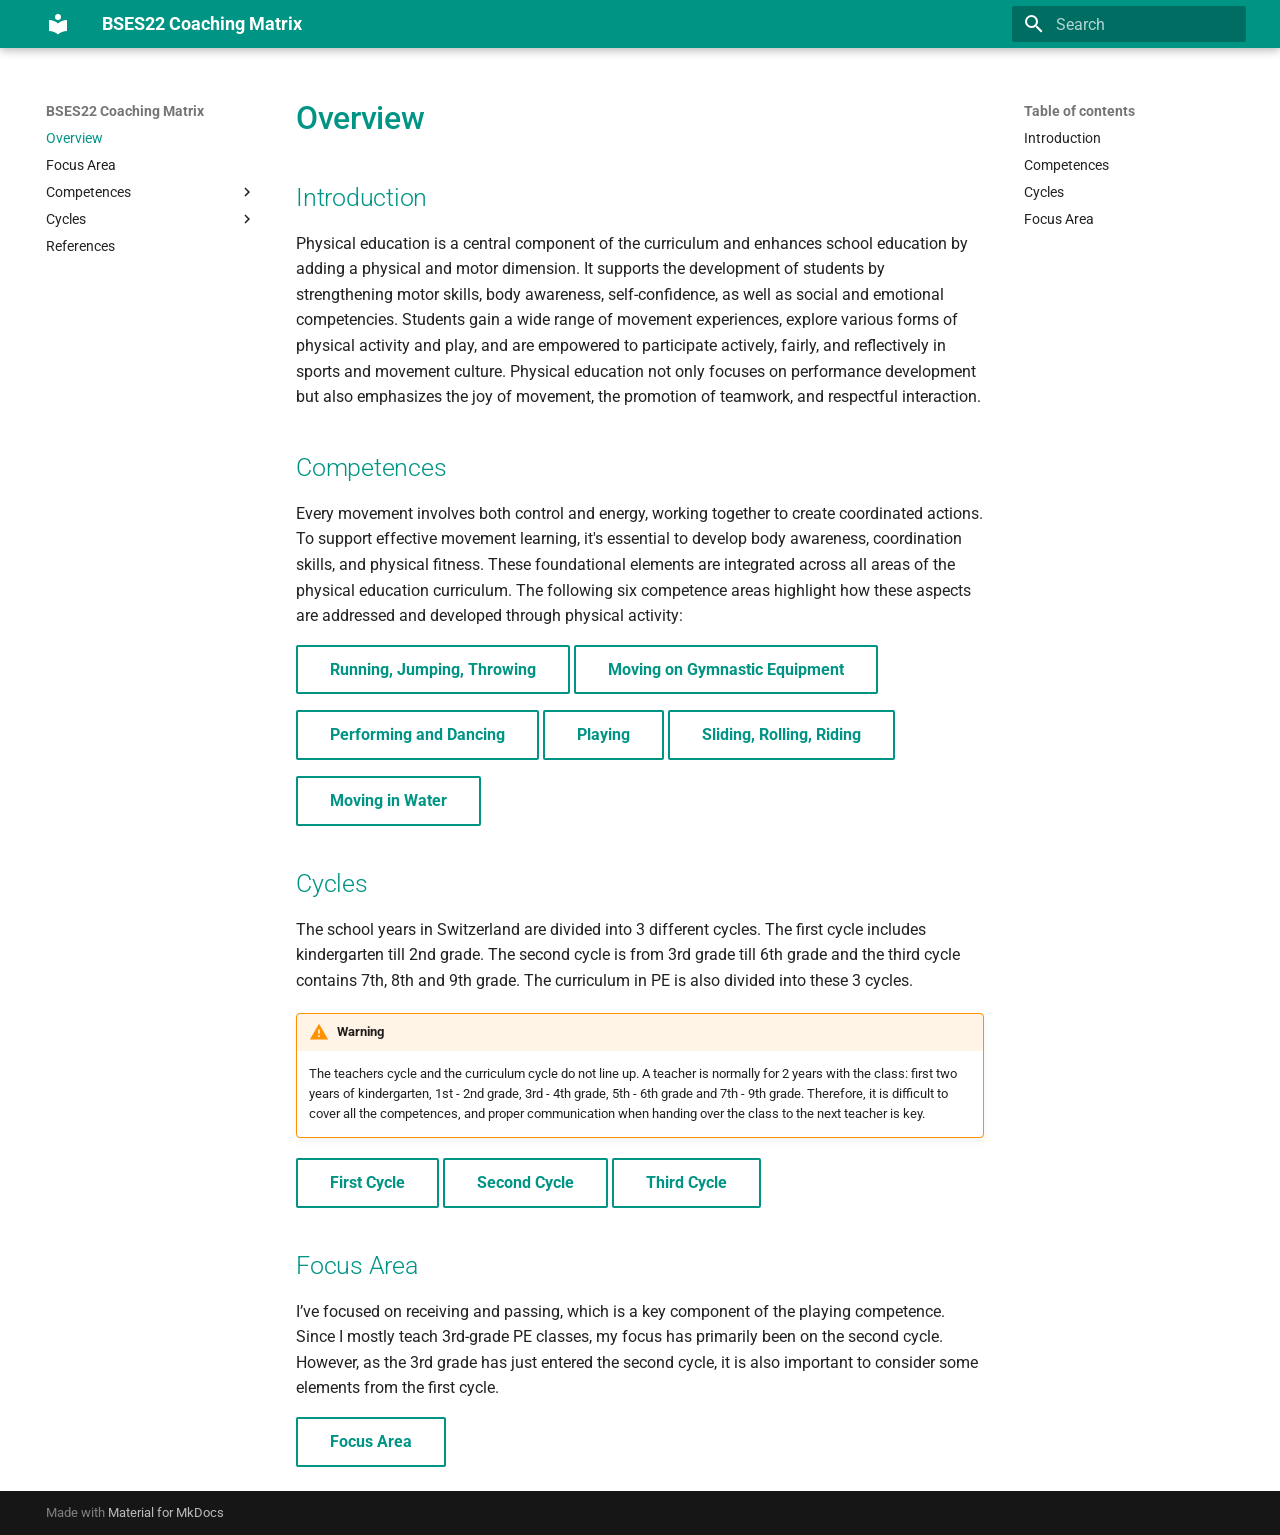
<file: index.html>
<!doctype html>
<html lang="en" class="no-js">
  <head>
    
      <meta charset="utf-8">
      <meta name="viewport" content="width=device-width,initial-scale=1">
      
      
      
      
      
        <link rel="next" href="Focus_Area/">
      
      
      <link rel="icon" href="assets/images/favicon.png">
      <meta name="generator" content="mkdocs-1.6.1, mkdocs-material-9.6.15">
    
    
      
        <title>BSES22 Coaching Matrix</title>
      
    
    
      <link rel="stylesheet" href="assets/stylesheets/main.342714a4.min.css">
      
        
        <link rel="stylesheet" href="assets/stylesheets/palette.06af60db.min.css">
      
      


    
    
      
    
    
      
        
        
        <link rel="preconnect" href="https://fonts.gstatic.com" crossorigin>
        <link rel="stylesheet" href="https://fonts.googleapis.com/css?family=Roboto:300,300i,400,400i,700,700i%7CRoboto+Mono:400,400i,700,700i&display=fallback">
        <style>:root{--md-text-font:"Roboto";--md-code-font:"Roboto Mono"}</style>
      
    
    
      <link rel="stylesheet" href="assets/css/extra.css">
    
    <script>__md_scope=new URL(".",location),__md_hash=e=>[...e].reduce(((e,_)=>(e<<5)-e+_.charCodeAt(0)),0),__md_get=(e,_=localStorage,t=__md_scope)=>JSON.parse(_.getItem(t.pathname+"."+e)),__md_set=(e,_,t=localStorage,a=__md_scope)=>{try{t.setItem(a.pathname+"."+e,JSON.stringify(_))}catch(e){}}</script>
    
      

    
    
    
  </head>
  
  
    
    
    
    
    
    <body dir="ltr" data-md-color-scheme="default" data-md-color-primary="teal" data-md-color-accent="teal">
  
    
    <input class="md-toggle" data-md-toggle="drawer" type="checkbox" id="__drawer" autocomplete="off">
    <input class="md-toggle" data-md-toggle="search" type="checkbox" id="__search" autocomplete="off">
    <label class="md-overlay" for="__drawer"></label>
    <div data-md-component="skip">
      
        
        <a href="#introduction" class="md-skip">
          Skip to content
        </a>
      
    </div>
    <div data-md-component="announce">
      
    </div>
    
    
      

  

<header class="md-header md-header--shadow" data-md-component="header">
  <nav class="md-header__inner md-grid" aria-label="Header">
    <a href="." title="BSES22 Coaching Matrix" class="md-header__button md-logo" aria-label="BSES22 Coaching Matrix" data-md-component="logo">
      
  
  <svg xmlns="http://www.w3.org/2000/svg" viewBox="0 0 24 24"><path d="M12 8a3 3 0 0 0 3-3 3 3 0 0 0-3-3 3 3 0 0 0-3 3 3 3 0 0 0 3 3m0 3.54C9.64 9.35 6.5 8 3 8v11c3.5 0 6.64 1.35 9 3.54 2.36-2.19 5.5-3.54 9-3.54V8c-3.5 0-6.64 1.35-9 3.54"/></svg>

    </a>
    <label class="md-header__button md-icon" for="__drawer">
      
      <svg xmlns="http://www.w3.org/2000/svg" viewBox="0 0 24 24"><path d="M3 6h18v2H3zm0 5h18v2H3zm0 5h18v2H3z"/></svg>
    </label>
    <div class="md-header__title" data-md-component="header-title">
      <div class="md-header__ellipsis">
        <div class="md-header__topic">
          <span class="md-ellipsis">
            BSES22 Coaching Matrix
          </span>
        </div>
        <div class="md-header__topic" data-md-component="header-topic">
          <span class="md-ellipsis">
            
              Overview
            
          </span>
        </div>
      </div>
    </div>
    
      
    
    
    
    
      
      
        <label class="md-header__button md-icon" for="__search">
          
          <svg xmlns="http://www.w3.org/2000/svg" viewBox="0 0 24 24"><path d="M9.5 3A6.5 6.5 0 0 1 16 9.5c0 1.61-.59 3.09-1.56 4.23l.27.27h.79l5 5-1.5 1.5-5-5v-.79l-.27-.27A6.52 6.52 0 0 1 9.5 16 6.5 6.5 0 0 1 3 9.5 6.5 6.5 0 0 1 9.5 3m0 2C7 5 5 7 5 9.5S7 14 9.5 14 14 12 14 9.5 12 5 9.5 5"/></svg>
        </label>
        <div class="md-search" data-md-component="search" role="dialog">
  <label class="md-search__overlay" for="__search"></label>
  <div class="md-search__inner" role="search">
    <form class="md-search__form" name="search">
      <input type="text" class="md-search__input" name="query" aria-label="Search" placeholder="Search" autocapitalize="off" autocorrect="off" autocomplete="off" spellcheck="false" data-md-component="search-query" required>
      <label class="md-search__icon md-icon" for="__search">
        
        <svg xmlns="http://www.w3.org/2000/svg" viewBox="0 0 24 24"><path d="M9.5 3A6.5 6.5 0 0 1 16 9.5c0 1.61-.59 3.09-1.56 4.23l.27.27h.79l5 5-1.5 1.5-5-5v-.79l-.27-.27A6.52 6.52 0 0 1 9.5 16 6.5 6.5 0 0 1 3 9.5 6.5 6.5 0 0 1 9.5 3m0 2C7 5 5 7 5 9.5S7 14 9.5 14 14 12 14 9.5 12 5 9.5 5"/></svg>
        
        <svg xmlns="http://www.w3.org/2000/svg" viewBox="0 0 24 24"><path d="M20 11v2H8l5.5 5.5-1.42 1.42L4.16 12l7.92-7.92L13.5 5.5 8 11z"/></svg>
      </label>
      <nav class="md-search__options" aria-label="Search">
        
        <button type="reset" class="md-search__icon md-icon" title="Clear" aria-label="Clear" tabindex="-1">
          
          <svg xmlns="http://www.w3.org/2000/svg" viewBox="0 0 24 24"><path d="M19 6.41 17.59 5 12 10.59 6.41 5 5 6.41 10.59 12 5 17.59 6.41 19 12 13.41 17.59 19 19 17.59 13.41 12z"/></svg>
        </button>
      </nav>
      
    </form>
    <div class="md-search__output">
      <div class="md-search__scrollwrap" tabindex="0" data-md-scrollfix>
        <div class="md-search-result" data-md-component="search-result">
          <div class="md-search-result__meta">
            Initializing search
          </div>
          <ol class="md-search-result__list" role="presentation"></ol>
        </div>
      </div>
    </div>
  </div>
</div>
      
    
    
  </nav>
  
</header>
    
    <div class="md-container" data-md-component="container">
      
      
        
          
        
      
      <main class="md-main" data-md-component="main">
        <div class="md-main__inner md-grid">
          
            
              
              <div class="md-sidebar md-sidebar--primary" data-md-component="sidebar" data-md-type="navigation" >
                <div class="md-sidebar__scrollwrap">
                  <div class="md-sidebar__inner">
                    



<nav class="md-nav md-nav--primary" aria-label="Navigation" data-md-level="0">
  <label class="md-nav__title" for="__drawer">
    <a href="." title="BSES22 Coaching Matrix" class="md-nav__button md-logo" aria-label="BSES22 Coaching Matrix" data-md-component="logo">
      
  
  <svg xmlns="http://www.w3.org/2000/svg" viewBox="0 0 24 24"><path d="M12 8a3 3 0 0 0 3-3 3 3 0 0 0-3-3 3 3 0 0 0-3 3 3 3 0 0 0 3 3m0 3.54C9.64 9.35 6.5 8 3 8v11c3.5 0 6.64 1.35 9 3.54 2.36-2.19 5.5-3.54 9-3.54V8c-3.5 0-6.64 1.35-9 3.54"/></svg>

    </a>
    BSES22 Coaching Matrix
  </label>
  
  <ul class="md-nav__list" data-md-scrollfix>
    
      
      
  
  
    
  
  
  
    <li class="md-nav__item md-nav__item--active">
      
      <input class="md-nav__toggle md-toggle" type="checkbox" id="__toc">
      
      
      
        <label class="md-nav__link md-nav__link--active" for="__toc">
          
  
  
  <span class="md-ellipsis">
    Overview
    
  </span>
  

          <span class="md-nav__icon md-icon"></span>
        </label>
      
      <a href="." class="md-nav__link md-nav__link--active">
        
  
  
  <span class="md-ellipsis">
    Overview
    
  </span>
  

      </a>
      
        

<nav class="md-nav md-nav--secondary" aria-label="Table of contents">
  
  
  
  
    <label class="md-nav__title" for="__toc">
      <span class="md-nav__icon md-icon"></span>
      Table of contents
    </label>
    <ul class="md-nav__list" data-md-component="toc" data-md-scrollfix>
      
        <li class="md-nav__item">
  <a href="#introduction" class="md-nav__link">
    <span class="md-ellipsis">
      Introduction
    </span>
  </a>
  
</li>
      
        <li class="md-nav__item">
  <a href="#competences" class="md-nav__link">
    <span class="md-ellipsis">
      Competences
    </span>
  </a>
  
</li>
      
        <li class="md-nav__item">
  <a href="#cycles" class="md-nav__link">
    <span class="md-ellipsis">
      Cycles
    </span>
  </a>
  
</li>
      
        <li class="md-nav__item">
  <a href="#focus-area" class="md-nav__link">
    <span class="md-ellipsis">
      Focus Area
    </span>
  </a>
  
</li>
      
    </ul>
  
</nav>
      
    </li>
  

    
      
      
  
  
  
  
    <li class="md-nav__item">
      <a href="Focus_Area/" class="md-nav__link">
        
  
  
  <span class="md-ellipsis">
    Focus Area
    
  </span>
  

      </a>
    </li>
  

    
      
      
  
  
  
  
    
    
    
    
    
    <li class="md-nav__item md-nav__item--nested">
      
        
        
        <input class="md-nav__toggle md-toggle " type="checkbox" id="__nav_3" >
        
          
          <label class="md-nav__link" for="__nav_3" id="__nav_3_label" tabindex="0">
            
  
  
  <span class="md-ellipsis">
    Competences
    
  </span>
  

            <span class="md-nav__icon md-icon"></span>
          </label>
        
        <nav class="md-nav" data-md-level="1" aria-labelledby="__nav_3_label" aria-expanded="false">
          <label class="md-nav__title" for="__nav_3">
            <span class="md-nav__icon md-icon"></span>
            Competences
          </label>
          <ul class="md-nav__list" data-md-scrollfix>
            
              
                
  
  
  
  
    <li class="md-nav__item">
      <a href="Competences/Running_Jumping_Throwing/" class="md-nav__link">
        
  
  
  <span class="md-ellipsis">
    Running Jumping Throwing
    
  </span>
  

      </a>
    </li>
  

              
            
              
                
  
  
  
  
    <li class="md-nav__item">
      <a href="Competences/Moving_on_Gymnastic_Equipment/" class="md-nav__link">
        
  
  
  <span class="md-ellipsis">
    Moving on Gymnastic Equipment
    
  </span>
  

      </a>
    </li>
  

              
            
              
                
  
  
  
  
    <li class="md-nav__item">
      <a href="Competences/Performing_and_Dancing/" class="md-nav__link">
        
  
  
  <span class="md-ellipsis">
    Performing and Dancing
    
  </span>
  

      </a>
    </li>
  

              
            
              
                
  
  
  
  
    <li class="md-nav__item">
      <a href="Competences/Playing/" class="md-nav__link">
        
  
  
  <span class="md-ellipsis">
    Playing
    
  </span>
  

      </a>
    </li>
  

              
            
              
                
  
  
  
  
    <li class="md-nav__item">
      <a href="Competences/Sliding_Rolling_Riding/" class="md-nav__link">
        
  
  
  <span class="md-ellipsis">
    Sliding Rolling Riding
    
  </span>
  

      </a>
    </li>
  

              
            
              
                
  
  
  
  
    <li class="md-nav__item">
      <a href="Competences/Moving_in_Water/" class="md-nav__link">
        
  
  
  <span class="md-ellipsis">
    Moving in Water
    
  </span>
  

      </a>
    </li>
  

              
            
          </ul>
        </nav>
      
    </li>
  

    
      
      
  
  
  
  
    
    
    
    
    
    <li class="md-nav__item md-nav__item--nested">
      
        
        
        <input class="md-nav__toggle md-toggle " type="checkbox" id="__nav_4" >
        
          
          <label class="md-nav__link" for="__nav_4" id="__nav_4_label" tabindex="0">
            
  
  
  <span class="md-ellipsis">
    Cycles
    
  </span>
  

            <span class="md-nav__icon md-icon"></span>
          </label>
        
        <nav class="md-nav" data-md-level="1" aria-labelledby="__nav_4_label" aria-expanded="false">
          <label class="md-nav__title" for="__nav_4">
            <span class="md-nav__icon md-icon"></span>
            Cycles
          </label>
          <ul class="md-nav__list" data-md-scrollfix>
            
              
                
  
  
  
  
    <li class="md-nav__item">
      <a href="Cycles/1st_Cycle/" class="md-nav__link">
        
  
  
  <span class="md-ellipsis">
    1st Cycle
    
  </span>
  

      </a>
    </li>
  

              
            
              
                
  
  
  
  
    <li class="md-nav__item">
      <a href="Cycles/2nd_Cycle/" class="md-nav__link">
        
  
  
  <span class="md-ellipsis">
    2nd Cycle
    
  </span>
  

      </a>
    </li>
  

              
            
              
                
  
  
  
  
    <li class="md-nav__item">
      <a href="Cycles/3rd_Cycle/" class="md-nav__link">
        
  
  
  <span class="md-ellipsis">
    3rd Cycle
    
  </span>
  

      </a>
    </li>
  

              
            
          </ul>
        </nav>
      
    </li>
  

    
      
      
  
  
  
  
    <li class="md-nav__item">
      <a href="References/" class="md-nav__link">
        
  
  
  <span class="md-ellipsis">
    References
    
  </span>
  

      </a>
    </li>
  

    
  </ul>
</nav>
                  </div>
                </div>
              </div>
            
            
              
              <div class="md-sidebar md-sidebar--secondary" data-md-component="sidebar" data-md-type="toc" >
                <div class="md-sidebar__scrollwrap">
                  <div class="md-sidebar__inner">
                    

<nav class="md-nav md-nav--secondary" aria-label="Table of contents">
  
  
  
  
    <label class="md-nav__title" for="__toc">
      <span class="md-nav__icon md-icon"></span>
      Table of contents
    </label>
    <ul class="md-nav__list" data-md-component="toc" data-md-scrollfix>
      
        <li class="md-nav__item">
  <a href="#introduction" class="md-nav__link">
    <span class="md-ellipsis">
      Introduction
    </span>
  </a>
  
</li>
      
        <li class="md-nav__item">
  <a href="#competences" class="md-nav__link">
    <span class="md-ellipsis">
      Competences
    </span>
  </a>
  
</li>
      
        <li class="md-nav__item">
  <a href="#cycles" class="md-nav__link">
    <span class="md-ellipsis">
      Cycles
    </span>
  </a>
  
</li>
      
        <li class="md-nav__item">
  <a href="#focus-area" class="md-nav__link">
    <span class="md-ellipsis">
      Focus Area
    </span>
  </a>
  
</li>
      
    </ul>
  
</nav>
                  </div>
                </div>
              </div>
            
          
          
            <div class="md-content" data-md-component="content">
              <article class="md-content__inner md-typeset">
                
                  



<h1 style="font-weight: 500; color: var(--md-primary-fg-color)">Overview</h1>

<h2 id="introduction">Introduction</h2>
<p>Physical education is a central component of the curriculum and enhances school education by adding a physical and motor dimension. It supports the development of students by strengthening motor skills, body awareness, self-confidence, as well as social and emotional competencies. Students gain a wide range of movement experiences, explore various forms of physical activity and play, and are empowered to participate actively, fairly, and reflectively in sports and movement culture. Physical education not only focuses on performance development but also emphasizes the joy of movement, the promotion of teamwork, and respectful interaction.</p>
<h2 id="competences">Competences</h2>
<p>Every movement involves both control and energy, working together to create coordinated actions. To support effective movement learning, it's essential to develop body awareness, coordination skills, and physical fitness. These foundational elements are integrated across all areas of the physical education curriculum. The following six competence areas highlight how these aspects are addressed and developed through physical activity:</p>
<p><a class="md-button" href="Competences/Running_Jumping_Throwing/">Running, Jumping, Throwing</a>
<a class="md-button" href="Competences/Moving_on_Gymnastic_Equipment/">Moving on Gymnastic Equipment</a></p>
<p><a class="md-button" href="Competences/Performing_and_Dancing/">Performing and Dancing</a>
<a class="md-button" href="Competences/Playing/">Playing</a>
<a class="md-button" href="Competences/Sliding_Rolling_Riding/">Sliding, Rolling, Riding</a></p>
<p><a class="md-button" href="Competences/Moving_in_Water/">Moving in Water</a></p>
<h2 id="cycles">Cycles</h2>
<p>The school years in Switzerland are divided into 3 different cycles. The first cycle includes kindergarten till 2nd grade. The second cycle is from 3rd grade till 6th grade and the third cycle contains 7th, 8th and 9th grade. The curriculum in PE is also divided into these 3 cycles. </p>
<div class="admonition warning">
<p class="admonition-title">Warning</p>
<p>The teachers cycle and the curriculum cycle do not line up.
A teacher is normally for 2 years with the class: first two years of kindergarten, 1st - 2nd grade, 3rd - 4th grade, 5th - 6th grade and 7th - 9th grade.
Therefore, it is difficult to cover all the competences, and proper communication when handing over the class to the next teacher is key.</p>
</div>
<p><a class="md-button" href="Cycles/1st_Cycle/">First Cycle</a>
<a class="md-button" href="Cycles/2nd_Cycle/">Second Cycle</a>
<a class="md-button" href="Cycles/3rd_Cycle/">Third Cycle</a></p>
<h2 id="focus-area">Focus Area</h2>
<p>I’ve focused on receiving and passing, which is a key component of the playing competence. Since I mostly teach 3rd-grade PE classes, my focus has primarily been on the second cycle. However, as the 3rd grade has just entered the second cycle, it is also important to consider some elements from the first cycle. </p>
<p><a class="md-button" href="Focus_Area/">Focus Area</a></p>












                
              </article>
            </div>
          
          
<script>var target=document.getElementById(location.hash.slice(1));target&&target.name&&(target.checked=target.name.startsWith("__tabbed_"))</script>
        </div>
        
      </main>
      
        <footer class="md-footer">
  
  <div class="md-footer-meta md-typeset">
    <div class="md-footer-meta__inner md-grid">
      <div class="md-copyright">
  
  
    Made with
    <a href="https://squidfunk.github.io/mkdocs-material/" target="_blank" rel="noopener">
      Material for MkDocs
    </a>
  
</div>
      
    </div>
  </div>
</footer>
      
    </div>
    <div class="md-dialog" data-md-component="dialog">
      <div class="md-dialog__inner md-typeset"></div>
    </div>
    
    
    
      
      <script id="__config" type="application/json">{"base": ".", "features": [], "search": "assets/javascripts/workers/search.d50fe291.min.js", "tags": null, "translations": {"clipboard.copied": "Copied to clipboard", "clipboard.copy": "Copy to clipboard", "search.result.more.one": "1 more on this page", "search.result.more.other": "# more on this page", "search.result.none": "No matching documents", "search.result.one": "1 matching document", "search.result.other": "# matching documents", "search.result.placeholder": "Type to start searching", "search.result.term.missing": "Missing", "select.version": "Select version"}, "version": null}</script>
    
    
      <script src="assets/javascripts/bundle.56ea9cef.min.js"></script>
      
    
  </body>
</html>
</file>
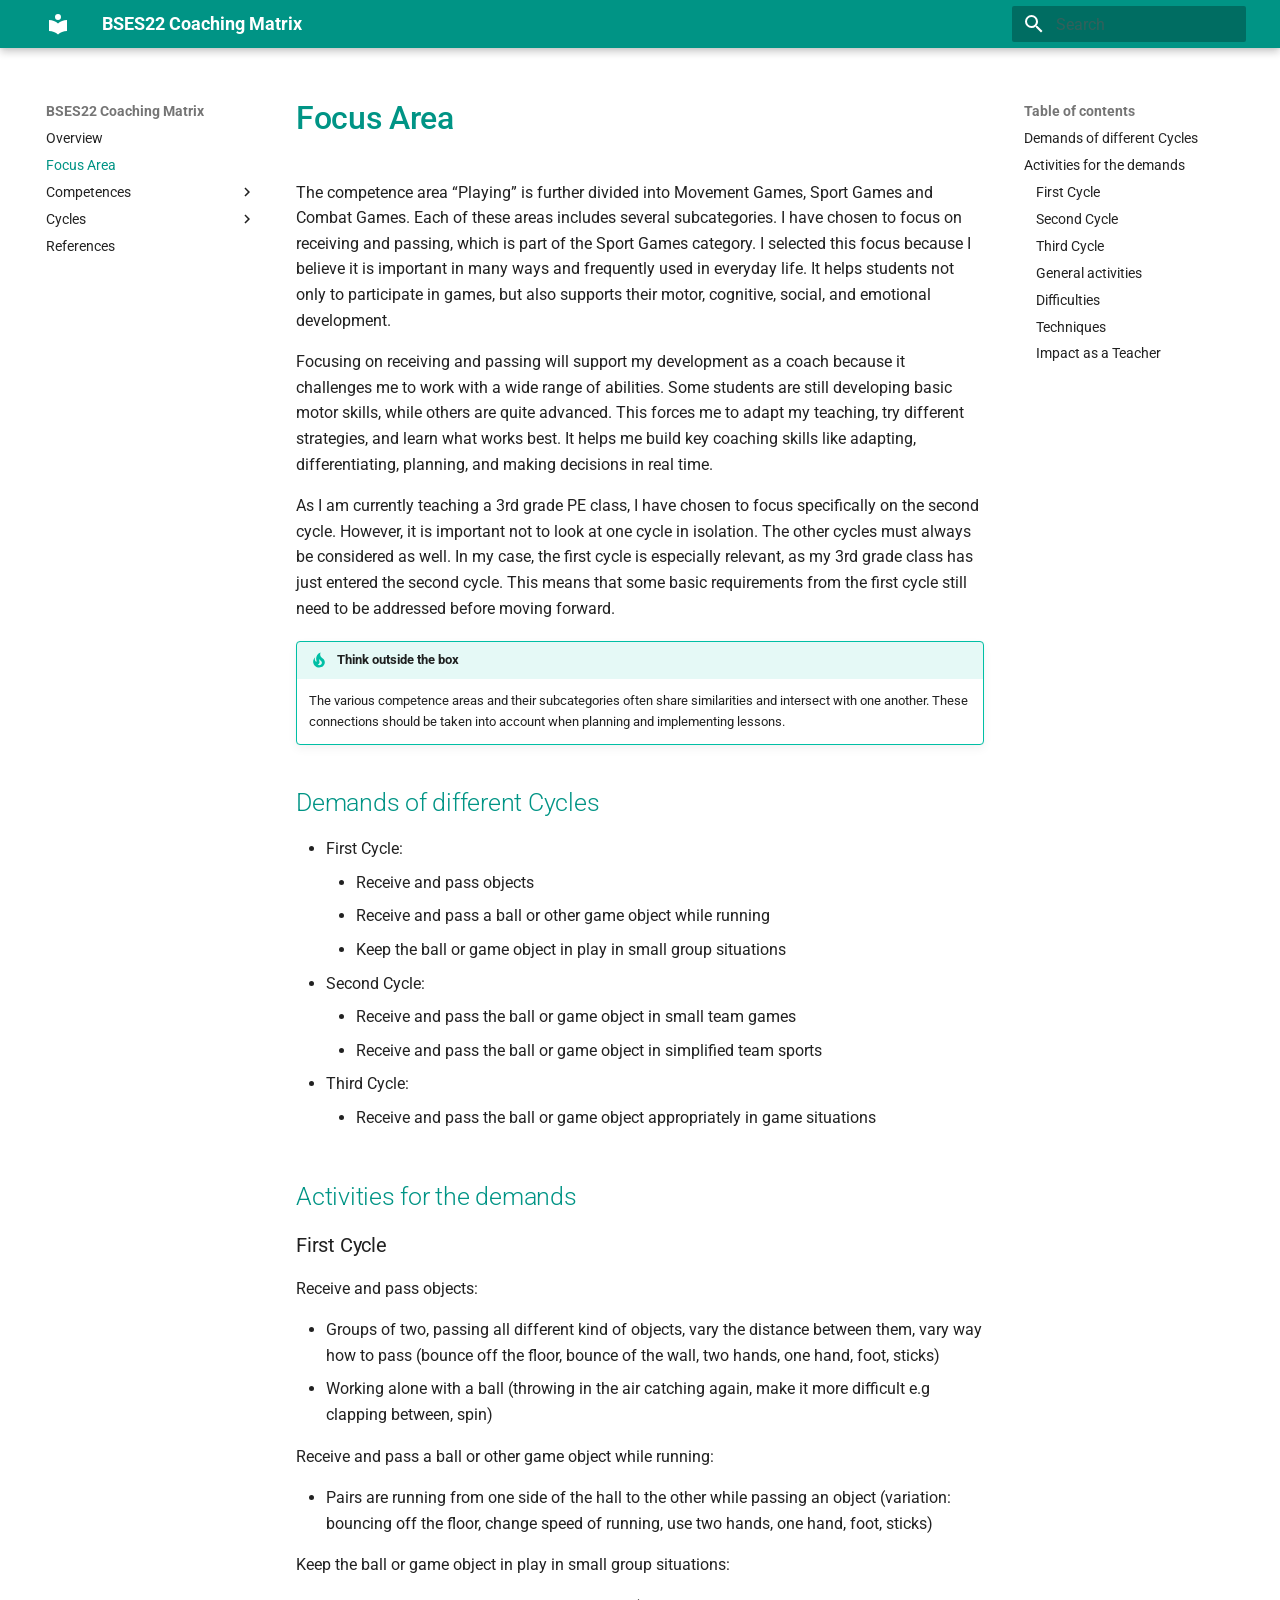
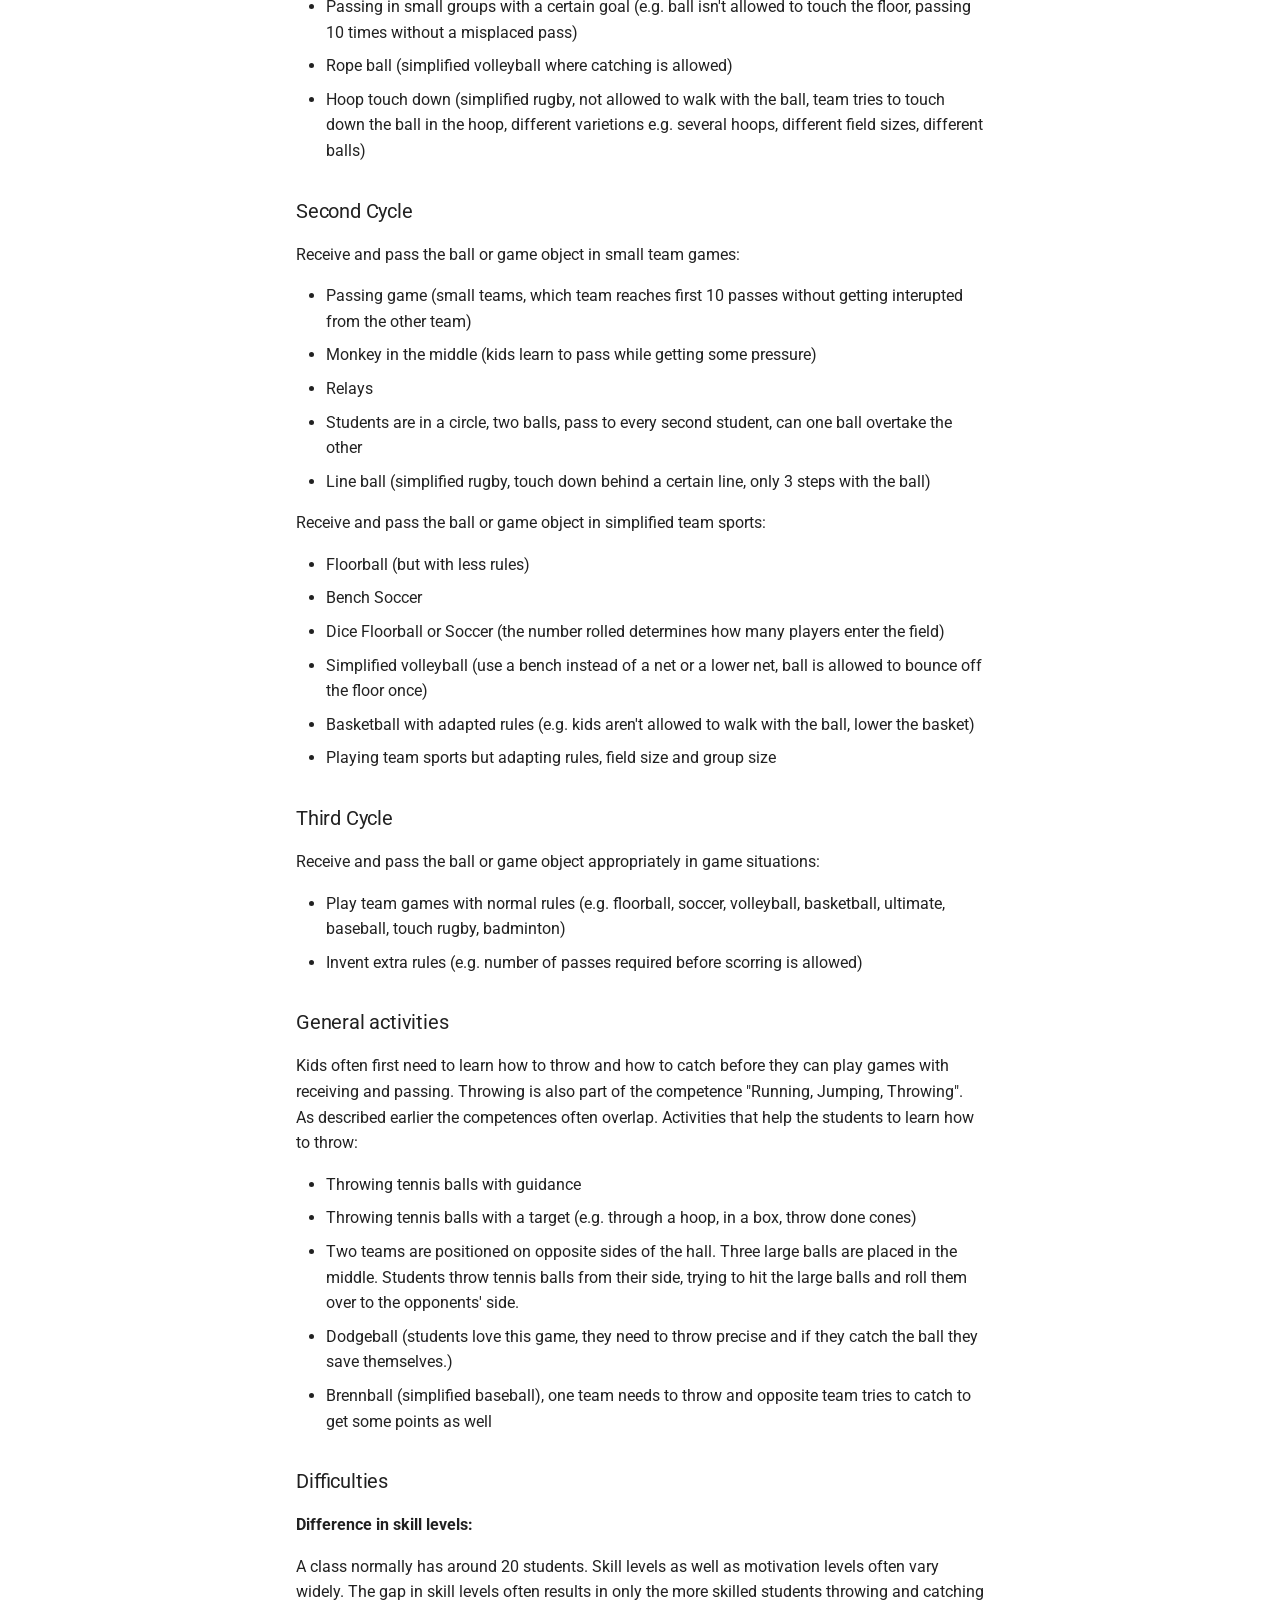
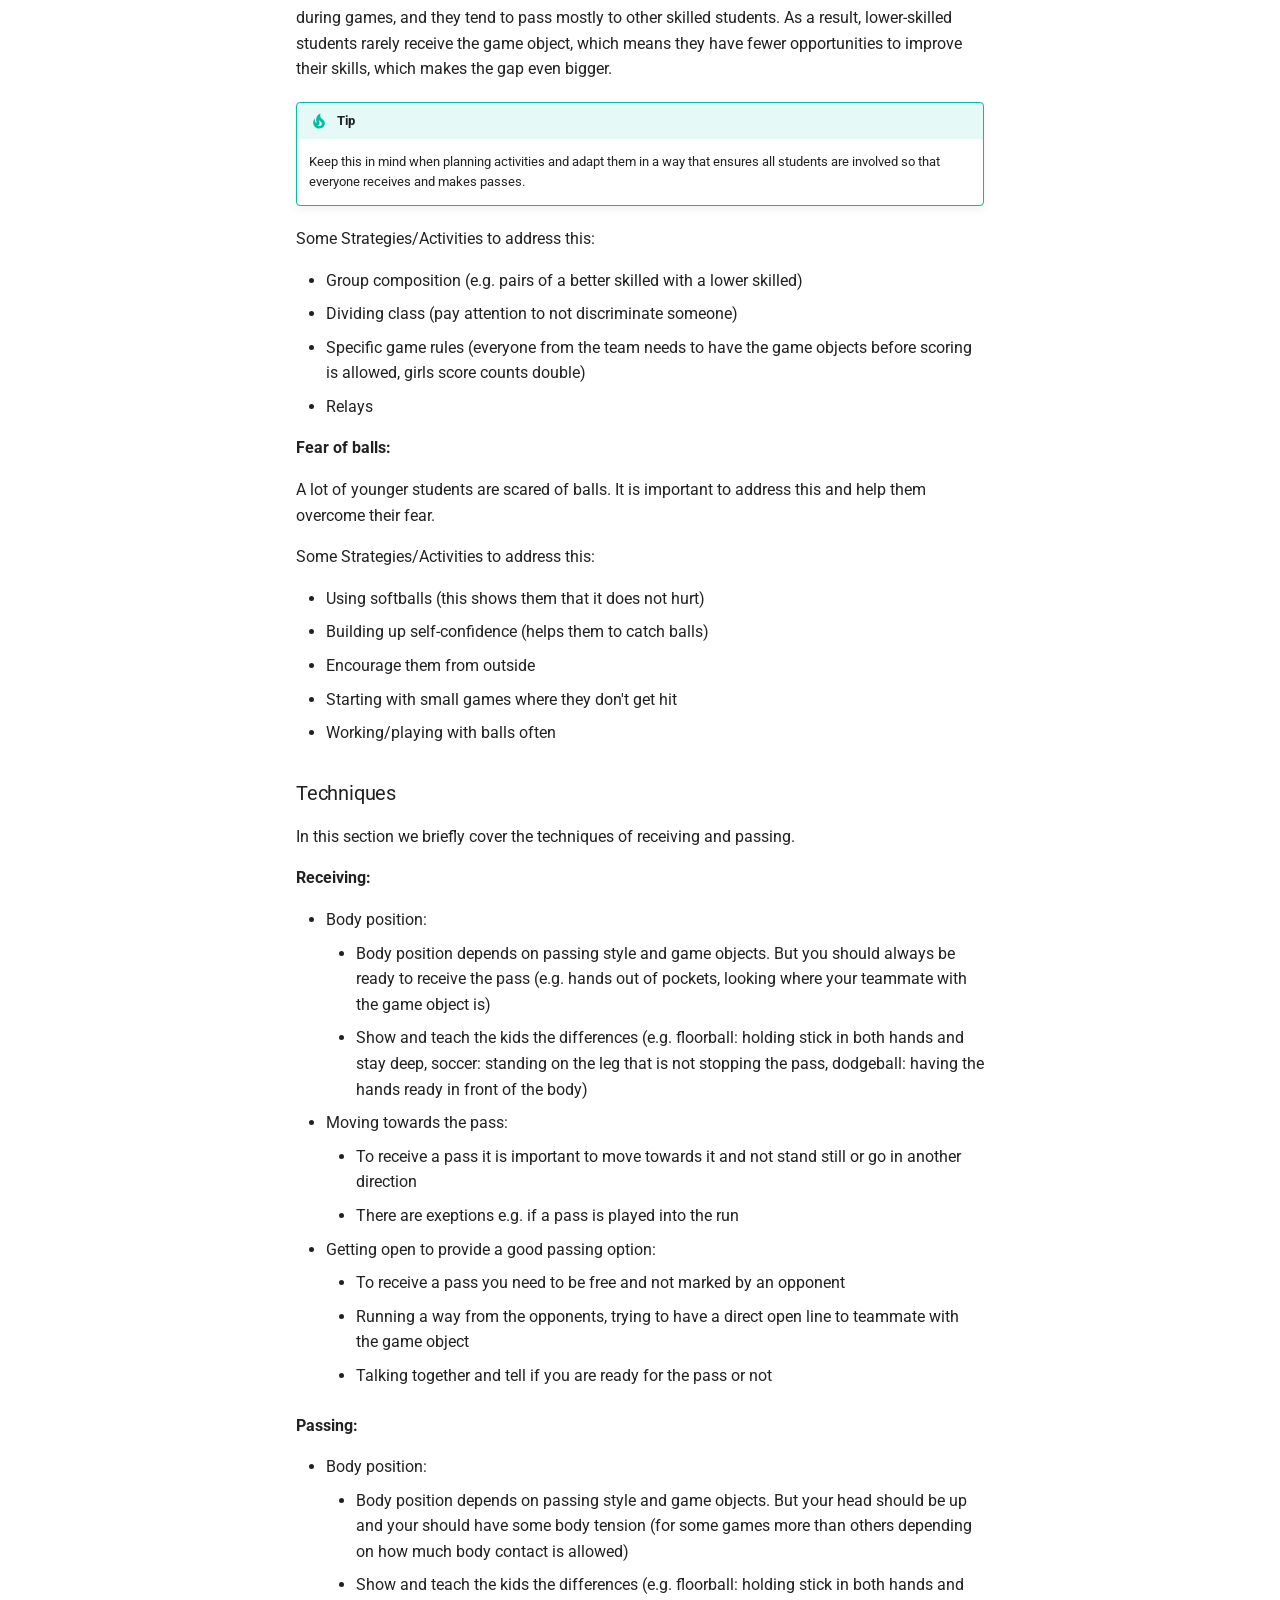
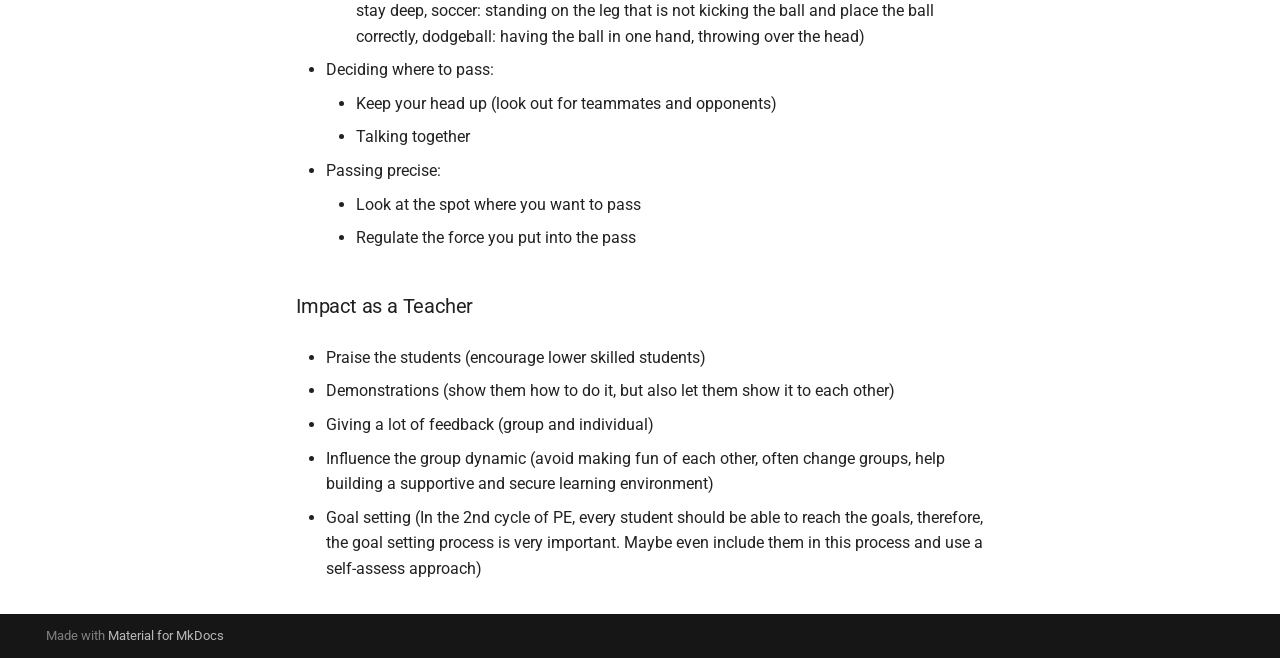
<file: Focus_Area/index.html>
<!doctype html>
<html lang="en" class="no-js">
  <head>
    
      <meta charset="utf-8">
      <meta name="viewport" content="width=device-width,initial-scale=1">
      
      
      
      
        <link rel="prev" href="..">
      
      
        <link rel="next" href="../Competences/Running_Jumping_Throwing/">
      
      
      <link rel="icon" href="../assets/images/favicon.png">
      <meta name="generator" content="mkdocs-1.6.1, mkdocs-material-9.6.15">
    
    
      
        <title>Focus Area - BSES22 Coaching Matrix</title>
      
    
    
      <link rel="stylesheet" href="../assets/stylesheets/main.342714a4.min.css">
      
        
        <link rel="stylesheet" href="../assets/stylesheets/palette.06af60db.min.css">
      
      


    
    
      
    
    
      
        
        
        <link rel="preconnect" href="https://fonts.gstatic.com" crossorigin>
        <link rel="stylesheet" href="https://fonts.googleapis.com/css?family=Roboto:300,300i,400,400i,700,700i%7CRoboto+Mono:400,400i,700,700i&display=fallback">
        <style>:root{--md-text-font:"Roboto";--md-code-font:"Roboto Mono"}</style>
      
    
    
      <link rel="stylesheet" href="../assets/css/extra.css">
    
    <script>__md_scope=new URL("..",location),__md_hash=e=>[...e].reduce(((e,_)=>(e<<5)-e+_.charCodeAt(0)),0),__md_get=(e,_=localStorage,t=__md_scope)=>JSON.parse(_.getItem(t.pathname+"."+e)),__md_set=(e,_,t=localStorage,a=__md_scope)=>{try{t.setItem(a.pathname+"."+e,JSON.stringify(_))}catch(e){}}</script>
    
      

    
    
    
  </head>
  
  
    
    
    
    
    
    <body dir="ltr" data-md-color-scheme="default" data-md-color-primary="teal" data-md-color-accent="teal">
  
    
    <input class="md-toggle" data-md-toggle="drawer" type="checkbox" id="__drawer" autocomplete="off">
    <input class="md-toggle" data-md-toggle="search" type="checkbox" id="__search" autocomplete="off">
    <label class="md-overlay" for="__drawer"></label>
    <div data-md-component="skip">
      
        
        <a href="#demands-of-different-cycles" class="md-skip">
          Skip to content
        </a>
      
    </div>
    <div data-md-component="announce">
      
    </div>
    
    
      

  

<header class="md-header md-header--shadow" data-md-component="header">
  <nav class="md-header__inner md-grid" aria-label="Header">
    <a href=".." title="BSES22 Coaching Matrix" class="md-header__button md-logo" aria-label="BSES22 Coaching Matrix" data-md-component="logo">
      
  
  <svg xmlns="http://www.w3.org/2000/svg" viewBox="0 0 24 24"><path d="M12 8a3 3 0 0 0 3-3 3 3 0 0 0-3-3 3 3 0 0 0-3 3 3 3 0 0 0 3 3m0 3.54C9.64 9.35 6.5 8 3 8v11c3.5 0 6.64 1.35 9 3.54 2.36-2.19 5.5-3.54 9-3.54V8c-3.5 0-6.64 1.35-9 3.54"/></svg>

    </a>
    <label class="md-header__button md-icon" for="__drawer">
      
      <svg xmlns="http://www.w3.org/2000/svg" viewBox="0 0 24 24"><path d="M3 6h18v2H3zm0 5h18v2H3zm0 5h18v2H3z"/></svg>
    </label>
    <div class="md-header__title" data-md-component="header-title">
      <div class="md-header__ellipsis">
        <div class="md-header__topic">
          <span class="md-ellipsis">
            BSES22 Coaching Matrix
          </span>
        </div>
        <div class="md-header__topic" data-md-component="header-topic">
          <span class="md-ellipsis">
            
              Focus Area
            
          </span>
        </div>
      </div>
    </div>
    
      
    
    
    
    
      
      
        <label class="md-header__button md-icon" for="__search">
          
          <svg xmlns="http://www.w3.org/2000/svg" viewBox="0 0 24 24"><path d="M9.5 3A6.5 6.5 0 0 1 16 9.5c0 1.61-.59 3.09-1.56 4.23l.27.27h.79l5 5-1.5 1.5-5-5v-.79l-.27-.27A6.52 6.52 0 0 1 9.5 16 6.5 6.5 0 0 1 3 9.5 6.5 6.5 0 0 1 9.5 3m0 2C7 5 5 7 5 9.5S7 14 9.5 14 14 12 14 9.5 12 5 9.5 5"/></svg>
        </label>
        <div class="md-search" data-md-component="search" role="dialog">
  <label class="md-search__overlay" for="__search"></label>
  <div class="md-search__inner" role="search">
    <form class="md-search__form" name="search">
      <input type="text" class="md-search__input" name="query" aria-label="Search" placeholder="Search" autocapitalize="off" autocorrect="off" autocomplete="off" spellcheck="false" data-md-component="search-query" required>
      <label class="md-search__icon md-icon" for="__search">
        
        <svg xmlns="http://www.w3.org/2000/svg" viewBox="0 0 24 24"><path d="M9.5 3A6.5 6.5 0 0 1 16 9.5c0 1.61-.59 3.09-1.56 4.23l.27.27h.79l5 5-1.5 1.5-5-5v-.79l-.27-.27A6.52 6.52 0 0 1 9.5 16 6.5 6.5 0 0 1 3 9.5 6.5 6.5 0 0 1 9.5 3m0 2C7 5 5 7 5 9.5S7 14 9.5 14 14 12 14 9.5 12 5 9.5 5"/></svg>
        
        <svg xmlns="http://www.w3.org/2000/svg" viewBox="0 0 24 24"><path d="M20 11v2H8l5.5 5.5-1.42 1.42L4.16 12l7.92-7.92L13.5 5.5 8 11z"/></svg>
      </label>
      <nav class="md-search__options" aria-label="Search">
        
        <button type="reset" class="md-search__icon md-icon" title="Clear" aria-label="Clear" tabindex="-1">
          
          <svg xmlns="http://www.w3.org/2000/svg" viewBox="0 0 24 24"><path d="M19 6.41 17.59 5 12 10.59 6.41 5 5 6.41 10.59 12 5 17.59 6.41 19 12 13.41 17.59 19 19 17.59 13.41 12z"/></svg>
        </button>
      </nav>
      
    </form>
    <div class="md-search__output">
      <div class="md-search__scrollwrap" tabindex="0" data-md-scrollfix>
        <div class="md-search-result" data-md-component="search-result">
          <div class="md-search-result__meta">
            Initializing search
          </div>
          <ol class="md-search-result__list" role="presentation"></ol>
        </div>
      </div>
    </div>
  </div>
</div>
      
    
    
  </nav>
  
</header>
    
    <div class="md-container" data-md-component="container">
      
      
        
          
        
      
      <main class="md-main" data-md-component="main">
        <div class="md-main__inner md-grid">
          
            
              
              <div class="md-sidebar md-sidebar--primary" data-md-component="sidebar" data-md-type="navigation" >
                <div class="md-sidebar__scrollwrap">
                  <div class="md-sidebar__inner">
                    



<nav class="md-nav md-nav--primary" aria-label="Navigation" data-md-level="0">
  <label class="md-nav__title" for="__drawer">
    <a href=".." title="BSES22 Coaching Matrix" class="md-nav__button md-logo" aria-label="BSES22 Coaching Matrix" data-md-component="logo">
      
  
  <svg xmlns="http://www.w3.org/2000/svg" viewBox="0 0 24 24"><path d="M12 8a3 3 0 0 0 3-3 3 3 0 0 0-3-3 3 3 0 0 0-3 3 3 3 0 0 0 3 3m0 3.54C9.64 9.35 6.5 8 3 8v11c3.5 0 6.64 1.35 9 3.54 2.36-2.19 5.5-3.54 9-3.54V8c-3.5 0-6.64 1.35-9 3.54"/></svg>

    </a>
    BSES22 Coaching Matrix
  </label>
  
  <ul class="md-nav__list" data-md-scrollfix>
    
      
      
  
  
  
  
    <li class="md-nav__item">
      <a href=".." class="md-nav__link">
        
  
  
  <span class="md-ellipsis">
    Overview
    
  </span>
  

      </a>
    </li>
  

    
      
      
  
  
    
  
  
  
    <li class="md-nav__item md-nav__item--active">
      
      <input class="md-nav__toggle md-toggle" type="checkbox" id="__toc">
      
      
      
        <label class="md-nav__link md-nav__link--active" for="__toc">
          
  
  
  <span class="md-ellipsis">
    Focus Area
    
  </span>
  

          <span class="md-nav__icon md-icon"></span>
        </label>
      
      <a href="./" class="md-nav__link md-nav__link--active">
        
  
  
  <span class="md-ellipsis">
    Focus Area
    
  </span>
  

      </a>
      
        

<nav class="md-nav md-nav--secondary" aria-label="Table of contents">
  
  
  
  
    <label class="md-nav__title" for="__toc">
      <span class="md-nav__icon md-icon"></span>
      Table of contents
    </label>
    <ul class="md-nav__list" data-md-component="toc" data-md-scrollfix>
      
        <li class="md-nav__item">
  <a href="#demands-of-different-cycles" class="md-nav__link">
    <span class="md-ellipsis">
      Demands of different Cycles
    </span>
  </a>
  
</li>
      
        <li class="md-nav__item">
  <a href="#activities-for-the-demands" class="md-nav__link">
    <span class="md-ellipsis">
      Activities for the demands
    </span>
  </a>
  
    <nav class="md-nav" aria-label="Activities for the demands">
      <ul class="md-nav__list">
        
          <li class="md-nav__item">
  <a href="#first-cycle" class="md-nav__link">
    <span class="md-ellipsis">
      First Cycle
    </span>
  </a>
  
</li>
        
          <li class="md-nav__item">
  <a href="#second-cycle" class="md-nav__link">
    <span class="md-ellipsis">
      Second Cycle
    </span>
  </a>
  
</li>
        
          <li class="md-nav__item">
  <a href="#third-cycle" class="md-nav__link">
    <span class="md-ellipsis">
      Third Cycle
    </span>
  </a>
  
</li>
        
          <li class="md-nav__item">
  <a href="#general-activities" class="md-nav__link">
    <span class="md-ellipsis">
      General activities
    </span>
  </a>
  
</li>
        
          <li class="md-nav__item">
  <a href="#difficulties" class="md-nav__link">
    <span class="md-ellipsis">
      Difficulties
    </span>
  </a>
  
</li>
        
          <li class="md-nav__item">
  <a href="#techniques" class="md-nav__link">
    <span class="md-ellipsis">
      Techniques
    </span>
  </a>
  
</li>
        
          <li class="md-nav__item">
  <a href="#impact-as-a-teacher" class="md-nav__link">
    <span class="md-ellipsis">
      Impact as a Teacher
    </span>
  </a>
  
</li>
        
      </ul>
    </nav>
  
</li>
      
    </ul>
  
</nav>
      
    </li>
  

    
      
      
  
  
  
  
    
    
    
    
    
    <li class="md-nav__item md-nav__item--nested">
      
        
        
        <input class="md-nav__toggle md-toggle " type="checkbox" id="__nav_3" >
        
          
          <label class="md-nav__link" for="__nav_3" id="__nav_3_label" tabindex="0">
            
  
  
  <span class="md-ellipsis">
    Competences
    
  </span>
  

            <span class="md-nav__icon md-icon"></span>
          </label>
        
        <nav class="md-nav" data-md-level="1" aria-labelledby="__nav_3_label" aria-expanded="false">
          <label class="md-nav__title" for="__nav_3">
            <span class="md-nav__icon md-icon"></span>
            Competences
          </label>
          <ul class="md-nav__list" data-md-scrollfix>
            
              
                
  
  
  
  
    <li class="md-nav__item">
      <a href="../Competences/Running_Jumping_Throwing/" class="md-nav__link">
        
  
  
  <span class="md-ellipsis">
    Running Jumping Throwing
    
  </span>
  

      </a>
    </li>
  

              
            
              
                
  
  
  
  
    <li class="md-nav__item">
      <a href="../Competences/Moving_on_Gymnastic_Equipment/" class="md-nav__link">
        
  
  
  <span class="md-ellipsis">
    Moving on Gymnastic Equipment
    
  </span>
  

      </a>
    </li>
  

              
            
              
                
  
  
  
  
    <li class="md-nav__item">
      <a href="../Competences/Performing_and_Dancing/" class="md-nav__link">
        
  
  
  <span class="md-ellipsis">
    Performing and Dancing
    
  </span>
  

      </a>
    </li>
  

              
            
              
                
  
  
  
  
    <li class="md-nav__item">
      <a href="../Competences/Playing/" class="md-nav__link">
        
  
  
  <span class="md-ellipsis">
    Playing
    
  </span>
  

      </a>
    </li>
  

              
            
              
                
  
  
  
  
    <li class="md-nav__item">
      <a href="../Competences/Sliding_Rolling_Riding/" class="md-nav__link">
        
  
  
  <span class="md-ellipsis">
    Sliding Rolling Riding
    
  </span>
  

      </a>
    </li>
  

              
            
              
                
  
  
  
  
    <li class="md-nav__item">
      <a href="../Competences/Moving_in_Water/" class="md-nav__link">
        
  
  
  <span class="md-ellipsis">
    Moving in Water
    
  </span>
  

      </a>
    </li>
  

              
            
          </ul>
        </nav>
      
    </li>
  

    
      
      
  
  
  
  
    
    
    
    
    
    <li class="md-nav__item md-nav__item--nested">
      
        
        
        <input class="md-nav__toggle md-toggle " type="checkbox" id="__nav_4" >
        
          
          <label class="md-nav__link" for="__nav_4" id="__nav_4_label" tabindex="0">
            
  
  
  <span class="md-ellipsis">
    Cycles
    
  </span>
  

            <span class="md-nav__icon md-icon"></span>
          </label>
        
        <nav class="md-nav" data-md-level="1" aria-labelledby="__nav_4_label" aria-expanded="false">
          <label class="md-nav__title" for="__nav_4">
            <span class="md-nav__icon md-icon"></span>
            Cycles
          </label>
          <ul class="md-nav__list" data-md-scrollfix>
            
              
                
  
  
  
  
    <li class="md-nav__item">
      <a href="../Cycles/1st_Cycle/" class="md-nav__link">
        
  
  
  <span class="md-ellipsis">
    1st Cycle
    
  </span>
  

      </a>
    </li>
  

              
            
              
                
  
  
  
  
    <li class="md-nav__item">
      <a href="../Cycles/2nd_Cycle/" class="md-nav__link">
        
  
  
  <span class="md-ellipsis">
    2nd Cycle
    
  </span>
  

      </a>
    </li>
  

              
            
              
                
  
  
  
  
    <li class="md-nav__item">
      <a href="../Cycles/3rd_Cycle/" class="md-nav__link">
        
  
  
  <span class="md-ellipsis">
    3rd Cycle
    
  </span>
  

      </a>
    </li>
  

              
            
          </ul>
        </nav>
      
    </li>
  

    
      
      
  
  
  
  
    <li class="md-nav__item">
      <a href="../References/" class="md-nav__link">
        
  
  
  <span class="md-ellipsis">
    References
    
  </span>
  

      </a>
    </li>
  

    
  </ul>
</nav>
                  </div>
                </div>
              </div>
            
            
              
              <div class="md-sidebar md-sidebar--secondary" data-md-component="sidebar" data-md-type="toc" >
                <div class="md-sidebar__scrollwrap">
                  <div class="md-sidebar__inner">
                    

<nav class="md-nav md-nav--secondary" aria-label="Table of contents">
  
  
  
  
    <label class="md-nav__title" for="__toc">
      <span class="md-nav__icon md-icon"></span>
      Table of contents
    </label>
    <ul class="md-nav__list" data-md-component="toc" data-md-scrollfix>
      
        <li class="md-nav__item">
  <a href="#demands-of-different-cycles" class="md-nav__link">
    <span class="md-ellipsis">
      Demands of different Cycles
    </span>
  </a>
  
</li>
      
        <li class="md-nav__item">
  <a href="#activities-for-the-demands" class="md-nav__link">
    <span class="md-ellipsis">
      Activities for the demands
    </span>
  </a>
  
    <nav class="md-nav" aria-label="Activities for the demands">
      <ul class="md-nav__list">
        
          <li class="md-nav__item">
  <a href="#first-cycle" class="md-nav__link">
    <span class="md-ellipsis">
      First Cycle
    </span>
  </a>
  
</li>
        
          <li class="md-nav__item">
  <a href="#second-cycle" class="md-nav__link">
    <span class="md-ellipsis">
      Second Cycle
    </span>
  </a>
  
</li>
        
          <li class="md-nav__item">
  <a href="#third-cycle" class="md-nav__link">
    <span class="md-ellipsis">
      Third Cycle
    </span>
  </a>
  
</li>
        
          <li class="md-nav__item">
  <a href="#general-activities" class="md-nav__link">
    <span class="md-ellipsis">
      General activities
    </span>
  </a>
  
</li>
        
          <li class="md-nav__item">
  <a href="#difficulties" class="md-nav__link">
    <span class="md-ellipsis">
      Difficulties
    </span>
  </a>
  
</li>
        
          <li class="md-nav__item">
  <a href="#techniques" class="md-nav__link">
    <span class="md-ellipsis">
      Techniques
    </span>
  </a>
  
</li>
        
          <li class="md-nav__item">
  <a href="#impact-as-a-teacher" class="md-nav__link">
    <span class="md-ellipsis">
      Impact as a Teacher
    </span>
  </a>
  
</li>
        
      </ul>
    </nav>
  
</li>
      
    </ul>
  
</nav>
                  </div>
                </div>
              </div>
            
          
          
            <div class="md-content" data-md-component="content">
              <article class="md-content__inner md-typeset">
                
                  



<h1 style="font-weight: 500; color: var(--md-primary-fg-color)">Focus Area</h1>

<p>The competence area “Playing” is further divided into Movement Games, Sport Games and Combat Games. Each of these areas includes several subcategories. I have chosen to focus on receiving and passing, which is part of the Sport Games category. I selected this focus because I believe it is important in many ways and frequently used in everyday life. It helps students not only to participate in games, but also supports their motor, cognitive, social, and emotional development. </p>
<p>Focusing on receiving and passing will support my development as a coach because it challenges me to work with a wide range of abilities. Some students are still developing basic motor skills, while others are quite advanced. This forces me to adapt my teaching, try different strategies, and learn what works best. It helps me build key coaching skills like adapting, differentiating, planning, and making decisions in real time.</p>
<p>As I am currently teaching a 3rd grade PE class, I have chosen to focus specifically on the second cycle.
However, it is important not to look at one cycle in isolation. The other cycles must always be considered as well. In my case, the first cycle is especially relevant, as my 3rd grade class has just entered the second cycle. This means that some basic requirements from the first cycle still need to be addressed before moving forward.</p>
<div class="admonition tip">
<p class="admonition-title">Think outside the box</p>
<p>The various competence areas and their subcategories often share similarities and intersect with one another. These connections should be taken into account when planning and implementing lessons.</p>
</div>
<h2 id="demands-of-different-cycles">Demands of different Cycles</h2>
<ul>
<li>First Cycle:<ul>
<li>Receive and pass objects</li>
<li>Receive and pass a ball or other game object while running</li>
<li>Keep the ball or game object in play in small group situations</li>
</ul>
</li>
<li>Second Cycle:<ul>
<li>Receive and pass the ball or game object in small team games</li>
<li>Receive and pass the ball or game object in simplified team sports</li>
</ul>
</li>
<li>Third Cycle:<ul>
<li>Receive and pass the ball or game object appropriately in game situations</li>
</ul>
</li>
</ul>
<h2 id="activities-for-the-demands">Activities for the demands</h2>
<h3 id="first-cycle">First Cycle</h3>
<p>Receive and pass objects:</p>
<ul>
<li>Groups of two, passing all different kind of objects, vary the distance between them, vary way how to pass (bounce off the floor, bounce of the wall, two hands, one hand, foot, sticks)</li>
<li>Working alone with a ball (throwing in the air catching again, make it more difficult e.g clapping between, spin)</li>
</ul>
<p>Receive and pass a ball or other game object while running:</p>
<ul>
<li>Pairs are running from one side of the hall to the other while passing an object (variation: bouncing off the floor, change speed of running, use two hands, one hand, foot, sticks)</li>
</ul>
<p>Keep the ball or game object in play in small group situations:</p>
<ul>
<li>Passing in small groups with a certain goal (e.g. ball isn't allowed to touch the floor, passing 10 times without a misplaced pass)</li>
<li>Rope ball (simplified volleyball where catching is allowed)</li>
<li>Hoop touch down (simplified rugby, not allowed to walk with the ball, team tries to touch down the ball in the hoop, different varietions e.g. several hoops, different field sizes, different balls)</li>
</ul>
<h3 id="second-cycle">Second Cycle</h3>
<p>Receive and pass the ball or game object in small team games:</p>
<ul>
<li>Passing game (small teams, which team reaches first 10 passes without getting interupted from the other team)</li>
<li>Monkey in the middle (kids learn to pass while getting some pressure)</li>
<li>Relays</li>
<li>Students are in a circle, two balls, pass to every second student, can one ball overtake the other</li>
<li>Line ball (simplified rugby, touch down behind a certain line, only 3 steps with the ball)</li>
</ul>
<p>Receive and pass the ball or game object in simplified team sports:</p>
<ul>
<li>Floorball (but with less rules)</li>
<li>Bench Soccer </li>
<li>Dice Floorball or Soccer (the number rolled determines how many players enter the field)</li>
<li>Simplified volleyball (use a bench instead of a net or a lower net, ball is allowed to bounce off the floor once)</li>
<li>Basketball with adapted rules (e.g. kids aren't allowed to walk with the ball, lower the basket)</li>
<li>Playing team sports but adapting rules, field size and group size</li>
</ul>
<h3 id="third-cycle">Third Cycle</h3>
<p>Receive and pass the ball or game object appropriately in game situations:</p>
<ul>
<li>Play team games with normal rules (e.g. floorball, soccer, volleyball, basketball, ultimate, baseball, touch rugby, badminton)</li>
<li>Invent extra rules (e.g. number of passes required before scorring is allowed)</li>
</ul>
<h3 id="general-activities">General activities</h3>
<p>Kids often first need to learn how to throw and how to catch before they can play games with receiving and passing. Throwing is also part of the competence "Running, Jumping, Throwing". As described earlier the competences often overlap. 
Activities that help the students to learn how to throw:</p>
<ul>
<li>Throwing tennis balls with guidance</li>
<li>Throwing tennis balls with a target (e.g. through a hoop, in a box, throw done cones)</li>
<li>Two teams are positioned on opposite sides of the hall. Three large balls are placed in the middle. Students throw tennis balls from their side, trying to hit the large balls and roll them over to the opponents' side.</li>
<li>Dodgeball (students love this game, they need to throw precise and if they catch the ball they save themselves.)</li>
<li>Brennball (simplified baseball), one team needs to throw and opposite team tries to catch to get some points as well</li>
</ul>
<h3 id="difficulties">Difficulties</h3>
<p><strong>Difference in skill levels:</strong></p>
<p>A class normally has around 20 students. Skill levels as well as motivation levels often vary widely. The gap in skill levels often results in only the more skilled students throwing and catching during games, and they tend to pass mostly to other skilled students. As a result, lower-skilled students rarely receive the game object, which means they have fewer opportunities to improve their skills, which makes the gap even bigger. </p>
<div class="admonition tip">
<p class="admonition-title">Tip</p>
<p>Keep this in mind when planning activities and adapt them in a way that ensures all students are involved so that everyone receives and makes passes.</p>
</div>
<p>Some Strategies/Activities to address this:</p>
<ul>
<li>Group composition (e.g. pairs of a better skilled with a lower skilled)</li>
<li>Dividing class (pay attention to not discriminate someone)</li>
<li>Specific game rules (everyone from the team needs to have the game objects before scoring is allowed, girls score counts double)</li>
<li>Relays</li>
</ul>
<p><strong>Fear of balls:</strong></p>
<p>A lot of younger students are scared of balls. It is important to address this and help them overcome their fear. </p>
<p>Some Strategies/Activities to address this:</p>
<ul>
<li>Using softballs (this shows them that it does not hurt)</li>
<li>Building up self-confidence (helps them to catch balls)</li>
<li>Encourage them from outside</li>
<li>Starting with small games where they don't get hit</li>
<li>Working/playing with balls often</li>
</ul>
<h3 id="techniques">Techniques</h3>
<p>In this section we briefly cover the techniques of receiving and passing.</p>
<p><strong>Receiving:</strong></p>
<ul>
<li>Body position:<ul>
<li>Body position depends on passing style and game objects. But you should always be ready to receive the pass (e.g. hands out of pockets, looking where your teammate with the game object is)</li>
<li>Show and teach the kids the differences (e.g. floorball: holding stick in both hands and stay deep, soccer: standing on the leg that is not stopping the pass, dodgeball: having the hands ready in front of the body)</li>
</ul>
</li>
<li>Moving towards the pass:<ul>
<li>To receive a pass it is important to move towards it and not stand still or go in another direction</li>
<li>There are exeptions e.g. if a pass is played into the run</li>
</ul>
</li>
<li>Getting open to provide a good passing option:<ul>
<li>To receive a pass you need to be free and not marked by an opponent</li>
<li>Running a way from the opponents, trying to have a direct open line to teammate with the game object</li>
<li>Talking together and tell if you are ready for the pass or not</li>
</ul>
</li>
</ul>
<p><strong>Passing:</strong></p>
<ul>
<li>Body position:<ul>
<li>Body position depends on passing style and game objects. But your head should be up and your should have some body tension (for some games more than others depending on how much body contact is allowed)</li>
<li>Show and teach the kids the differences (e.g. floorball: holding stick in both hands and stay deep, soccer: standing on the leg that is not kicking the ball and place the ball correctly, dodgeball: having the ball in one hand, throwing over the head)</li>
</ul>
</li>
<li>Deciding where to pass:<ul>
<li>Keep your head up (look out for teammates and opponents)</li>
<li>Talking together</li>
</ul>
</li>
<li>Passing precise:<ul>
<li>Look at the spot where you want to pass</li>
<li>Regulate the force you put into the pass</li>
</ul>
</li>
</ul>
<h3 id="impact-as-a-teacher">Impact as a Teacher</h3>
<ul>
<li>
<p>Praise the students (encourage lower skilled students)</p>
</li>
<li>
<p>Demonstrations (show them how to do it, but also let them show it to each other)</p>
</li>
<li>
<p>Giving a lot of feedback (group and individual)</p>
</li>
<li>
<p>Influence the group dynamic (avoid making fun of each other, often change groups, help building a supportive and secure learning environment)</p>
</li>
<li>
<p>Goal setting (In the 2nd cycle of PE, every student should be able to reach the goals, therefore, the goal setting process is very important. Maybe even include them in this process and use a self-assess approach)</p>
</li>
</ul>












                
              </article>
            </div>
          
          
<script>var target=document.getElementById(location.hash.slice(1));target&&target.name&&(target.checked=target.name.startsWith("__tabbed_"))</script>
        </div>
        
      </main>
      
        <footer class="md-footer">
  
  <div class="md-footer-meta md-typeset">
    <div class="md-footer-meta__inner md-grid">
      <div class="md-copyright">
  
  
    Made with
    <a href="https://squidfunk.github.io/mkdocs-material/" target="_blank" rel="noopener">
      Material for MkDocs
    </a>
  
</div>
      
    </div>
  </div>
</footer>
      
    </div>
    <div class="md-dialog" data-md-component="dialog">
      <div class="md-dialog__inner md-typeset"></div>
    </div>
    
    
    
      
      <script id="__config" type="application/json">{"base": "..", "features": [], "search": "../assets/javascripts/workers/search.d50fe291.min.js", "tags": null, "translations": {"clipboard.copied": "Copied to clipboard", "clipboard.copy": "Copy to clipboard", "search.result.more.one": "1 more on this page", "search.result.more.other": "# more on this page", "search.result.none": "No matching documents", "search.result.one": "1 matching document", "search.result.other": "# matching documents", "search.result.placeholder": "Type to start searching", "search.result.term.missing": "Missing", "select.version": "Select version"}, "version": null}</script>
    
    
      <script src="../assets/javascripts/bundle.56ea9cef.min.js"></script>
      
    
  </body>
</html>
</file>
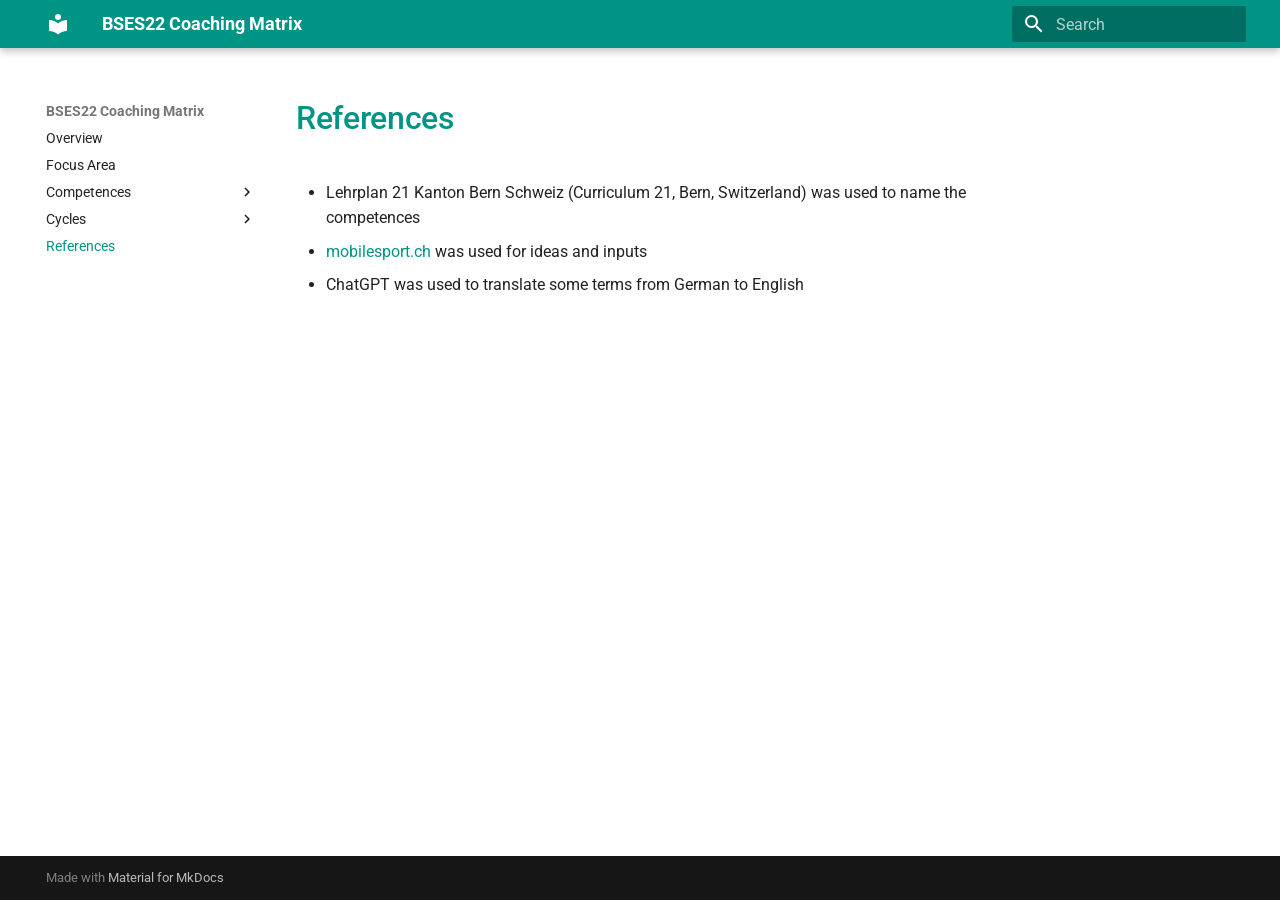
<file: References/index.html>
<!doctype html>
<html lang="en" class="no-js">
  <head>
    
      <meta charset="utf-8">
      <meta name="viewport" content="width=device-width,initial-scale=1">
      
      
      
      
        <link rel="prev" href="../Cycles/3rd_Cycle/">
      
      
      
      <link rel="icon" href="../assets/images/favicon.png">
      <meta name="generator" content="mkdocs-1.6.1, mkdocs-material-9.6.15">
    
    
      
        <title>References - BSES22 Coaching Matrix</title>
      
    
    
      <link rel="stylesheet" href="../assets/stylesheets/main.342714a4.min.css">
      
        
        <link rel="stylesheet" href="../assets/stylesheets/palette.06af60db.min.css">
      
      


    
    
      
    
    
      
        
        
        <link rel="preconnect" href="https://fonts.gstatic.com" crossorigin>
        <link rel="stylesheet" href="https://fonts.googleapis.com/css?family=Roboto:300,300i,400,400i,700,700i%7CRoboto+Mono:400,400i,700,700i&display=fallback">
        <style>:root{--md-text-font:"Roboto";--md-code-font:"Roboto Mono"}</style>
      
    
    
      <link rel="stylesheet" href="../assets/css/extra.css">
    
    <script>__md_scope=new URL("..",location),__md_hash=e=>[...e].reduce(((e,_)=>(e<<5)-e+_.charCodeAt(0)),0),__md_get=(e,_=localStorage,t=__md_scope)=>JSON.parse(_.getItem(t.pathname+"."+e)),__md_set=(e,_,t=localStorage,a=__md_scope)=>{try{t.setItem(a.pathname+"."+e,JSON.stringify(_))}catch(e){}}</script>
    
      

    
    
    
  </head>
  
  
    
    
    
    
    
    <body dir="ltr" data-md-color-scheme="default" data-md-color-primary="teal" data-md-color-accent="teal">
  
    
    <input class="md-toggle" data-md-toggle="drawer" type="checkbox" id="__drawer" autocomplete="off">
    <input class="md-toggle" data-md-toggle="search" type="checkbox" id="__search" autocomplete="off">
    <label class="md-overlay" for="__drawer"></label>
    <div data-md-component="skip">
      
    </div>
    <div data-md-component="announce">
      
    </div>
    
    
      

  

<header class="md-header md-header--shadow" data-md-component="header">
  <nav class="md-header__inner md-grid" aria-label="Header">
    <a href=".." title="BSES22 Coaching Matrix" class="md-header__button md-logo" aria-label="BSES22 Coaching Matrix" data-md-component="logo">
      
  
  <svg xmlns="http://www.w3.org/2000/svg" viewBox="0 0 24 24"><path d="M12 8a3 3 0 0 0 3-3 3 3 0 0 0-3-3 3 3 0 0 0-3 3 3 3 0 0 0 3 3m0 3.54C9.64 9.35 6.5 8 3 8v11c3.5 0 6.64 1.35 9 3.54 2.36-2.19 5.5-3.54 9-3.54V8c-3.5 0-6.64 1.35-9 3.54"/></svg>

    </a>
    <label class="md-header__button md-icon" for="__drawer">
      
      <svg xmlns="http://www.w3.org/2000/svg" viewBox="0 0 24 24"><path d="M3 6h18v2H3zm0 5h18v2H3zm0 5h18v2H3z"/></svg>
    </label>
    <div class="md-header__title" data-md-component="header-title">
      <div class="md-header__ellipsis">
        <div class="md-header__topic">
          <span class="md-ellipsis">
            BSES22 Coaching Matrix
          </span>
        </div>
        <div class="md-header__topic" data-md-component="header-topic">
          <span class="md-ellipsis">
            
              References
            
          </span>
        </div>
      </div>
    </div>
    
      
    
    
    
    
      
      
        <label class="md-header__button md-icon" for="__search">
          
          <svg xmlns="http://www.w3.org/2000/svg" viewBox="0 0 24 24"><path d="M9.5 3A6.5 6.5 0 0 1 16 9.5c0 1.61-.59 3.09-1.56 4.23l.27.27h.79l5 5-1.5 1.5-5-5v-.79l-.27-.27A6.52 6.52 0 0 1 9.5 16 6.5 6.5 0 0 1 3 9.5 6.5 6.5 0 0 1 9.5 3m0 2C7 5 5 7 5 9.5S7 14 9.5 14 14 12 14 9.5 12 5 9.5 5"/></svg>
        </label>
        <div class="md-search" data-md-component="search" role="dialog">
  <label class="md-search__overlay" for="__search"></label>
  <div class="md-search__inner" role="search">
    <form class="md-search__form" name="search">
      <input type="text" class="md-search__input" name="query" aria-label="Search" placeholder="Search" autocapitalize="off" autocorrect="off" autocomplete="off" spellcheck="false" data-md-component="search-query" required>
      <label class="md-search__icon md-icon" for="__search">
        
        <svg xmlns="http://www.w3.org/2000/svg" viewBox="0 0 24 24"><path d="M9.5 3A6.5 6.5 0 0 1 16 9.5c0 1.61-.59 3.09-1.56 4.23l.27.27h.79l5 5-1.5 1.5-5-5v-.79l-.27-.27A6.52 6.52 0 0 1 9.5 16 6.5 6.5 0 0 1 3 9.5 6.5 6.5 0 0 1 9.5 3m0 2C7 5 5 7 5 9.5S7 14 9.5 14 14 12 14 9.5 12 5 9.5 5"/></svg>
        
        <svg xmlns="http://www.w3.org/2000/svg" viewBox="0 0 24 24"><path d="M20 11v2H8l5.5 5.5-1.42 1.42L4.16 12l7.92-7.92L13.5 5.5 8 11z"/></svg>
      </label>
      <nav class="md-search__options" aria-label="Search">
        
        <button type="reset" class="md-search__icon md-icon" title="Clear" aria-label="Clear" tabindex="-1">
          
          <svg xmlns="http://www.w3.org/2000/svg" viewBox="0 0 24 24"><path d="M19 6.41 17.59 5 12 10.59 6.41 5 5 6.41 10.59 12 5 17.59 6.41 19 12 13.41 17.59 19 19 17.59 13.41 12z"/></svg>
        </button>
      </nav>
      
    </form>
    <div class="md-search__output">
      <div class="md-search__scrollwrap" tabindex="0" data-md-scrollfix>
        <div class="md-search-result" data-md-component="search-result">
          <div class="md-search-result__meta">
            Initializing search
          </div>
          <ol class="md-search-result__list" role="presentation"></ol>
        </div>
      </div>
    </div>
  </div>
</div>
      
    
    
  </nav>
  
</header>
    
    <div class="md-container" data-md-component="container">
      
      
        
          
        
      
      <main class="md-main" data-md-component="main">
        <div class="md-main__inner md-grid">
          
            
              
              <div class="md-sidebar md-sidebar--primary" data-md-component="sidebar" data-md-type="navigation" >
                <div class="md-sidebar__scrollwrap">
                  <div class="md-sidebar__inner">
                    



<nav class="md-nav md-nav--primary" aria-label="Navigation" data-md-level="0">
  <label class="md-nav__title" for="__drawer">
    <a href=".." title="BSES22 Coaching Matrix" class="md-nav__button md-logo" aria-label="BSES22 Coaching Matrix" data-md-component="logo">
      
  
  <svg xmlns="http://www.w3.org/2000/svg" viewBox="0 0 24 24"><path d="M12 8a3 3 0 0 0 3-3 3 3 0 0 0-3-3 3 3 0 0 0-3 3 3 3 0 0 0 3 3m0 3.54C9.64 9.35 6.5 8 3 8v11c3.5 0 6.64 1.35 9 3.54 2.36-2.19 5.5-3.54 9-3.54V8c-3.5 0-6.64 1.35-9 3.54"/></svg>

    </a>
    BSES22 Coaching Matrix
  </label>
  
  <ul class="md-nav__list" data-md-scrollfix>
    
      
      
  
  
  
  
    <li class="md-nav__item">
      <a href=".." class="md-nav__link">
        
  
  
  <span class="md-ellipsis">
    Overview
    
  </span>
  

      </a>
    </li>
  

    
      
      
  
  
  
  
    <li class="md-nav__item">
      <a href="../Focus_Area/" class="md-nav__link">
        
  
  
  <span class="md-ellipsis">
    Focus Area
    
  </span>
  

      </a>
    </li>
  

    
      
      
  
  
  
  
    
    
    
    
    
    <li class="md-nav__item md-nav__item--nested">
      
        
        
        <input class="md-nav__toggle md-toggle " type="checkbox" id="__nav_3" >
        
          
          <label class="md-nav__link" for="__nav_3" id="__nav_3_label" tabindex="0">
            
  
  
  <span class="md-ellipsis">
    Competences
    
  </span>
  

            <span class="md-nav__icon md-icon"></span>
          </label>
        
        <nav class="md-nav" data-md-level="1" aria-labelledby="__nav_3_label" aria-expanded="false">
          <label class="md-nav__title" for="__nav_3">
            <span class="md-nav__icon md-icon"></span>
            Competences
          </label>
          <ul class="md-nav__list" data-md-scrollfix>
            
              
                
  
  
  
  
    <li class="md-nav__item">
      <a href="../Competences/Running_Jumping_Throwing/" class="md-nav__link">
        
  
  
  <span class="md-ellipsis">
    Running Jumping Throwing
    
  </span>
  

      </a>
    </li>
  

              
            
              
                
  
  
  
  
    <li class="md-nav__item">
      <a href="../Competences/Moving_on_Gymnastic_Equipment/" class="md-nav__link">
        
  
  
  <span class="md-ellipsis">
    Moving on Gymnastic Equipment
    
  </span>
  

      </a>
    </li>
  

              
            
              
                
  
  
  
  
    <li class="md-nav__item">
      <a href="../Competences/Performing_and_Dancing/" class="md-nav__link">
        
  
  
  <span class="md-ellipsis">
    Performing and Dancing
    
  </span>
  

      </a>
    </li>
  

              
            
              
                
  
  
  
  
    <li class="md-nav__item">
      <a href="../Competences/Playing/" class="md-nav__link">
        
  
  
  <span class="md-ellipsis">
    Playing
    
  </span>
  

      </a>
    </li>
  

              
            
              
                
  
  
  
  
    <li class="md-nav__item">
      <a href="../Competences/Sliding_Rolling_Riding/" class="md-nav__link">
        
  
  
  <span class="md-ellipsis">
    Sliding Rolling Riding
    
  </span>
  

      </a>
    </li>
  

              
            
              
                
  
  
  
  
    <li class="md-nav__item">
      <a href="../Competences/Moving_in_Water/" class="md-nav__link">
        
  
  
  <span class="md-ellipsis">
    Moving in Water
    
  </span>
  

      </a>
    </li>
  

              
            
          </ul>
        </nav>
      
    </li>
  

    
      
      
  
  
  
  
    
    
    
    
    
    <li class="md-nav__item md-nav__item--nested">
      
        
        
        <input class="md-nav__toggle md-toggle " type="checkbox" id="__nav_4" >
        
          
          <label class="md-nav__link" for="__nav_4" id="__nav_4_label" tabindex="0">
            
  
  
  <span class="md-ellipsis">
    Cycles
    
  </span>
  

            <span class="md-nav__icon md-icon"></span>
          </label>
        
        <nav class="md-nav" data-md-level="1" aria-labelledby="__nav_4_label" aria-expanded="false">
          <label class="md-nav__title" for="__nav_4">
            <span class="md-nav__icon md-icon"></span>
            Cycles
          </label>
          <ul class="md-nav__list" data-md-scrollfix>
            
              
                
  
  
  
  
    <li class="md-nav__item">
      <a href="../Cycles/1st_Cycle/" class="md-nav__link">
        
  
  
  <span class="md-ellipsis">
    1st Cycle
    
  </span>
  

      </a>
    </li>
  

              
            
              
                
  
  
  
  
    <li class="md-nav__item">
      <a href="../Cycles/2nd_Cycle/" class="md-nav__link">
        
  
  
  <span class="md-ellipsis">
    2nd Cycle
    
  </span>
  

      </a>
    </li>
  

              
            
              
                
  
  
  
  
    <li class="md-nav__item">
      <a href="../Cycles/3rd_Cycle/" class="md-nav__link">
        
  
  
  <span class="md-ellipsis">
    3rd Cycle
    
  </span>
  

      </a>
    </li>
  

              
            
          </ul>
        </nav>
      
    </li>
  

    
      
      
  
  
    
  
  
  
    <li class="md-nav__item md-nav__item--active">
      
      <input class="md-nav__toggle md-toggle" type="checkbox" id="__toc">
      
      
      
      <a href="./" class="md-nav__link md-nav__link--active">
        
  
  
  <span class="md-ellipsis">
    References
    
  </span>
  

      </a>
      
    </li>
  

    
  </ul>
</nav>
                  </div>
                </div>
              </div>
            
            
              
              <div class="md-sidebar md-sidebar--secondary" data-md-component="sidebar" data-md-type="toc" >
                <div class="md-sidebar__scrollwrap">
                  <div class="md-sidebar__inner">
                    

<nav class="md-nav md-nav--secondary" aria-label="Table of contents">
  
  
  
  
</nav>
                  </div>
                </div>
              </div>
            
          
          
            <div class="md-content" data-md-component="content">
              <article class="md-content__inner md-typeset">
                
                  



<h1 style="font-weight: 500; color: var(--md-primary-fg-color)">References</h1>

<ul>
<li>Lehrplan 21 Kanton Bern Schweiz (Curriculum 21, Bern, Switzerland) was used to name the competences</li>
<li><a href="https://mobilesport.ch">mobilesport.ch</a> was used for ideas and inputs</li>
<li>ChatGPT was used to translate some terms from German to English</li>
</ul>












                
              </article>
            </div>
          
          
<script>var target=document.getElementById(location.hash.slice(1));target&&target.name&&(target.checked=target.name.startsWith("__tabbed_"))</script>
        </div>
        
      </main>
      
        <footer class="md-footer">
  
  <div class="md-footer-meta md-typeset">
    <div class="md-footer-meta__inner md-grid">
      <div class="md-copyright">
  
  
    Made with
    <a href="https://squidfunk.github.io/mkdocs-material/" target="_blank" rel="noopener">
      Material for MkDocs
    </a>
  
</div>
      
    </div>
  </div>
</footer>
      
    </div>
    <div class="md-dialog" data-md-component="dialog">
      <div class="md-dialog__inner md-typeset"></div>
    </div>
    
    
    
      
      <script id="__config" type="application/json">{"base": "..", "features": [], "search": "../assets/javascripts/workers/search.d50fe291.min.js", "tags": null, "translations": {"clipboard.copied": "Copied to clipboard", "clipboard.copy": "Copy to clipboard", "search.result.more.one": "1 more on this page", "search.result.more.other": "# more on this page", "search.result.none": "No matching documents", "search.result.one": "1 matching document", "search.result.other": "# matching documents", "search.result.placeholder": "Type to start searching", "search.result.term.missing": "Missing", "select.version": "Select version"}, "version": null}</script>
    
    
      <script src="../assets/javascripts/bundle.56ea9cef.min.js"></script>
      
    
  </body>
</html>
</file>
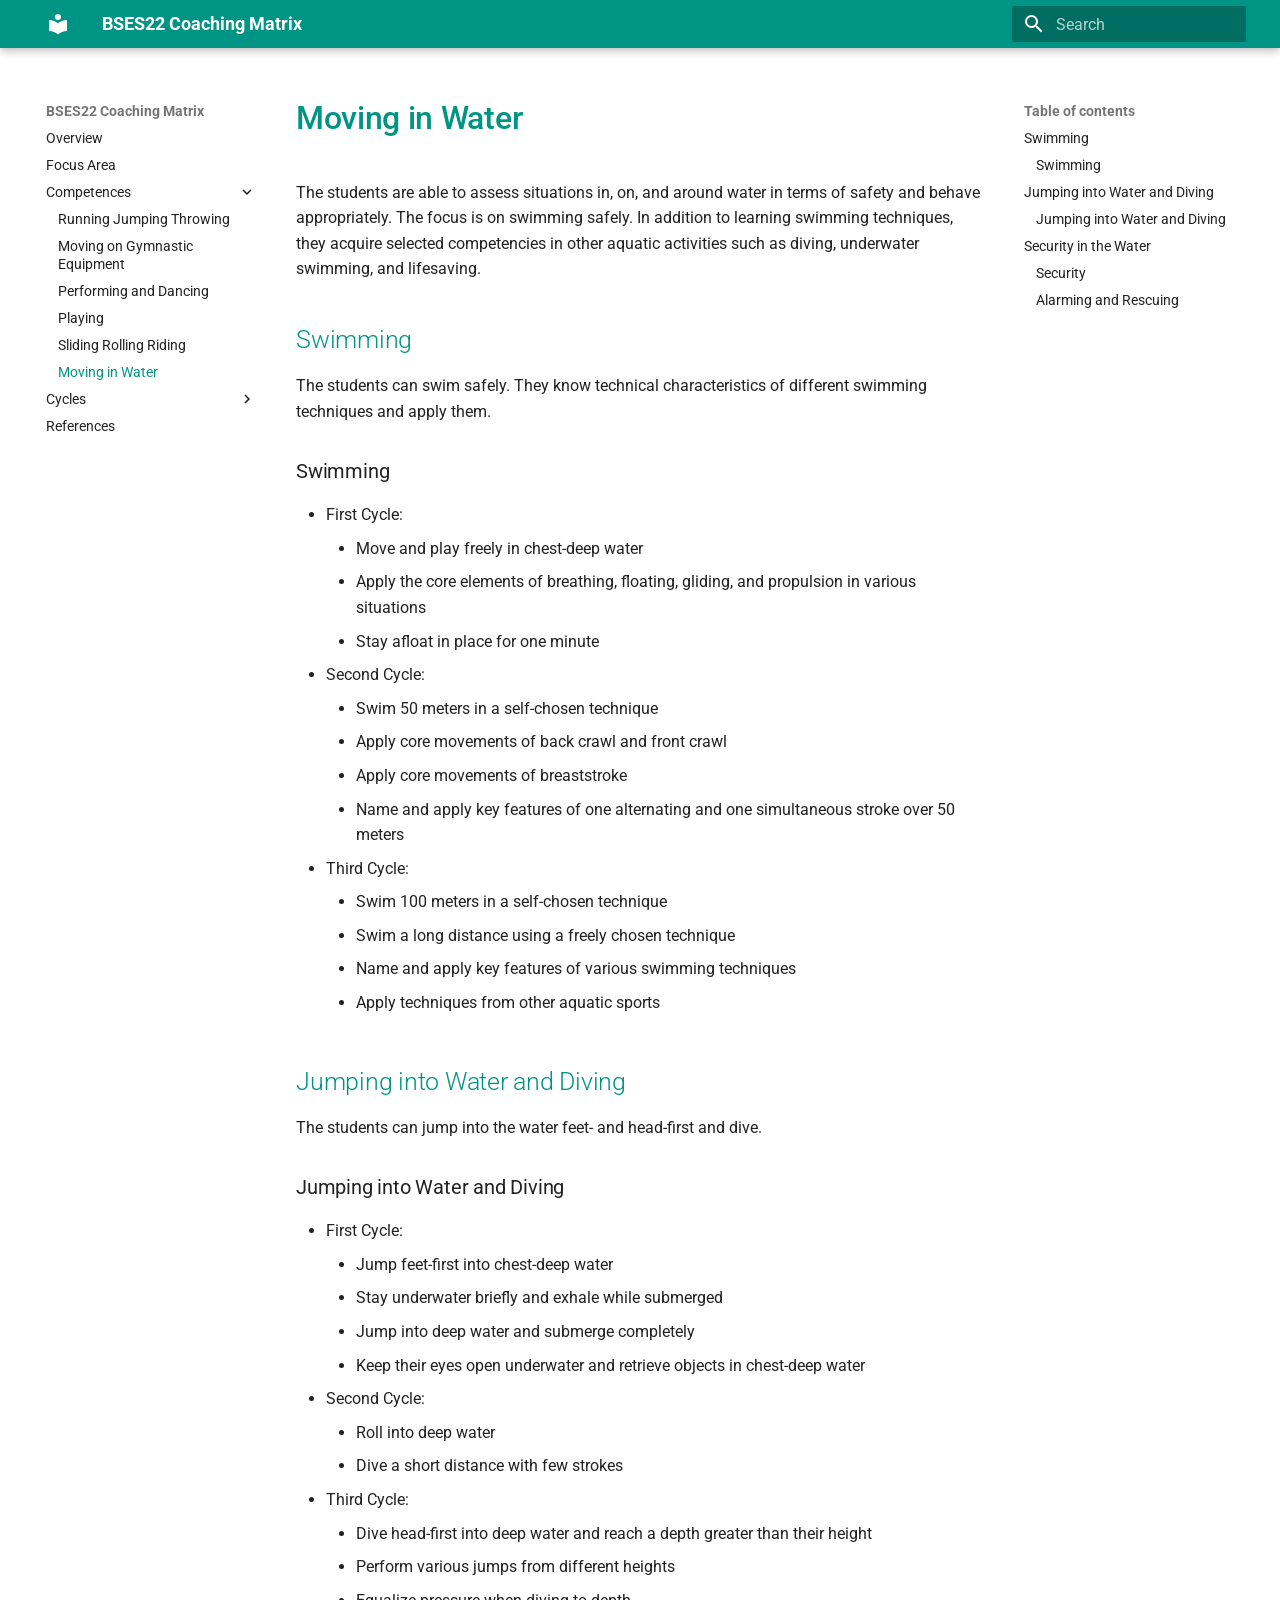
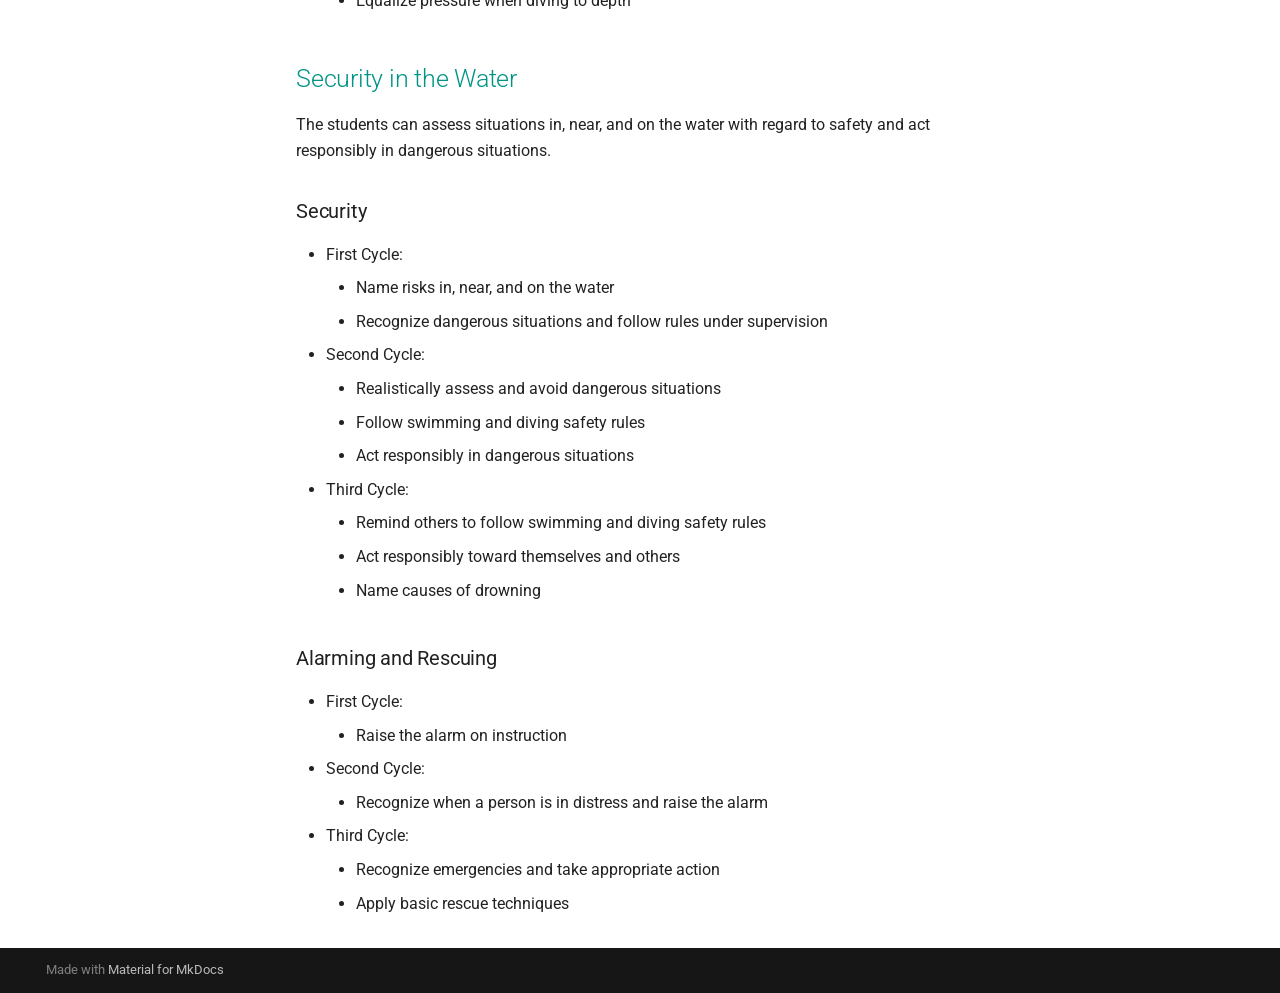
<file: Competences/Moving_in_Water/index.html>
<!doctype html>
<html lang="en" class="no-js">
  <head>
    
      <meta charset="utf-8">
      <meta name="viewport" content="width=device-width,initial-scale=1">
      
      
      
      
        <link rel="prev" href="../Sliding_Rolling_Riding/">
      
      
        <link rel="next" href="../../Cycles/1st_Cycle/">
      
      
      <link rel="icon" href="../../assets/images/favicon.png">
      <meta name="generator" content="mkdocs-1.6.1, mkdocs-material-9.6.15">
    
    
      
        <title>Moving in Water - BSES22 Coaching Matrix</title>
      
    
    
      <link rel="stylesheet" href="../../assets/stylesheets/main.342714a4.min.css">
      
        
        <link rel="stylesheet" href="../../assets/stylesheets/palette.06af60db.min.css">
      
      


    
    
      
    
    
      
        
        
        <link rel="preconnect" href="https://fonts.gstatic.com" crossorigin>
        <link rel="stylesheet" href="https://fonts.googleapis.com/css?family=Roboto:300,300i,400,400i,700,700i%7CRoboto+Mono:400,400i,700,700i&display=fallback">
        <style>:root{--md-text-font:"Roboto";--md-code-font:"Roboto Mono"}</style>
      
    
    
      <link rel="stylesheet" href="../../assets/css/extra.css">
    
    <script>__md_scope=new URL("../..",location),__md_hash=e=>[...e].reduce(((e,_)=>(e<<5)-e+_.charCodeAt(0)),0),__md_get=(e,_=localStorage,t=__md_scope)=>JSON.parse(_.getItem(t.pathname+"."+e)),__md_set=(e,_,t=localStorage,a=__md_scope)=>{try{t.setItem(a.pathname+"."+e,JSON.stringify(_))}catch(e){}}</script>
    
      

    
    
    
  </head>
  
  
    
    
    
    
    
    <body dir="ltr" data-md-color-scheme="default" data-md-color-primary="teal" data-md-color-accent="teal">
  
    
    <input class="md-toggle" data-md-toggle="drawer" type="checkbox" id="__drawer" autocomplete="off">
    <input class="md-toggle" data-md-toggle="search" type="checkbox" id="__search" autocomplete="off">
    <label class="md-overlay" for="__drawer"></label>
    <div data-md-component="skip">
      
        
        <a href="#swimming" class="md-skip">
          Skip to content
        </a>
      
    </div>
    <div data-md-component="announce">
      
    </div>
    
    
      

  

<header class="md-header md-header--shadow" data-md-component="header">
  <nav class="md-header__inner md-grid" aria-label="Header">
    <a href="../.." title="BSES22 Coaching Matrix" class="md-header__button md-logo" aria-label="BSES22 Coaching Matrix" data-md-component="logo">
      
  
  <svg xmlns="http://www.w3.org/2000/svg" viewBox="0 0 24 24"><path d="M12 8a3 3 0 0 0 3-3 3 3 0 0 0-3-3 3 3 0 0 0-3 3 3 3 0 0 0 3 3m0 3.54C9.64 9.35 6.5 8 3 8v11c3.5 0 6.64 1.35 9 3.54 2.36-2.19 5.5-3.54 9-3.54V8c-3.5 0-6.64 1.35-9 3.54"/></svg>

    </a>
    <label class="md-header__button md-icon" for="__drawer">
      
      <svg xmlns="http://www.w3.org/2000/svg" viewBox="0 0 24 24"><path d="M3 6h18v2H3zm0 5h18v2H3zm0 5h18v2H3z"/></svg>
    </label>
    <div class="md-header__title" data-md-component="header-title">
      <div class="md-header__ellipsis">
        <div class="md-header__topic">
          <span class="md-ellipsis">
            BSES22 Coaching Matrix
          </span>
        </div>
        <div class="md-header__topic" data-md-component="header-topic">
          <span class="md-ellipsis">
            
              Moving in Water
            
          </span>
        </div>
      </div>
    </div>
    
      
    
    
    
    
      
      
        <label class="md-header__button md-icon" for="__search">
          
          <svg xmlns="http://www.w3.org/2000/svg" viewBox="0 0 24 24"><path d="M9.5 3A6.5 6.5 0 0 1 16 9.5c0 1.61-.59 3.09-1.56 4.23l.27.27h.79l5 5-1.5 1.5-5-5v-.79l-.27-.27A6.52 6.52 0 0 1 9.5 16 6.5 6.5 0 0 1 3 9.5 6.5 6.5 0 0 1 9.5 3m0 2C7 5 5 7 5 9.5S7 14 9.5 14 14 12 14 9.5 12 5 9.5 5"/></svg>
        </label>
        <div class="md-search" data-md-component="search" role="dialog">
  <label class="md-search__overlay" for="__search"></label>
  <div class="md-search__inner" role="search">
    <form class="md-search__form" name="search">
      <input type="text" class="md-search__input" name="query" aria-label="Search" placeholder="Search" autocapitalize="off" autocorrect="off" autocomplete="off" spellcheck="false" data-md-component="search-query" required>
      <label class="md-search__icon md-icon" for="__search">
        
        <svg xmlns="http://www.w3.org/2000/svg" viewBox="0 0 24 24"><path d="M9.5 3A6.5 6.5 0 0 1 16 9.5c0 1.61-.59 3.09-1.56 4.23l.27.27h.79l5 5-1.5 1.5-5-5v-.79l-.27-.27A6.52 6.52 0 0 1 9.5 16 6.5 6.5 0 0 1 3 9.5 6.5 6.5 0 0 1 9.5 3m0 2C7 5 5 7 5 9.5S7 14 9.5 14 14 12 14 9.5 12 5 9.5 5"/></svg>
        
        <svg xmlns="http://www.w3.org/2000/svg" viewBox="0 0 24 24"><path d="M20 11v2H8l5.5 5.5-1.42 1.42L4.16 12l7.92-7.92L13.5 5.5 8 11z"/></svg>
      </label>
      <nav class="md-search__options" aria-label="Search">
        
        <button type="reset" class="md-search__icon md-icon" title="Clear" aria-label="Clear" tabindex="-1">
          
          <svg xmlns="http://www.w3.org/2000/svg" viewBox="0 0 24 24"><path d="M19 6.41 17.59 5 12 10.59 6.41 5 5 6.41 10.59 12 5 17.59 6.41 19 12 13.41 17.59 19 19 17.59 13.41 12z"/></svg>
        </button>
      </nav>
      
    </form>
    <div class="md-search__output">
      <div class="md-search__scrollwrap" tabindex="0" data-md-scrollfix>
        <div class="md-search-result" data-md-component="search-result">
          <div class="md-search-result__meta">
            Initializing search
          </div>
          <ol class="md-search-result__list" role="presentation"></ol>
        </div>
      </div>
    </div>
  </div>
</div>
      
    
    
  </nav>
  
</header>
    
    <div class="md-container" data-md-component="container">
      
      
        
          
        
      
      <main class="md-main" data-md-component="main">
        <div class="md-main__inner md-grid">
          
            
              
              <div class="md-sidebar md-sidebar--primary" data-md-component="sidebar" data-md-type="navigation" >
                <div class="md-sidebar__scrollwrap">
                  <div class="md-sidebar__inner">
                    



<nav class="md-nav md-nav--primary" aria-label="Navigation" data-md-level="0">
  <label class="md-nav__title" for="__drawer">
    <a href="../.." title="BSES22 Coaching Matrix" class="md-nav__button md-logo" aria-label="BSES22 Coaching Matrix" data-md-component="logo">
      
  
  <svg xmlns="http://www.w3.org/2000/svg" viewBox="0 0 24 24"><path d="M12 8a3 3 0 0 0 3-3 3 3 0 0 0-3-3 3 3 0 0 0-3 3 3 3 0 0 0 3 3m0 3.54C9.64 9.35 6.5 8 3 8v11c3.5 0 6.64 1.35 9 3.54 2.36-2.19 5.5-3.54 9-3.54V8c-3.5 0-6.64 1.35-9 3.54"/></svg>

    </a>
    BSES22 Coaching Matrix
  </label>
  
  <ul class="md-nav__list" data-md-scrollfix>
    
      
      
  
  
  
  
    <li class="md-nav__item">
      <a href="../.." class="md-nav__link">
        
  
  
  <span class="md-ellipsis">
    Overview
    
  </span>
  

      </a>
    </li>
  

    
      
      
  
  
  
  
    <li class="md-nav__item">
      <a href="../../Focus_Area/" class="md-nav__link">
        
  
  
  <span class="md-ellipsis">
    Focus Area
    
  </span>
  

      </a>
    </li>
  

    
      
      
  
  
    
  
  
  
    
    
    
    
    
    <li class="md-nav__item md-nav__item--active md-nav__item--nested">
      
        
        
        <input class="md-nav__toggle md-toggle " type="checkbox" id="__nav_3" checked>
        
          
          <label class="md-nav__link" for="__nav_3" id="__nav_3_label" tabindex="0">
            
  
  
  <span class="md-ellipsis">
    Competences
    
  </span>
  

            <span class="md-nav__icon md-icon"></span>
          </label>
        
        <nav class="md-nav" data-md-level="1" aria-labelledby="__nav_3_label" aria-expanded="true">
          <label class="md-nav__title" for="__nav_3">
            <span class="md-nav__icon md-icon"></span>
            Competences
          </label>
          <ul class="md-nav__list" data-md-scrollfix>
            
              
                
  
  
  
  
    <li class="md-nav__item">
      <a href="../Running_Jumping_Throwing/" class="md-nav__link">
        
  
  
  <span class="md-ellipsis">
    Running Jumping Throwing
    
  </span>
  

      </a>
    </li>
  

              
            
              
                
  
  
  
  
    <li class="md-nav__item">
      <a href="../Moving_on_Gymnastic_Equipment/" class="md-nav__link">
        
  
  
  <span class="md-ellipsis">
    Moving on Gymnastic Equipment
    
  </span>
  

      </a>
    </li>
  

              
            
              
                
  
  
  
  
    <li class="md-nav__item">
      <a href="../Performing_and_Dancing/" class="md-nav__link">
        
  
  
  <span class="md-ellipsis">
    Performing and Dancing
    
  </span>
  

      </a>
    </li>
  

              
            
              
                
  
  
  
  
    <li class="md-nav__item">
      <a href="../Playing/" class="md-nav__link">
        
  
  
  <span class="md-ellipsis">
    Playing
    
  </span>
  

      </a>
    </li>
  

              
            
              
                
  
  
  
  
    <li class="md-nav__item">
      <a href="../Sliding_Rolling_Riding/" class="md-nav__link">
        
  
  
  <span class="md-ellipsis">
    Sliding Rolling Riding
    
  </span>
  

      </a>
    </li>
  

              
            
              
                
  
  
    
  
  
  
    <li class="md-nav__item md-nav__item--active">
      
      <input class="md-nav__toggle md-toggle" type="checkbox" id="__toc">
      
      
      
        <label class="md-nav__link md-nav__link--active" for="__toc">
          
  
  
  <span class="md-ellipsis">
    Moving in Water
    
  </span>
  

          <span class="md-nav__icon md-icon"></span>
        </label>
      
      <a href="./" class="md-nav__link md-nav__link--active">
        
  
  
  <span class="md-ellipsis">
    Moving in Water
    
  </span>
  

      </a>
      
        

<nav class="md-nav md-nav--secondary" aria-label="Table of contents">
  
  
  
  
    <label class="md-nav__title" for="__toc">
      <span class="md-nav__icon md-icon"></span>
      Table of contents
    </label>
    <ul class="md-nav__list" data-md-component="toc" data-md-scrollfix>
      
        <li class="md-nav__item">
  <a href="#swimming" class="md-nav__link">
    <span class="md-ellipsis">
      Swimming
    </span>
  </a>
  
    <nav class="md-nav" aria-label="Swimming">
      <ul class="md-nav__list">
        
          <li class="md-nav__item">
  <a href="#swimming_1" class="md-nav__link">
    <span class="md-ellipsis">
      Swimming
    </span>
  </a>
  
</li>
        
      </ul>
    </nav>
  
</li>
      
        <li class="md-nav__item">
  <a href="#jumping-into-water-and-diving" class="md-nav__link">
    <span class="md-ellipsis">
      Jumping into Water and Diving
    </span>
  </a>
  
    <nav class="md-nav" aria-label="Jumping into Water and Diving">
      <ul class="md-nav__list">
        
          <li class="md-nav__item">
  <a href="#jumping-into-water-and-diving_1" class="md-nav__link">
    <span class="md-ellipsis">
      Jumping into Water and Diving
    </span>
  </a>
  
</li>
        
      </ul>
    </nav>
  
</li>
      
        <li class="md-nav__item">
  <a href="#security-in-the-water" class="md-nav__link">
    <span class="md-ellipsis">
      Security in the Water
    </span>
  </a>
  
    <nav class="md-nav" aria-label="Security in the Water">
      <ul class="md-nav__list">
        
          <li class="md-nav__item">
  <a href="#security" class="md-nav__link">
    <span class="md-ellipsis">
      Security
    </span>
  </a>
  
</li>
        
          <li class="md-nav__item">
  <a href="#alarming-and-rescuing" class="md-nav__link">
    <span class="md-ellipsis">
      Alarming and Rescuing
    </span>
  </a>
  
</li>
        
      </ul>
    </nav>
  
</li>
      
    </ul>
  
</nav>
      
    </li>
  

              
            
          </ul>
        </nav>
      
    </li>
  

    
      
      
  
  
  
  
    
    
    
    
    
    <li class="md-nav__item md-nav__item--nested">
      
        
        
        <input class="md-nav__toggle md-toggle " type="checkbox" id="__nav_4" >
        
          
          <label class="md-nav__link" for="__nav_4" id="__nav_4_label" tabindex="0">
            
  
  
  <span class="md-ellipsis">
    Cycles
    
  </span>
  

            <span class="md-nav__icon md-icon"></span>
          </label>
        
        <nav class="md-nav" data-md-level="1" aria-labelledby="__nav_4_label" aria-expanded="false">
          <label class="md-nav__title" for="__nav_4">
            <span class="md-nav__icon md-icon"></span>
            Cycles
          </label>
          <ul class="md-nav__list" data-md-scrollfix>
            
              
                
  
  
  
  
    <li class="md-nav__item">
      <a href="../../Cycles/1st_Cycle/" class="md-nav__link">
        
  
  
  <span class="md-ellipsis">
    1st Cycle
    
  </span>
  

      </a>
    </li>
  

              
            
              
                
  
  
  
  
    <li class="md-nav__item">
      <a href="../../Cycles/2nd_Cycle/" class="md-nav__link">
        
  
  
  <span class="md-ellipsis">
    2nd Cycle
    
  </span>
  

      </a>
    </li>
  

              
            
              
                
  
  
  
  
    <li class="md-nav__item">
      <a href="../../Cycles/3rd_Cycle/" class="md-nav__link">
        
  
  
  <span class="md-ellipsis">
    3rd Cycle
    
  </span>
  

      </a>
    </li>
  

              
            
          </ul>
        </nav>
      
    </li>
  

    
      
      
  
  
  
  
    <li class="md-nav__item">
      <a href="../../References/" class="md-nav__link">
        
  
  
  <span class="md-ellipsis">
    References
    
  </span>
  

      </a>
    </li>
  

    
  </ul>
</nav>
                  </div>
                </div>
              </div>
            
            
              
              <div class="md-sidebar md-sidebar--secondary" data-md-component="sidebar" data-md-type="toc" >
                <div class="md-sidebar__scrollwrap">
                  <div class="md-sidebar__inner">
                    

<nav class="md-nav md-nav--secondary" aria-label="Table of contents">
  
  
  
  
    <label class="md-nav__title" for="__toc">
      <span class="md-nav__icon md-icon"></span>
      Table of contents
    </label>
    <ul class="md-nav__list" data-md-component="toc" data-md-scrollfix>
      
        <li class="md-nav__item">
  <a href="#swimming" class="md-nav__link">
    <span class="md-ellipsis">
      Swimming
    </span>
  </a>
  
    <nav class="md-nav" aria-label="Swimming">
      <ul class="md-nav__list">
        
          <li class="md-nav__item">
  <a href="#swimming_1" class="md-nav__link">
    <span class="md-ellipsis">
      Swimming
    </span>
  </a>
  
</li>
        
      </ul>
    </nav>
  
</li>
      
        <li class="md-nav__item">
  <a href="#jumping-into-water-and-diving" class="md-nav__link">
    <span class="md-ellipsis">
      Jumping into Water and Diving
    </span>
  </a>
  
    <nav class="md-nav" aria-label="Jumping into Water and Diving">
      <ul class="md-nav__list">
        
          <li class="md-nav__item">
  <a href="#jumping-into-water-and-diving_1" class="md-nav__link">
    <span class="md-ellipsis">
      Jumping into Water and Diving
    </span>
  </a>
  
</li>
        
      </ul>
    </nav>
  
</li>
      
        <li class="md-nav__item">
  <a href="#security-in-the-water" class="md-nav__link">
    <span class="md-ellipsis">
      Security in the Water
    </span>
  </a>
  
    <nav class="md-nav" aria-label="Security in the Water">
      <ul class="md-nav__list">
        
          <li class="md-nav__item">
  <a href="#security" class="md-nav__link">
    <span class="md-ellipsis">
      Security
    </span>
  </a>
  
</li>
        
          <li class="md-nav__item">
  <a href="#alarming-and-rescuing" class="md-nav__link">
    <span class="md-ellipsis">
      Alarming and Rescuing
    </span>
  </a>
  
</li>
        
      </ul>
    </nav>
  
</li>
      
    </ul>
  
</nav>
                  </div>
                </div>
              </div>
            
          
          
            <div class="md-content" data-md-component="content">
              <article class="md-content__inner md-typeset">
                
                  



<h1 style="font-weight: 500; color: var(--md-primary-fg-color)">Moving in Water</h1>

<p>The students are able to assess situations in, on, and around water in terms of safety and behave appropriately. The focus is on swimming safely. In addition to learning swimming techniques, they acquire selected competencies in other aquatic activities such as diving, underwater swimming, and lifesaving. </p>
<h2 id="swimming">Swimming</h2>
<p>The students can swim safely. They know technical characteristics of different swimming techniques and apply them.</p>
<h3 id="swimming_1">Swimming</h3>
<ul>
<li>First Cycle:<ul>
<li>Move and play freely in chest-deep water</li>
<li>Apply the core elements of breathing, floating, gliding, and propulsion in various situations</li>
<li>Stay afloat in place for one minute</li>
</ul>
</li>
<li>Second Cycle:<ul>
<li>Swim 50 meters in a self-chosen technique</li>
<li>Apply core movements of back crawl and front crawl</li>
<li>Apply core movements of breaststroke</li>
<li>Name and apply key features of one alternating and one simultaneous stroke over 50 meters</li>
</ul>
</li>
<li>Third Cycle:<ul>
<li>Swim 100 meters in a self-chosen technique</li>
<li>Swim a long distance using a freely chosen technique</li>
<li>Name and apply key features of various swimming techniques</li>
<li>Apply techniques from other aquatic sports</li>
</ul>
</li>
</ul>
<h2 id="jumping-into-water-and-diving">Jumping into Water and Diving</h2>
<p>The students can jump into the water feet- and head-first and dive.</p>
<h3 id="jumping-into-water-and-diving_1">Jumping into Water and Diving</h3>
<ul>
<li>First Cycle:<ul>
<li>Jump feet-first into chest-deep water</li>
<li>Stay underwater briefly and exhale while submerged</li>
<li>Jump into deep water and submerge completely</li>
<li>Keep their eyes open underwater and retrieve objects in chest-deep water</li>
</ul>
</li>
<li>Second Cycle:<ul>
<li>Roll into deep water</li>
<li>Dive a short distance with few strokes</li>
</ul>
</li>
<li>Third Cycle:<ul>
<li>Dive head-first into deep water and reach a depth greater than their height</li>
<li>Perform various jumps from different heights</li>
<li>Equalize pressure when diving to depth</li>
</ul>
</li>
</ul>
<h2 id="security-in-the-water">Security in the Water</h2>
<p>The students can assess situations in, near, and on the water with regard to safety and act responsibly in dangerous situations.</p>
<h3 id="security">Security</h3>
<ul>
<li>First Cycle:<ul>
<li>Name risks in, near, and on the water</li>
<li>Recognize dangerous situations and follow rules under supervision</li>
</ul>
</li>
<li>Second Cycle:<ul>
<li>Realistically assess and avoid dangerous situations</li>
<li>Follow swimming and diving safety rules</li>
<li>Act responsibly in dangerous situations</li>
</ul>
</li>
<li>Third Cycle:<ul>
<li>Remind others to follow swimming and diving safety rules</li>
<li>Act responsibly toward themselves and others</li>
<li>Name causes of drowning</li>
</ul>
</li>
</ul>
<h3 id="alarming-and-rescuing">Alarming and Rescuing</h3>
<ul>
<li>First Cycle:<ul>
<li>Raise the alarm on instruction</li>
</ul>
</li>
<li>Second Cycle:<ul>
<li>Recognize when a person is in distress and raise the alarm</li>
</ul>
</li>
<li>Third Cycle:<ul>
<li>Recognize emergencies and take appropriate action</li>
<li>Apply basic rescue techniques</li>
</ul>
</li>
</ul>












                
              </article>
            </div>
          
          
<script>var target=document.getElementById(location.hash.slice(1));target&&target.name&&(target.checked=target.name.startsWith("__tabbed_"))</script>
        </div>
        
      </main>
      
        <footer class="md-footer">
  
  <div class="md-footer-meta md-typeset">
    <div class="md-footer-meta__inner md-grid">
      <div class="md-copyright">
  
  
    Made with
    <a href="https://squidfunk.github.io/mkdocs-material/" target="_blank" rel="noopener">
      Material for MkDocs
    </a>
  
</div>
      
    </div>
  </div>
</footer>
      
    </div>
    <div class="md-dialog" data-md-component="dialog">
      <div class="md-dialog__inner md-typeset"></div>
    </div>
    
    
    
      
      <script id="__config" type="application/json">{"base": "../..", "features": [], "search": "../../assets/javascripts/workers/search.d50fe291.min.js", "tags": null, "translations": {"clipboard.copied": "Copied to clipboard", "clipboard.copy": "Copy to clipboard", "search.result.more.one": "1 more on this page", "search.result.more.other": "# more on this page", "search.result.none": "No matching documents", "search.result.one": "1 matching document", "search.result.other": "# matching documents", "search.result.placeholder": "Type to start searching", "search.result.term.missing": "Missing", "select.version": "Select version"}, "version": null}</script>
    
    
      <script src="../../assets/javascripts/bundle.56ea9cef.min.js"></script>
      
    
  </body>
</html>
</file>
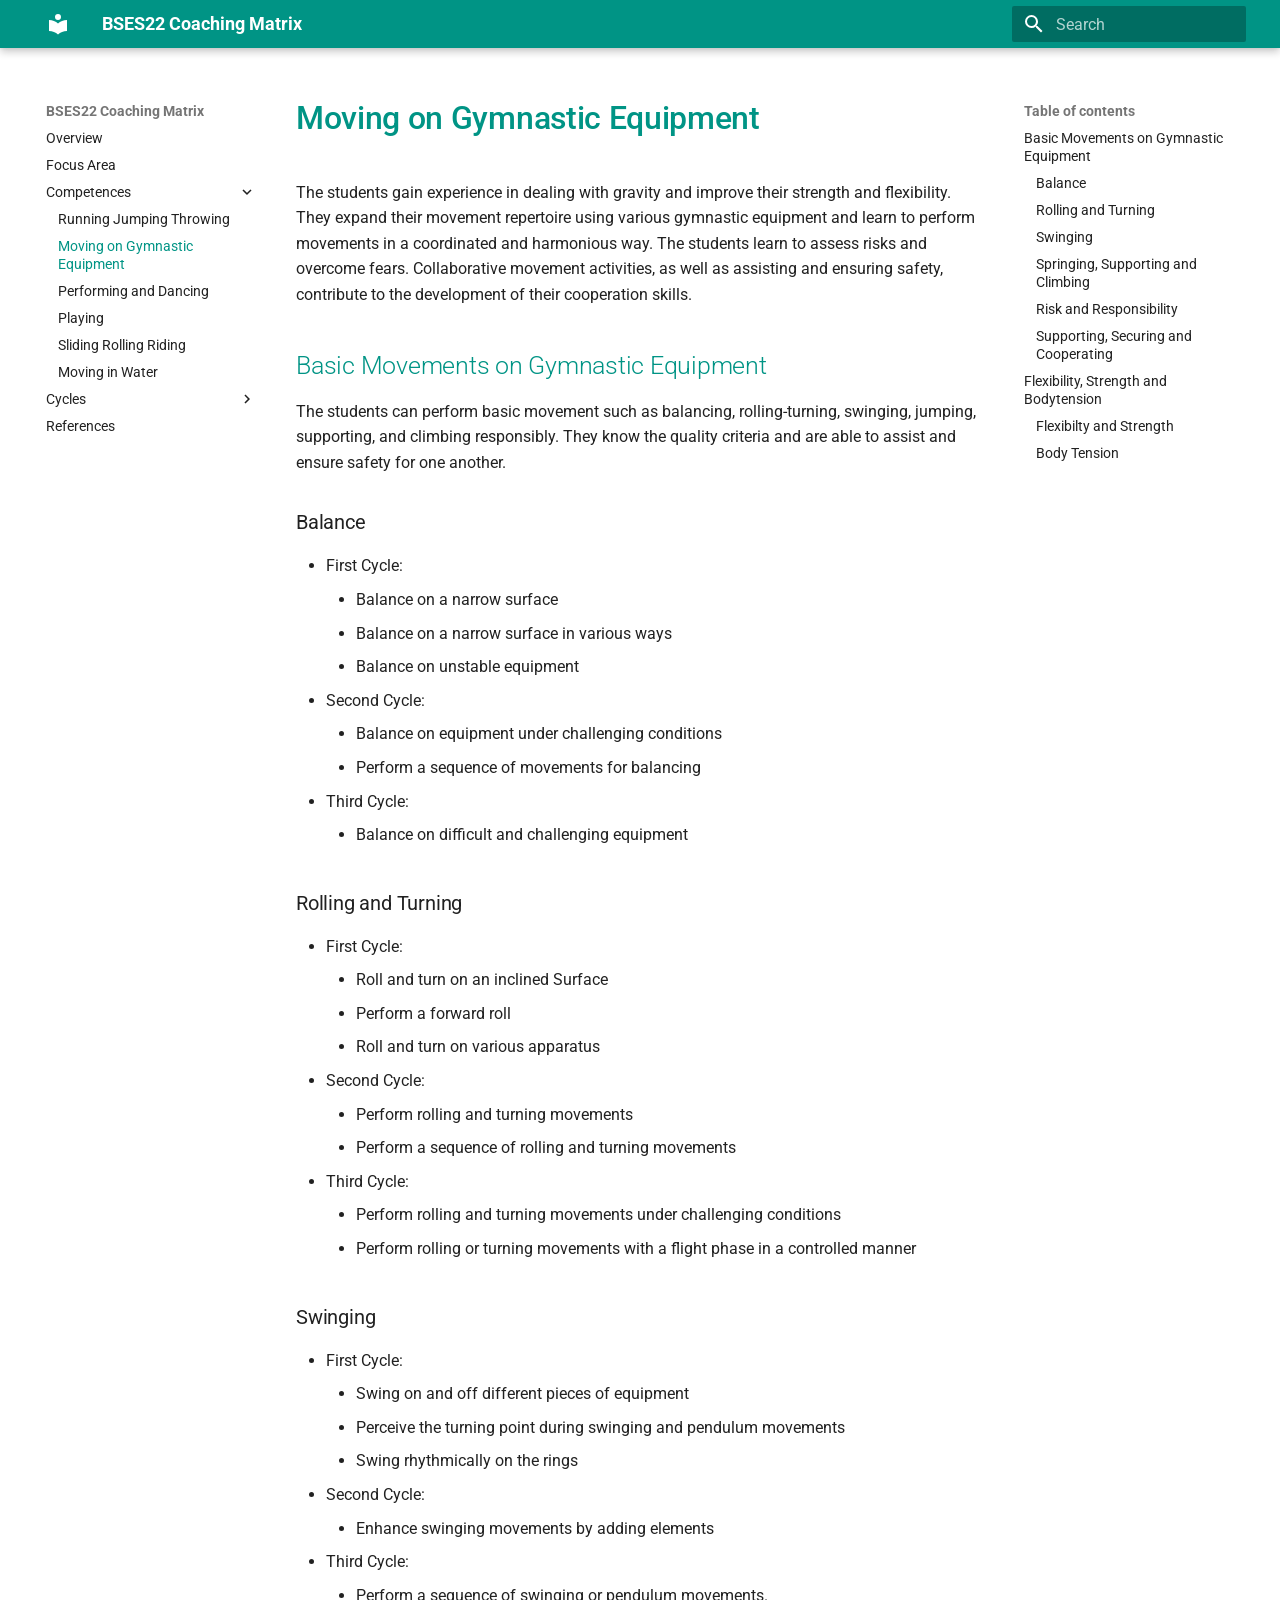
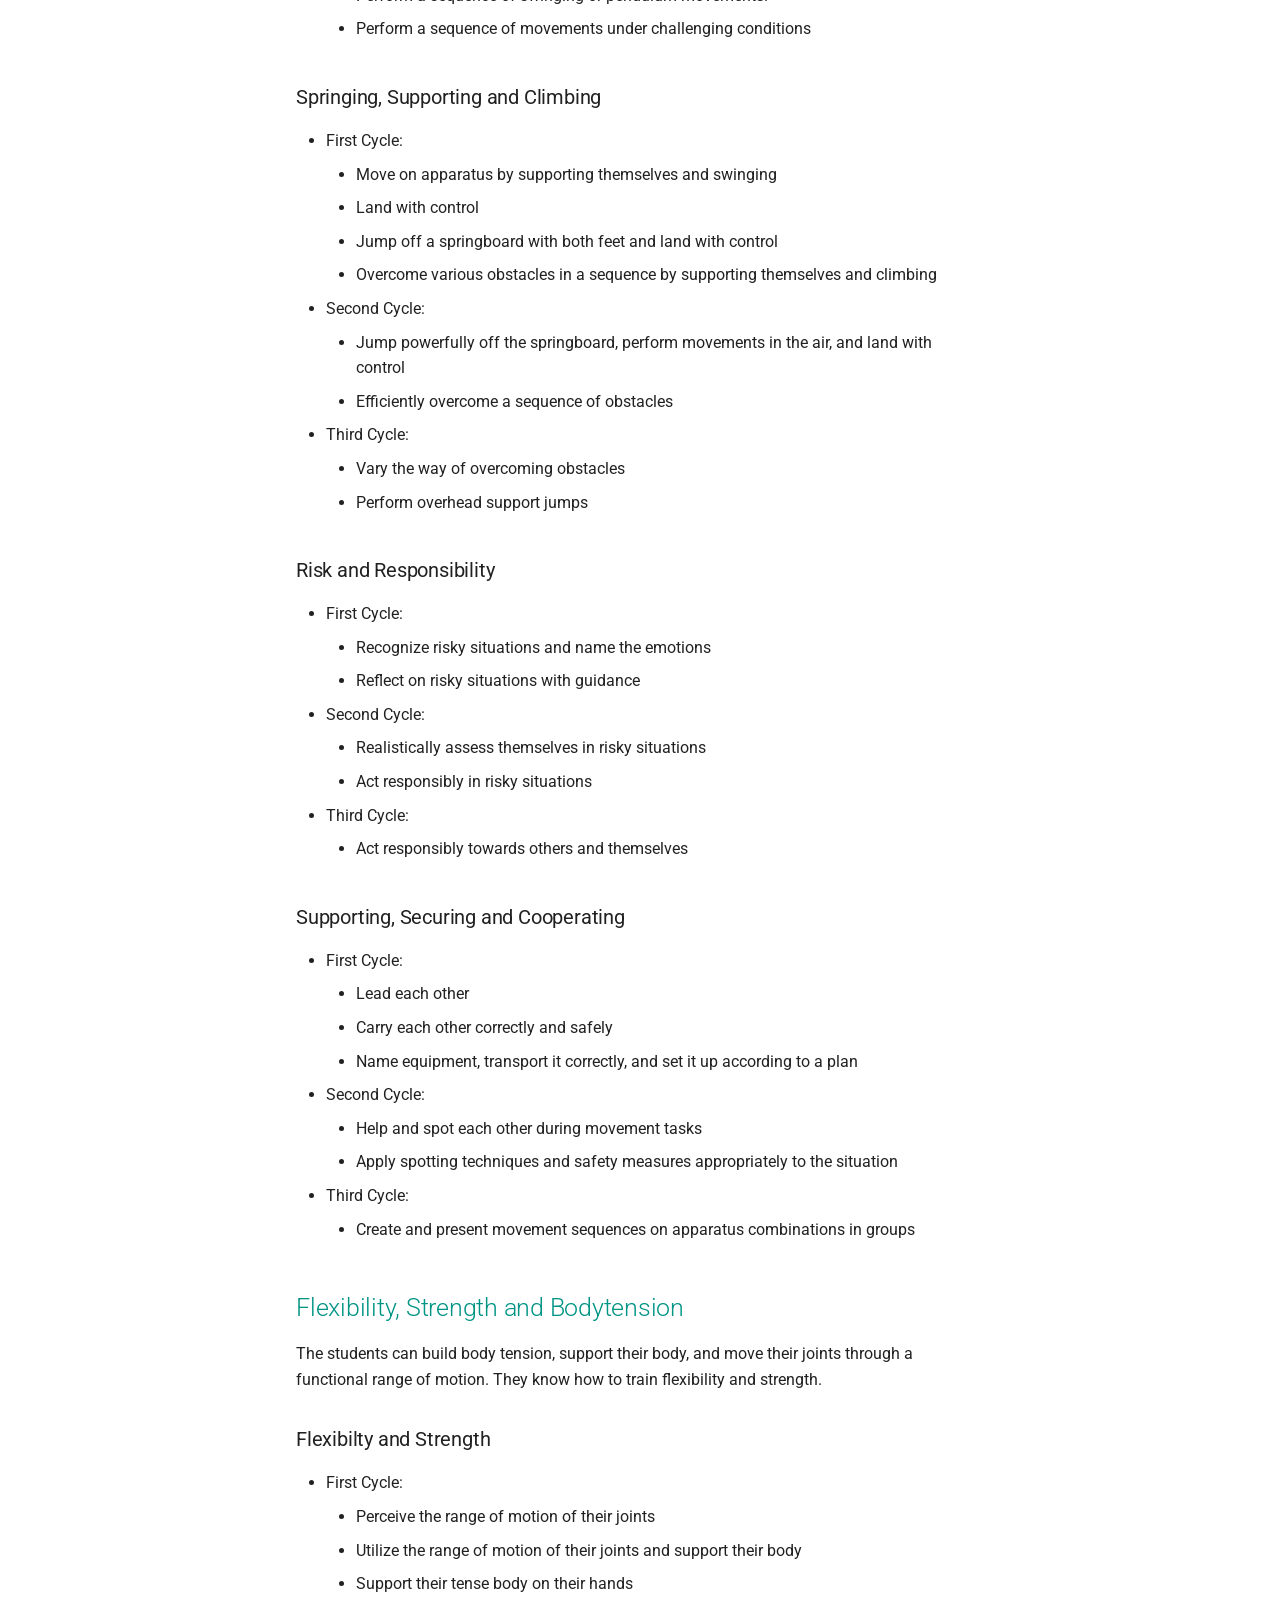
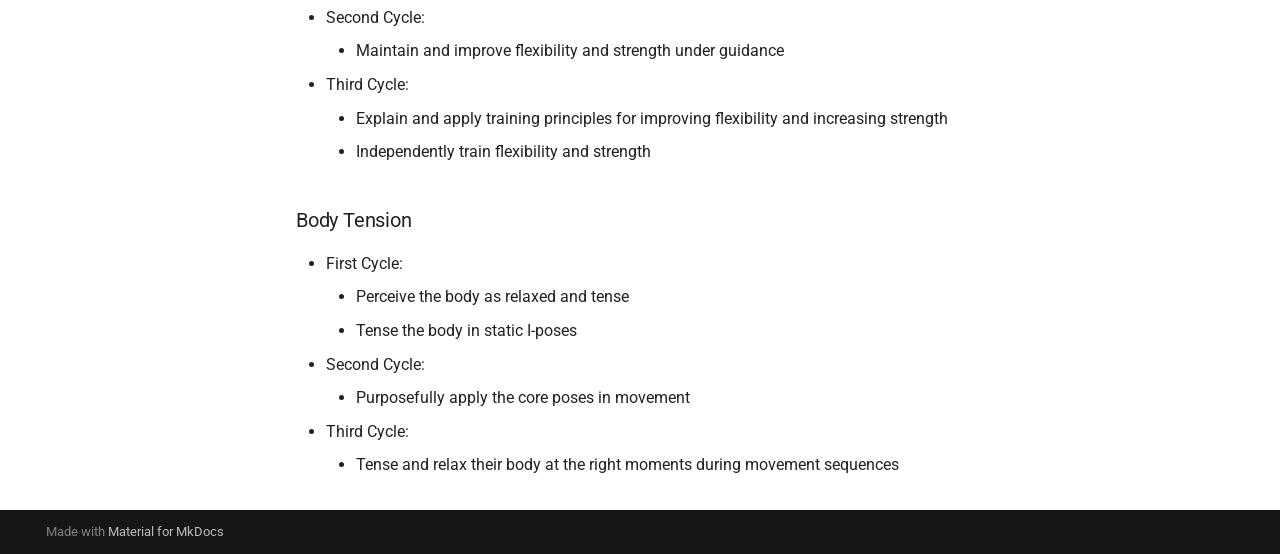
<file: Competences/Moving_on_Gymnastic_Equipment/index.html>
<!doctype html>
<html lang="en" class="no-js">
  <head>
    
      <meta charset="utf-8">
      <meta name="viewport" content="width=device-width,initial-scale=1">
      
      
      
      
        <link rel="prev" href="../Running_Jumping_Throwing/">
      
      
        <link rel="next" href="../Performing_and_Dancing/">
      
      
      <link rel="icon" href="../../assets/images/favicon.png">
      <meta name="generator" content="mkdocs-1.6.1, mkdocs-material-9.6.15">
    
    
      
        <title>Moving on Gymnastic Equipment - BSES22 Coaching Matrix</title>
      
    
    
      <link rel="stylesheet" href="../../assets/stylesheets/main.342714a4.min.css">
      
        
        <link rel="stylesheet" href="../../assets/stylesheets/palette.06af60db.min.css">
      
      


    
    
      
    
    
      
        
        
        <link rel="preconnect" href="https://fonts.gstatic.com" crossorigin>
        <link rel="stylesheet" href="https://fonts.googleapis.com/css?family=Roboto:300,300i,400,400i,700,700i%7CRoboto+Mono:400,400i,700,700i&display=fallback">
        <style>:root{--md-text-font:"Roboto";--md-code-font:"Roboto Mono"}</style>
      
    
    
      <link rel="stylesheet" href="../../assets/css/extra.css">
    
    <script>__md_scope=new URL("../..",location),__md_hash=e=>[...e].reduce(((e,_)=>(e<<5)-e+_.charCodeAt(0)),0),__md_get=(e,_=localStorage,t=__md_scope)=>JSON.parse(_.getItem(t.pathname+"."+e)),__md_set=(e,_,t=localStorage,a=__md_scope)=>{try{t.setItem(a.pathname+"."+e,JSON.stringify(_))}catch(e){}}</script>
    
      

    
    
    
  </head>
  
  
    
    
    
    
    
    <body dir="ltr" data-md-color-scheme="default" data-md-color-primary="teal" data-md-color-accent="teal">
  
    
    <input class="md-toggle" data-md-toggle="drawer" type="checkbox" id="__drawer" autocomplete="off">
    <input class="md-toggle" data-md-toggle="search" type="checkbox" id="__search" autocomplete="off">
    <label class="md-overlay" for="__drawer"></label>
    <div data-md-component="skip">
      
        
        <a href="#basic-movements-on-gymnastic-equipment" class="md-skip">
          Skip to content
        </a>
      
    </div>
    <div data-md-component="announce">
      
    </div>
    
    
      

  

<header class="md-header md-header--shadow" data-md-component="header">
  <nav class="md-header__inner md-grid" aria-label="Header">
    <a href="../.." title="BSES22 Coaching Matrix" class="md-header__button md-logo" aria-label="BSES22 Coaching Matrix" data-md-component="logo">
      
  
  <svg xmlns="http://www.w3.org/2000/svg" viewBox="0 0 24 24"><path d="M12 8a3 3 0 0 0 3-3 3 3 0 0 0-3-3 3 3 0 0 0-3 3 3 3 0 0 0 3 3m0 3.54C9.64 9.35 6.5 8 3 8v11c3.5 0 6.64 1.35 9 3.54 2.36-2.19 5.5-3.54 9-3.54V8c-3.5 0-6.64 1.35-9 3.54"/></svg>

    </a>
    <label class="md-header__button md-icon" for="__drawer">
      
      <svg xmlns="http://www.w3.org/2000/svg" viewBox="0 0 24 24"><path d="M3 6h18v2H3zm0 5h18v2H3zm0 5h18v2H3z"/></svg>
    </label>
    <div class="md-header__title" data-md-component="header-title">
      <div class="md-header__ellipsis">
        <div class="md-header__topic">
          <span class="md-ellipsis">
            BSES22 Coaching Matrix
          </span>
        </div>
        <div class="md-header__topic" data-md-component="header-topic">
          <span class="md-ellipsis">
            
              Moving on Gymnastic Equipment
            
          </span>
        </div>
      </div>
    </div>
    
      
    
    
    
    
      
      
        <label class="md-header__button md-icon" for="__search">
          
          <svg xmlns="http://www.w3.org/2000/svg" viewBox="0 0 24 24"><path d="M9.5 3A6.5 6.5 0 0 1 16 9.5c0 1.61-.59 3.09-1.56 4.23l.27.27h.79l5 5-1.5 1.5-5-5v-.79l-.27-.27A6.52 6.52 0 0 1 9.5 16 6.5 6.5 0 0 1 3 9.5 6.5 6.5 0 0 1 9.5 3m0 2C7 5 5 7 5 9.5S7 14 9.5 14 14 12 14 9.5 12 5 9.5 5"/></svg>
        </label>
        <div class="md-search" data-md-component="search" role="dialog">
  <label class="md-search__overlay" for="__search"></label>
  <div class="md-search__inner" role="search">
    <form class="md-search__form" name="search">
      <input type="text" class="md-search__input" name="query" aria-label="Search" placeholder="Search" autocapitalize="off" autocorrect="off" autocomplete="off" spellcheck="false" data-md-component="search-query" required>
      <label class="md-search__icon md-icon" for="__search">
        
        <svg xmlns="http://www.w3.org/2000/svg" viewBox="0 0 24 24"><path d="M9.5 3A6.5 6.5 0 0 1 16 9.5c0 1.61-.59 3.09-1.56 4.23l.27.27h.79l5 5-1.5 1.5-5-5v-.79l-.27-.27A6.52 6.52 0 0 1 9.5 16 6.5 6.5 0 0 1 3 9.5 6.5 6.5 0 0 1 9.5 3m0 2C7 5 5 7 5 9.5S7 14 9.5 14 14 12 14 9.5 12 5 9.5 5"/></svg>
        
        <svg xmlns="http://www.w3.org/2000/svg" viewBox="0 0 24 24"><path d="M20 11v2H8l5.5 5.5-1.42 1.42L4.16 12l7.92-7.92L13.5 5.5 8 11z"/></svg>
      </label>
      <nav class="md-search__options" aria-label="Search">
        
        <button type="reset" class="md-search__icon md-icon" title="Clear" aria-label="Clear" tabindex="-1">
          
          <svg xmlns="http://www.w3.org/2000/svg" viewBox="0 0 24 24"><path d="M19 6.41 17.59 5 12 10.59 6.41 5 5 6.41 10.59 12 5 17.59 6.41 19 12 13.41 17.59 19 19 17.59 13.41 12z"/></svg>
        </button>
      </nav>
      
    </form>
    <div class="md-search__output">
      <div class="md-search__scrollwrap" tabindex="0" data-md-scrollfix>
        <div class="md-search-result" data-md-component="search-result">
          <div class="md-search-result__meta">
            Initializing search
          </div>
          <ol class="md-search-result__list" role="presentation"></ol>
        </div>
      </div>
    </div>
  </div>
</div>
      
    
    
  </nav>
  
</header>
    
    <div class="md-container" data-md-component="container">
      
      
        
          
        
      
      <main class="md-main" data-md-component="main">
        <div class="md-main__inner md-grid">
          
            
              
              <div class="md-sidebar md-sidebar--primary" data-md-component="sidebar" data-md-type="navigation" >
                <div class="md-sidebar__scrollwrap">
                  <div class="md-sidebar__inner">
                    



<nav class="md-nav md-nav--primary" aria-label="Navigation" data-md-level="0">
  <label class="md-nav__title" for="__drawer">
    <a href="../.." title="BSES22 Coaching Matrix" class="md-nav__button md-logo" aria-label="BSES22 Coaching Matrix" data-md-component="logo">
      
  
  <svg xmlns="http://www.w3.org/2000/svg" viewBox="0 0 24 24"><path d="M12 8a3 3 0 0 0 3-3 3 3 0 0 0-3-3 3 3 0 0 0-3 3 3 3 0 0 0 3 3m0 3.54C9.64 9.35 6.5 8 3 8v11c3.5 0 6.64 1.35 9 3.54 2.36-2.19 5.5-3.54 9-3.54V8c-3.5 0-6.64 1.35-9 3.54"/></svg>

    </a>
    BSES22 Coaching Matrix
  </label>
  
  <ul class="md-nav__list" data-md-scrollfix>
    
      
      
  
  
  
  
    <li class="md-nav__item">
      <a href="../.." class="md-nav__link">
        
  
  
  <span class="md-ellipsis">
    Overview
    
  </span>
  

      </a>
    </li>
  

    
      
      
  
  
  
  
    <li class="md-nav__item">
      <a href="../../Focus_Area/" class="md-nav__link">
        
  
  
  <span class="md-ellipsis">
    Focus Area
    
  </span>
  

      </a>
    </li>
  

    
      
      
  
  
    
  
  
  
    
    
    
    
    
    <li class="md-nav__item md-nav__item--active md-nav__item--nested">
      
        
        
        <input class="md-nav__toggle md-toggle " type="checkbox" id="__nav_3" checked>
        
          
          <label class="md-nav__link" for="__nav_3" id="__nav_3_label" tabindex="0">
            
  
  
  <span class="md-ellipsis">
    Competences
    
  </span>
  

            <span class="md-nav__icon md-icon"></span>
          </label>
        
        <nav class="md-nav" data-md-level="1" aria-labelledby="__nav_3_label" aria-expanded="true">
          <label class="md-nav__title" for="__nav_3">
            <span class="md-nav__icon md-icon"></span>
            Competences
          </label>
          <ul class="md-nav__list" data-md-scrollfix>
            
              
                
  
  
  
  
    <li class="md-nav__item">
      <a href="../Running_Jumping_Throwing/" class="md-nav__link">
        
  
  
  <span class="md-ellipsis">
    Running Jumping Throwing
    
  </span>
  

      </a>
    </li>
  

              
            
              
                
  
  
    
  
  
  
    <li class="md-nav__item md-nav__item--active">
      
      <input class="md-nav__toggle md-toggle" type="checkbox" id="__toc">
      
      
      
        <label class="md-nav__link md-nav__link--active" for="__toc">
          
  
  
  <span class="md-ellipsis">
    Moving on Gymnastic Equipment
    
  </span>
  

          <span class="md-nav__icon md-icon"></span>
        </label>
      
      <a href="./" class="md-nav__link md-nav__link--active">
        
  
  
  <span class="md-ellipsis">
    Moving on Gymnastic Equipment
    
  </span>
  

      </a>
      
        

<nav class="md-nav md-nav--secondary" aria-label="Table of contents">
  
  
  
  
    <label class="md-nav__title" for="__toc">
      <span class="md-nav__icon md-icon"></span>
      Table of contents
    </label>
    <ul class="md-nav__list" data-md-component="toc" data-md-scrollfix>
      
        <li class="md-nav__item">
  <a href="#basic-movements-on-gymnastic-equipment" class="md-nav__link">
    <span class="md-ellipsis">
      Basic Movements on Gymnastic Equipment
    </span>
  </a>
  
    <nav class="md-nav" aria-label="Basic Movements on Gymnastic Equipment">
      <ul class="md-nav__list">
        
          <li class="md-nav__item">
  <a href="#balance" class="md-nav__link">
    <span class="md-ellipsis">
      Balance
    </span>
  </a>
  
</li>
        
          <li class="md-nav__item">
  <a href="#rolling-and-turning" class="md-nav__link">
    <span class="md-ellipsis">
      Rolling and Turning
    </span>
  </a>
  
</li>
        
          <li class="md-nav__item">
  <a href="#swinging" class="md-nav__link">
    <span class="md-ellipsis">
      Swinging
    </span>
  </a>
  
</li>
        
          <li class="md-nav__item">
  <a href="#springing-supporting-and-climbing" class="md-nav__link">
    <span class="md-ellipsis">
      Springing, Supporting and Climbing
    </span>
  </a>
  
</li>
        
          <li class="md-nav__item">
  <a href="#risk-and-responsibility" class="md-nav__link">
    <span class="md-ellipsis">
      Risk and Responsibility
    </span>
  </a>
  
</li>
        
          <li class="md-nav__item">
  <a href="#supporting-securing-and-cooperating" class="md-nav__link">
    <span class="md-ellipsis">
      Supporting, Securing and Cooperating
    </span>
  </a>
  
</li>
        
      </ul>
    </nav>
  
</li>
      
        <li class="md-nav__item">
  <a href="#flexibility-strength-and-bodytension" class="md-nav__link">
    <span class="md-ellipsis">
      Flexibility, Strength and Bodytension
    </span>
  </a>
  
    <nav class="md-nav" aria-label="Flexibility, Strength and Bodytension">
      <ul class="md-nav__list">
        
          <li class="md-nav__item">
  <a href="#flexibilty-and-strength" class="md-nav__link">
    <span class="md-ellipsis">
      Flexibilty and Strength
    </span>
  </a>
  
</li>
        
          <li class="md-nav__item">
  <a href="#body-tension" class="md-nav__link">
    <span class="md-ellipsis">
      Body Tension
    </span>
  </a>
  
</li>
        
      </ul>
    </nav>
  
</li>
      
    </ul>
  
</nav>
      
    </li>
  

              
            
              
                
  
  
  
  
    <li class="md-nav__item">
      <a href="../Performing_and_Dancing/" class="md-nav__link">
        
  
  
  <span class="md-ellipsis">
    Performing and Dancing
    
  </span>
  

      </a>
    </li>
  

              
            
              
                
  
  
  
  
    <li class="md-nav__item">
      <a href="../Playing/" class="md-nav__link">
        
  
  
  <span class="md-ellipsis">
    Playing
    
  </span>
  

      </a>
    </li>
  

              
            
              
                
  
  
  
  
    <li class="md-nav__item">
      <a href="../Sliding_Rolling_Riding/" class="md-nav__link">
        
  
  
  <span class="md-ellipsis">
    Sliding Rolling Riding
    
  </span>
  

      </a>
    </li>
  

              
            
              
                
  
  
  
  
    <li class="md-nav__item">
      <a href="../Moving_in_Water/" class="md-nav__link">
        
  
  
  <span class="md-ellipsis">
    Moving in Water
    
  </span>
  

      </a>
    </li>
  

              
            
          </ul>
        </nav>
      
    </li>
  

    
      
      
  
  
  
  
    
    
    
    
    
    <li class="md-nav__item md-nav__item--nested">
      
        
        
        <input class="md-nav__toggle md-toggle " type="checkbox" id="__nav_4" >
        
          
          <label class="md-nav__link" for="__nav_4" id="__nav_4_label" tabindex="0">
            
  
  
  <span class="md-ellipsis">
    Cycles
    
  </span>
  

            <span class="md-nav__icon md-icon"></span>
          </label>
        
        <nav class="md-nav" data-md-level="1" aria-labelledby="__nav_4_label" aria-expanded="false">
          <label class="md-nav__title" for="__nav_4">
            <span class="md-nav__icon md-icon"></span>
            Cycles
          </label>
          <ul class="md-nav__list" data-md-scrollfix>
            
              
                
  
  
  
  
    <li class="md-nav__item">
      <a href="../../Cycles/1st_Cycle/" class="md-nav__link">
        
  
  
  <span class="md-ellipsis">
    1st Cycle
    
  </span>
  

      </a>
    </li>
  

              
            
              
                
  
  
  
  
    <li class="md-nav__item">
      <a href="../../Cycles/2nd_Cycle/" class="md-nav__link">
        
  
  
  <span class="md-ellipsis">
    2nd Cycle
    
  </span>
  

      </a>
    </li>
  

              
            
              
                
  
  
  
  
    <li class="md-nav__item">
      <a href="../../Cycles/3rd_Cycle/" class="md-nav__link">
        
  
  
  <span class="md-ellipsis">
    3rd Cycle
    
  </span>
  

      </a>
    </li>
  

              
            
          </ul>
        </nav>
      
    </li>
  

    
      
      
  
  
  
  
    <li class="md-nav__item">
      <a href="../../References/" class="md-nav__link">
        
  
  
  <span class="md-ellipsis">
    References
    
  </span>
  

      </a>
    </li>
  

    
  </ul>
</nav>
                  </div>
                </div>
              </div>
            
            
              
              <div class="md-sidebar md-sidebar--secondary" data-md-component="sidebar" data-md-type="toc" >
                <div class="md-sidebar__scrollwrap">
                  <div class="md-sidebar__inner">
                    

<nav class="md-nav md-nav--secondary" aria-label="Table of contents">
  
  
  
  
    <label class="md-nav__title" for="__toc">
      <span class="md-nav__icon md-icon"></span>
      Table of contents
    </label>
    <ul class="md-nav__list" data-md-component="toc" data-md-scrollfix>
      
        <li class="md-nav__item">
  <a href="#basic-movements-on-gymnastic-equipment" class="md-nav__link">
    <span class="md-ellipsis">
      Basic Movements on Gymnastic Equipment
    </span>
  </a>
  
    <nav class="md-nav" aria-label="Basic Movements on Gymnastic Equipment">
      <ul class="md-nav__list">
        
          <li class="md-nav__item">
  <a href="#balance" class="md-nav__link">
    <span class="md-ellipsis">
      Balance
    </span>
  </a>
  
</li>
        
          <li class="md-nav__item">
  <a href="#rolling-and-turning" class="md-nav__link">
    <span class="md-ellipsis">
      Rolling and Turning
    </span>
  </a>
  
</li>
        
          <li class="md-nav__item">
  <a href="#swinging" class="md-nav__link">
    <span class="md-ellipsis">
      Swinging
    </span>
  </a>
  
</li>
        
          <li class="md-nav__item">
  <a href="#springing-supporting-and-climbing" class="md-nav__link">
    <span class="md-ellipsis">
      Springing, Supporting and Climbing
    </span>
  </a>
  
</li>
        
          <li class="md-nav__item">
  <a href="#risk-and-responsibility" class="md-nav__link">
    <span class="md-ellipsis">
      Risk and Responsibility
    </span>
  </a>
  
</li>
        
          <li class="md-nav__item">
  <a href="#supporting-securing-and-cooperating" class="md-nav__link">
    <span class="md-ellipsis">
      Supporting, Securing and Cooperating
    </span>
  </a>
  
</li>
        
      </ul>
    </nav>
  
</li>
      
        <li class="md-nav__item">
  <a href="#flexibility-strength-and-bodytension" class="md-nav__link">
    <span class="md-ellipsis">
      Flexibility, Strength and Bodytension
    </span>
  </a>
  
    <nav class="md-nav" aria-label="Flexibility, Strength and Bodytension">
      <ul class="md-nav__list">
        
          <li class="md-nav__item">
  <a href="#flexibilty-and-strength" class="md-nav__link">
    <span class="md-ellipsis">
      Flexibilty and Strength
    </span>
  </a>
  
</li>
        
          <li class="md-nav__item">
  <a href="#body-tension" class="md-nav__link">
    <span class="md-ellipsis">
      Body Tension
    </span>
  </a>
  
</li>
        
      </ul>
    </nav>
  
</li>
      
    </ul>
  
</nav>
                  </div>
                </div>
              </div>
            
          
          
            <div class="md-content" data-md-component="content">
              <article class="md-content__inner md-typeset">
                
                  



<h1 style="font-weight: 500; color: var(--md-primary-fg-color)">Moving on Gymnastic Equipment</h1>

<p>The students gain experience in dealing with gravity and improve their strength and flexibility. They expand their movement repertoire using various gymnastic equipment and learn to perform movements in a coordinated and harmonious way. The students learn to assess risks and overcome fears. Collaborative movement activities, as well as assisting and ensuring safety, contribute to the development of their cooperation skills.</p>
<h2 id="basic-movements-on-gymnastic-equipment">Basic Movements on Gymnastic Equipment</h2>
<p>The students can perform basic movement such as balancing, rolling-turning, swinging, jumping, supporting, and climbing responsibly. They know the quality criteria and are able to assist and ensure safety for one another.</p>
<h3 id="balance">Balance</h3>
<ul>
<li>First Cycle:<ul>
<li>Balance on a narrow surface</li>
<li>Balance on a narrow surface in various ways</li>
<li>Balance on unstable equipment</li>
</ul>
</li>
<li>Second Cycle:<ul>
<li>Balance on equipment under challenging conditions</li>
<li>Perform a sequence of movements for balancing</li>
</ul>
</li>
<li>Third Cycle:<ul>
<li>Balance on difficult and challenging equipment</li>
</ul>
</li>
</ul>
<h3 id="rolling-and-turning">Rolling and Turning</h3>
<ul>
<li>First Cycle:<ul>
<li>Roll and turn on an inclined Surface</li>
<li>Perform a forward roll</li>
<li>Roll and turn on various apparatus</li>
</ul>
</li>
<li>Second Cycle:<ul>
<li>Perform rolling and turning movements</li>
<li>Perform a sequence of rolling and turning movements</li>
</ul>
</li>
<li>Third Cycle:<ul>
<li>Perform rolling and turning movements under challenging conditions</li>
<li>Perform rolling or turning movements with a flight phase in a controlled manner</li>
</ul>
</li>
</ul>
<h3 id="swinging">Swinging</h3>
<ul>
<li>First Cycle:<ul>
<li>Swing on and off different pieces of equipment</li>
<li>Perceive the turning point during swinging and pendulum movements</li>
<li>Swing rhythmically on the rings</li>
</ul>
</li>
<li>Second Cycle:<ul>
<li>Enhance swinging movements by adding elements</li>
</ul>
</li>
<li>Third Cycle:<ul>
<li>Perform a sequence of swinging or pendulum movements.</li>
<li>Perform a sequence of movements under challenging conditions</li>
</ul>
</li>
</ul>
<h3 id="springing-supporting-and-climbing">Springing, Supporting and Climbing</h3>
<ul>
<li>First Cycle:<ul>
<li>Move on apparatus by supporting themselves and swinging</li>
<li>Land with control</li>
<li>Jump off a springboard with both feet and land with control</li>
<li>Overcome various obstacles in a sequence by supporting themselves and climbing</li>
</ul>
</li>
<li>Second Cycle:<ul>
<li>Jump powerfully off the springboard, perform movements in the air, and land with control</li>
<li>Efficiently overcome a sequence of obstacles</li>
</ul>
</li>
<li>Third Cycle:<ul>
<li>Vary the way of overcoming obstacles</li>
<li>Perform overhead support jumps</li>
</ul>
</li>
</ul>
<h3 id="risk-and-responsibility">Risk and Responsibility</h3>
<ul>
<li>First Cycle:<ul>
<li>Recognize risky situations and name the emotions</li>
<li>Reflect on risky situations with guidance</li>
</ul>
</li>
<li>Second Cycle:<ul>
<li>Realistically assess themselves in risky situations</li>
<li>Act responsibly in risky situations</li>
</ul>
</li>
<li>Third Cycle:<ul>
<li>Act responsibly towards others and themselves</li>
</ul>
</li>
</ul>
<h3 id="supporting-securing-and-cooperating">Supporting, Securing and Cooperating</h3>
<ul>
<li>First Cycle:<ul>
<li>Lead each other</li>
<li>Carry each other correctly and safely</li>
<li>Name equipment, transport it correctly, and set it up according to a plan</li>
</ul>
</li>
<li>Second Cycle:<ul>
<li>Help and spot each other during movement tasks</li>
<li>Apply spotting techniques and safety measures appropriately to the situation</li>
</ul>
</li>
<li>Third Cycle:<ul>
<li>Create and present movement sequences on apparatus combinations in groups</li>
</ul>
</li>
</ul>
<h2 id="flexibility-strength-and-bodytension">Flexibility, Strength and Bodytension</h2>
<p>The students can build body tension, support their body, and move their joints through a functional range of motion. They know how to train flexibility and strength.</p>
<h3 id="flexibilty-and-strength">Flexibilty and Strength</h3>
<ul>
<li>First Cycle:<ul>
<li>Perceive the range of motion of their joints</li>
<li>Utilize the range of motion of their joints and support their body</li>
<li>Support their tense body on their hands</li>
</ul>
</li>
<li>Second Cycle:<ul>
<li>Maintain and improve flexibility and strength under guidance</li>
</ul>
</li>
<li>Third Cycle:<ul>
<li>Explain and apply training principles for improving flexibility and increasing strength</li>
<li>Independently train flexibility and strength</li>
</ul>
</li>
</ul>
<h3 id="body-tension">Body Tension</h3>
<ul>
<li>First Cycle:<ul>
<li>Perceive the body as relaxed and tense</li>
<li>Tense the body in static I-poses</li>
</ul>
</li>
<li>Second Cycle:<ul>
<li>Purposefully apply the core poses in movement</li>
</ul>
</li>
<li>Third Cycle:<ul>
<li>Tense and relax their body at the right moments during movement sequences</li>
</ul>
</li>
</ul>












                
              </article>
            </div>
          
          
<script>var target=document.getElementById(location.hash.slice(1));target&&target.name&&(target.checked=target.name.startsWith("__tabbed_"))</script>
        </div>
        
      </main>
      
        <footer class="md-footer">
  
  <div class="md-footer-meta md-typeset">
    <div class="md-footer-meta__inner md-grid">
      <div class="md-copyright">
  
  
    Made with
    <a href="https://squidfunk.github.io/mkdocs-material/" target="_blank" rel="noopener">
      Material for MkDocs
    </a>
  
</div>
      
    </div>
  </div>
</footer>
      
    </div>
    <div class="md-dialog" data-md-component="dialog">
      <div class="md-dialog__inner md-typeset"></div>
    </div>
    
    
    
      
      <script id="__config" type="application/json">{"base": "../..", "features": [], "search": "../../assets/javascripts/workers/search.d50fe291.min.js", "tags": null, "translations": {"clipboard.copied": "Copied to clipboard", "clipboard.copy": "Copy to clipboard", "search.result.more.one": "1 more on this page", "search.result.more.other": "# more on this page", "search.result.none": "No matching documents", "search.result.one": "1 matching document", "search.result.other": "# matching documents", "search.result.placeholder": "Type to start searching", "search.result.term.missing": "Missing", "select.version": "Select version"}, "version": null}</script>
    
    
      <script src="../../assets/javascripts/bundle.56ea9cef.min.js"></script>
      
    
  </body>
</html>
</file>
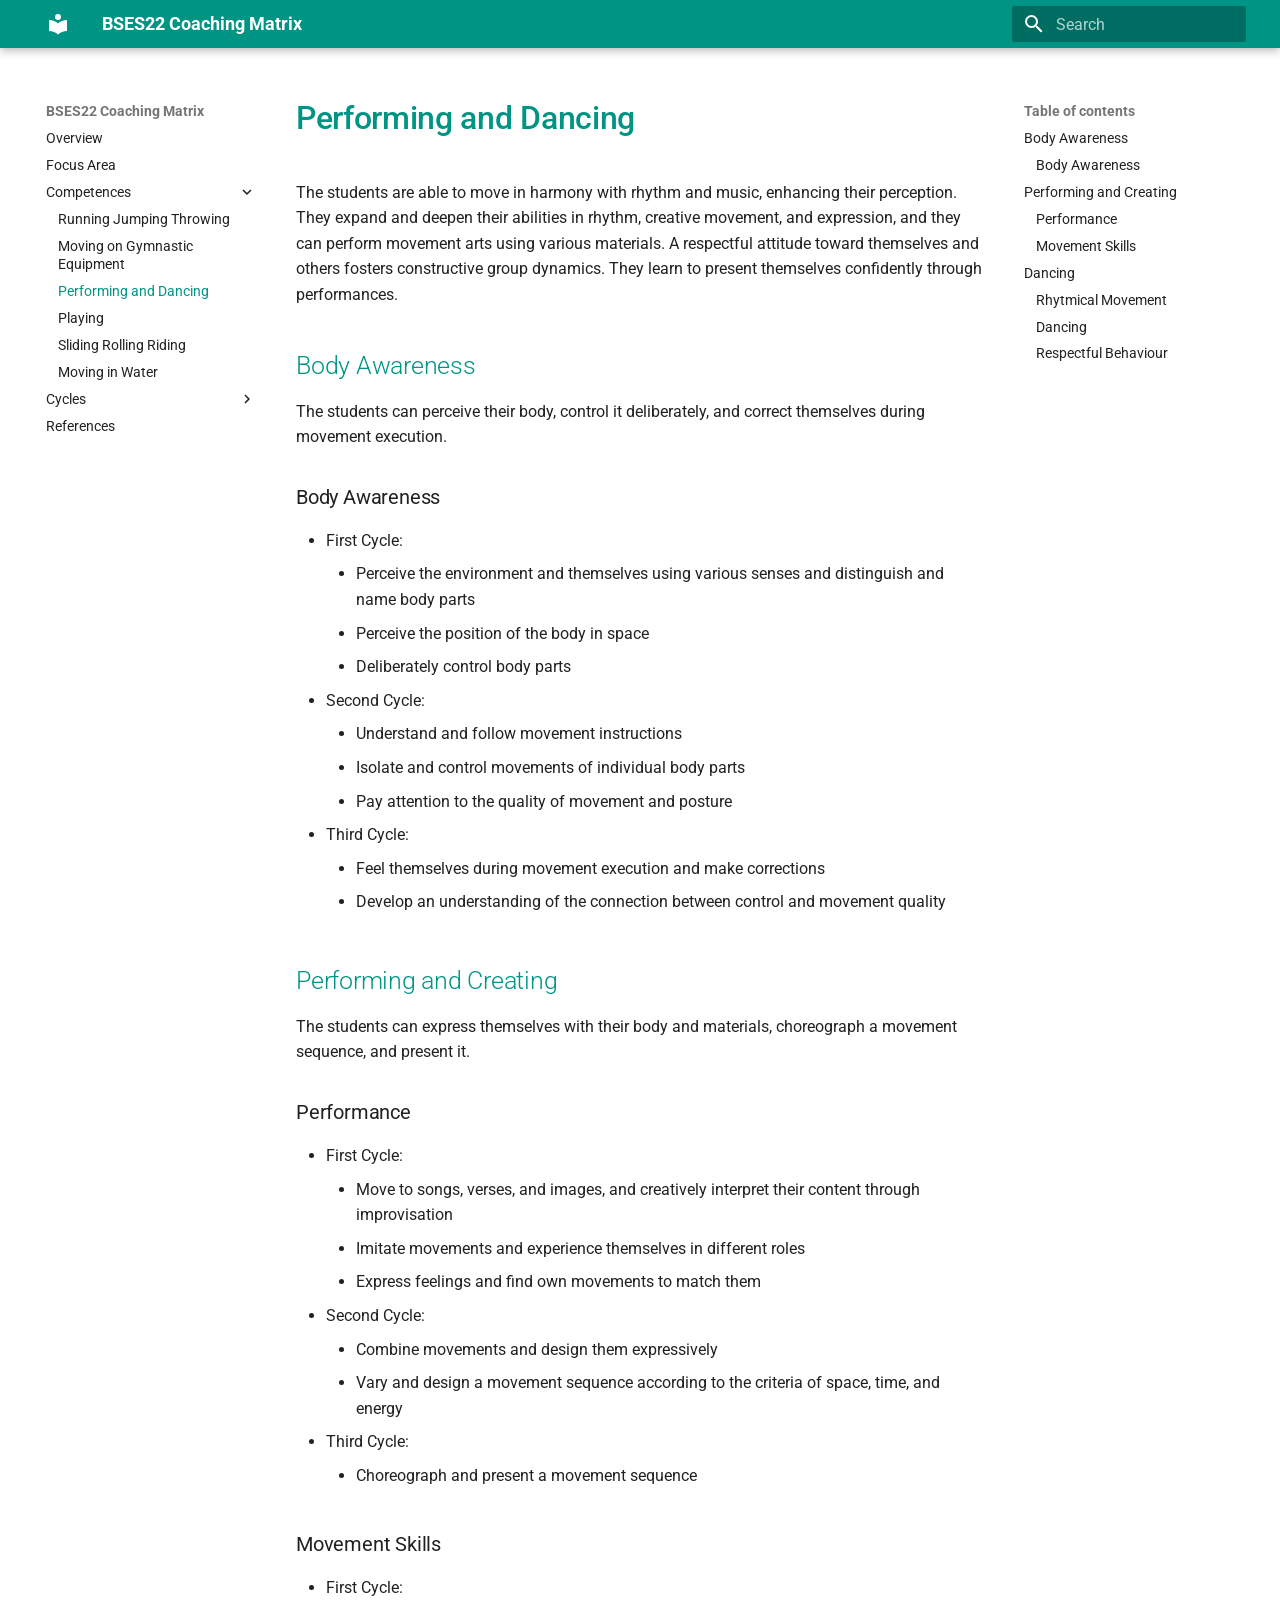
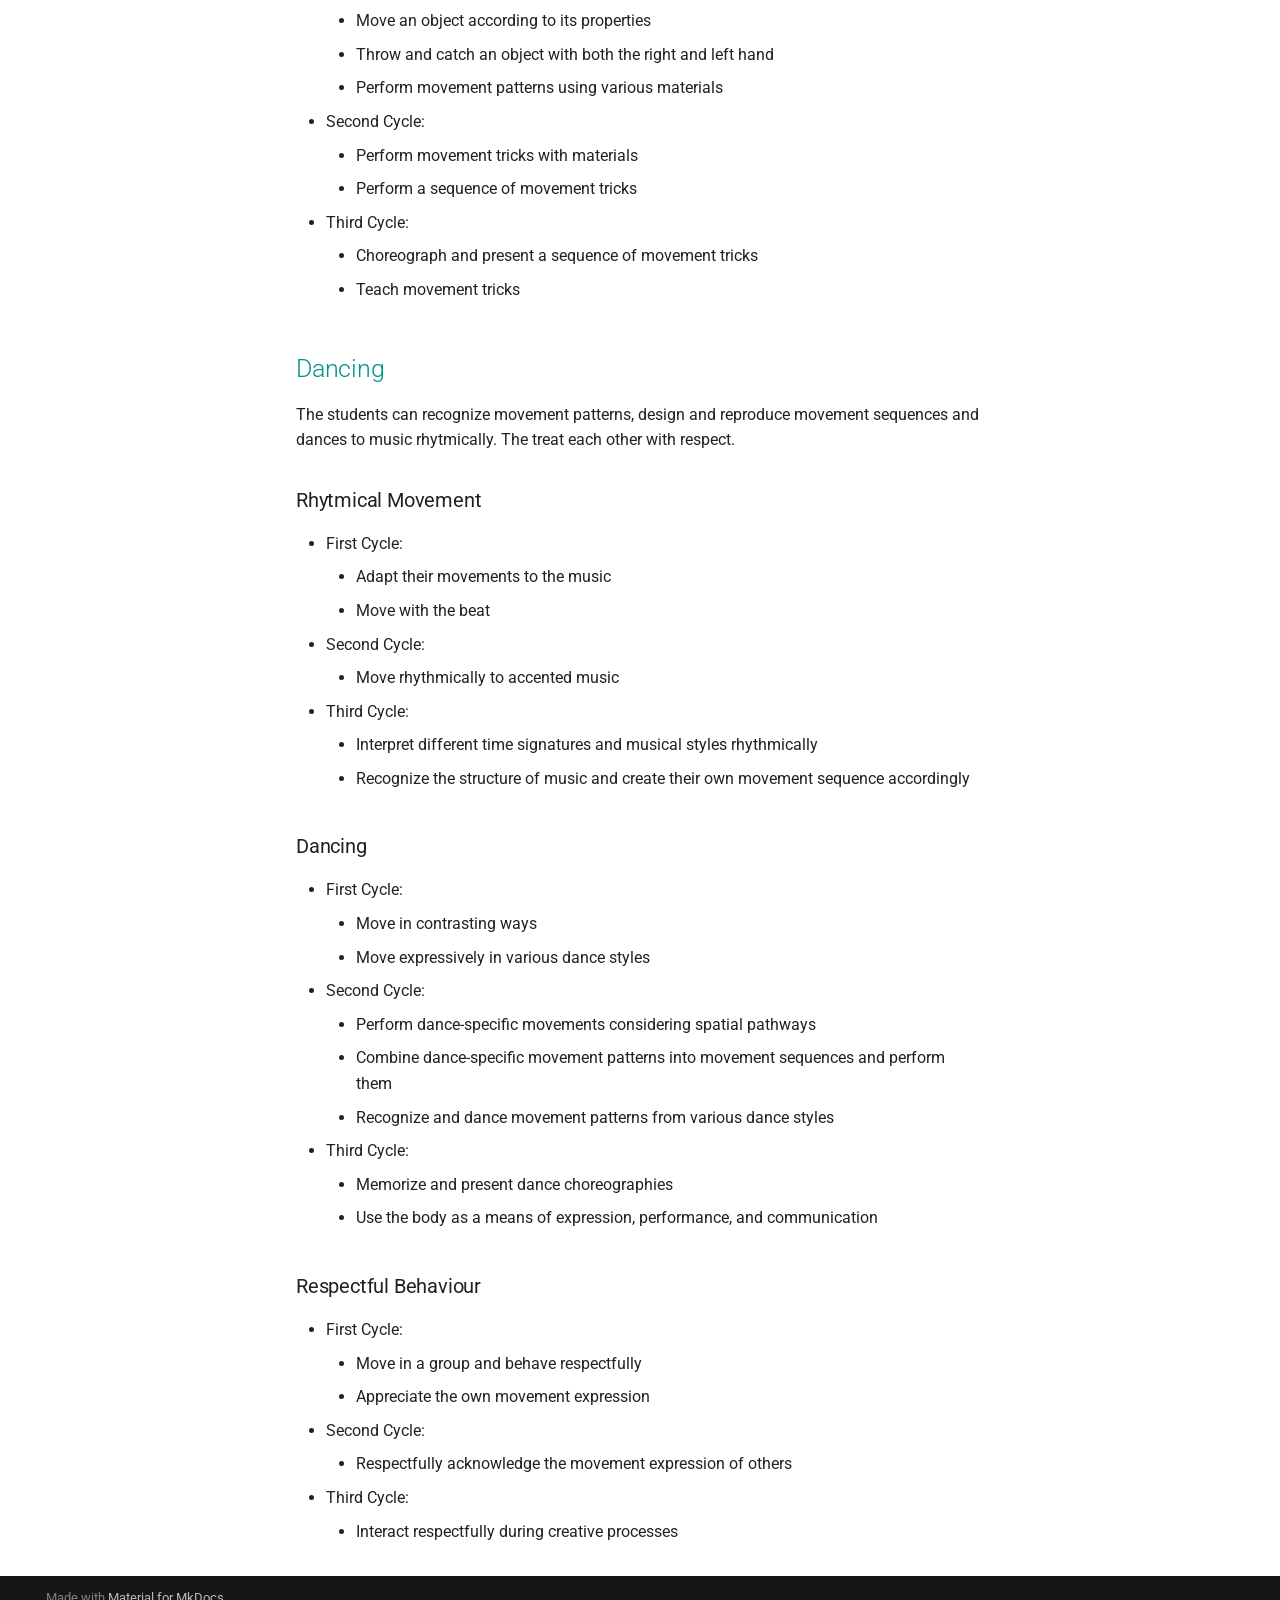
<file: Competences/Performing_and_Dancing/index.html>
<!doctype html>
<html lang="en" class="no-js">
  <head>
    
      <meta charset="utf-8">
      <meta name="viewport" content="width=device-width,initial-scale=1">
      
      
      
      
        <link rel="prev" href="../Moving_on_Gymnastic_Equipment/">
      
      
        <link rel="next" href="../Playing/">
      
      
      <link rel="icon" href="../../assets/images/favicon.png">
      <meta name="generator" content="mkdocs-1.6.1, mkdocs-material-9.6.15">
    
    
      
        <title>Performing and Dancing - BSES22 Coaching Matrix</title>
      
    
    
      <link rel="stylesheet" href="../../assets/stylesheets/main.342714a4.min.css">
      
        
        <link rel="stylesheet" href="../../assets/stylesheets/palette.06af60db.min.css">
      
      


    
    
      
    
    
      
        
        
        <link rel="preconnect" href="https://fonts.gstatic.com" crossorigin>
        <link rel="stylesheet" href="https://fonts.googleapis.com/css?family=Roboto:300,300i,400,400i,700,700i%7CRoboto+Mono:400,400i,700,700i&display=fallback">
        <style>:root{--md-text-font:"Roboto";--md-code-font:"Roboto Mono"}</style>
      
    
    
      <link rel="stylesheet" href="../../assets/css/extra.css">
    
    <script>__md_scope=new URL("../..",location),__md_hash=e=>[...e].reduce(((e,_)=>(e<<5)-e+_.charCodeAt(0)),0),__md_get=(e,_=localStorage,t=__md_scope)=>JSON.parse(_.getItem(t.pathname+"."+e)),__md_set=(e,_,t=localStorage,a=__md_scope)=>{try{t.setItem(a.pathname+"."+e,JSON.stringify(_))}catch(e){}}</script>
    
      

    
    
    
  </head>
  
  
    
    
    
    
    
    <body dir="ltr" data-md-color-scheme="default" data-md-color-primary="teal" data-md-color-accent="teal">
  
    
    <input class="md-toggle" data-md-toggle="drawer" type="checkbox" id="__drawer" autocomplete="off">
    <input class="md-toggle" data-md-toggle="search" type="checkbox" id="__search" autocomplete="off">
    <label class="md-overlay" for="__drawer"></label>
    <div data-md-component="skip">
      
        
        <a href="#body-awareness" class="md-skip">
          Skip to content
        </a>
      
    </div>
    <div data-md-component="announce">
      
    </div>
    
    
      

  

<header class="md-header md-header--shadow" data-md-component="header">
  <nav class="md-header__inner md-grid" aria-label="Header">
    <a href="../.." title="BSES22 Coaching Matrix" class="md-header__button md-logo" aria-label="BSES22 Coaching Matrix" data-md-component="logo">
      
  
  <svg xmlns="http://www.w3.org/2000/svg" viewBox="0 0 24 24"><path d="M12 8a3 3 0 0 0 3-3 3 3 0 0 0-3-3 3 3 0 0 0-3 3 3 3 0 0 0 3 3m0 3.54C9.64 9.35 6.5 8 3 8v11c3.5 0 6.64 1.35 9 3.54 2.36-2.19 5.5-3.54 9-3.54V8c-3.5 0-6.64 1.35-9 3.54"/></svg>

    </a>
    <label class="md-header__button md-icon" for="__drawer">
      
      <svg xmlns="http://www.w3.org/2000/svg" viewBox="0 0 24 24"><path d="M3 6h18v2H3zm0 5h18v2H3zm0 5h18v2H3z"/></svg>
    </label>
    <div class="md-header__title" data-md-component="header-title">
      <div class="md-header__ellipsis">
        <div class="md-header__topic">
          <span class="md-ellipsis">
            BSES22 Coaching Matrix
          </span>
        </div>
        <div class="md-header__topic" data-md-component="header-topic">
          <span class="md-ellipsis">
            
              Performing and Dancing
            
          </span>
        </div>
      </div>
    </div>
    
      
    
    
    
    
      
      
        <label class="md-header__button md-icon" for="__search">
          
          <svg xmlns="http://www.w3.org/2000/svg" viewBox="0 0 24 24"><path d="M9.5 3A6.5 6.5 0 0 1 16 9.5c0 1.61-.59 3.09-1.56 4.23l.27.27h.79l5 5-1.5 1.5-5-5v-.79l-.27-.27A6.52 6.52 0 0 1 9.5 16 6.5 6.5 0 0 1 3 9.5 6.5 6.5 0 0 1 9.5 3m0 2C7 5 5 7 5 9.5S7 14 9.5 14 14 12 14 9.5 12 5 9.5 5"/></svg>
        </label>
        <div class="md-search" data-md-component="search" role="dialog">
  <label class="md-search__overlay" for="__search"></label>
  <div class="md-search__inner" role="search">
    <form class="md-search__form" name="search">
      <input type="text" class="md-search__input" name="query" aria-label="Search" placeholder="Search" autocapitalize="off" autocorrect="off" autocomplete="off" spellcheck="false" data-md-component="search-query" required>
      <label class="md-search__icon md-icon" for="__search">
        
        <svg xmlns="http://www.w3.org/2000/svg" viewBox="0 0 24 24"><path d="M9.5 3A6.5 6.5 0 0 1 16 9.5c0 1.61-.59 3.09-1.56 4.23l.27.27h.79l5 5-1.5 1.5-5-5v-.79l-.27-.27A6.52 6.52 0 0 1 9.5 16 6.5 6.5 0 0 1 3 9.5 6.5 6.5 0 0 1 9.5 3m0 2C7 5 5 7 5 9.5S7 14 9.5 14 14 12 14 9.5 12 5 9.5 5"/></svg>
        
        <svg xmlns="http://www.w3.org/2000/svg" viewBox="0 0 24 24"><path d="M20 11v2H8l5.5 5.5-1.42 1.42L4.16 12l7.92-7.92L13.5 5.5 8 11z"/></svg>
      </label>
      <nav class="md-search__options" aria-label="Search">
        
        <button type="reset" class="md-search__icon md-icon" title="Clear" aria-label="Clear" tabindex="-1">
          
          <svg xmlns="http://www.w3.org/2000/svg" viewBox="0 0 24 24"><path d="M19 6.41 17.59 5 12 10.59 6.41 5 5 6.41 10.59 12 5 17.59 6.41 19 12 13.41 17.59 19 19 17.59 13.41 12z"/></svg>
        </button>
      </nav>
      
    </form>
    <div class="md-search__output">
      <div class="md-search__scrollwrap" tabindex="0" data-md-scrollfix>
        <div class="md-search-result" data-md-component="search-result">
          <div class="md-search-result__meta">
            Initializing search
          </div>
          <ol class="md-search-result__list" role="presentation"></ol>
        </div>
      </div>
    </div>
  </div>
</div>
      
    
    
  </nav>
  
</header>
    
    <div class="md-container" data-md-component="container">
      
      
        
          
        
      
      <main class="md-main" data-md-component="main">
        <div class="md-main__inner md-grid">
          
            
              
              <div class="md-sidebar md-sidebar--primary" data-md-component="sidebar" data-md-type="navigation" >
                <div class="md-sidebar__scrollwrap">
                  <div class="md-sidebar__inner">
                    



<nav class="md-nav md-nav--primary" aria-label="Navigation" data-md-level="0">
  <label class="md-nav__title" for="__drawer">
    <a href="../.." title="BSES22 Coaching Matrix" class="md-nav__button md-logo" aria-label="BSES22 Coaching Matrix" data-md-component="logo">
      
  
  <svg xmlns="http://www.w3.org/2000/svg" viewBox="0 0 24 24"><path d="M12 8a3 3 0 0 0 3-3 3 3 0 0 0-3-3 3 3 0 0 0-3 3 3 3 0 0 0 3 3m0 3.54C9.64 9.35 6.5 8 3 8v11c3.5 0 6.64 1.35 9 3.54 2.36-2.19 5.5-3.54 9-3.54V8c-3.5 0-6.64 1.35-9 3.54"/></svg>

    </a>
    BSES22 Coaching Matrix
  </label>
  
  <ul class="md-nav__list" data-md-scrollfix>
    
      
      
  
  
  
  
    <li class="md-nav__item">
      <a href="../.." class="md-nav__link">
        
  
  
  <span class="md-ellipsis">
    Overview
    
  </span>
  

      </a>
    </li>
  

    
      
      
  
  
  
  
    <li class="md-nav__item">
      <a href="../../Focus_Area/" class="md-nav__link">
        
  
  
  <span class="md-ellipsis">
    Focus Area
    
  </span>
  

      </a>
    </li>
  

    
      
      
  
  
    
  
  
  
    
    
    
    
    
    <li class="md-nav__item md-nav__item--active md-nav__item--nested">
      
        
        
        <input class="md-nav__toggle md-toggle " type="checkbox" id="__nav_3" checked>
        
          
          <label class="md-nav__link" for="__nav_3" id="__nav_3_label" tabindex="0">
            
  
  
  <span class="md-ellipsis">
    Competences
    
  </span>
  

            <span class="md-nav__icon md-icon"></span>
          </label>
        
        <nav class="md-nav" data-md-level="1" aria-labelledby="__nav_3_label" aria-expanded="true">
          <label class="md-nav__title" for="__nav_3">
            <span class="md-nav__icon md-icon"></span>
            Competences
          </label>
          <ul class="md-nav__list" data-md-scrollfix>
            
              
                
  
  
  
  
    <li class="md-nav__item">
      <a href="../Running_Jumping_Throwing/" class="md-nav__link">
        
  
  
  <span class="md-ellipsis">
    Running Jumping Throwing
    
  </span>
  

      </a>
    </li>
  

              
            
              
                
  
  
  
  
    <li class="md-nav__item">
      <a href="../Moving_on_Gymnastic_Equipment/" class="md-nav__link">
        
  
  
  <span class="md-ellipsis">
    Moving on Gymnastic Equipment
    
  </span>
  

      </a>
    </li>
  

              
            
              
                
  
  
    
  
  
  
    <li class="md-nav__item md-nav__item--active">
      
      <input class="md-nav__toggle md-toggle" type="checkbox" id="__toc">
      
      
      
        <label class="md-nav__link md-nav__link--active" for="__toc">
          
  
  
  <span class="md-ellipsis">
    Performing and Dancing
    
  </span>
  

          <span class="md-nav__icon md-icon"></span>
        </label>
      
      <a href="./" class="md-nav__link md-nav__link--active">
        
  
  
  <span class="md-ellipsis">
    Performing and Dancing
    
  </span>
  

      </a>
      
        

<nav class="md-nav md-nav--secondary" aria-label="Table of contents">
  
  
  
  
    <label class="md-nav__title" for="__toc">
      <span class="md-nav__icon md-icon"></span>
      Table of contents
    </label>
    <ul class="md-nav__list" data-md-component="toc" data-md-scrollfix>
      
        <li class="md-nav__item">
  <a href="#body-awareness" class="md-nav__link">
    <span class="md-ellipsis">
      Body Awareness
    </span>
  </a>
  
    <nav class="md-nav" aria-label="Body Awareness">
      <ul class="md-nav__list">
        
          <li class="md-nav__item">
  <a href="#body-awareness_1" class="md-nav__link">
    <span class="md-ellipsis">
      Body Awareness
    </span>
  </a>
  
</li>
        
      </ul>
    </nav>
  
</li>
      
        <li class="md-nav__item">
  <a href="#performing-and-creating" class="md-nav__link">
    <span class="md-ellipsis">
      Performing and Creating
    </span>
  </a>
  
    <nav class="md-nav" aria-label="Performing and Creating">
      <ul class="md-nav__list">
        
          <li class="md-nav__item">
  <a href="#performance" class="md-nav__link">
    <span class="md-ellipsis">
      Performance
    </span>
  </a>
  
</li>
        
          <li class="md-nav__item">
  <a href="#movement-skills" class="md-nav__link">
    <span class="md-ellipsis">
      Movement Skills
    </span>
  </a>
  
</li>
        
      </ul>
    </nav>
  
</li>
      
        <li class="md-nav__item">
  <a href="#dancing" class="md-nav__link">
    <span class="md-ellipsis">
      Dancing
    </span>
  </a>
  
    <nav class="md-nav" aria-label="Dancing">
      <ul class="md-nav__list">
        
          <li class="md-nav__item">
  <a href="#rhytmical-movement" class="md-nav__link">
    <span class="md-ellipsis">
      Rhytmical Movement
    </span>
  </a>
  
</li>
        
          <li class="md-nav__item">
  <a href="#dancing_1" class="md-nav__link">
    <span class="md-ellipsis">
      Dancing
    </span>
  </a>
  
</li>
        
          <li class="md-nav__item">
  <a href="#respectful-behaviour" class="md-nav__link">
    <span class="md-ellipsis">
      Respectful Behaviour
    </span>
  </a>
  
</li>
        
      </ul>
    </nav>
  
</li>
      
    </ul>
  
</nav>
      
    </li>
  

              
            
              
                
  
  
  
  
    <li class="md-nav__item">
      <a href="../Playing/" class="md-nav__link">
        
  
  
  <span class="md-ellipsis">
    Playing
    
  </span>
  

      </a>
    </li>
  

              
            
              
                
  
  
  
  
    <li class="md-nav__item">
      <a href="../Sliding_Rolling_Riding/" class="md-nav__link">
        
  
  
  <span class="md-ellipsis">
    Sliding Rolling Riding
    
  </span>
  

      </a>
    </li>
  

              
            
              
                
  
  
  
  
    <li class="md-nav__item">
      <a href="../Moving_in_Water/" class="md-nav__link">
        
  
  
  <span class="md-ellipsis">
    Moving in Water
    
  </span>
  

      </a>
    </li>
  

              
            
          </ul>
        </nav>
      
    </li>
  

    
      
      
  
  
  
  
    
    
    
    
    
    <li class="md-nav__item md-nav__item--nested">
      
        
        
        <input class="md-nav__toggle md-toggle " type="checkbox" id="__nav_4" >
        
          
          <label class="md-nav__link" for="__nav_4" id="__nav_4_label" tabindex="0">
            
  
  
  <span class="md-ellipsis">
    Cycles
    
  </span>
  

            <span class="md-nav__icon md-icon"></span>
          </label>
        
        <nav class="md-nav" data-md-level="1" aria-labelledby="__nav_4_label" aria-expanded="false">
          <label class="md-nav__title" for="__nav_4">
            <span class="md-nav__icon md-icon"></span>
            Cycles
          </label>
          <ul class="md-nav__list" data-md-scrollfix>
            
              
                
  
  
  
  
    <li class="md-nav__item">
      <a href="../../Cycles/1st_Cycle/" class="md-nav__link">
        
  
  
  <span class="md-ellipsis">
    1st Cycle
    
  </span>
  

      </a>
    </li>
  

              
            
              
                
  
  
  
  
    <li class="md-nav__item">
      <a href="../../Cycles/2nd_Cycle/" class="md-nav__link">
        
  
  
  <span class="md-ellipsis">
    2nd Cycle
    
  </span>
  

      </a>
    </li>
  

              
            
              
                
  
  
  
  
    <li class="md-nav__item">
      <a href="../../Cycles/3rd_Cycle/" class="md-nav__link">
        
  
  
  <span class="md-ellipsis">
    3rd Cycle
    
  </span>
  

      </a>
    </li>
  

              
            
          </ul>
        </nav>
      
    </li>
  

    
      
      
  
  
  
  
    <li class="md-nav__item">
      <a href="../../References/" class="md-nav__link">
        
  
  
  <span class="md-ellipsis">
    References
    
  </span>
  

      </a>
    </li>
  

    
  </ul>
</nav>
                  </div>
                </div>
              </div>
            
            
              
              <div class="md-sidebar md-sidebar--secondary" data-md-component="sidebar" data-md-type="toc" >
                <div class="md-sidebar__scrollwrap">
                  <div class="md-sidebar__inner">
                    

<nav class="md-nav md-nav--secondary" aria-label="Table of contents">
  
  
  
  
    <label class="md-nav__title" for="__toc">
      <span class="md-nav__icon md-icon"></span>
      Table of contents
    </label>
    <ul class="md-nav__list" data-md-component="toc" data-md-scrollfix>
      
        <li class="md-nav__item">
  <a href="#body-awareness" class="md-nav__link">
    <span class="md-ellipsis">
      Body Awareness
    </span>
  </a>
  
    <nav class="md-nav" aria-label="Body Awareness">
      <ul class="md-nav__list">
        
          <li class="md-nav__item">
  <a href="#body-awareness_1" class="md-nav__link">
    <span class="md-ellipsis">
      Body Awareness
    </span>
  </a>
  
</li>
        
      </ul>
    </nav>
  
</li>
      
        <li class="md-nav__item">
  <a href="#performing-and-creating" class="md-nav__link">
    <span class="md-ellipsis">
      Performing and Creating
    </span>
  </a>
  
    <nav class="md-nav" aria-label="Performing and Creating">
      <ul class="md-nav__list">
        
          <li class="md-nav__item">
  <a href="#performance" class="md-nav__link">
    <span class="md-ellipsis">
      Performance
    </span>
  </a>
  
</li>
        
          <li class="md-nav__item">
  <a href="#movement-skills" class="md-nav__link">
    <span class="md-ellipsis">
      Movement Skills
    </span>
  </a>
  
</li>
        
      </ul>
    </nav>
  
</li>
      
        <li class="md-nav__item">
  <a href="#dancing" class="md-nav__link">
    <span class="md-ellipsis">
      Dancing
    </span>
  </a>
  
    <nav class="md-nav" aria-label="Dancing">
      <ul class="md-nav__list">
        
          <li class="md-nav__item">
  <a href="#rhytmical-movement" class="md-nav__link">
    <span class="md-ellipsis">
      Rhytmical Movement
    </span>
  </a>
  
</li>
        
          <li class="md-nav__item">
  <a href="#dancing_1" class="md-nav__link">
    <span class="md-ellipsis">
      Dancing
    </span>
  </a>
  
</li>
        
          <li class="md-nav__item">
  <a href="#respectful-behaviour" class="md-nav__link">
    <span class="md-ellipsis">
      Respectful Behaviour
    </span>
  </a>
  
</li>
        
      </ul>
    </nav>
  
</li>
      
    </ul>
  
</nav>
                  </div>
                </div>
              </div>
            
          
          
            <div class="md-content" data-md-component="content">
              <article class="md-content__inner md-typeset">
                
                  



<h1 style="font-weight: 500; color: var(--md-primary-fg-color)">Performing and Dancing</h1>

<p>The students are able to move in harmony with rhythm and music, enhancing their perception. They expand and deepen their abilities in rhythm, creative movement, and expression, and they can perform movement arts using various materials. A respectful attitude toward themselves and others fosters constructive group dynamics. They learn to present themselves confidently through performances. </p>
<h2 id="body-awareness">Body Awareness</h2>
<p>The students can perceive their body, control it deliberately, and correct themselves during movement execution.</p>
<h3 id="body-awareness_1">Body Awareness</h3>
<ul>
<li>First Cycle:<ul>
<li>Perceive the environment and themselves using various senses and distinguish and name body parts</li>
<li>Perceive the position of the body in space</li>
<li>Deliberately control body parts</li>
</ul>
</li>
<li>Second Cycle:<ul>
<li>Understand and follow movement instructions</li>
<li>Isolate and control movements of individual body parts</li>
<li>Pay attention to the quality of movement and posture</li>
</ul>
</li>
<li>Third Cycle:<ul>
<li>Feel themselves during movement execution and make corrections</li>
<li>Develop an understanding of the connection between control and movement quality</li>
</ul>
</li>
</ul>
<h2 id="performing-and-creating">Performing and Creating</h2>
<p>The students can express themselves with their body and materials, choreograph a movement sequence, and present it.</p>
<h3 id="performance">Performance</h3>
<ul>
<li>First Cycle:<ul>
<li>Move to songs, verses, and images, and creatively interpret their content through improvisation</li>
<li>Imitate movements and experience themselves in different roles</li>
<li>Express feelings and find own movements to match them</li>
</ul>
</li>
<li>Second Cycle:<ul>
<li>Combine movements and design them expressively</li>
<li>Vary and design a movement sequence according to the criteria of space, time, and energy</li>
</ul>
</li>
<li>Third Cycle:<ul>
<li>Choreograph and present a movement sequence </li>
</ul>
</li>
</ul>
<h3 id="movement-skills">Movement Skills</h3>
<ul>
<li>First Cycle:<ul>
<li>Move an object according to its properties</li>
<li>Throw and catch an object with both the right and left hand</li>
<li>Perform movement patterns using various materials</li>
</ul>
</li>
<li>Second Cycle:<ul>
<li>Perform movement tricks with materials</li>
<li>Perform a sequence of movement tricks</li>
</ul>
</li>
<li>Third Cycle:<ul>
<li>Choreograph and present a sequence of movement tricks</li>
<li>Teach movement tricks</li>
</ul>
</li>
</ul>
<h2 id="dancing">Dancing</h2>
<p>The students can recognize movement patterns, design and reproduce movement sequences and dances to music rhytmically. The treat each other with respect.</p>
<h3 id="rhytmical-movement">Rhytmical Movement</h3>
<ul>
<li>First Cycle:<ul>
<li>Adapt their movements to the music</li>
<li>Move with the beat</li>
</ul>
</li>
<li>Second Cycle:<ul>
<li>Move rhythmically to accented music</li>
</ul>
</li>
<li>Third Cycle:<ul>
<li>Interpret different time signatures and musical styles rhythmically</li>
<li>Recognize the structure of music and create their own movement sequence accordingly</li>
</ul>
</li>
</ul>
<h3 id="dancing_1">Dancing</h3>
<ul>
<li>First Cycle:<ul>
<li>Move in contrasting ways</li>
<li>Move expressively in various dance styles</li>
</ul>
</li>
<li>Second Cycle:<ul>
<li>Perform dance-specific movements considering spatial pathways</li>
<li>Combine dance-specific movement patterns into movement sequences and perform them</li>
<li>Recognize and dance movement patterns from various dance styles</li>
</ul>
</li>
<li>Third Cycle:<ul>
<li>Memorize and present dance choreographies</li>
<li>Use the body as a means of expression, performance, and communication</li>
</ul>
</li>
</ul>
<h3 id="respectful-behaviour">Respectful Behaviour</h3>
<ul>
<li>First Cycle:<ul>
<li>Move in a group and behave respectfully</li>
<li>Appreciate the own movement expression</li>
</ul>
</li>
<li>Second Cycle:<ul>
<li>Respectfully acknowledge the movement expression of others</li>
</ul>
</li>
<li>Third Cycle:<ul>
<li>Interact respectfully during creative processes</li>
</ul>
</li>
</ul>












                
              </article>
            </div>
          
          
<script>var target=document.getElementById(location.hash.slice(1));target&&target.name&&(target.checked=target.name.startsWith("__tabbed_"))</script>
        </div>
        
      </main>
      
        <footer class="md-footer">
  
  <div class="md-footer-meta md-typeset">
    <div class="md-footer-meta__inner md-grid">
      <div class="md-copyright">
  
  
    Made with
    <a href="https://squidfunk.github.io/mkdocs-material/" target="_blank" rel="noopener">
      Material for MkDocs
    </a>
  
</div>
      
    </div>
  </div>
</footer>
      
    </div>
    <div class="md-dialog" data-md-component="dialog">
      <div class="md-dialog__inner md-typeset"></div>
    </div>
    
    
    
      
      <script id="__config" type="application/json">{"base": "../..", "features": [], "search": "../../assets/javascripts/workers/search.d50fe291.min.js", "tags": null, "translations": {"clipboard.copied": "Copied to clipboard", "clipboard.copy": "Copy to clipboard", "search.result.more.one": "1 more on this page", "search.result.more.other": "# more on this page", "search.result.none": "No matching documents", "search.result.one": "1 matching document", "search.result.other": "# matching documents", "search.result.placeholder": "Type to start searching", "search.result.term.missing": "Missing", "select.version": "Select version"}, "version": null}</script>
    
    
      <script src="../../assets/javascripts/bundle.56ea9cef.min.js"></script>
      
    
  </body>
</html>
</file>
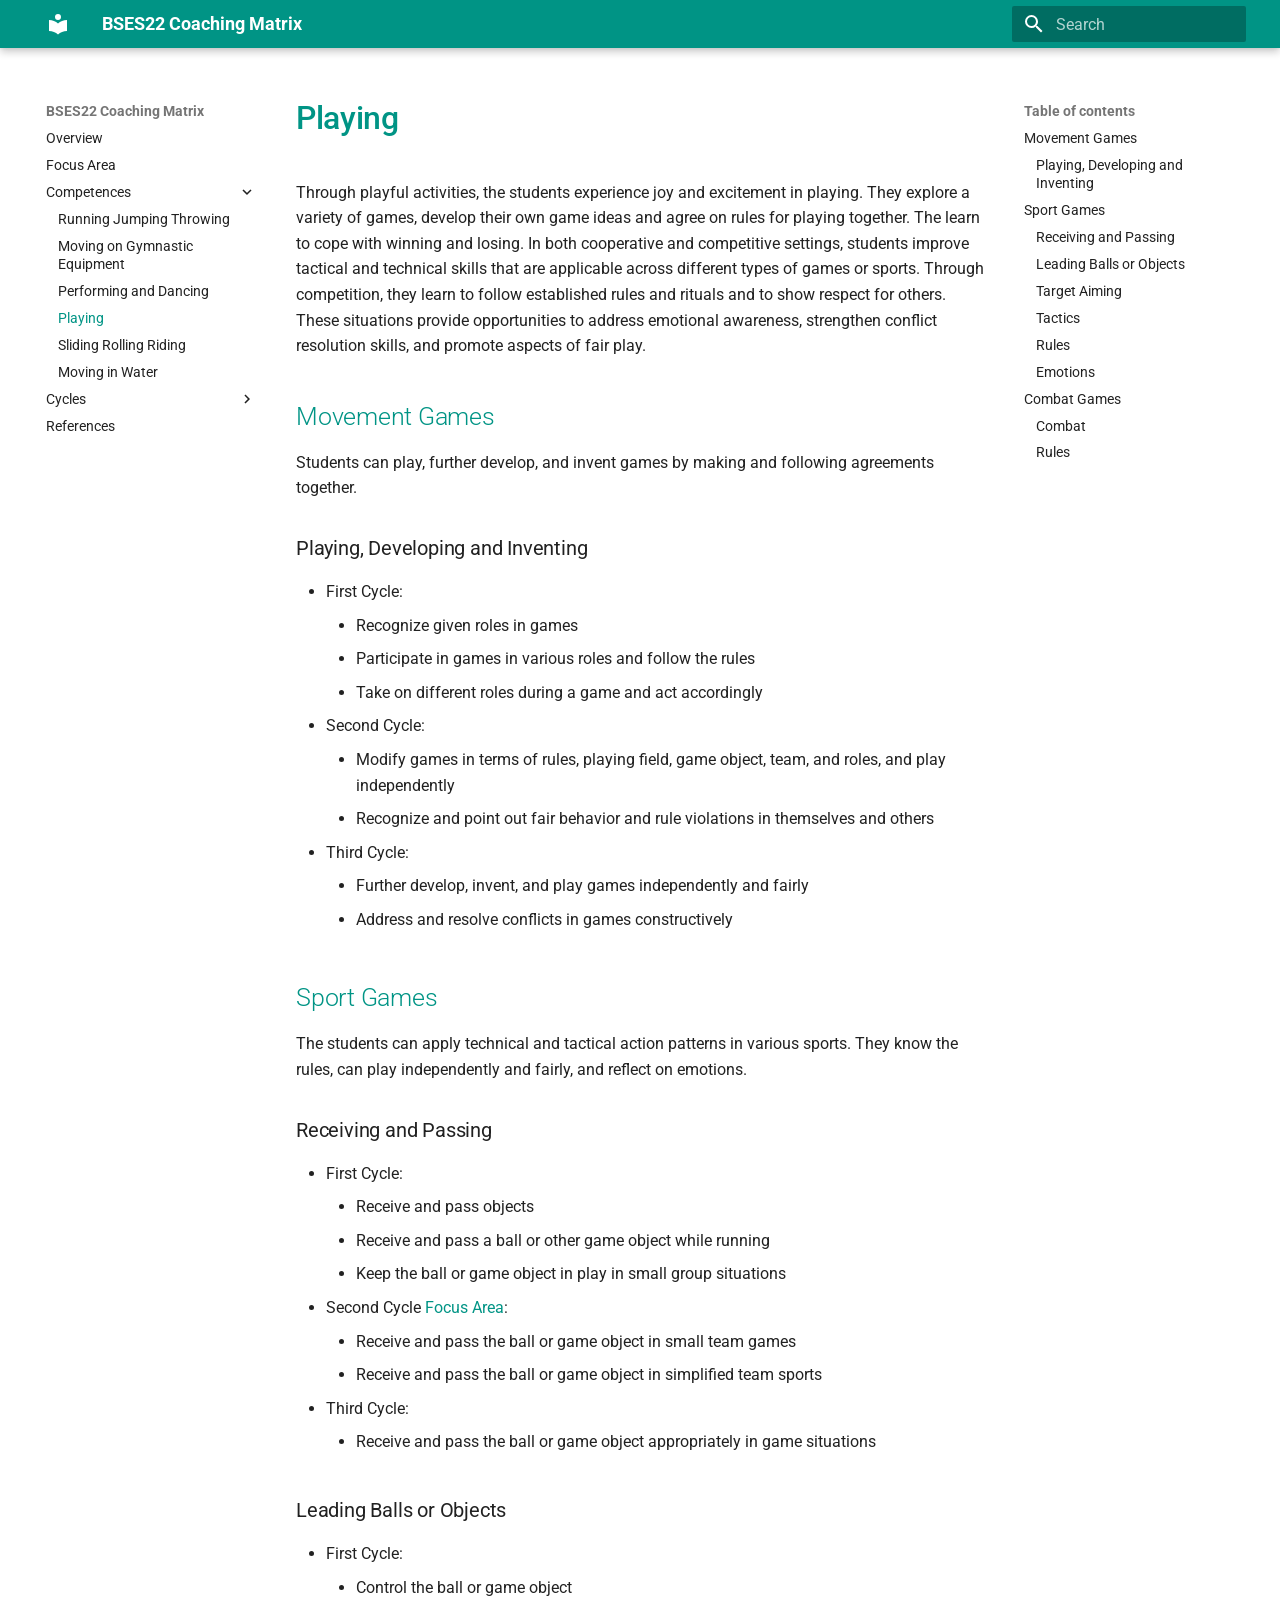
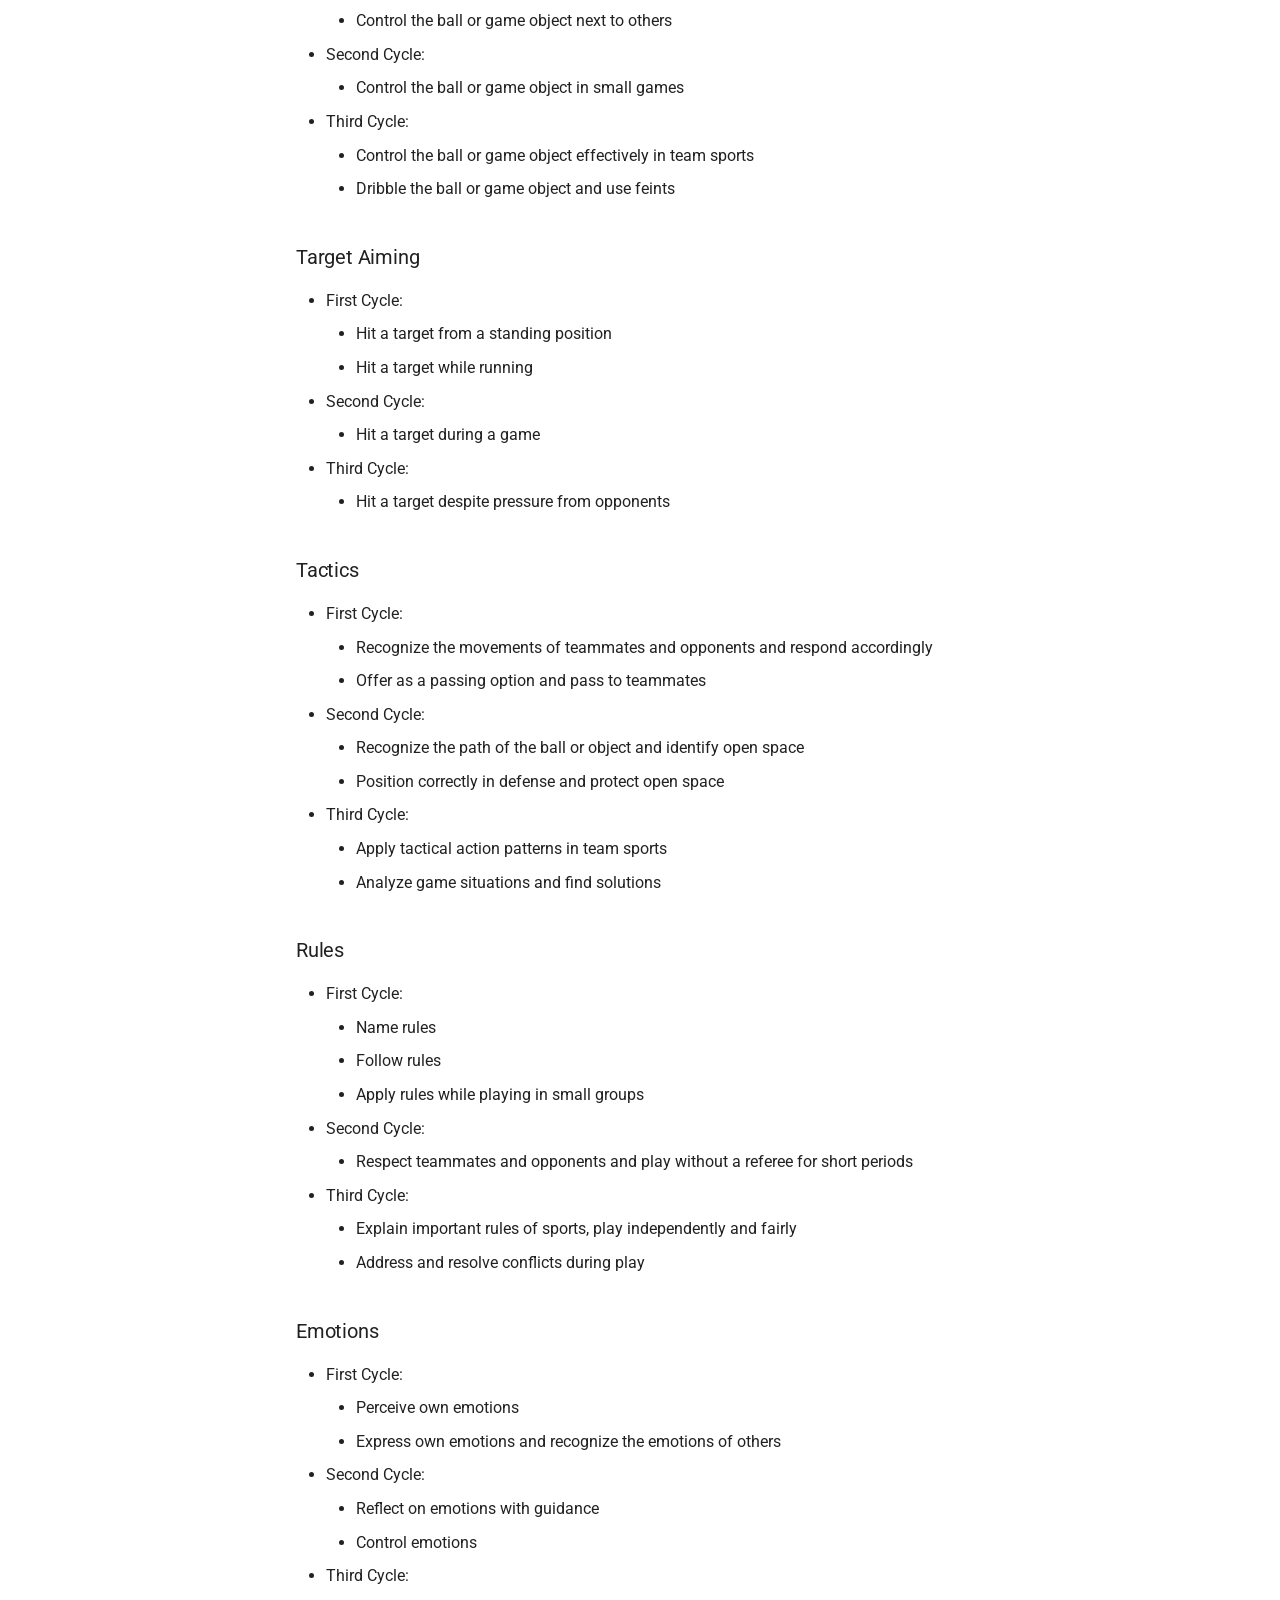
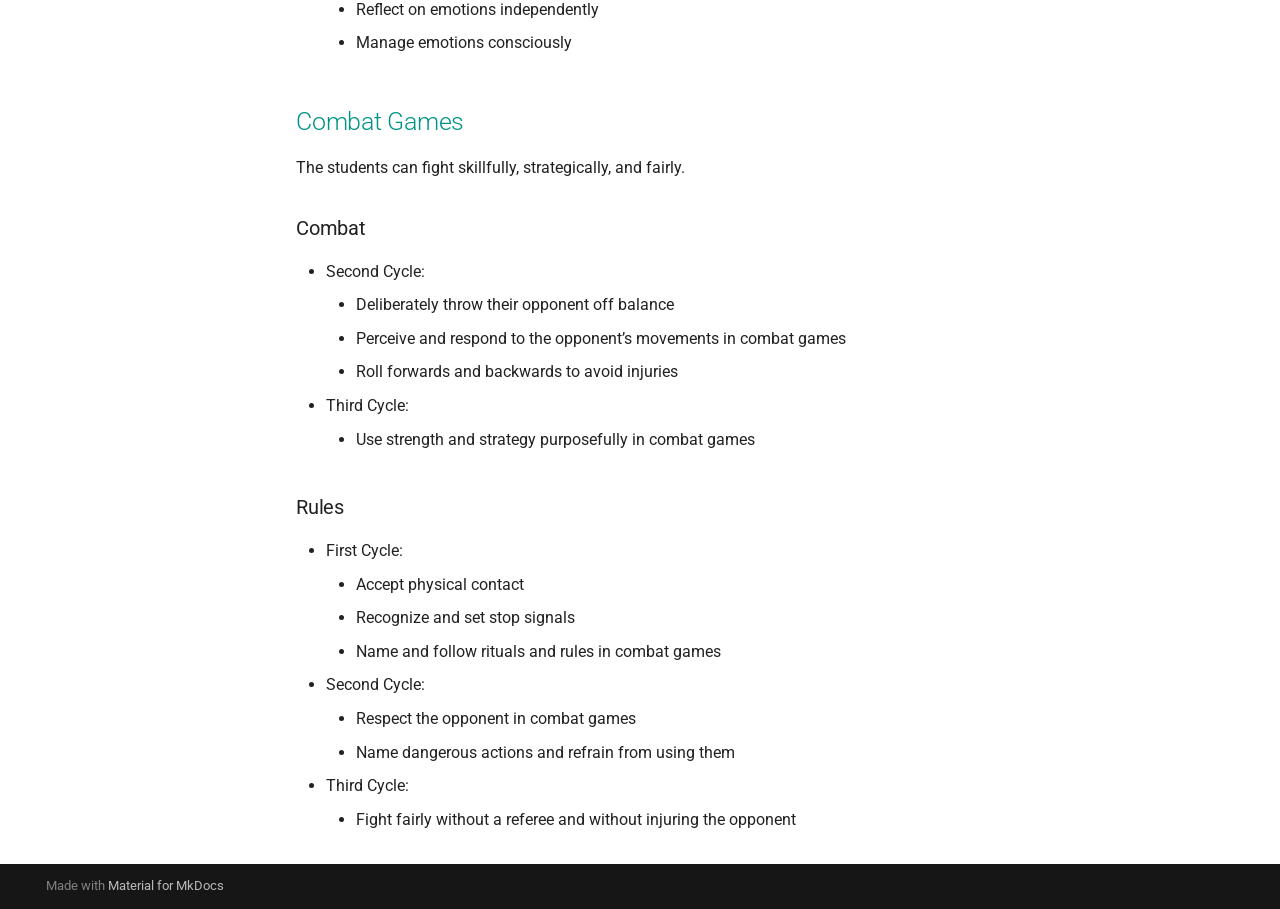
<file: Competences/Playing/index.html>
<!doctype html>
<html lang="en" class="no-js">
  <head>
    
      <meta charset="utf-8">
      <meta name="viewport" content="width=device-width,initial-scale=1">
      
      
      
      
        <link rel="prev" href="../Performing_and_Dancing/">
      
      
        <link rel="next" href="../Sliding_Rolling_Riding/">
      
      
      <link rel="icon" href="../../assets/images/favicon.png">
      <meta name="generator" content="mkdocs-1.6.1, mkdocs-material-9.6.15">
    
    
      
        <title>Playing - BSES22 Coaching Matrix</title>
      
    
    
      <link rel="stylesheet" href="../../assets/stylesheets/main.342714a4.min.css">
      
        
        <link rel="stylesheet" href="../../assets/stylesheets/palette.06af60db.min.css">
      
      


    
    
      
    
    
      
        
        
        <link rel="preconnect" href="https://fonts.gstatic.com" crossorigin>
        <link rel="stylesheet" href="https://fonts.googleapis.com/css?family=Roboto:300,300i,400,400i,700,700i%7CRoboto+Mono:400,400i,700,700i&display=fallback">
        <style>:root{--md-text-font:"Roboto";--md-code-font:"Roboto Mono"}</style>
      
    
    
      <link rel="stylesheet" href="../../assets/css/extra.css">
    
    <script>__md_scope=new URL("../..",location),__md_hash=e=>[...e].reduce(((e,_)=>(e<<5)-e+_.charCodeAt(0)),0),__md_get=(e,_=localStorage,t=__md_scope)=>JSON.parse(_.getItem(t.pathname+"."+e)),__md_set=(e,_,t=localStorage,a=__md_scope)=>{try{t.setItem(a.pathname+"."+e,JSON.stringify(_))}catch(e){}}</script>
    
      

    
    
    
  </head>
  
  
    
    
    
    
    
    <body dir="ltr" data-md-color-scheme="default" data-md-color-primary="teal" data-md-color-accent="teal">
  
    
    <input class="md-toggle" data-md-toggle="drawer" type="checkbox" id="__drawer" autocomplete="off">
    <input class="md-toggle" data-md-toggle="search" type="checkbox" id="__search" autocomplete="off">
    <label class="md-overlay" for="__drawer"></label>
    <div data-md-component="skip">
      
        
        <a href="#movement-games" class="md-skip">
          Skip to content
        </a>
      
    </div>
    <div data-md-component="announce">
      
    </div>
    
    
      

  

<header class="md-header md-header--shadow" data-md-component="header">
  <nav class="md-header__inner md-grid" aria-label="Header">
    <a href="../.." title="BSES22 Coaching Matrix" class="md-header__button md-logo" aria-label="BSES22 Coaching Matrix" data-md-component="logo">
      
  
  <svg xmlns="http://www.w3.org/2000/svg" viewBox="0 0 24 24"><path d="M12 8a3 3 0 0 0 3-3 3 3 0 0 0-3-3 3 3 0 0 0-3 3 3 3 0 0 0 3 3m0 3.54C9.64 9.35 6.5 8 3 8v11c3.5 0 6.64 1.35 9 3.54 2.36-2.19 5.5-3.54 9-3.54V8c-3.5 0-6.64 1.35-9 3.54"/></svg>

    </a>
    <label class="md-header__button md-icon" for="__drawer">
      
      <svg xmlns="http://www.w3.org/2000/svg" viewBox="0 0 24 24"><path d="M3 6h18v2H3zm0 5h18v2H3zm0 5h18v2H3z"/></svg>
    </label>
    <div class="md-header__title" data-md-component="header-title">
      <div class="md-header__ellipsis">
        <div class="md-header__topic">
          <span class="md-ellipsis">
            BSES22 Coaching Matrix
          </span>
        </div>
        <div class="md-header__topic" data-md-component="header-topic">
          <span class="md-ellipsis">
            
              Playing
            
          </span>
        </div>
      </div>
    </div>
    
      
    
    
    
    
      
      
        <label class="md-header__button md-icon" for="__search">
          
          <svg xmlns="http://www.w3.org/2000/svg" viewBox="0 0 24 24"><path d="M9.5 3A6.5 6.5 0 0 1 16 9.5c0 1.61-.59 3.09-1.56 4.23l.27.27h.79l5 5-1.5 1.5-5-5v-.79l-.27-.27A6.52 6.52 0 0 1 9.5 16 6.5 6.5 0 0 1 3 9.5 6.5 6.5 0 0 1 9.5 3m0 2C7 5 5 7 5 9.5S7 14 9.5 14 14 12 14 9.5 12 5 9.5 5"/></svg>
        </label>
        <div class="md-search" data-md-component="search" role="dialog">
  <label class="md-search__overlay" for="__search"></label>
  <div class="md-search__inner" role="search">
    <form class="md-search__form" name="search">
      <input type="text" class="md-search__input" name="query" aria-label="Search" placeholder="Search" autocapitalize="off" autocorrect="off" autocomplete="off" spellcheck="false" data-md-component="search-query" required>
      <label class="md-search__icon md-icon" for="__search">
        
        <svg xmlns="http://www.w3.org/2000/svg" viewBox="0 0 24 24"><path d="M9.5 3A6.5 6.5 0 0 1 16 9.5c0 1.61-.59 3.09-1.56 4.23l.27.27h.79l5 5-1.5 1.5-5-5v-.79l-.27-.27A6.52 6.52 0 0 1 9.5 16 6.5 6.5 0 0 1 3 9.5 6.5 6.5 0 0 1 9.5 3m0 2C7 5 5 7 5 9.5S7 14 9.5 14 14 12 14 9.5 12 5 9.5 5"/></svg>
        
        <svg xmlns="http://www.w3.org/2000/svg" viewBox="0 0 24 24"><path d="M20 11v2H8l5.5 5.5-1.42 1.42L4.16 12l7.92-7.92L13.5 5.5 8 11z"/></svg>
      </label>
      <nav class="md-search__options" aria-label="Search">
        
        <button type="reset" class="md-search__icon md-icon" title="Clear" aria-label="Clear" tabindex="-1">
          
          <svg xmlns="http://www.w3.org/2000/svg" viewBox="0 0 24 24"><path d="M19 6.41 17.59 5 12 10.59 6.41 5 5 6.41 10.59 12 5 17.59 6.41 19 12 13.41 17.59 19 19 17.59 13.41 12z"/></svg>
        </button>
      </nav>
      
    </form>
    <div class="md-search__output">
      <div class="md-search__scrollwrap" tabindex="0" data-md-scrollfix>
        <div class="md-search-result" data-md-component="search-result">
          <div class="md-search-result__meta">
            Initializing search
          </div>
          <ol class="md-search-result__list" role="presentation"></ol>
        </div>
      </div>
    </div>
  </div>
</div>
      
    
    
  </nav>
  
</header>
    
    <div class="md-container" data-md-component="container">
      
      
        
          
        
      
      <main class="md-main" data-md-component="main">
        <div class="md-main__inner md-grid">
          
            
              
              <div class="md-sidebar md-sidebar--primary" data-md-component="sidebar" data-md-type="navigation" >
                <div class="md-sidebar__scrollwrap">
                  <div class="md-sidebar__inner">
                    



<nav class="md-nav md-nav--primary" aria-label="Navigation" data-md-level="0">
  <label class="md-nav__title" for="__drawer">
    <a href="../.." title="BSES22 Coaching Matrix" class="md-nav__button md-logo" aria-label="BSES22 Coaching Matrix" data-md-component="logo">
      
  
  <svg xmlns="http://www.w3.org/2000/svg" viewBox="0 0 24 24"><path d="M12 8a3 3 0 0 0 3-3 3 3 0 0 0-3-3 3 3 0 0 0-3 3 3 3 0 0 0 3 3m0 3.54C9.64 9.35 6.5 8 3 8v11c3.5 0 6.64 1.35 9 3.54 2.36-2.19 5.5-3.54 9-3.54V8c-3.5 0-6.64 1.35-9 3.54"/></svg>

    </a>
    BSES22 Coaching Matrix
  </label>
  
  <ul class="md-nav__list" data-md-scrollfix>
    
      
      
  
  
  
  
    <li class="md-nav__item">
      <a href="../.." class="md-nav__link">
        
  
  
  <span class="md-ellipsis">
    Overview
    
  </span>
  

      </a>
    </li>
  

    
      
      
  
  
  
  
    <li class="md-nav__item">
      <a href="../../Focus_Area/" class="md-nav__link">
        
  
  
  <span class="md-ellipsis">
    Focus Area
    
  </span>
  

      </a>
    </li>
  

    
      
      
  
  
    
  
  
  
    
    
    
    
    
    <li class="md-nav__item md-nav__item--active md-nav__item--nested">
      
        
        
        <input class="md-nav__toggle md-toggle " type="checkbox" id="__nav_3" checked>
        
          
          <label class="md-nav__link" for="__nav_3" id="__nav_3_label" tabindex="0">
            
  
  
  <span class="md-ellipsis">
    Competences
    
  </span>
  

            <span class="md-nav__icon md-icon"></span>
          </label>
        
        <nav class="md-nav" data-md-level="1" aria-labelledby="__nav_3_label" aria-expanded="true">
          <label class="md-nav__title" for="__nav_3">
            <span class="md-nav__icon md-icon"></span>
            Competences
          </label>
          <ul class="md-nav__list" data-md-scrollfix>
            
              
                
  
  
  
  
    <li class="md-nav__item">
      <a href="../Running_Jumping_Throwing/" class="md-nav__link">
        
  
  
  <span class="md-ellipsis">
    Running Jumping Throwing
    
  </span>
  

      </a>
    </li>
  

              
            
              
                
  
  
  
  
    <li class="md-nav__item">
      <a href="../Moving_on_Gymnastic_Equipment/" class="md-nav__link">
        
  
  
  <span class="md-ellipsis">
    Moving on Gymnastic Equipment
    
  </span>
  

      </a>
    </li>
  

              
            
              
                
  
  
  
  
    <li class="md-nav__item">
      <a href="../Performing_and_Dancing/" class="md-nav__link">
        
  
  
  <span class="md-ellipsis">
    Performing and Dancing
    
  </span>
  

      </a>
    </li>
  

              
            
              
                
  
  
    
  
  
  
    <li class="md-nav__item md-nav__item--active">
      
      <input class="md-nav__toggle md-toggle" type="checkbox" id="__toc">
      
      
      
        <label class="md-nav__link md-nav__link--active" for="__toc">
          
  
  
  <span class="md-ellipsis">
    Playing
    
  </span>
  

          <span class="md-nav__icon md-icon"></span>
        </label>
      
      <a href="./" class="md-nav__link md-nav__link--active">
        
  
  
  <span class="md-ellipsis">
    Playing
    
  </span>
  

      </a>
      
        

<nav class="md-nav md-nav--secondary" aria-label="Table of contents">
  
  
  
  
    <label class="md-nav__title" for="__toc">
      <span class="md-nav__icon md-icon"></span>
      Table of contents
    </label>
    <ul class="md-nav__list" data-md-component="toc" data-md-scrollfix>
      
        <li class="md-nav__item">
  <a href="#movement-games" class="md-nav__link">
    <span class="md-ellipsis">
      Movement Games
    </span>
  </a>
  
    <nav class="md-nav" aria-label="Movement Games">
      <ul class="md-nav__list">
        
          <li class="md-nav__item">
  <a href="#playing-developing-and-inventing" class="md-nav__link">
    <span class="md-ellipsis">
      Playing, Developing and Inventing
    </span>
  </a>
  
</li>
        
      </ul>
    </nav>
  
</li>
      
        <li class="md-nav__item">
  <a href="#sport-games" class="md-nav__link">
    <span class="md-ellipsis">
      Sport Games
    </span>
  </a>
  
    <nav class="md-nav" aria-label="Sport Games">
      <ul class="md-nav__list">
        
          <li class="md-nav__item">
  <a href="#receiving-and-passing" class="md-nav__link">
    <span class="md-ellipsis">
      Receiving and Passing
    </span>
  </a>
  
</li>
        
          <li class="md-nav__item">
  <a href="#leading-balls-or-objects" class="md-nav__link">
    <span class="md-ellipsis">
      Leading Balls or Objects
    </span>
  </a>
  
</li>
        
          <li class="md-nav__item">
  <a href="#target-aiming" class="md-nav__link">
    <span class="md-ellipsis">
      Target Aiming
    </span>
  </a>
  
</li>
        
          <li class="md-nav__item">
  <a href="#tactics" class="md-nav__link">
    <span class="md-ellipsis">
      Tactics
    </span>
  </a>
  
</li>
        
          <li class="md-nav__item">
  <a href="#rules" class="md-nav__link">
    <span class="md-ellipsis">
      Rules
    </span>
  </a>
  
</li>
        
          <li class="md-nav__item">
  <a href="#emotions" class="md-nav__link">
    <span class="md-ellipsis">
      Emotions
    </span>
  </a>
  
</li>
        
      </ul>
    </nav>
  
</li>
      
        <li class="md-nav__item">
  <a href="#combat-games" class="md-nav__link">
    <span class="md-ellipsis">
      Combat Games
    </span>
  </a>
  
    <nav class="md-nav" aria-label="Combat Games">
      <ul class="md-nav__list">
        
          <li class="md-nav__item">
  <a href="#combat" class="md-nav__link">
    <span class="md-ellipsis">
      Combat
    </span>
  </a>
  
</li>
        
          <li class="md-nav__item">
  <a href="#rules_1" class="md-nav__link">
    <span class="md-ellipsis">
      Rules
    </span>
  </a>
  
</li>
        
      </ul>
    </nav>
  
</li>
      
    </ul>
  
</nav>
      
    </li>
  

              
            
              
                
  
  
  
  
    <li class="md-nav__item">
      <a href="../Sliding_Rolling_Riding/" class="md-nav__link">
        
  
  
  <span class="md-ellipsis">
    Sliding Rolling Riding
    
  </span>
  

      </a>
    </li>
  

              
            
              
                
  
  
  
  
    <li class="md-nav__item">
      <a href="../Moving_in_Water/" class="md-nav__link">
        
  
  
  <span class="md-ellipsis">
    Moving in Water
    
  </span>
  

      </a>
    </li>
  

              
            
          </ul>
        </nav>
      
    </li>
  

    
      
      
  
  
  
  
    
    
    
    
    
    <li class="md-nav__item md-nav__item--nested">
      
        
        
        <input class="md-nav__toggle md-toggle " type="checkbox" id="__nav_4" >
        
          
          <label class="md-nav__link" for="__nav_4" id="__nav_4_label" tabindex="0">
            
  
  
  <span class="md-ellipsis">
    Cycles
    
  </span>
  

            <span class="md-nav__icon md-icon"></span>
          </label>
        
        <nav class="md-nav" data-md-level="1" aria-labelledby="__nav_4_label" aria-expanded="false">
          <label class="md-nav__title" for="__nav_4">
            <span class="md-nav__icon md-icon"></span>
            Cycles
          </label>
          <ul class="md-nav__list" data-md-scrollfix>
            
              
                
  
  
  
  
    <li class="md-nav__item">
      <a href="../../Cycles/1st_Cycle/" class="md-nav__link">
        
  
  
  <span class="md-ellipsis">
    1st Cycle
    
  </span>
  

      </a>
    </li>
  

              
            
              
                
  
  
  
  
    <li class="md-nav__item">
      <a href="../../Cycles/2nd_Cycle/" class="md-nav__link">
        
  
  
  <span class="md-ellipsis">
    2nd Cycle
    
  </span>
  

      </a>
    </li>
  

              
            
              
                
  
  
  
  
    <li class="md-nav__item">
      <a href="../../Cycles/3rd_Cycle/" class="md-nav__link">
        
  
  
  <span class="md-ellipsis">
    3rd Cycle
    
  </span>
  

      </a>
    </li>
  

              
            
          </ul>
        </nav>
      
    </li>
  

    
      
      
  
  
  
  
    <li class="md-nav__item">
      <a href="../../References/" class="md-nav__link">
        
  
  
  <span class="md-ellipsis">
    References
    
  </span>
  

      </a>
    </li>
  

    
  </ul>
</nav>
                  </div>
                </div>
              </div>
            
            
              
              <div class="md-sidebar md-sidebar--secondary" data-md-component="sidebar" data-md-type="toc" >
                <div class="md-sidebar__scrollwrap">
                  <div class="md-sidebar__inner">
                    

<nav class="md-nav md-nav--secondary" aria-label="Table of contents">
  
  
  
  
    <label class="md-nav__title" for="__toc">
      <span class="md-nav__icon md-icon"></span>
      Table of contents
    </label>
    <ul class="md-nav__list" data-md-component="toc" data-md-scrollfix>
      
        <li class="md-nav__item">
  <a href="#movement-games" class="md-nav__link">
    <span class="md-ellipsis">
      Movement Games
    </span>
  </a>
  
    <nav class="md-nav" aria-label="Movement Games">
      <ul class="md-nav__list">
        
          <li class="md-nav__item">
  <a href="#playing-developing-and-inventing" class="md-nav__link">
    <span class="md-ellipsis">
      Playing, Developing and Inventing
    </span>
  </a>
  
</li>
        
      </ul>
    </nav>
  
</li>
      
        <li class="md-nav__item">
  <a href="#sport-games" class="md-nav__link">
    <span class="md-ellipsis">
      Sport Games
    </span>
  </a>
  
    <nav class="md-nav" aria-label="Sport Games">
      <ul class="md-nav__list">
        
          <li class="md-nav__item">
  <a href="#receiving-and-passing" class="md-nav__link">
    <span class="md-ellipsis">
      Receiving and Passing
    </span>
  </a>
  
</li>
        
          <li class="md-nav__item">
  <a href="#leading-balls-or-objects" class="md-nav__link">
    <span class="md-ellipsis">
      Leading Balls or Objects
    </span>
  </a>
  
</li>
        
          <li class="md-nav__item">
  <a href="#target-aiming" class="md-nav__link">
    <span class="md-ellipsis">
      Target Aiming
    </span>
  </a>
  
</li>
        
          <li class="md-nav__item">
  <a href="#tactics" class="md-nav__link">
    <span class="md-ellipsis">
      Tactics
    </span>
  </a>
  
</li>
        
          <li class="md-nav__item">
  <a href="#rules" class="md-nav__link">
    <span class="md-ellipsis">
      Rules
    </span>
  </a>
  
</li>
        
          <li class="md-nav__item">
  <a href="#emotions" class="md-nav__link">
    <span class="md-ellipsis">
      Emotions
    </span>
  </a>
  
</li>
        
      </ul>
    </nav>
  
</li>
      
        <li class="md-nav__item">
  <a href="#combat-games" class="md-nav__link">
    <span class="md-ellipsis">
      Combat Games
    </span>
  </a>
  
    <nav class="md-nav" aria-label="Combat Games">
      <ul class="md-nav__list">
        
          <li class="md-nav__item">
  <a href="#combat" class="md-nav__link">
    <span class="md-ellipsis">
      Combat
    </span>
  </a>
  
</li>
        
          <li class="md-nav__item">
  <a href="#rules_1" class="md-nav__link">
    <span class="md-ellipsis">
      Rules
    </span>
  </a>
  
</li>
        
      </ul>
    </nav>
  
</li>
      
    </ul>
  
</nav>
                  </div>
                </div>
              </div>
            
          
          
            <div class="md-content" data-md-component="content">
              <article class="md-content__inner md-typeset">
                
                  



<h1 style="font-weight: 500; color: var(--md-primary-fg-color)">Playing</h1>

<p>Through playful activities, the students experience joy and excitement in playing. They explore a variety of games, develop their own game ideas and agree on rules for playing together. The learn to cope with winning and losing. In both cooperative and competitive settings, students improve tactical and technical skills that are applicable across different types of games or sports. Through competition, they learn to follow established rules and rituals and to show respect for others. These situations provide opportunities to address emotional awareness, strengthen conflict resolution skills, and promote aspects of fair play. </p>
<h2 id="movement-games">Movement Games</h2>
<p>Students can play, further develop, and invent games by making and following agreements together. </p>
<h3 id="playing-developing-and-inventing">Playing, Developing and Inventing</h3>
<ul>
<li>First Cycle:<ul>
<li>Recognize given roles in games</li>
<li>Participate in games in various roles and follow the rules</li>
<li>Take on different roles during a game and act accordingly</li>
</ul>
</li>
<li>Second Cycle:<ul>
<li>Modify games in terms of rules, playing field, game object, team, and roles, and play independently</li>
<li>Recognize and point out fair behavior and rule violations in themselves and others</li>
</ul>
</li>
<li>Third Cycle:<ul>
<li>Further develop, invent, and play games independently and fairly</li>
<li>Address and resolve conflicts in games constructively</li>
</ul>
</li>
</ul>
<h2 id="sport-games">Sport Games</h2>
<p>The students can apply technical and tactical action patterns in various sports. They know the rules, can play independently and fairly, and reflect on emotions.</p>
<h3 id="receiving-and-passing">Receiving and Passing</h3>
<ul>
<li>First Cycle:<ul>
<li>Receive and pass objects</li>
<li>Receive and pass a ball or other game object while running</li>
<li>Keep the ball or game object in play in small group situations</li>
</ul>
</li>
<li>Second Cycle <a href="../../Focus_Area/">Focus Area</a>:<ul>
<li>Receive and pass the ball or game object in small team games</li>
<li>Receive and pass the ball or game object in simplified team sports</li>
</ul>
</li>
<li>Third Cycle:<ul>
<li>Receive and pass the ball or game object appropriately in game situations</li>
</ul>
</li>
</ul>
<h3 id="leading-balls-or-objects">Leading Balls or Objects</h3>
<ul>
<li>First Cycle:<ul>
<li>Control the ball or game object</li>
<li>Control the ball or game object next to others</li>
</ul>
</li>
<li>Second Cycle:<ul>
<li>Control the ball or game object in small games</li>
</ul>
</li>
<li>Third Cycle:<ul>
<li>Control the ball or game object effectively in team sports</li>
<li>Dribble the ball or game object and use feints</li>
</ul>
</li>
</ul>
<h3 id="target-aiming">Target Aiming</h3>
<ul>
<li>First Cycle:<ul>
<li>Hit a target from a standing position</li>
<li>Hit a target while running</li>
</ul>
</li>
<li>Second Cycle:<ul>
<li>Hit a target during a game</li>
</ul>
</li>
<li>Third Cycle:<ul>
<li>Hit a target despite pressure from opponents </li>
</ul>
</li>
</ul>
<h3 id="tactics">Tactics</h3>
<ul>
<li>First Cycle:<ul>
<li>Recognize the movements of teammates and opponents and respond accordingly</li>
<li>Offer as a passing option and pass to teammates</li>
</ul>
</li>
<li>Second Cycle:<ul>
<li>Recognize the path of the ball or object and identify open space</li>
<li>Position correctly in defense and protect open space</li>
</ul>
</li>
<li>Third Cycle:<ul>
<li>Apply tactical action patterns in team sports</li>
<li>Analyze game situations and find solutions</li>
</ul>
</li>
</ul>
<h3 id="rules">Rules</h3>
<ul>
<li>First Cycle:<ul>
<li>Name rules</li>
<li>Follow rules</li>
<li>Apply rules while playing in small groups</li>
</ul>
</li>
<li>Second Cycle:<ul>
<li>Respect teammates and opponents and play without a referee for short periods</li>
</ul>
</li>
<li>Third Cycle:<ul>
<li>Explain important rules of sports, play independently and fairly</li>
<li>Address and resolve conflicts during play</li>
</ul>
</li>
</ul>
<h3 id="emotions">Emotions</h3>
<ul>
<li>First Cycle:<ul>
<li>Perceive own emotions</li>
<li>Express own emotions and recognize the emotions of others</li>
</ul>
</li>
<li>Second Cycle:<ul>
<li>Reflect on emotions with guidance</li>
<li>Control emotions</li>
</ul>
</li>
<li>Third Cycle:<ul>
<li>Reflect on emotions independently</li>
<li>Manage emotions consciously</li>
</ul>
</li>
</ul>
<h2 id="combat-games">Combat Games</h2>
<p>The students can fight skillfully, strategically, and fairly.</p>
<h3 id="combat">Combat</h3>
<ul>
<li>Second Cycle:<ul>
<li>Deliberately throw their opponent off balance</li>
<li>Perceive and respond to the opponent’s movements in combat games</li>
<li>Roll forwards and backwards to avoid injuries</li>
</ul>
</li>
<li>Third Cycle:<ul>
<li>Use strength and strategy purposefully in combat games</li>
</ul>
</li>
</ul>
<h3 id="rules_1">Rules</h3>
<ul>
<li>First Cycle:<ul>
<li>Accept physical contact</li>
<li>Recognize and set stop signals</li>
<li>Name and follow rituals and rules in combat games</li>
</ul>
</li>
<li>Second Cycle:<ul>
<li>Respect the opponent in combat games</li>
<li>Name dangerous actions and refrain from using them</li>
</ul>
</li>
<li>Third Cycle:<ul>
<li>Fight fairly without a referee and without injuring the opponent</li>
</ul>
</li>
</ul>












                
              </article>
            </div>
          
          
<script>var target=document.getElementById(location.hash.slice(1));target&&target.name&&(target.checked=target.name.startsWith("__tabbed_"))</script>
        </div>
        
      </main>
      
        <footer class="md-footer">
  
  <div class="md-footer-meta md-typeset">
    <div class="md-footer-meta__inner md-grid">
      <div class="md-copyright">
  
  
    Made with
    <a href="https://squidfunk.github.io/mkdocs-material/" target="_blank" rel="noopener">
      Material for MkDocs
    </a>
  
</div>
      
    </div>
  </div>
</footer>
      
    </div>
    <div class="md-dialog" data-md-component="dialog">
      <div class="md-dialog__inner md-typeset"></div>
    </div>
    
    
    
      
      <script id="__config" type="application/json">{"base": "../..", "features": [], "search": "../../assets/javascripts/workers/search.d50fe291.min.js", "tags": null, "translations": {"clipboard.copied": "Copied to clipboard", "clipboard.copy": "Copy to clipboard", "search.result.more.one": "1 more on this page", "search.result.more.other": "# more on this page", "search.result.none": "No matching documents", "search.result.one": "1 matching document", "search.result.other": "# matching documents", "search.result.placeholder": "Type to start searching", "search.result.term.missing": "Missing", "select.version": "Select version"}, "version": null}</script>
    
    
      <script src="../../assets/javascripts/bundle.56ea9cef.min.js"></script>
      
    
  </body>
</html>
</file>
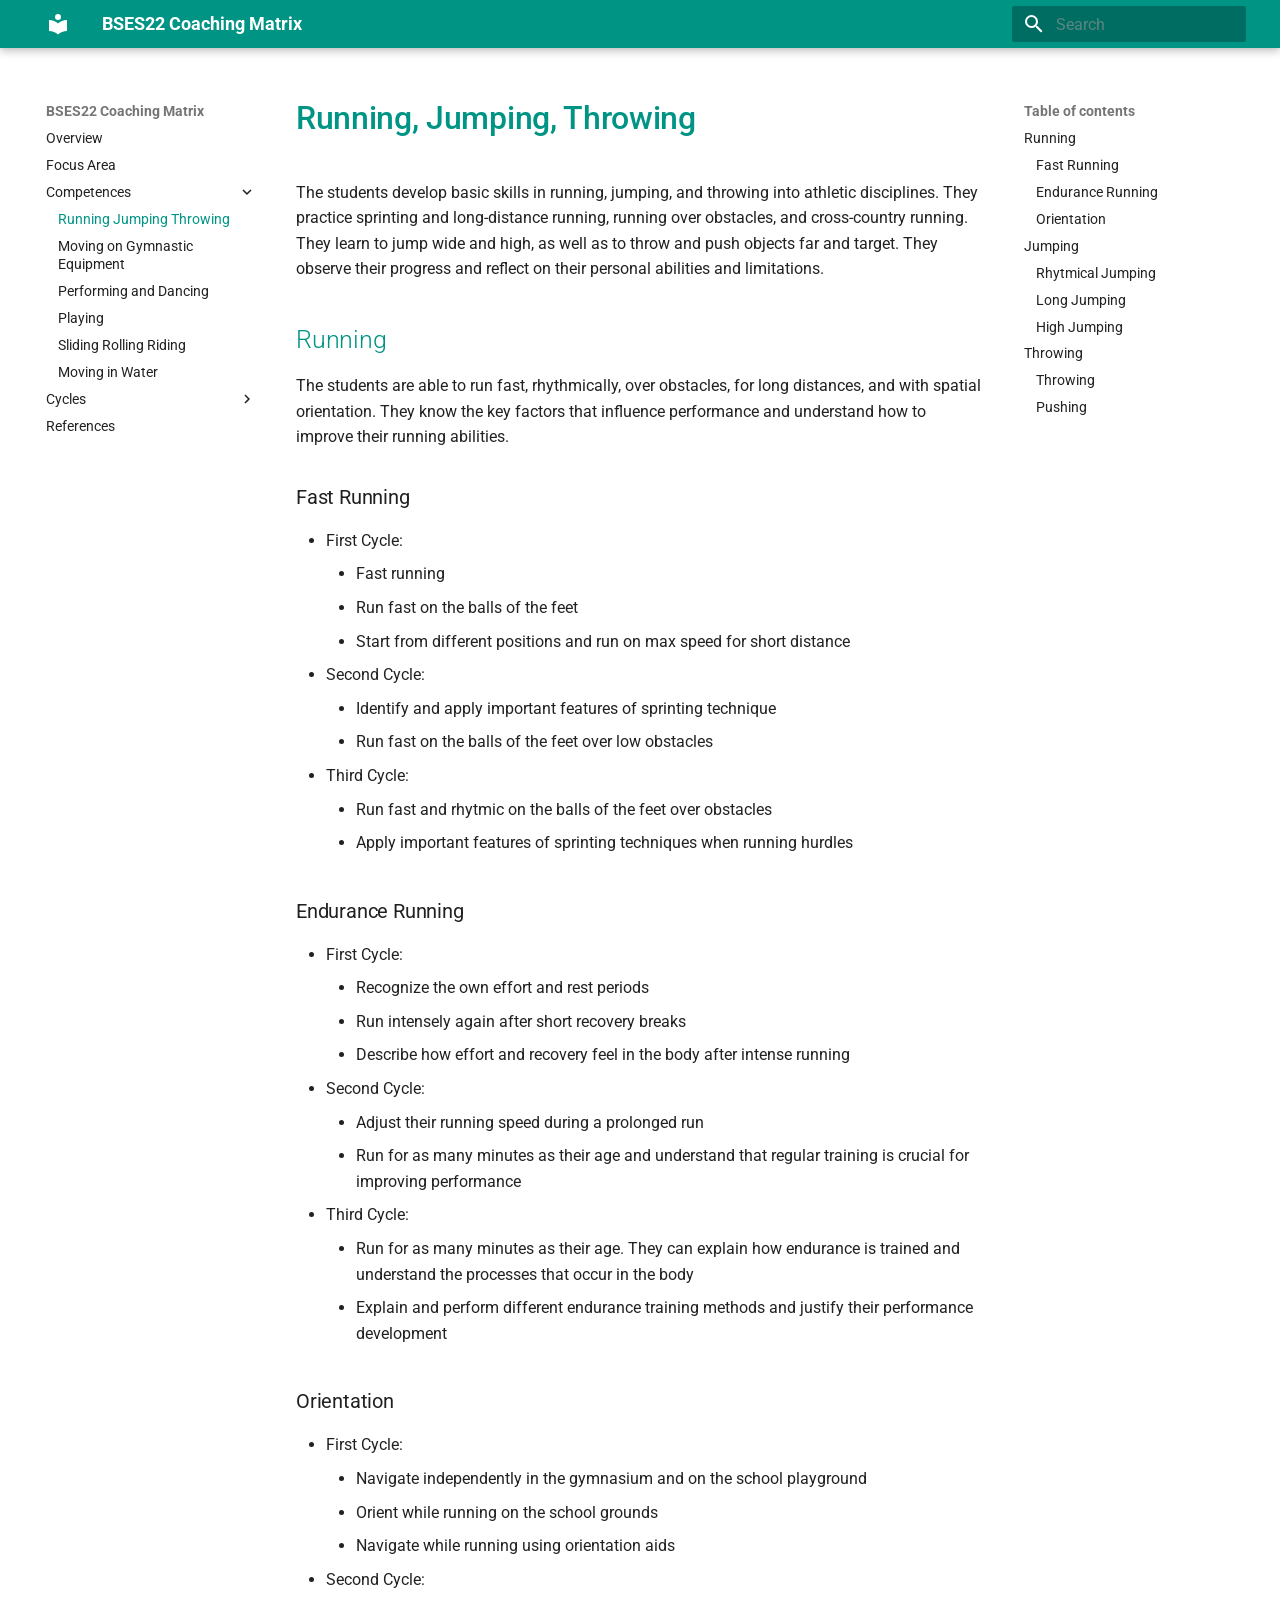
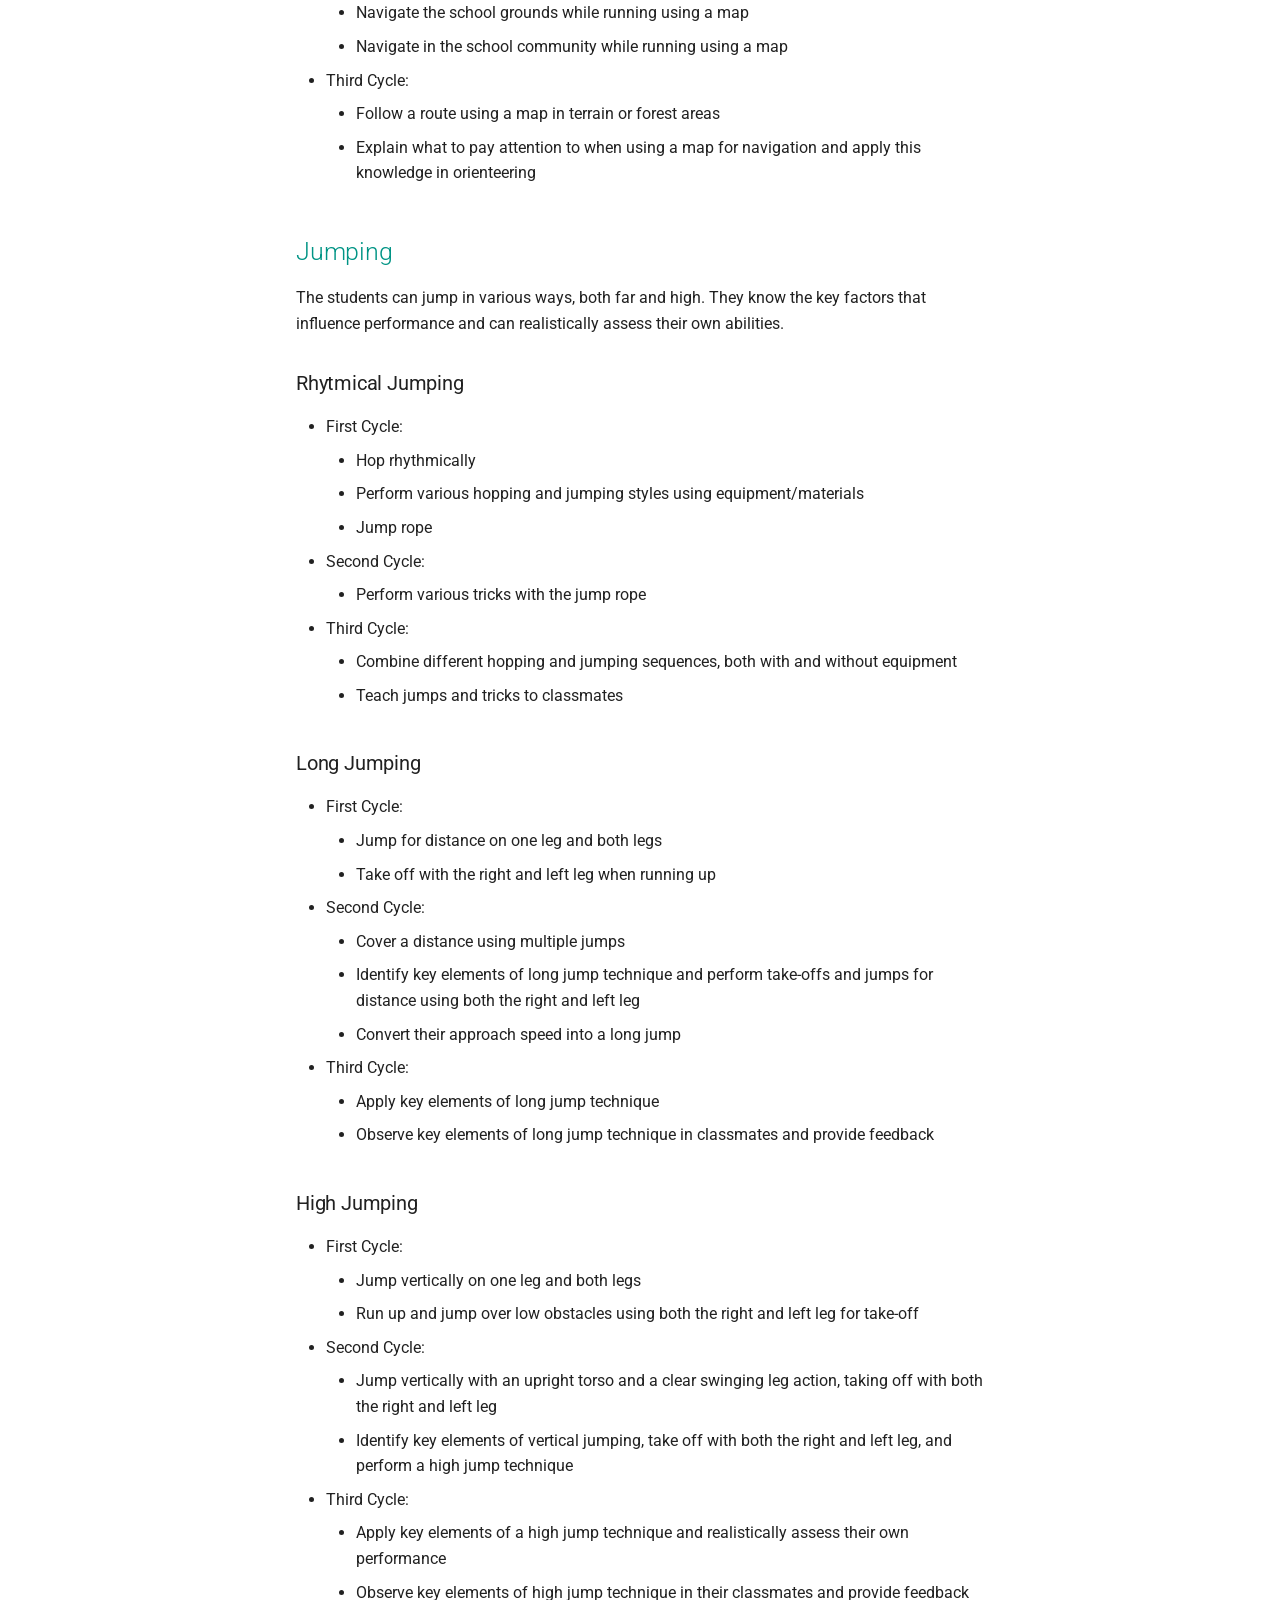
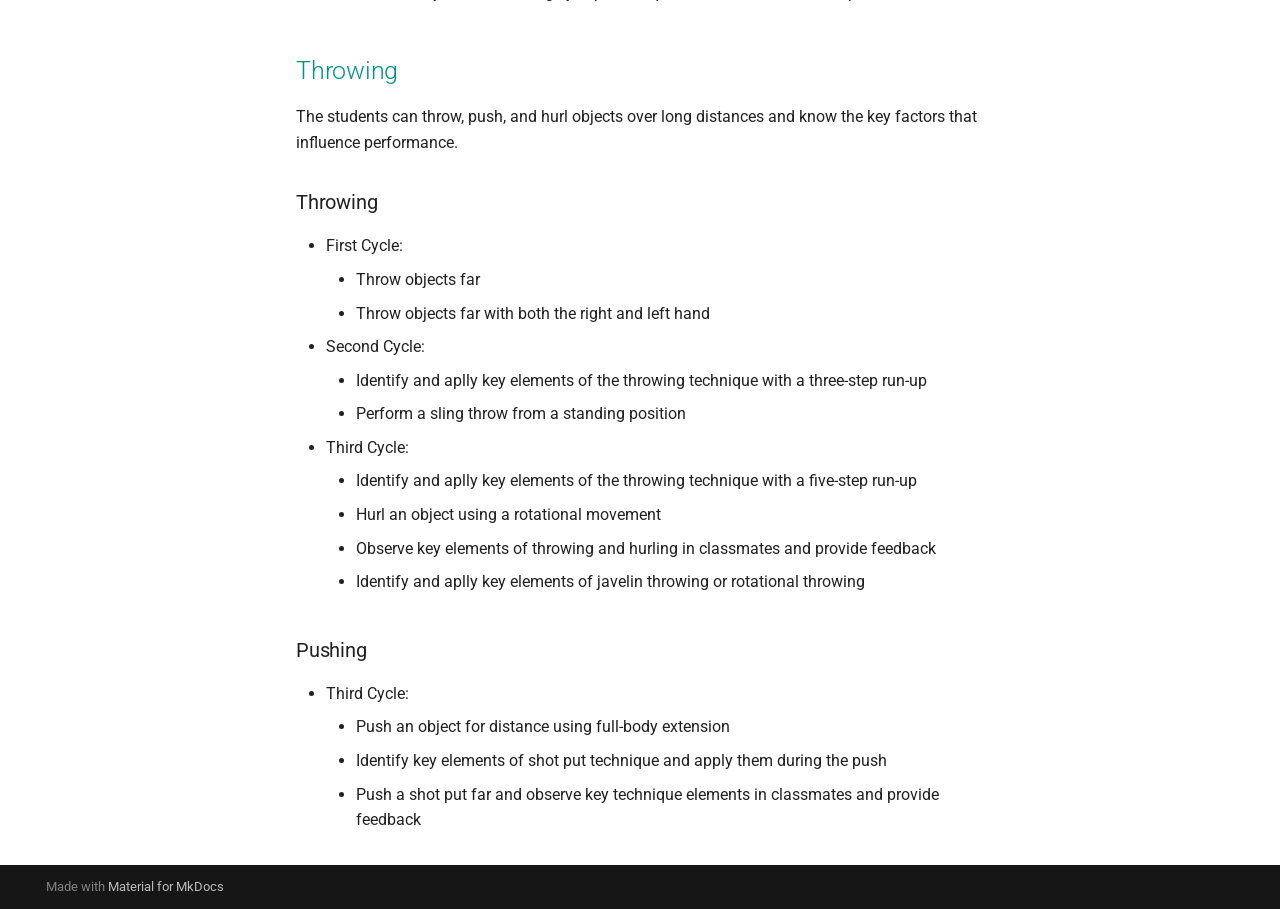
<file: Competences/Running_Jumping_Throwing/index.html>
<!doctype html>
<html lang="en" class="no-js">
  <head>
    
      <meta charset="utf-8">
      <meta name="viewport" content="width=device-width,initial-scale=1">
      
      
      
      
        <link rel="prev" href="../../Focus_Area/">
      
      
        <link rel="next" href="../Moving_on_Gymnastic_Equipment/">
      
      
      <link rel="icon" href="../../assets/images/favicon.png">
      <meta name="generator" content="mkdocs-1.6.1, mkdocs-material-9.6.15">
    
    
      
        <title>Running Jumping Throwing - BSES22 Coaching Matrix</title>
      
    
    
      <link rel="stylesheet" href="../../assets/stylesheets/main.342714a4.min.css">
      
        
        <link rel="stylesheet" href="../../assets/stylesheets/palette.06af60db.min.css">
      
      


    
    
      
    
    
      
        
        
        <link rel="preconnect" href="https://fonts.gstatic.com" crossorigin>
        <link rel="stylesheet" href="https://fonts.googleapis.com/css?family=Roboto:300,300i,400,400i,700,700i%7CRoboto+Mono:400,400i,700,700i&display=fallback">
        <style>:root{--md-text-font:"Roboto";--md-code-font:"Roboto Mono"}</style>
      
    
    
      <link rel="stylesheet" href="../../assets/css/extra.css">
    
    <script>__md_scope=new URL("../..",location),__md_hash=e=>[...e].reduce(((e,_)=>(e<<5)-e+_.charCodeAt(0)),0),__md_get=(e,_=localStorage,t=__md_scope)=>JSON.parse(_.getItem(t.pathname+"."+e)),__md_set=(e,_,t=localStorage,a=__md_scope)=>{try{t.setItem(a.pathname+"."+e,JSON.stringify(_))}catch(e){}}</script>
    
      

    
    
    
  </head>
  
  
    
    
    
    
    
    <body dir="ltr" data-md-color-scheme="default" data-md-color-primary="teal" data-md-color-accent="teal">
  
    
    <input class="md-toggle" data-md-toggle="drawer" type="checkbox" id="__drawer" autocomplete="off">
    <input class="md-toggle" data-md-toggle="search" type="checkbox" id="__search" autocomplete="off">
    <label class="md-overlay" for="__drawer"></label>
    <div data-md-component="skip">
      
        
        <a href="#running" class="md-skip">
          Skip to content
        </a>
      
    </div>
    <div data-md-component="announce">
      
    </div>
    
    
      

  

<header class="md-header md-header--shadow" data-md-component="header">
  <nav class="md-header__inner md-grid" aria-label="Header">
    <a href="../.." title="BSES22 Coaching Matrix" class="md-header__button md-logo" aria-label="BSES22 Coaching Matrix" data-md-component="logo">
      
  
  <svg xmlns="http://www.w3.org/2000/svg" viewBox="0 0 24 24"><path d="M12 8a3 3 0 0 0 3-3 3 3 0 0 0-3-3 3 3 0 0 0-3 3 3 3 0 0 0 3 3m0 3.54C9.64 9.35 6.5 8 3 8v11c3.5 0 6.64 1.35 9 3.54 2.36-2.19 5.5-3.54 9-3.54V8c-3.5 0-6.64 1.35-9 3.54"/></svg>

    </a>
    <label class="md-header__button md-icon" for="__drawer">
      
      <svg xmlns="http://www.w3.org/2000/svg" viewBox="0 0 24 24"><path d="M3 6h18v2H3zm0 5h18v2H3zm0 5h18v2H3z"/></svg>
    </label>
    <div class="md-header__title" data-md-component="header-title">
      <div class="md-header__ellipsis">
        <div class="md-header__topic">
          <span class="md-ellipsis">
            BSES22 Coaching Matrix
          </span>
        </div>
        <div class="md-header__topic" data-md-component="header-topic">
          <span class="md-ellipsis">
            
              Running Jumping Throwing
            
          </span>
        </div>
      </div>
    </div>
    
      
    
    
    
    
      
      
        <label class="md-header__button md-icon" for="__search">
          
          <svg xmlns="http://www.w3.org/2000/svg" viewBox="0 0 24 24"><path d="M9.5 3A6.5 6.5 0 0 1 16 9.5c0 1.61-.59 3.09-1.56 4.23l.27.27h.79l5 5-1.5 1.5-5-5v-.79l-.27-.27A6.52 6.52 0 0 1 9.5 16 6.5 6.5 0 0 1 3 9.5 6.5 6.5 0 0 1 9.5 3m0 2C7 5 5 7 5 9.5S7 14 9.5 14 14 12 14 9.5 12 5 9.5 5"/></svg>
        </label>
        <div class="md-search" data-md-component="search" role="dialog">
  <label class="md-search__overlay" for="__search"></label>
  <div class="md-search__inner" role="search">
    <form class="md-search__form" name="search">
      <input type="text" class="md-search__input" name="query" aria-label="Search" placeholder="Search" autocapitalize="off" autocorrect="off" autocomplete="off" spellcheck="false" data-md-component="search-query" required>
      <label class="md-search__icon md-icon" for="__search">
        
        <svg xmlns="http://www.w3.org/2000/svg" viewBox="0 0 24 24"><path d="M9.5 3A6.5 6.5 0 0 1 16 9.5c0 1.61-.59 3.09-1.56 4.23l.27.27h.79l5 5-1.5 1.5-5-5v-.79l-.27-.27A6.52 6.52 0 0 1 9.5 16 6.5 6.5 0 0 1 3 9.5 6.5 6.5 0 0 1 9.5 3m0 2C7 5 5 7 5 9.5S7 14 9.5 14 14 12 14 9.5 12 5 9.5 5"/></svg>
        
        <svg xmlns="http://www.w3.org/2000/svg" viewBox="0 0 24 24"><path d="M20 11v2H8l5.5 5.5-1.42 1.42L4.16 12l7.92-7.92L13.5 5.5 8 11z"/></svg>
      </label>
      <nav class="md-search__options" aria-label="Search">
        
        <button type="reset" class="md-search__icon md-icon" title="Clear" aria-label="Clear" tabindex="-1">
          
          <svg xmlns="http://www.w3.org/2000/svg" viewBox="0 0 24 24"><path d="M19 6.41 17.59 5 12 10.59 6.41 5 5 6.41 10.59 12 5 17.59 6.41 19 12 13.41 17.59 19 19 17.59 13.41 12z"/></svg>
        </button>
      </nav>
      
    </form>
    <div class="md-search__output">
      <div class="md-search__scrollwrap" tabindex="0" data-md-scrollfix>
        <div class="md-search-result" data-md-component="search-result">
          <div class="md-search-result__meta">
            Initializing search
          </div>
          <ol class="md-search-result__list" role="presentation"></ol>
        </div>
      </div>
    </div>
  </div>
</div>
      
    
    
  </nav>
  
</header>
    
    <div class="md-container" data-md-component="container">
      
      
        
          
        
      
      <main class="md-main" data-md-component="main">
        <div class="md-main__inner md-grid">
          
            
              
              <div class="md-sidebar md-sidebar--primary" data-md-component="sidebar" data-md-type="navigation" >
                <div class="md-sidebar__scrollwrap">
                  <div class="md-sidebar__inner">
                    



<nav class="md-nav md-nav--primary" aria-label="Navigation" data-md-level="0">
  <label class="md-nav__title" for="__drawer">
    <a href="../.." title="BSES22 Coaching Matrix" class="md-nav__button md-logo" aria-label="BSES22 Coaching Matrix" data-md-component="logo">
      
  
  <svg xmlns="http://www.w3.org/2000/svg" viewBox="0 0 24 24"><path d="M12 8a3 3 0 0 0 3-3 3 3 0 0 0-3-3 3 3 0 0 0-3 3 3 3 0 0 0 3 3m0 3.54C9.64 9.35 6.5 8 3 8v11c3.5 0 6.64 1.35 9 3.54 2.36-2.19 5.5-3.54 9-3.54V8c-3.5 0-6.64 1.35-9 3.54"/></svg>

    </a>
    BSES22 Coaching Matrix
  </label>
  
  <ul class="md-nav__list" data-md-scrollfix>
    
      
      
  
  
  
  
    <li class="md-nav__item">
      <a href="../.." class="md-nav__link">
        
  
  
  <span class="md-ellipsis">
    Overview
    
  </span>
  

      </a>
    </li>
  

    
      
      
  
  
  
  
    <li class="md-nav__item">
      <a href="../../Focus_Area/" class="md-nav__link">
        
  
  
  <span class="md-ellipsis">
    Focus Area
    
  </span>
  

      </a>
    </li>
  

    
      
      
  
  
    
  
  
  
    
    
    
    
    
    <li class="md-nav__item md-nav__item--active md-nav__item--nested">
      
        
        
        <input class="md-nav__toggle md-toggle " type="checkbox" id="__nav_3" checked>
        
          
          <label class="md-nav__link" for="__nav_3" id="__nav_3_label" tabindex="0">
            
  
  
  <span class="md-ellipsis">
    Competences
    
  </span>
  

            <span class="md-nav__icon md-icon"></span>
          </label>
        
        <nav class="md-nav" data-md-level="1" aria-labelledby="__nav_3_label" aria-expanded="true">
          <label class="md-nav__title" for="__nav_3">
            <span class="md-nav__icon md-icon"></span>
            Competences
          </label>
          <ul class="md-nav__list" data-md-scrollfix>
            
              
                
  
  
    
  
  
  
    <li class="md-nav__item md-nav__item--active">
      
      <input class="md-nav__toggle md-toggle" type="checkbox" id="__toc">
      
      
      
        <label class="md-nav__link md-nav__link--active" for="__toc">
          
  
  
  <span class="md-ellipsis">
    Running Jumping Throwing
    
  </span>
  

          <span class="md-nav__icon md-icon"></span>
        </label>
      
      <a href="./" class="md-nav__link md-nav__link--active">
        
  
  
  <span class="md-ellipsis">
    Running Jumping Throwing
    
  </span>
  

      </a>
      
        

<nav class="md-nav md-nav--secondary" aria-label="Table of contents">
  
  
  
  
    <label class="md-nav__title" for="__toc">
      <span class="md-nav__icon md-icon"></span>
      Table of contents
    </label>
    <ul class="md-nav__list" data-md-component="toc" data-md-scrollfix>
      
        <li class="md-nav__item">
  <a href="#running" class="md-nav__link">
    <span class="md-ellipsis">
      Running
    </span>
  </a>
  
    <nav class="md-nav" aria-label="Running">
      <ul class="md-nav__list">
        
          <li class="md-nav__item">
  <a href="#fast-running" class="md-nav__link">
    <span class="md-ellipsis">
      Fast Running
    </span>
  </a>
  
</li>
        
          <li class="md-nav__item">
  <a href="#endurance-running" class="md-nav__link">
    <span class="md-ellipsis">
      Endurance Running
    </span>
  </a>
  
</li>
        
          <li class="md-nav__item">
  <a href="#orientation" class="md-nav__link">
    <span class="md-ellipsis">
      Orientation
    </span>
  </a>
  
</li>
        
      </ul>
    </nav>
  
</li>
      
        <li class="md-nav__item">
  <a href="#jumping" class="md-nav__link">
    <span class="md-ellipsis">
      Jumping
    </span>
  </a>
  
    <nav class="md-nav" aria-label="Jumping">
      <ul class="md-nav__list">
        
          <li class="md-nav__item">
  <a href="#rhytmical-jumping" class="md-nav__link">
    <span class="md-ellipsis">
      Rhytmical Jumping
    </span>
  </a>
  
</li>
        
          <li class="md-nav__item">
  <a href="#long-jumping" class="md-nav__link">
    <span class="md-ellipsis">
      Long Jumping
    </span>
  </a>
  
</li>
        
          <li class="md-nav__item">
  <a href="#high-jumping" class="md-nav__link">
    <span class="md-ellipsis">
      High Jumping
    </span>
  </a>
  
</li>
        
      </ul>
    </nav>
  
</li>
      
        <li class="md-nav__item">
  <a href="#throwing" class="md-nav__link">
    <span class="md-ellipsis">
      Throwing
    </span>
  </a>
  
    <nav class="md-nav" aria-label="Throwing">
      <ul class="md-nav__list">
        
          <li class="md-nav__item">
  <a href="#throwing_1" class="md-nav__link">
    <span class="md-ellipsis">
      Throwing
    </span>
  </a>
  
</li>
        
          <li class="md-nav__item">
  <a href="#pushing" class="md-nav__link">
    <span class="md-ellipsis">
      Pushing
    </span>
  </a>
  
</li>
        
      </ul>
    </nav>
  
</li>
      
    </ul>
  
</nav>
      
    </li>
  

              
            
              
                
  
  
  
  
    <li class="md-nav__item">
      <a href="../Moving_on_Gymnastic_Equipment/" class="md-nav__link">
        
  
  
  <span class="md-ellipsis">
    Moving on Gymnastic Equipment
    
  </span>
  

      </a>
    </li>
  

              
            
              
                
  
  
  
  
    <li class="md-nav__item">
      <a href="../Performing_and_Dancing/" class="md-nav__link">
        
  
  
  <span class="md-ellipsis">
    Performing and Dancing
    
  </span>
  

      </a>
    </li>
  

              
            
              
                
  
  
  
  
    <li class="md-nav__item">
      <a href="../Playing/" class="md-nav__link">
        
  
  
  <span class="md-ellipsis">
    Playing
    
  </span>
  

      </a>
    </li>
  

              
            
              
                
  
  
  
  
    <li class="md-nav__item">
      <a href="../Sliding_Rolling_Riding/" class="md-nav__link">
        
  
  
  <span class="md-ellipsis">
    Sliding Rolling Riding
    
  </span>
  

      </a>
    </li>
  

              
            
              
                
  
  
  
  
    <li class="md-nav__item">
      <a href="../Moving_in_Water/" class="md-nav__link">
        
  
  
  <span class="md-ellipsis">
    Moving in Water
    
  </span>
  

      </a>
    </li>
  

              
            
          </ul>
        </nav>
      
    </li>
  

    
      
      
  
  
  
  
    
    
    
    
    
    <li class="md-nav__item md-nav__item--nested">
      
        
        
        <input class="md-nav__toggle md-toggle " type="checkbox" id="__nav_4" >
        
          
          <label class="md-nav__link" for="__nav_4" id="__nav_4_label" tabindex="0">
            
  
  
  <span class="md-ellipsis">
    Cycles
    
  </span>
  

            <span class="md-nav__icon md-icon"></span>
          </label>
        
        <nav class="md-nav" data-md-level="1" aria-labelledby="__nav_4_label" aria-expanded="false">
          <label class="md-nav__title" for="__nav_4">
            <span class="md-nav__icon md-icon"></span>
            Cycles
          </label>
          <ul class="md-nav__list" data-md-scrollfix>
            
              
                
  
  
  
  
    <li class="md-nav__item">
      <a href="../../Cycles/1st_Cycle/" class="md-nav__link">
        
  
  
  <span class="md-ellipsis">
    1st Cycle
    
  </span>
  

      </a>
    </li>
  

              
            
              
                
  
  
  
  
    <li class="md-nav__item">
      <a href="../../Cycles/2nd_Cycle/" class="md-nav__link">
        
  
  
  <span class="md-ellipsis">
    2nd Cycle
    
  </span>
  

      </a>
    </li>
  

              
            
              
                
  
  
  
  
    <li class="md-nav__item">
      <a href="../../Cycles/3rd_Cycle/" class="md-nav__link">
        
  
  
  <span class="md-ellipsis">
    3rd Cycle
    
  </span>
  

      </a>
    </li>
  

              
            
          </ul>
        </nav>
      
    </li>
  

    
      
      
  
  
  
  
    <li class="md-nav__item">
      <a href="../../References/" class="md-nav__link">
        
  
  
  <span class="md-ellipsis">
    References
    
  </span>
  

      </a>
    </li>
  

    
  </ul>
</nav>
                  </div>
                </div>
              </div>
            
            
              
              <div class="md-sidebar md-sidebar--secondary" data-md-component="sidebar" data-md-type="toc" >
                <div class="md-sidebar__scrollwrap">
                  <div class="md-sidebar__inner">
                    

<nav class="md-nav md-nav--secondary" aria-label="Table of contents">
  
  
  
  
    <label class="md-nav__title" for="__toc">
      <span class="md-nav__icon md-icon"></span>
      Table of contents
    </label>
    <ul class="md-nav__list" data-md-component="toc" data-md-scrollfix>
      
        <li class="md-nav__item">
  <a href="#running" class="md-nav__link">
    <span class="md-ellipsis">
      Running
    </span>
  </a>
  
    <nav class="md-nav" aria-label="Running">
      <ul class="md-nav__list">
        
          <li class="md-nav__item">
  <a href="#fast-running" class="md-nav__link">
    <span class="md-ellipsis">
      Fast Running
    </span>
  </a>
  
</li>
        
          <li class="md-nav__item">
  <a href="#endurance-running" class="md-nav__link">
    <span class="md-ellipsis">
      Endurance Running
    </span>
  </a>
  
</li>
        
          <li class="md-nav__item">
  <a href="#orientation" class="md-nav__link">
    <span class="md-ellipsis">
      Orientation
    </span>
  </a>
  
</li>
        
      </ul>
    </nav>
  
</li>
      
        <li class="md-nav__item">
  <a href="#jumping" class="md-nav__link">
    <span class="md-ellipsis">
      Jumping
    </span>
  </a>
  
    <nav class="md-nav" aria-label="Jumping">
      <ul class="md-nav__list">
        
          <li class="md-nav__item">
  <a href="#rhytmical-jumping" class="md-nav__link">
    <span class="md-ellipsis">
      Rhytmical Jumping
    </span>
  </a>
  
</li>
        
          <li class="md-nav__item">
  <a href="#long-jumping" class="md-nav__link">
    <span class="md-ellipsis">
      Long Jumping
    </span>
  </a>
  
</li>
        
          <li class="md-nav__item">
  <a href="#high-jumping" class="md-nav__link">
    <span class="md-ellipsis">
      High Jumping
    </span>
  </a>
  
</li>
        
      </ul>
    </nav>
  
</li>
      
        <li class="md-nav__item">
  <a href="#throwing" class="md-nav__link">
    <span class="md-ellipsis">
      Throwing
    </span>
  </a>
  
    <nav class="md-nav" aria-label="Throwing">
      <ul class="md-nav__list">
        
          <li class="md-nav__item">
  <a href="#throwing_1" class="md-nav__link">
    <span class="md-ellipsis">
      Throwing
    </span>
  </a>
  
</li>
        
          <li class="md-nav__item">
  <a href="#pushing" class="md-nav__link">
    <span class="md-ellipsis">
      Pushing
    </span>
  </a>
  
</li>
        
      </ul>
    </nav>
  
</li>
      
    </ul>
  
</nav>
                  </div>
                </div>
              </div>
            
          
          
            <div class="md-content" data-md-component="content">
              <article class="md-content__inner md-typeset">
                
                  



<h1 style="font-weight: 500; color: var(--md-primary-fg-color)">Running, Jumping, Throwing</h1>

<p>The students develop basic skills in running, jumping, and throwing into athletic disciplines. They practice sprinting and long-distance running, running over obstacles, and cross-country running. They learn to jump wide and high, as well as to throw and push objects far and target. They observe their progress and reflect on their personal abilities and limitations. </p>
<h2 id="running">Running</h2>
<p>The students are able to run fast, rhythmically, over obstacles, for long distances, and with spatial orientation. They know the key factors that influence performance and understand how to improve their running abilities.</p>
<h3 id="fast-running">Fast Running</h3>
<ul>
<li>First Cycle:<ul>
<li>Fast running</li>
<li>Run fast on the balls of the feet</li>
<li>Start from different positions and run on max speed for short distance</li>
</ul>
</li>
<li>Second Cycle:<ul>
<li>Identify and apply important features of sprinting technique</li>
<li>Run fast on the balls of the feet over low obstacles</li>
</ul>
</li>
<li>Third Cycle:<ul>
<li>Run fast and rhytmic on the balls of the feet over obstacles</li>
<li>Apply important features of sprinting techniques when running hurdles</li>
</ul>
</li>
</ul>
<h3 id="endurance-running">Endurance Running</h3>
<ul>
<li>First Cycle:<ul>
<li>Recognize the own effort and rest periods</li>
<li>Run intensely again after short recovery breaks</li>
<li>Describe how effort and recovery feel in the body after intense running</li>
</ul>
</li>
<li>Second Cycle:<ul>
<li>Adjust their running speed during a prolonged run</li>
<li>Run for as many minutes as their age and understand that regular training is crucial for improving performance</li>
</ul>
</li>
<li>Third Cycle:<ul>
<li>Run for as many minutes as their age. They can explain how endurance is trained and understand the processes that occur in the body</li>
<li>Explain and perform different endurance training methods and justify their performance development</li>
</ul>
</li>
</ul>
<h3 id="orientation">Orientation</h3>
<ul>
<li>First Cycle:<ul>
<li>Navigate independently in the gymnasium and on the school playground</li>
<li>Orient while running on the school grounds</li>
<li>Navigate while running using orientation aids</li>
</ul>
</li>
<li>Second Cycle:<ul>
<li>Navigate the school grounds while running using a map</li>
<li>Navigate in the school community while running using a map</li>
</ul>
</li>
<li>Third Cycle:<ul>
<li>Follow a route using a map in terrain or forest areas</li>
<li>Explain what to pay attention to when using a map for navigation and apply this knowledge in orienteering</li>
</ul>
</li>
</ul>
<h2 id="jumping">Jumping</h2>
<p>The students can jump in various ways, both far and high. They know the key factors that influence performance and can realistically assess their own abilities. </p>
<h3 id="rhytmical-jumping">Rhytmical Jumping</h3>
<ul>
<li>First Cycle:<ul>
<li>Hop rhythmically</li>
<li>Perform various hopping and jumping styles using equipment/materials</li>
<li>Jump rope</li>
</ul>
</li>
<li>Second Cycle:<ul>
<li>Perform various tricks with the jump rope</li>
</ul>
</li>
<li>Third Cycle:<ul>
<li>Combine different hopping and jumping sequences, both with and without equipment</li>
<li>Teach jumps and tricks to classmates</li>
</ul>
</li>
</ul>
<h3 id="long-jumping">Long Jumping</h3>
<ul>
<li>First Cycle:<ul>
<li>Jump for distance on one leg and both legs</li>
<li>Take off with the right and left leg when running up</li>
</ul>
</li>
<li>Second Cycle:<ul>
<li>Cover a distance using multiple jumps</li>
<li>Identify key elements of long jump technique and perform take-offs and jumps for distance using both the right and left leg</li>
<li>Convert their approach speed into a long jump</li>
</ul>
</li>
<li>Third Cycle:<ul>
<li>Apply key elements of long jump technique</li>
<li>Observe key elements of long jump technique in classmates and provide feedback</li>
</ul>
</li>
</ul>
<h3 id="high-jumping">High Jumping</h3>
<ul>
<li>First Cycle:<ul>
<li>Jump vertically on one leg and both legs</li>
<li>Run up and jump over low obstacles using both the right and left leg for take-off</li>
</ul>
</li>
<li>Second Cycle:<ul>
<li>Jump vertically with an upright torso and a clear swinging leg action, taking off with both the right and left leg</li>
<li>Identify key elements of vertical jumping, take off with both the right and left leg, and perform a high jump technique</li>
</ul>
</li>
<li>Third Cycle:<ul>
<li>Apply key elements of a high jump technique and realistically assess their own performance</li>
<li>Observe key elements of high jump technique in their classmates and provide feedback</li>
</ul>
</li>
</ul>
<h2 id="throwing">Throwing</h2>
<p>The students can throw, push, and hurl objects over long distances and know the key factors that influence performance.</p>
<h3 id="throwing_1">Throwing</h3>
<ul>
<li>First Cycle:<ul>
<li>Throw objects far</li>
<li>Throw objects far with both the right and left hand</li>
</ul>
</li>
<li>Second Cycle:<ul>
<li>Identify and aplly key elements of the throwing technique with a three-step run-up</li>
<li>Perform a sling throw from a standing position</li>
</ul>
</li>
<li>Third Cycle:<ul>
<li>Identify and aplly key elements of the throwing technique with a five-step run-up</li>
<li>Hurl an object using a rotational movement</li>
<li>Observe key elements of throwing and hurling in classmates and provide feedback</li>
<li>Identify and aplly key elements of javelin throwing or rotational throwing</li>
</ul>
</li>
</ul>
<h3 id="pushing">Pushing</h3>
<ul>
<li>Third Cycle:<ul>
<li>Push an object for distance using full-body extension</li>
<li>Identify key elements of shot put technique and apply them during the push</li>
<li>Push a shot put far and observe key technique elements in classmates and provide feedback</li>
</ul>
</li>
</ul>












                
              </article>
            </div>
          
          
<script>var target=document.getElementById(location.hash.slice(1));target&&target.name&&(target.checked=target.name.startsWith("__tabbed_"))</script>
        </div>
        
      </main>
      
        <footer class="md-footer">
  
  <div class="md-footer-meta md-typeset">
    <div class="md-footer-meta__inner md-grid">
      <div class="md-copyright">
  
  
    Made with
    <a href="https://squidfunk.github.io/mkdocs-material/" target="_blank" rel="noopener">
      Material for MkDocs
    </a>
  
</div>
      
    </div>
  </div>
</footer>
      
    </div>
    <div class="md-dialog" data-md-component="dialog">
      <div class="md-dialog__inner md-typeset"></div>
    </div>
    
    
    
      
      <script id="__config" type="application/json">{"base": "../..", "features": [], "search": "../../assets/javascripts/workers/search.d50fe291.min.js", "tags": null, "translations": {"clipboard.copied": "Copied to clipboard", "clipboard.copy": "Copy to clipboard", "search.result.more.one": "1 more on this page", "search.result.more.other": "# more on this page", "search.result.none": "No matching documents", "search.result.one": "1 matching document", "search.result.other": "# matching documents", "search.result.placeholder": "Type to start searching", "search.result.term.missing": "Missing", "select.version": "Select version"}, "version": null}</script>
    
    
      <script src="../../assets/javascripts/bundle.56ea9cef.min.js"></script>
      
    
  </body>
</html>
</file>
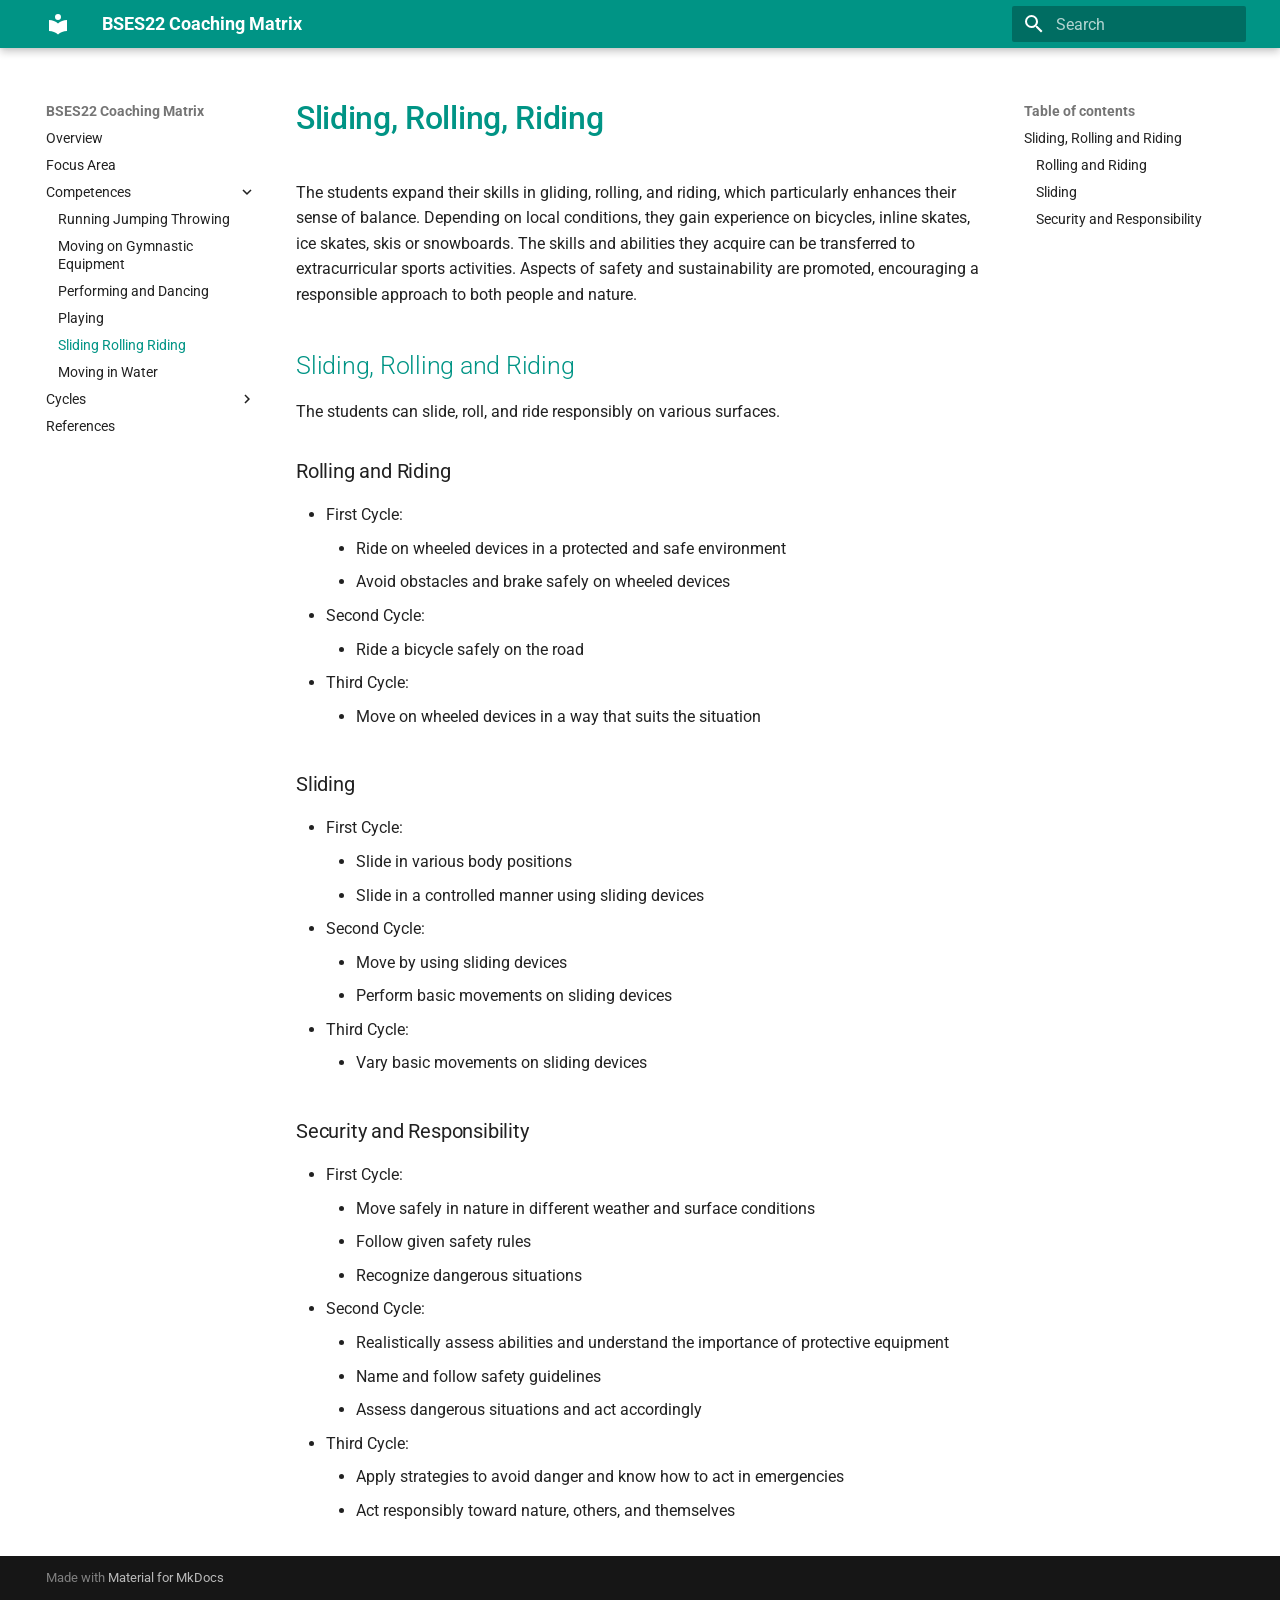
<file: Competences/Sliding_Rolling_Riding/index.html>
<!doctype html>
<html lang="en" class="no-js">
  <head>
    
      <meta charset="utf-8">
      <meta name="viewport" content="width=device-width,initial-scale=1">
      
      
      
      
        <link rel="prev" href="../Playing/">
      
      
        <link rel="next" href="../Moving_in_Water/">
      
      
      <link rel="icon" href="../../assets/images/favicon.png">
      <meta name="generator" content="mkdocs-1.6.1, mkdocs-material-9.6.15">
    
    
      
        <title>Sliding Rolling Riding - BSES22 Coaching Matrix</title>
      
    
    
      <link rel="stylesheet" href="../../assets/stylesheets/main.342714a4.min.css">
      
        
        <link rel="stylesheet" href="../../assets/stylesheets/palette.06af60db.min.css">
      
      


    
    
      
    
    
      
        
        
        <link rel="preconnect" href="https://fonts.gstatic.com" crossorigin>
        <link rel="stylesheet" href="https://fonts.googleapis.com/css?family=Roboto:300,300i,400,400i,700,700i%7CRoboto+Mono:400,400i,700,700i&display=fallback">
        <style>:root{--md-text-font:"Roboto";--md-code-font:"Roboto Mono"}</style>
      
    
    
      <link rel="stylesheet" href="../../assets/css/extra.css">
    
    <script>__md_scope=new URL("../..",location),__md_hash=e=>[...e].reduce(((e,_)=>(e<<5)-e+_.charCodeAt(0)),0),__md_get=(e,_=localStorage,t=__md_scope)=>JSON.parse(_.getItem(t.pathname+"."+e)),__md_set=(e,_,t=localStorage,a=__md_scope)=>{try{t.setItem(a.pathname+"."+e,JSON.stringify(_))}catch(e){}}</script>
    
      

    
    
    
  </head>
  
  
    
    
    
    
    
    <body dir="ltr" data-md-color-scheme="default" data-md-color-primary="teal" data-md-color-accent="teal">
  
    
    <input class="md-toggle" data-md-toggle="drawer" type="checkbox" id="__drawer" autocomplete="off">
    <input class="md-toggle" data-md-toggle="search" type="checkbox" id="__search" autocomplete="off">
    <label class="md-overlay" for="__drawer"></label>
    <div data-md-component="skip">
      
        
        <a href="#sliding-rolling-and-riding" class="md-skip">
          Skip to content
        </a>
      
    </div>
    <div data-md-component="announce">
      
    </div>
    
    
      

  

<header class="md-header md-header--shadow" data-md-component="header">
  <nav class="md-header__inner md-grid" aria-label="Header">
    <a href="../.." title="BSES22 Coaching Matrix" class="md-header__button md-logo" aria-label="BSES22 Coaching Matrix" data-md-component="logo">
      
  
  <svg xmlns="http://www.w3.org/2000/svg" viewBox="0 0 24 24"><path d="M12 8a3 3 0 0 0 3-3 3 3 0 0 0-3-3 3 3 0 0 0-3 3 3 3 0 0 0 3 3m0 3.54C9.64 9.35 6.5 8 3 8v11c3.5 0 6.64 1.35 9 3.54 2.36-2.19 5.5-3.54 9-3.54V8c-3.5 0-6.64 1.35-9 3.54"/></svg>

    </a>
    <label class="md-header__button md-icon" for="__drawer">
      
      <svg xmlns="http://www.w3.org/2000/svg" viewBox="0 0 24 24"><path d="M3 6h18v2H3zm0 5h18v2H3zm0 5h18v2H3z"/></svg>
    </label>
    <div class="md-header__title" data-md-component="header-title">
      <div class="md-header__ellipsis">
        <div class="md-header__topic">
          <span class="md-ellipsis">
            BSES22 Coaching Matrix
          </span>
        </div>
        <div class="md-header__topic" data-md-component="header-topic">
          <span class="md-ellipsis">
            
              Sliding Rolling Riding
            
          </span>
        </div>
      </div>
    </div>
    
      
    
    
    
    
      
      
        <label class="md-header__button md-icon" for="__search">
          
          <svg xmlns="http://www.w3.org/2000/svg" viewBox="0 0 24 24"><path d="M9.5 3A6.5 6.5 0 0 1 16 9.5c0 1.61-.59 3.09-1.56 4.23l.27.27h.79l5 5-1.5 1.5-5-5v-.79l-.27-.27A6.52 6.52 0 0 1 9.5 16 6.5 6.5 0 0 1 3 9.5 6.5 6.5 0 0 1 9.5 3m0 2C7 5 5 7 5 9.5S7 14 9.5 14 14 12 14 9.5 12 5 9.5 5"/></svg>
        </label>
        <div class="md-search" data-md-component="search" role="dialog">
  <label class="md-search__overlay" for="__search"></label>
  <div class="md-search__inner" role="search">
    <form class="md-search__form" name="search">
      <input type="text" class="md-search__input" name="query" aria-label="Search" placeholder="Search" autocapitalize="off" autocorrect="off" autocomplete="off" spellcheck="false" data-md-component="search-query" required>
      <label class="md-search__icon md-icon" for="__search">
        
        <svg xmlns="http://www.w3.org/2000/svg" viewBox="0 0 24 24"><path d="M9.5 3A6.5 6.5 0 0 1 16 9.5c0 1.61-.59 3.09-1.56 4.23l.27.27h.79l5 5-1.5 1.5-5-5v-.79l-.27-.27A6.52 6.52 0 0 1 9.5 16 6.5 6.5 0 0 1 3 9.5 6.5 6.5 0 0 1 9.5 3m0 2C7 5 5 7 5 9.5S7 14 9.5 14 14 12 14 9.5 12 5 9.5 5"/></svg>
        
        <svg xmlns="http://www.w3.org/2000/svg" viewBox="0 0 24 24"><path d="M20 11v2H8l5.5 5.5-1.42 1.42L4.16 12l7.92-7.92L13.5 5.5 8 11z"/></svg>
      </label>
      <nav class="md-search__options" aria-label="Search">
        
        <button type="reset" class="md-search__icon md-icon" title="Clear" aria-label="Clear" tabindex="-1">
          
          <svg xmlns="http://www.w3.org/2000/svg" viewBox="0 0 24 24"><path d="M19 6.41 17.59 5 12 10.59 6.41 5 5 6.41 10.59 12 5 17.59 6.41 19 12 13.41 17.59 19 19 17.59 13.41 12z"/></svg>
        </button>
      </nav>
      
    </form>
    <div class="md-search__output">
      <div class="md-search__scrollwrap" tabindex="0" data-md-scrollfix>
        <div class="md-search-result" data-md-component="search-result">
          <div class="md-search-result__meta">
            Initializing search
          </div>
          <ol class="md-search-result__list" role="presentation"></ol>
        </div>
      </div>
    </div>
  </div>
</div>
      
    
    
  </nav>
  
</header>
    
    <div class="md-container" data-md-component="container">
      
      
        
          
        
      
      <main class="md-main" data-md-component="main">
        <div class="md-main__inner md-grid">
          
            
              
              <div class="md-sidebar md-sidebar--primary" data-md-component="sidebar" data-md-type="navigation" >
                <div class="md-sidebar__scrollwrap">
                  <div class="md-sidebar__inner">
                    



<nav class="md-nav md-nav--primary" aria-label="Navigation" data-md-level="0">
  <label class="md-nav__title" for="__drawer">
    <a href="../.." title="BSES22 Coaching Matrix" class="md-nav__button md-logo" aria-label="BSES22 Coaching Matrix" data-md-component="logo">
      
  
  <svg xmlns="http://www.w3.org/2000/svg" viewBox="0 0 24 24"><path d="M12 8a3 3 0 0 0 3-3 3 3 0 0 0-3-3 3 3 0 0 0-3 3 3 3 0 0 0 3 3m0 3.54C9.64 9.35 6.5 8 3 8v11c3.5 0 6.64 1.35 9 3.54 2.36-2.19 5.5-3.54 9-3.54V8c-3.5 0-6.64 1.35-9 3.54"/></svg>

    </a>
    BSES22 Coaching Matrix
  </label>
  
  <ul class="md-nav__list" data-md-scrollfix>
    
      
      
  
  
  
  
    <li class="md-nav__item">
      <a href="../.." class="md-nav__link">
        
  
  
  <span class="md-ellipsis">
    Overview
    
  </span>
  

      </a>
    </li>
  

    
      
      
  
  
  
  
    <li class="md-nav__item">
      <a href="../../Focus_Area/" class="md-nav__link">
        
  
  
  <span class="md-ellipsis">
    Focus Area
    
  </span>
  

      </a>
    </li>
  

    
      
      
  
  
    
  
  
  
    
    
    
    
    
    <li class="md-nav__item md-nav__item--active md-nav__item--nested">
      
        
        
        <input class="md-nav__toggle md-toggle " type="checkbox" id="__nav_3" checked>
        
          
          <label class="md-nav__link" for="__nav_3" id="__nav_3_label" tabindex="0">
            
  
  
  <span class="md-ellipsis">
    Competences
    
  </span>
  

            <span class="md-nav__icon md-icon"></span>
          </label>
        
        <nav class="md-nav" data-md-level="1" aria-labelledby="__nav_3_label" aria-expanded="true">
          <label class="md-nav__title" for="__nav_3">
            <span class="md-nav__icon md-icon"></span>
            Competences
          </label>
          <ul class="md-nav__list" data-md-scrollfix>
            
              
                
  
  
  
  
    <li class="md-nav__item">
      <a href="../Running_Jumping_Throwing/" class="md-nav__link">
        
  
  
  <span class="md-ellipsis">
    Running Jumping Throwing
    
  </span>
  

      </a>
    </li>
  

              
            
              
                
  
  
  
  
    <li class="md-nav__item">
      <a href="../Moving_on_Gymnastic_Equipment/" class="md-nav__link">
        
  
  
  <span class="md-ellipsis">
    Moving on Gymnastic Equipment
    
  </span>
  

      </a>
    </li>
  

              
            
              
                
  
  
  
  
    <li class="md-nav__item">
      <a href="../Performing_and_Dancing/" class="md-nav__link">
        
  
  
  <span class="md-ellipsis">
    Performing and Dancing
    
  </span>
  

      </a>
    </li>
  

              
            
              
                
  
  
  
  
    <li class="md-nav__item">
      <a href="../Playing/" class="md-nav__link">
        
  
  
  <span class="md-ellipsis">
    Playing
    
  </span>
  

      </a>
    </li>
  

              
            
              
                
  
  
    
  
  
  
    <li class="md-nav__item md-nav__item--active">
      
      <input class="md-nav__toggle md-toggle" type="checkbox" id="__toc">
      
      
      
        <label class="md-nav__link md-nav__link--active" for="__toc">
          
  
  
  <span class="md-ellipsis">
    Sliding Rolling Riding
    
  </span>
  

          <span class="md-nav__icon md-icon"></span>
        </label>
      
      <a href="./" class="md-nav__link md-nav__link--active">
        
  
  
  <span class="md-ellipsis">
    Sliding Rolling Riding
    
  </span>
  

      </a>
      
        

<nav class="md-nav md-nav--secondary" aria-label="Table of contents">
  
  
  
  
    <label class="md-nav__title" for="__toc">
      <span class="md-nav__icon md-icon"></span>
      Table of contents
    </label>
    <ul class="md-nav__list" data-md-component="toc" data-md-scrollfix>
      
        <li class="md-nav__item">
  <a href="#sliding-rolling-and-riding" class="md-nav__link">
    <span class="md-ellipsis">
      Sliding, Rolling and Riding
    </span>
  </a>
  
    <nav class="md-nav" aria-label="Sliding, Rolling and Riding">
      <ul class="md-nav__list">
        
          <li class="md-nav__item">
  <a href="#rolling-and-riding" class="md-nav__link">
    <span class="md-ellipsis">
      Rolling and Riding
    </span>
  </a>
  
</li>
        
          <li class="md-nav__item">
  <a href="#sliding" class="md-nav__link">
    <span class="md-ellipsis">
      Sliding
    </span>
  </a>
  
</li>
        
          <li class="md-nav__item">
  <a href="#security-and-responsibility" class="md-nav__link">
    <span class="md-ellipsis">
      Security and Responsibility
    </span>
  </a>
  
</li>
        
      </ul>
    </nav>
  
</li>
      
    </ul>
  
</nav>
      
    </li>
  

              
            
              
                
  
  
  
  
    <li class="md-nav__item">
      <a href="../Moving_in_Water/" class="md-nav__link">
        
  
  
  <span class="md-ellipsis">
    Moving in Water
    
  </span>
  

      </a>
    </li>
  

              
            
          </ul>
        </nav>
      
    </li>
  

    
      
      
  
  
  
  
    
    
    
    
    
    <li class="md-nav__item md-nav__item--nested">
      
        
        
        <input class="md-nav__toggle md-toggle " type="checkbox" id="__nav_4" >
        
          
          <label class="md-nav__link" for="__nav_4" id="__nav_4_label" tabindex="0">
            
  
  
  <span class="md-ellipsis">
    Cycles
    
  </span>
  

            <span class="md-nav__icon md-icon"></span>
          </label>
        
        <nav class="md-nav" data-md-level="1" aria-labelledby="__nav_4_label" aria-expanded="false">
          <label class="md-nav__title" for="__nav_4">
            <span class="md-nav__icon md-icon"></span>
            Cycles
          </label>
          <ul class="md-nav__list" data-md-scrollfix>
            
              
                
  
  
  
  
    <li class="md-nav__item">
      <a href="../../Cycles/1st_Cycle/" class="md-nav__link">
        
  
  
  <span class="md-ellipsis">
    1st Cycle
    
  </span>
  

      </a>
    </li>
  

              
            
              
                
  
  
  
  
    <li class="md-nav__item">
      <a href="../../Cycles/2nd_Cycle/" class="md-nav__link">
        
  
  
  <span class="md-ellipsis">
    2nd Cycle
    
  </span>
  

      </a>
    </li>
  

              
            
              
                
  
  
  
  
    <li class="md-nav__item">
      <a href="../../Cycles/3rd_Cycle/" class="md-nav__link">
        
  
  
  <span class="md-ellipsis">
    3rd Cycle
    
  </span>
  

      </a>
    </li>
  

              
            
          </ul>
        </nav>
      
    </li>
  

    
      
      
  
  
  
  
    <li class="md-nav__item">
      <a href="../../References/" class="md-nav__link">
        
  
  
  <span class="md-ellipsis">
    References
    
  </span>
  

      </a>
    </li>
  

    
  </ul>
</nav>
                  </div>
                </div>
              </div>
            
            
              
              <div class="md-sidebar md-sidebar--secondary" data-md-component="sidebar" data-md-type="toc" >
                <div class="md-sidebar__scrollwrap">
                  <div class="md-sidebar__inner">
                    

<nav class="md-nav md-nav--secondary" aria-label="Table of contents">
  
  
  
  
    <label class="md-nav__title" for="__toc">
      <span class="md-nav__icon md-icon"></span>
      Table of contents
    </label>
    <ul class="md-nav__list" data-md-component="toc" data-md-scrollfix>
      
        <li class="md-nav__item">
  <a href="#sliding-rolling-and-riding" class="md-nav__link">
    <span class="md-ellipsis">
      Sliding, Rolling and Riding
    </span>
  </a>
  
    <nav class="md-nav" aria-label="Sliding, Rolling and Riding">
      <ul class="md-nav__list">
        
          <li class="md-nav__item">
  <a href="#rolling-and-riding" class="md-nav__link">
    <span class="md-ellipsis">
      Rolling and Riding
    </span>
  </a>
  
</li>
        
          <li class="md-nav__item">
  <a href="#sliding" class="md-nav__link">
    <span class="md-ellipsis">
      Sliding
    </span>
  </a>
  
</li>
        
          <li class="md-nav__item">
  <a href="#security-and-responsibility" class="md-nav__link">
    <span class="md-ellipsis">
      Security and Responsibility
    </span>
  </a>
  
</li>
        
      </ul>
    </nav>
  
</li>
      
    </ul>
  
</nav>
                  </div>
                </div>
              </div>
            
          
          
            <div class="md-content" data-md-component="content">
              <article class="md-content__inner md-typeset">
                
                  



<h1 style="font-weight: 500; color: var(--md-primary-fg-color)">Sliding, Rolling, Riding</h1>

<p>The students expand their skills in gliding, rolling, and riding, which particularly enhances their sense of balance. Depending on local conditions, they gain experience on bicycles, inline skates, ice skates, skis or snowboards. The skills and abilities they acquire can be transferred to extracurricular sports activities. Aspects of safety and sustainability are promoted, encouraging a responsible approach to both people and nature.</p>
<h2 id="sliding-rolling-and-riding">Sliding, Rolling and Riding</h2>
<p>The students can slide, roll, and ride responsibly on various surfaces.</p>
<h3 id="rolling-and-riding">Rolling and Riding</h3>
<ul>
<li>First Cycle:<ul>
<li>Ride on wheeled devices in a protected and safe environment</li>
<li>Avoid obstacles and brake safely on wheeled devices</li>
</ul>
</li>
<li>Second Cycle:<ul>
<li>Ride a bicycle safely on the road</li>
</ul>
</li>
<li>Third Cycle:<ul>
<li>Move on wheeled devices in a way that suits the situation</li>
</ul>
</li>
</ul>
<h3 id="sliding">Sliding</h3>
<ul>
<li>First Cycle:<ul>
<li>Slide in various body positions</li>
<li>Slide in a controlled manner using sliding devices</li>
</ul>
</li>
<li>Second Cycle:<ul>
<li>Move by using sliding devices</li>
<li>Perform basic movements on sliding devices</li>
</ul>
</li>
<li>Third Cycle:<ul>
<li>Vary basic movements on sliding devices</li>
</ul>
</li>
</ul>
<h3 id="security-and-responsibility">Security and Responsibility</h3>
<ul>
<li>First Cycle:<ul>
<li>Move safely in nature in different weather and surface conditions</li>
<li>Follow given safety rules</li>
<li>Recognize dangerous situations</li>
</ul>
</li>
<li>Second Cycle:<ul>
<li>Realistically assess abilities and understand the importance of protective equipment</li>
<li>Name and follow safety guidelines</li>
<li>Assess dangerous situations and act accordingly</li>
</ul>
</li>
<li>Third Cycle:<ul>
<li>Apply strategies to avoid danger and know how to act in emergencies</li>
<li>Act responsibly toward nature, others, and themselves</li>
</ul>
</li>
</ul>












                
              </article>
            </div>
          
          
<script>var target=document.getElementById(location.hash.slice(1));target&&target.name&&(target.checked=target.name.startsWith("__tabbed_"))</script>
        </div>
        
      </main>
      
        <footer class="md-footer">
  
  <div class="md-footer-meta md-typeset">
    <div class="md-footer-meta__inner md-grid">
      <div class="md-copyright">
  
  
    Made with
    <a href="https://squidfunk.github.io/mkdocs-material/" target="_blank" rel="noopener">
      Material for MkDocs
    </a>
  
</div>
      
    </div>
  </div>
</footer>
      
    </div>
    <div class="md-dialog" data-md-component="dialog">
      <div class="md-dialog__inner md-typeset"></div>
    </div>
    
    
    
      
      <script id="__config" type="application/json">{"base": "../..", "features": [], "search": "../../assets/javascripts/workers/search.d50fe291.min.js", "tags": null, "translations": {"clipboard.copied": "Copied to clipboard", "clipboard.copy": "Copy to clipboard", "search.result.more.one": "1 more on this page", "search.result.more.other": "# more on this page", "search.result.none": "No matching documents", "search.result.one": "1 matching document", "search.result.other": "# matching documents", "search.result.placeholder": "Type to start searching", "search.result.term.missing": "Missing", "select.version": "Select version"}, "version": null}</script>
    
    
      <script src="../../assets/javascripts/bundle.56ea9cef.min.js"></script>
      
    
  </body>
</html>
</file>
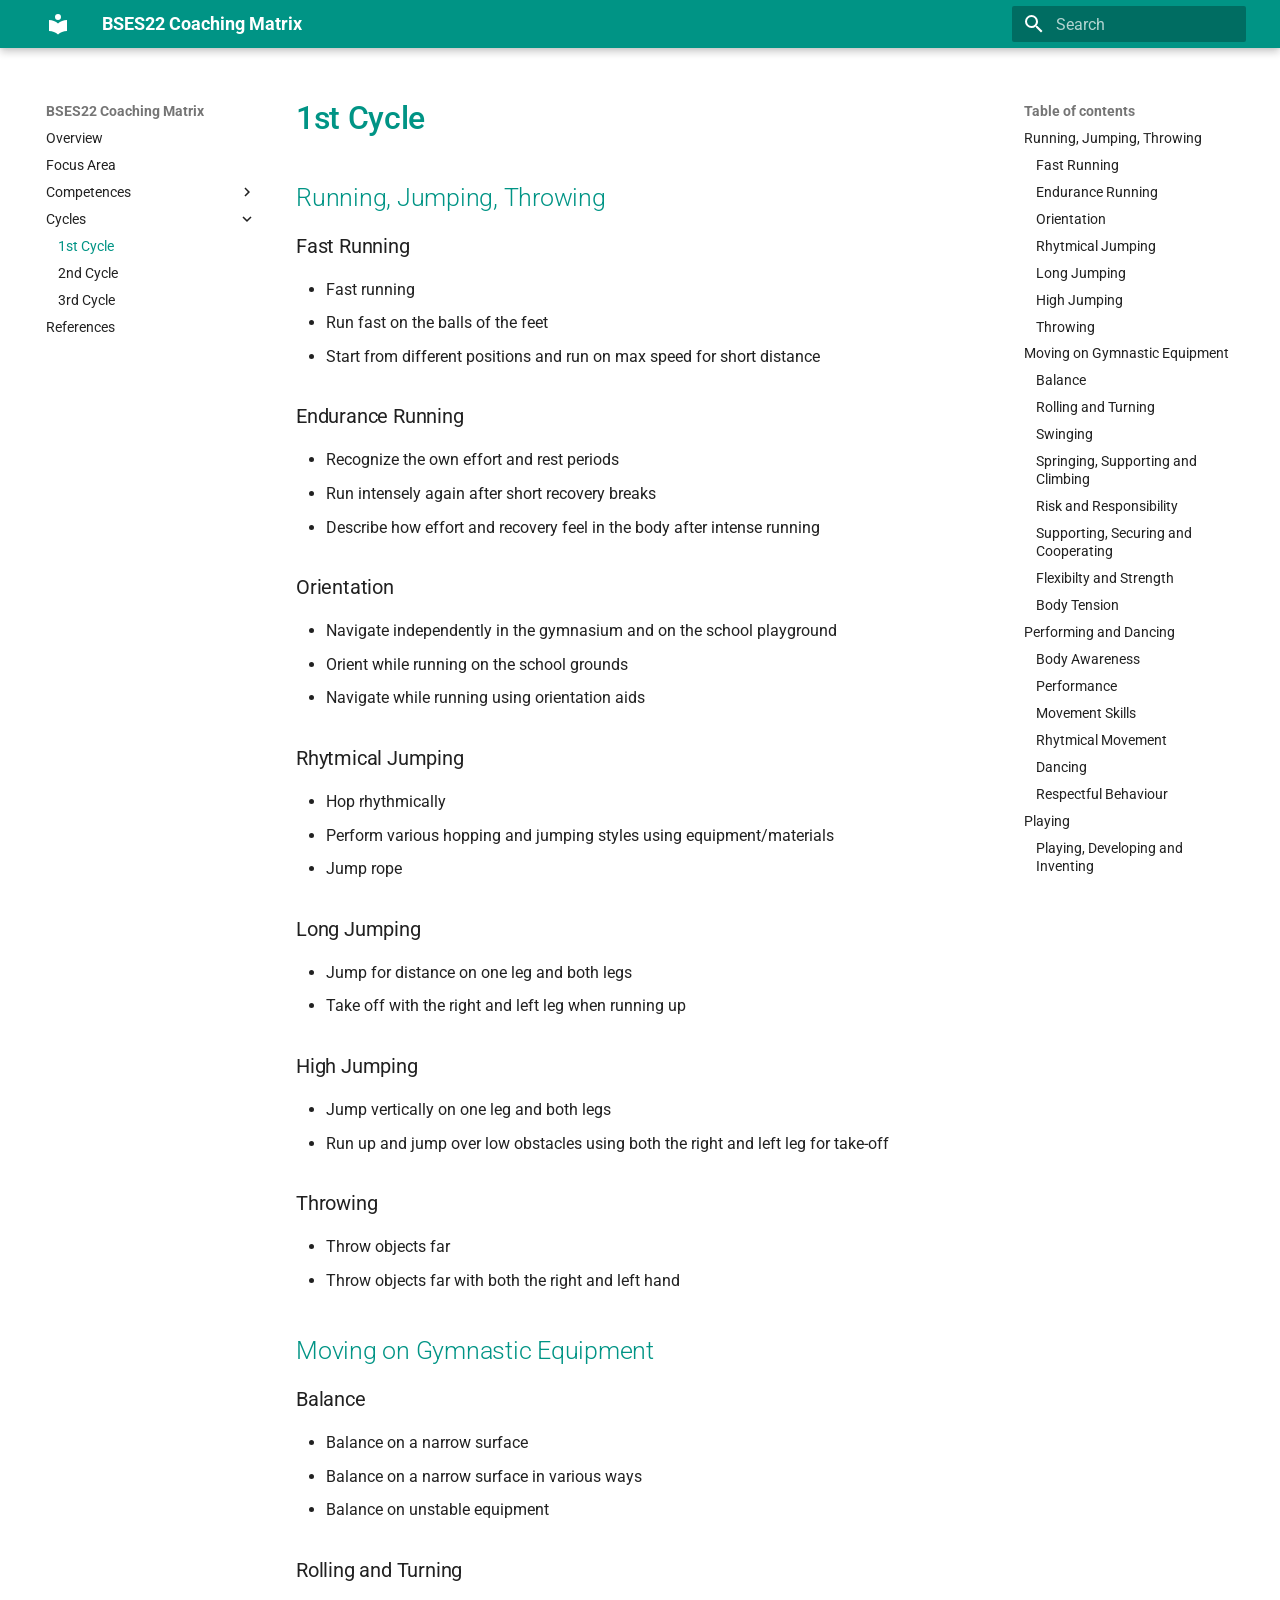
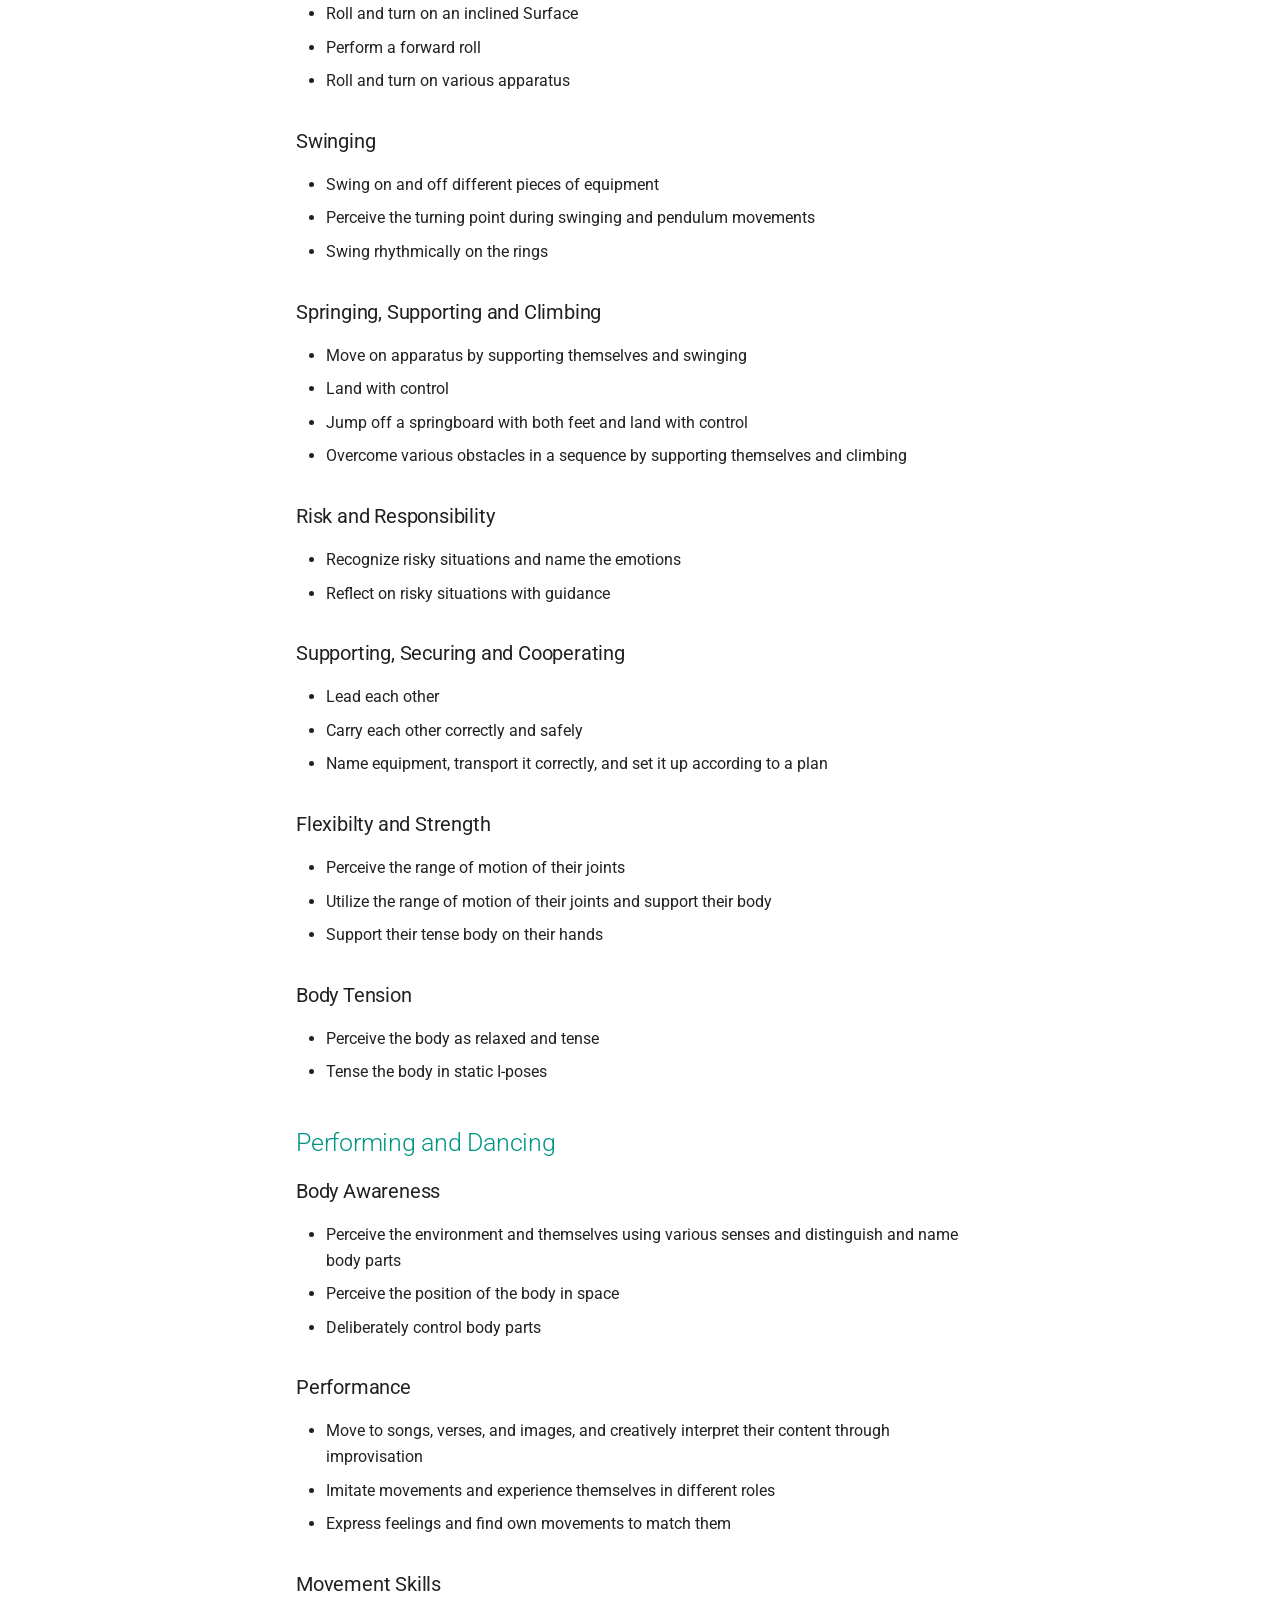
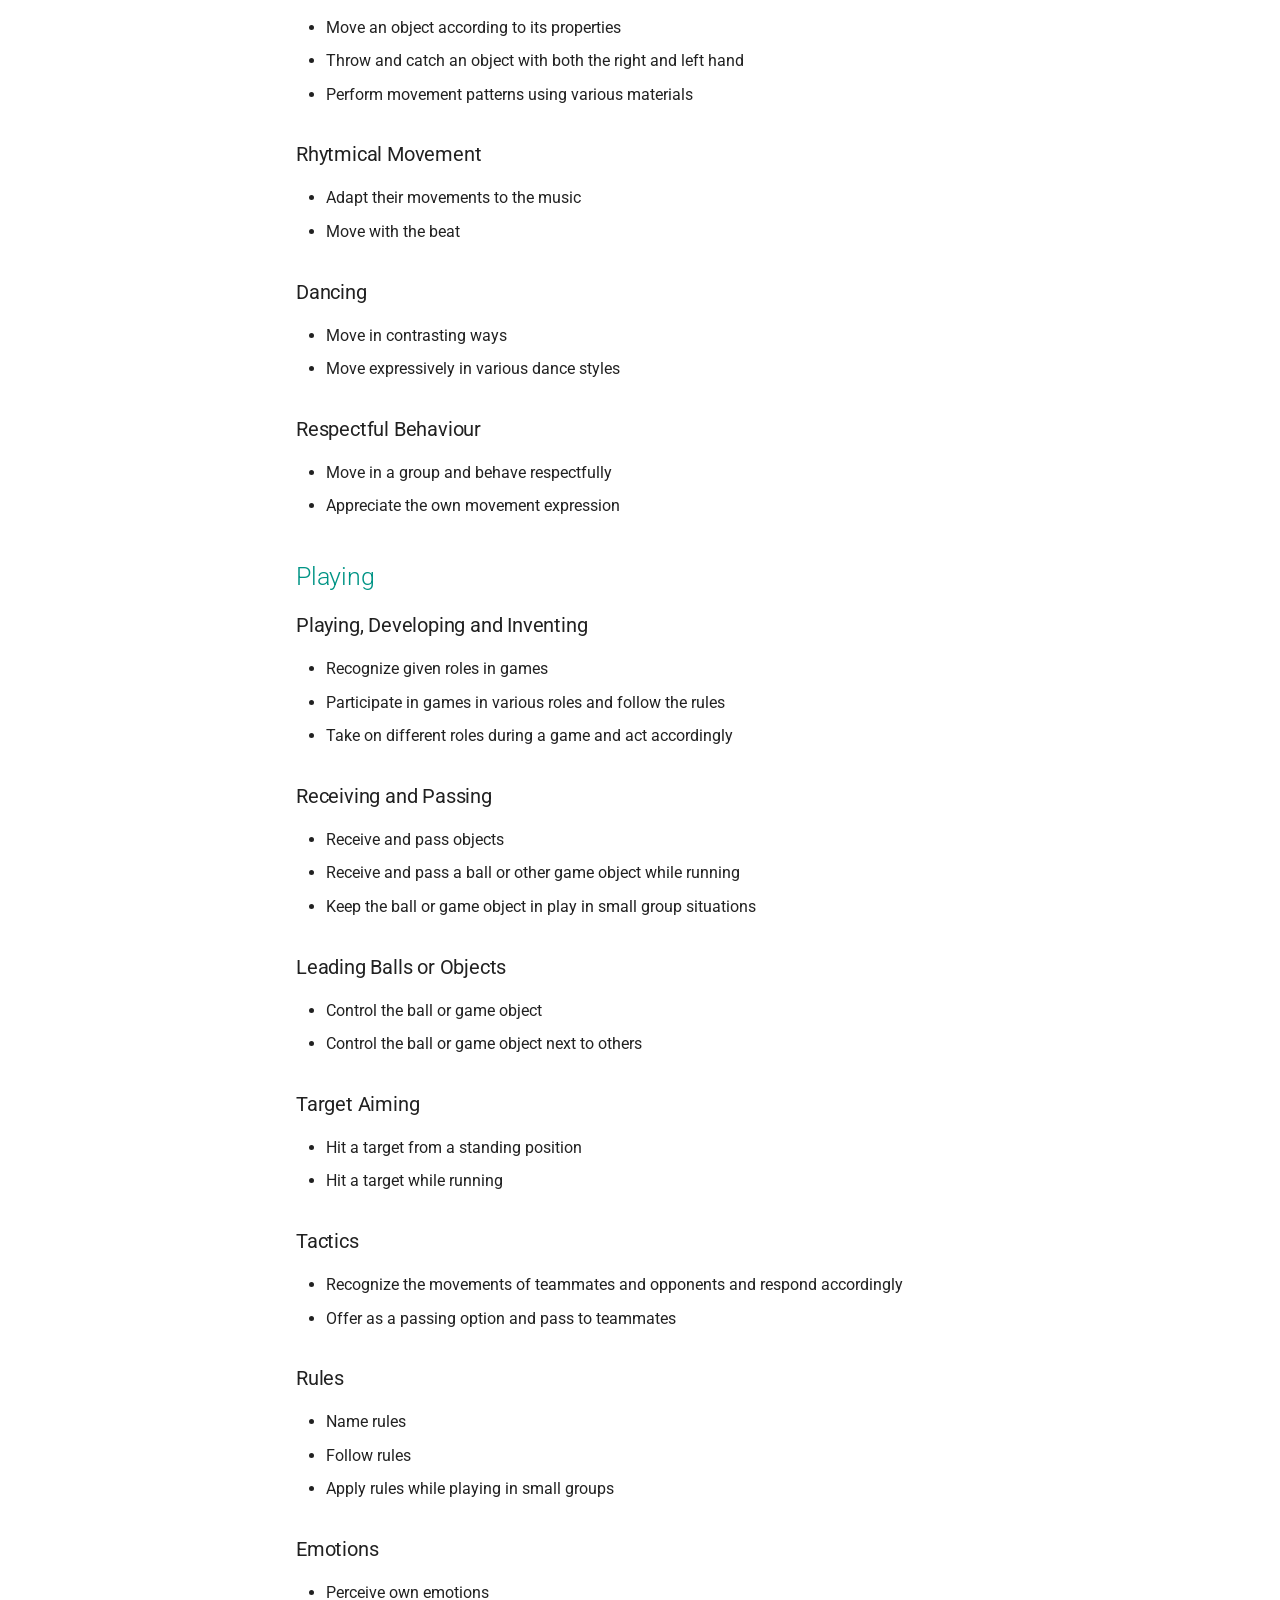
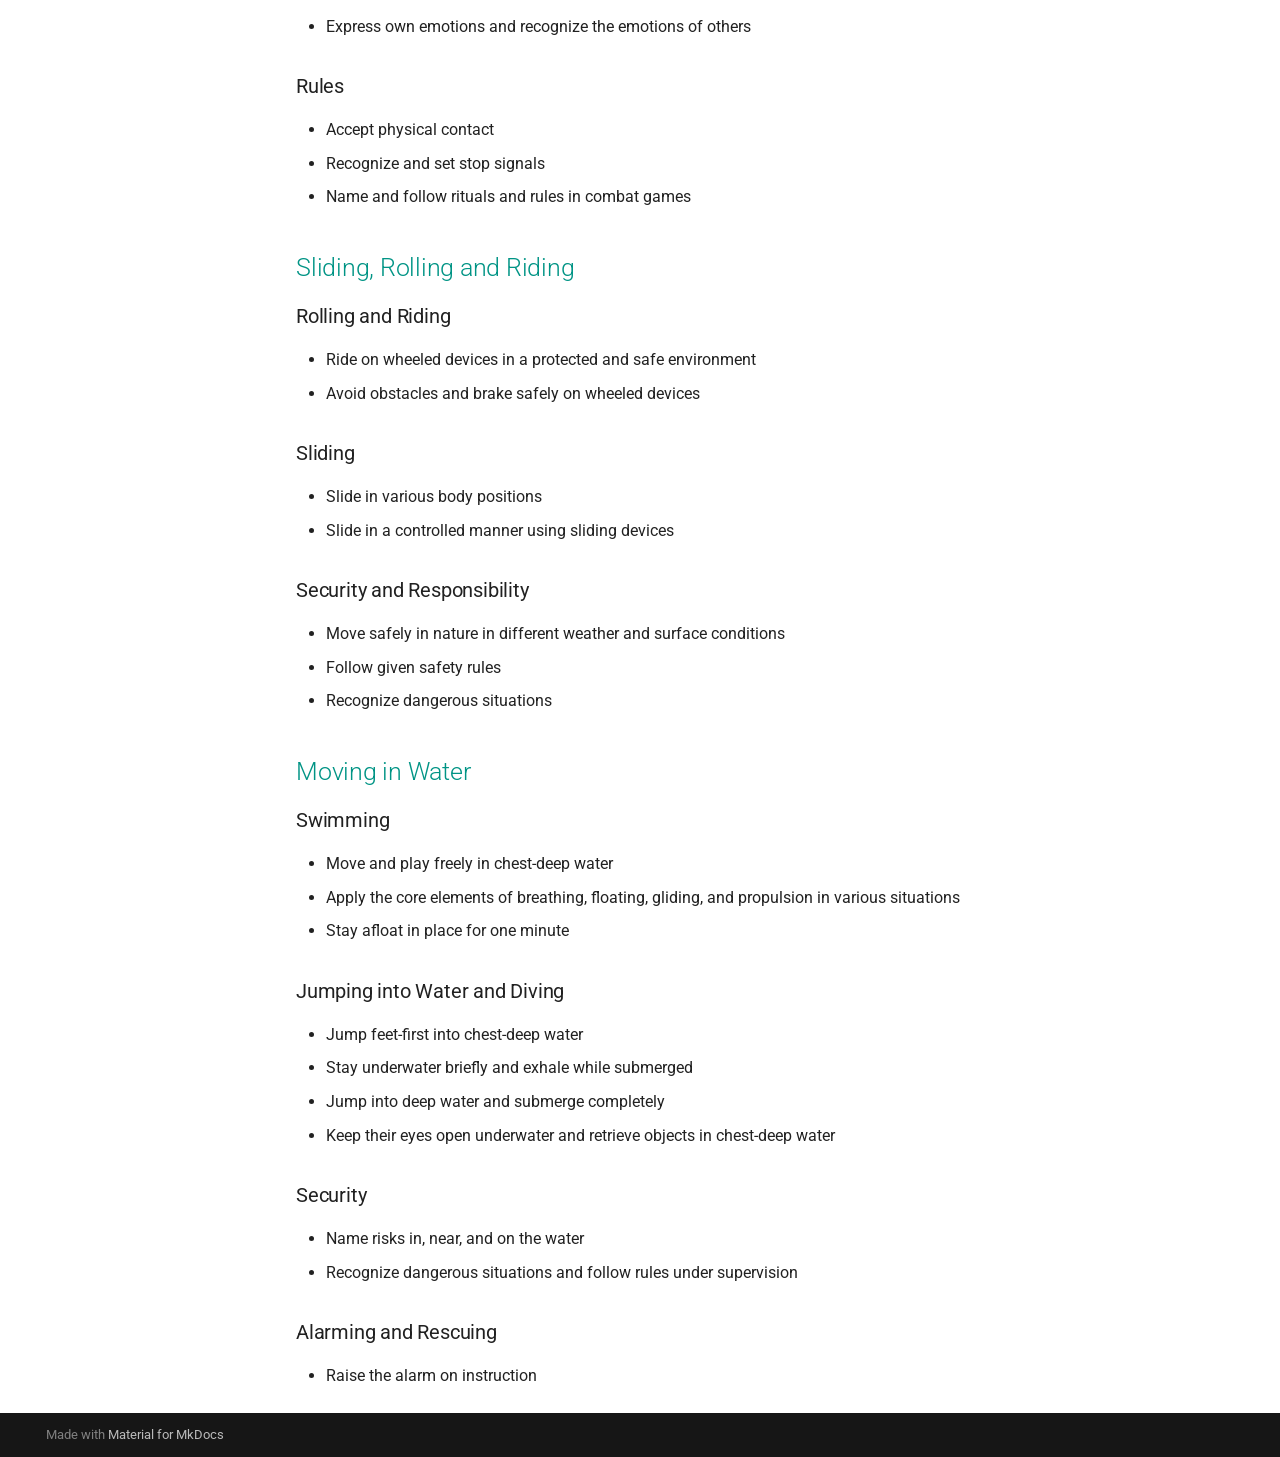
<file: Cycles/1st_Cycle/index.html>
<!doctype html>
<html lang="en" class="no-js">
  <head>
    
      <meta charset="utf-8">
      <meta name="viewport" content="width=device-width,initial-scale=1">
      
      
      
      
        <link rel="prev" href="../../Competences/Moving_in_Water/">
      
      
        <link rel="next" href="../2nd_Cycle/">
      
      
      <link rel="icon" href="../../assets/images/favicon.png">
      <meta name="generator" content="mkdocs-1.6.1, mkdocs-material-9.6.15">
    
    
      
        <title>1st Cycle - BSES22 Coaching Matrix</title>
      
    
    
      <link rel="stylesheet" href="../../assets/stylesheets/main.342714a4.min.css">
      
        
        <link rel="stylesheet" href="../../assets/stylesheets/palette.06af60db.min.css">
      
      


    
    
      
    
    
      
        
        
        <link rel="preconnect" href="https://fonts.gstatic.com" crossorigin>
        <link rel="stylesheet" href="https://fonts.googleapis.com/css?family=Roboto:300,300i,400,400i,700,700i%7CRoboto+Mono:400,400i,700,700i&display=fallback">
        <style>:root{--md-text-font:"Roboto";--md-code-font:"Roboto Mono"}</style>
      
    
    
      <link rel="stylesheet" href="../../assets/css/extra.css">
    
    <script>__md_scope=new URL("../..",location),__md_hash=e=>[...e].reduce(((e,_)=>(e<<5)-e+_.charCodeAt(0)),0),__md_get=(e,_=localStorage,t=__md_scope)=>JSON.parse(_.getItem(t.pathname+"."+e)),__md_set=(e,_,t=localStorage,a=__md_scope)=>{try{t.setItem(a.pathname+"."+e,JSON.stringify(_))}catch(e){}}</script>
    
      

    
    
    
  </head>
  
  
    
    
    
    
    
    <body dir="ltr" data-md-color-scheme="default" data-md-color-primary="teal" data-md-color-accent="teal">
  
    
    <input class="md-toggle" data-md-toggle="drawer" type="checkbox" id="__drawer" autocomplete="off">
    <input class="md-toggle" data-md-toggle="search" type="checkbox" id="__search" autocomplete="off">
    <label class="md-overlay" for="__drawer"></label>
    <div data-md-component="skip">
      
        
        <a href="#1st-cycle" class="md-skip">
          Skip to content
        </a>
      
    </div>
    <div data-md-component="announce">
      
    </div>
    
    
      

  

<header class="md-header md-header--shadow" data-md-component="header">
  <nav class="md-header__inner md-grid" aria-label="Header">
    <a href="../.." title="BSES22 Coaching Matrix" class="md-header__button md-logo" aria-label="BSES22 Coaching Matrix" data-md-component="logo">
      
  
  <svg xmlns="http://www.w3.org/2000/svg" viewBox="0 0 24 24"><path d="M12 8a3 3 0 0 0 3-3 3 3 0 0 0-3-3 3 3 0 0 0-3 3 3 3 0 0 0 3 3m0 3.54C9.64 9.35 6.5 8 3 8v11c3.5 0 6.64 1.35 9 3.54 2.36-2.19 5.5-3.54 9-3.54V8c-3.5 0-6.64 1.35-9 3.54"/></svg>

    </a>
    <label class="md-header__button md-icon" for="__drawer">
      
      <svg xmlns="http://www.w3.org/2000/svg" viewBox="0 0 24 24"><path d="M3 6h18v2H3zm0 5h18v2H3zm0 5h18v2H3z"/></svg>
    </label>
    <div class="md-header__title" data-md-component="header-title">
      <div class="md-header__ellipsis">
        <div class="md-header__topic">
          <span class="md-ellipsis">
            BSES22 Coaching Matrix
          </span>
        </div>
        <div class="md-header__topic" data-md-component="header-topic">
          <span class="md-ellipsis">
            
              1st Cycle
            
          </span>
        </div>
      </div>
    </div>
    
      
    
    
    
    
      
      
        <label class="md-header__button md-icon" for="__search">
          
          <svg xmlns="http://www.w3.org/2000/svg" viewBox="0 0 24 24"><path d="M9.5 3A6.5 6.5 0 0 1 16 9.5c0 1.61-.59 3.09-1.56 4.23l.27.27h.79l5 5-1.5 1.5-5-5v-.79l-.27-.27A6.52 6.52 0 0 1 9.5 16 6.5 6.5 0 0 1 3 9.5 6.5 6.5 0 0 1 9.5 3m0 2C7 5 5 7 5 9.5S7 14 9.5 14 14 12 14 9.5 12 5 9.5 5"/></svg>
        </label>
        <div class="md-search" data-md-component="search" role="dialog">
  <label class="md-search__overlay" for="__search"></label>
  <div class="md-search__inner" role="search">
    <form class="md-search__form" name="search">
      <input type="text" class="md-search__input" name="query" aria-label="Search" placeholder="Search" autocapitalize="off" autocorrect="off" autocomplete="off" spellcheck="false" data-md-component="search-query" required>
      <label class="md-search__icon md-icon" for="__search">
        
        <svg xmlns="http://www.w3.org/2000/svg" viewBox="0 0 24 24"><path d="M9.5 3A6.5 6.5 0 0 1 16 9.5c0 1.61-.59 3.09-1.56 4.23l.27.27h.79l5 5-1.5 1.5-5-5v-.79l-.27-.27A6.52 6.52 0 0 1 9.5 16 6.5 6.5 0 0 1 3 9.5 6.5 6.5 0 0 1 9.5 3m0 2C7 5 5 7 5 9.5S7 14 9.5 14 14 12 14 9.5 12 5 9.5 5"/></svg>
        
        <svg xmlns="http://www.w3.org/2000/svg" viewBox="0 0 24 24"><path d="M20 11v2H8l5.5 5.5-1.42 1.42L4.16 12l7.92-7.92L13.5 5.5 8 11z"/></svg>
      </label>
      <nav class="md-search__options" aria-label="Search">
        
        <button type="reset" class="md-search__icon md-icon" title="Clear" aria-label="Clear" tabindex="-1">
          
          <svg xmlns="http://www.w3.org/2000/svg" viewBox="0 0 24 24"><path d="M19 6.41 17.59 5 12 10.59 6.41 5 5 6.41 10.59 12 5 17.59 6.41 19 12 13.41 17.59 19 19 17.59 13.41 12z"/></svg>
        </button>
      </nav>
      
    </form>
    <div class="md-search__output">
      <div class="md-search__scrollwrap" tabindex="0" data-md-scrollfix>
        <div class="md-search-result" data-md-component="search-result">
          <div class="md-search-result__meta">
            Initializing search
          </div>
          <ol class="md-search-result__list" role="presentation"></ol>
        </div>
      </div>
    </div>
  </div>
</div>
      
    
    
  </nav>
  
</header>
    
    <div class="md-container" data-md-component="container">
      
      
        
          
        
      
      <main class="md-main" data-md-component="main">
        <div class="md-main__inner md-grid">
          
            
              
              <div class="md-sidebar md-sidebar--primary" data-md-component="sidebar" data-md-type="navigation" >
                <div class="md-sidebar__scrollwrap">
                  <div class="md-sidebar__inner">
                    



<nav class="md-nav md-nav--primary" aria-label="Navigation" data-md-level="0">
  <label class="md-nav__title" for="__drawer">
    <a href="../.." title="BSES22 Coaching Matrix" class="md-nav__button md-logo" aria-label="BSES22 Coaching Matrix" data-md-component="logo">
      
  
  <svg xmlns="http://www.w3.org/2000/svg" viewBox="0 0 24 24"><path d="M12 8a3 3 0 0 0 3-3 3 3 0 0 0-3-3 3 3 0 0 0-3 3 3 3 0 0 0 3 3m0 3.54C9.64 9.35 6.5 8 3 8v11c3.5 0 6.64 1.35 9 3.54 2.36-2.19 5.5-3.54 9-3.54V8c-3.5 0-6.64 1.35-9 3.54"/></svg>

    </a>
    BSES22 Coaching Matrix
  </label>
  
  <ul class="md-nav__list" data-md-scrollfix>
    
      
      
  
  
  
  
    <li class="md-nav__item">
      <a href="../.." class="md-nav__link">
        
  
  
  <span class="md-ellipsis">
    Overview
    
  </span>
  

      </a>
    </li>
  

    
      
      
  
  
  
  
    <li class="md-nav__item">
      <a href="../../Focus_Area/" class="md-nav__link">
        
  
  
  <span class="md-ellipsis">
    Focus Area
    
  </span>
  

      </a>
    </li>
  

    
      
      
  
  
  
  
    
    
    
    
    
    <li class="md-nav__item md-nav__item--nested">
      
        
        
        <input class="md-nav__toggle md-toggle " type="checkbox" id="__nav_3" >
        
          
          <label class="md-nav__link" for="__nav_3" id="__nav_3_label" tabindex="0">
            
  
  
  <span class="md-ellipsis">
    Competences
    
  </span>
  

            <span class="md-nav__icon md-icon"></span>
          </label>
        
        <nav class="md-nav" data-md-level="1" aria-labelledby="__nav_3_label" aria-expanded="false">
          <label class="md-nav__title" for="__nav_3">
            <span class="md-nav__icon md-icon"></span>
            Competences
          </label>
          <ul class="md-nav__list" data-md-scrollfix>
            
              
                
  
  
  
  
    <li class="md-nav__item">
      <a href="../../Competences/Running_Jumping_Throwing/" class="md-nav__link">
        
  
  
  <span class="md-ellipsis">
    Running Jumping Throwing
    
  </span>
  

      </a>
    </li>
  

              
            
              
                
  
  
  
  
    <li class="md-nav__item">
      <a href="../../Competences/Moving_on_Gymnastic_Equipment/" class="md-nav__link">
        
  
  
  <span class="md-ellipsis">
    Moving on Gymnastic Equipment
    
  </span>
  

      </a>
    </li>
  

              
            
              
                
  
  
  
  
    <li class="md-nav__item">
      <a href="../../Competences/Performing_and_Dancing/" class="md-nav__link">
        
  
  
  <span class="md-ellipsis">
    Performing and Dancing
    
  </span>
  

      </a>
    </li>
  

              
            
              
                
  
  
  
  
    <li class="md-nav__item">
      <a href="../../Competences/Playing/" class="md-nav__link">
        
  
  
  <span class="md-ellipsis">
    Playing
    
  </span>
  

      </a>
    </li>
  

              
            
              
                
  
  
  
  
    <li class="md-nav__item">
      <a href="../../Competences/Sliding_Rolling_Riding/" class="md-nav__link">
        
  
  
  <span class="md-ellipsis">
    Sliding Rolling Riding
    
  </span>
  

      </a>
    </li>
  

              
            
              
                
  
  
  
  
    <li class="md-nav__item">
      <a href="../../Competences/Moving_in_Water/" class="md-nav__link">
        
  
  
  <span class="md-ellipsis">
    Moving in Water
    
  </span>
  

      </a>
    </li>
  

              
            
          </ul>
        </nav>
      
    </li>
  

    
      
      
  
  
    
  
  
  
    
    
    
    
    
    <li class="md-nav__item md-nav__item--active md-nav__item--nested">
      
        
        
        <input class="md-nav__toggle md-toggle " type="checkbox" id="__nav_4" checked>
        
          
          <label class="md-nav__link" for="__nav_4" id="__nav_4_label" tabindex="0">
            
  
  
  <span class="md-ellipsis">
    Cycles
    
  </span>
  

            <span class="md-nav__icon md-icon"></span>
          </label>
        
        <nav class="md-nav" data-md-level="1" aria-labelledby="__nav_4_label" aria-expanded="true">
          <label class="md-nav__title" for="__nav_4">
            <span class="md-nav__icon md-icon"></span>
            Cycles
          </label>
          <ul class="md-nav__list" data-md-scrollfix>
            
              
                
  
  
    
  
  
  
    <li class="md-nav__item md-nav__item--active">
      
      <input class="md-nav__toggle md-toggle" type="checkbox" id="__toc">
      
      
        
      
      
        <label class="md-nav__link md-nav__link--active" for="__toc">
          
  
  
  <span class="md-ellipsis">
    1st Cycle
    
  </span>
  

          <span class="md-nav__icon md-icon"></span>
        </label>
      
      <a href="./" class="md-nav__link md-nav__link--active">
        
  
  
  <span class="md-ellipsis">
    1st Cycle
    
  </span>
  

      </a>
      
        

<nav class="md-nav md-nav--secondary" aria-label="Table of contents">
  
  
  
    
  
  
    <label class="md-nav__title" for="__toc">
      <span class="md-nav__icon md-icon"></span>
      Table of contents
    </label>
    <ul class="md-nav__list" data-md-component="toc" data-md-scrollfix>
      
        <li class="md-nav__item">
  <a href="#running-jumping-throwing" class="md-nav__link">
    <span class="md-ellipsis">
      Running, Jumping, Throwing
    </span>
  </a>
  
    <nav class="md-nav" aria-label="Running, Jumping, Throwing">
      <ul class="md-nav__list">
        
          <li class="md-nav__item">
  <a href="#fast-running" class="md-nav__link">
    <span class="md-ellipsis">
      Fast Running
    </span>
  </a>
  
</li>
        
          <li class="md-nav__item">
  <a href="#endurance-running" class="md-nav__link">
    <span class="md-ellipsis">
      Endurance Running
    </span>
  </a>
  
</li>
        
          <li class="md-nav__item">
  <a href="#orientation" class="md-nav__link">
    <span class="md-ellipsis">
      Orientation
    </span>
  </a>
  
</li>
        
          <li class="md-nav__item">
  <a href="#rhytmical-jumping" class="md-nav__link">
    <span class="md-ellipsis">
      Rhytmical Jumping
    </span>
  </a>
  
</li>
        
          <li class="md-nav__item">
  <a href="#long-jumping" class="md-nav__link">
    <span class="md-ellipsis">
      Long Jumping
    </span>
  </a>
  
</li>
        
          <li class="md-nav__item">
  <a href="#high-jumping" class="md-nav__link">
    <span class="md-ellipsis">
      High Jumping
    </span>
  </a>
  
</li>
        
          <li class="md-nav__item">
  <a href="#throwing" class="md-nav__link">
    <span class="md-ellipsis">
      Throwing
    </span>
  </a>
  
</li>
        
      </ul>
    </nav>
  
</li>
      
        <li class="md-nav__item">
  <a href="#moving-on-gymnastic-equipment" class="md-nav__link">
    <span class="md-ellipsis">
      Moving on Gymnastic Equipment
    </span>
  </a>
  
    <nav class="md-nav" aria-label="Moving on Gymnastic Equipment">
      <ul class="md-nav__list">
        
          <li class="md-nav__item">
  <a href="#balance" class="md-nav__link">
    <span class="md-ellipsis">
      Balance
    </span>
  </a>
  
</li>
        
          <li class="md-nav__item">
  <a href="#rolling-and-turning" class="md-nav__link">
    <span class="md-ellipsis">
      Rolling and Turning
    </span>
  </a>
  
</li>
        
          <li class="md-nav__item">
  <a href="#swinging" class="md-nav__link">
    <span class="md-ellipsis">
      Swinging
    </span>
  </a>
  
</li>
        
          <li class="md-nav__item">
  <a href="#springing-supporting-and-climbing" class="md-nav__link">
    <span class="md-ellipsis">
      Springing, Supporting and Climbing
    </span>
  </a>
  
</li>
        
          <li class="md-nav__item">
  <a href="#risk-and-responsibility" class="md-nav__link">
    <span class="md-ellipsis">
      Risk and Responsibility
    </span>
  </a>
  
</li>
        
          <li class="md-nav__item">
  <a href="#supporting-securing-and-cooperating" class="md-nav__link">
    <span class="md-ellipsis">
      Supporting, Securing and Cooperating
    </span>
  </a>
  
</li>
        
          <li class="md-nav__item">
  <a href="#flexibilty-and-strength" class="md-nav__link">
    <span class="md-ellipsis">
      Flexibilty and Strength
    </span>
  </a>
  
</li>
        
          <li class="md-nav__item">
  <a href="#body-tension" class="md-nav__link">
    <span class="md-ellipsis">
      Body Tension
    </span>
  </a>
  
</li>
        
      </ul>
    </nav>
  
</li>
      
        <li class="md-nav__item">
  <a href="#performing-and-dancing" class="md-nav__link">
    <span class="md-ellipsis">
      Performing and Dancing
    </span>
  </a>
  
    <nav class="md-nav" aria-label="Performing and Dancing">
      <ul class="md-nav__list">
        
          <li class="md-nav__item">
  <a href="#body-awareness" class="md-nav__link">
    <span class="md-ellipsis">
      Body Awareness
    </span>
  </a>
  
</li>
        
          <li class="md-nav__item">
  <a href="#performance" class="md-nav__link">
    <span class="md-ellipsis">
      Performance
    </span>
  </a>
  
</li>
        
          <li class="md-nav__item">
  <a href="#movement-skills" class="md-nav__link">
    <span class="md-ellipsis">
      Movement Skills
    </span>
  </a>
  
</li>
        
          <li class="md-nav__item">
  <a href="#rhytmical-movement" class="md-nav__link">
    <span class="md-ellipsis">
      Rhytmical Movement
    </span>
  </a>
  
</li>
        
          <li class="md-nav__item">
  <a href="#dancing" class="md-nav__link">
    <span class="md-ellipsis">
      Dancing
    </span>
  </a>
  
</li>
        
          <li class="md-nav__item">
  <a href="#respectful-behaviour" class="md-nav__link">
    <span class="md-ellipsis">
      Respectful Behaviour
    </span>
  </a>
  
</li>
        
      </ul>
    </nav>
  
</li>
      
        <li class="md-nav__item">
  <a href="#playing" class="md-nav__link">
    <span class="md-ellipsis">
      Playing
    </span>
  </a>
  
    <nav class="md-nav" aria-label="Playing">
      <ul class="md-nav__list">
        
          <li class="md-nav__item">
  <a href="#playing-developing-and-inventing" class="md-nav__link">
    <span class="md-ellipsis">
      Playing, Developing and Inventing
    </span>
  </a>
  
</li>
        
          <li class="md-nav__item">
  <a href="#receiving-and-passing" class="md-nav__link">
    <span class="md-ellipsis">
      Receiving and Passing
    </span>
  </a>
  
</li>
        
          <li class="md-nav__item">
  <a href="#leading-balls-or-objects" class="md-nav__link">
    <span class="md-ellipsis">
      Leading Balls or Objects
    </span>
  </a>
  
</li>
        
          <li class="md-nav__item">
  <a href="#target-aiming" class="md-nav__link">
    <span class="md-ellipsis">
      Target Aiming
    </span>
  </a>
  
</li>
        
          <li class="md-nav__item">
  <a href="#tactics" class="md-nav__link">
    <span class="md-ellipsis">
      Tactics
    </span>
  </a>
  
</li>
        
          <li class="md-nav__item">
  <a href="#rules" class="md-nav__link">
    <span class="md-ellipsis">
      Rules
    </span>
  </a>
  
</li>
        
          <li class="md-nav__item">
  <a href="#emotions" class="md-nav__link">
    <span class="md-ellipsis">
      Emotions
    </span>
  </a>
  
</li>
        
          <li class="md-nav__item">
  <a href="#rules_1" class="md-nav__link">
    <span class="md-ellipsis">
      Rules
    </span>
  </a>
  
</li>
        
      </ul>
    </nav>
  
</li>
      
        <li class="md-nav__item">
  <a href="#sliding-rolling-and-riding" class="md-nav__link">
    <span class="md-ellipsis">
      Sliding, Rolling and Riding
    </span>
  </a>
  
    <nav class="md-nav" aria-label="Sliding, Rolling and Riding">
      <ul class="md-nav__list">
        
          <li class="md-nav__item">
  <a href="#rolling-and-riding" class="md-nav__link">
    <span class="md-ellipsis">
      Rolling and Riding
    </span>
  </a>
  
</li>
        
          <li class="md-nav__item">
  <a href="#sliding" class="md-nav__link">
    <span class="md-ellipsis">
      Sliding
    </span>
  </a>
  
</li>
        
          <li class="md-nav__item">
  <a href="#security-and-responsibility" class="md-nav__link">
    <span class="md-ellipsis">
      Security and Responsibility
    </span>
  </a>
  
</li>
        
      </ul>
    </nav>
  
</li>
      
        <li class="md-nav__item">
  <a href="#moving-in-water" class="md-nav__link">
    <span class="md-ellipsis">
      Moving in Water
    </span>
  </a>
  
    <nav class="md-nav" aria-label="Moving in Water">
      <ul class="md-nav__list">
        
          <li class="md-nav__item">
  <a href="#swimming" class="md-nav__link">
    <span class="md-ellipsis">
      Swimming
    </span>
  </a>
  
</li>
        
          <li class="md-nav__item">
  <a href="#jumping-into-water-and-diving" class="md-nav__link">
    <span class="md-ellipsis">
      Jumping into Water and Diving
    </span>
  </a>
  
</li>
        
          <li class="md-nav__item">
  <a href="#security" class="md-nav__link">
    <span class="md-ellipsis">
      Security
    </span>
  </a>
  
</li>
        
          <li class="md-nav__item">
  <a href="#alarming-and-rescuing" class="md-nav__link">
    <span class="md-ellipsis">
      Alarming and Rescuing
    </span>
  </a>
  
</li>
        
      </ul>
    </nav>
  
</li>
      
    </ul>
  
</nav>
      
    </li>
  

              
            
              
                
  
  
  
  
    <li class="md-nav__item">
      <a href="../2nd_Cycle/" class="md-nav__link">
        
  
  
  <span class="md-ellipsis">
    2nd Cycle
    
  </span>
  

      </a>
    </li>
  

              
            
              
                
  
  
  
  
    <li class="md-nav__item">
      <a href="../3rd_Cycle/" class="md-nav__link">
        
  
  
  <span class="md-ellipsis">
    3rd Cycle
    
  </span>
  

      </a>
    </li>
  

              
            
          </ul>
        </nav>
      
    </li>
  

    
      
      
  
  
  
  
    <li class="md-nav__item">
      <a href="../../References/" class="md-nav__link">
        
  
  
  <span class="md-ellipsis">
    References
    
  </span>
  

      </a>
    </li>
  

    
  </ul>
</nav>
                  </div>
                </div>
              </div>
            
            
              
              <div class="md-sidebar md-sidebar--secondary" data-md-component="sidebar" data-md-type="toc" >
                <div class="md-sidebar__scrollwrap">
                  <div class="md-sidebar__inner">
                    

<nav class="md-nav md-nav--secondary" aria-label="Table of contents">
  
  
  
    
  
  
    <label class="md-nav__title" for="__toc">
      <span class="md-nav__icon md-icon"></span>
      Table of contents
    </label>
    <ul class="md-nav__list" data-md-component="toc" data-md-scrollfix>
      
        <li class="md-nav__item">
  <a href="#running-jumping-throwing" class="md-nav__link">
    <span class="md-ellipsis">
      Running, Jumping, Throwing
    </span>
  </a>
  
    <nav class="md-nav" aria-label="Running, Jumping, Throwing">
      <ul class="md-nav__list">
        
          <li class="md-nav__item">
  <a href="#fast-running" class="md-nav__link">
    <span class="md-ellipsis">
      Fast Running
    </span>
  </a>
  
</li>
        
          <li class="md-nav__item">
  <a href="#endurance-running" class="md-nav__link">
    <span class="md-ellipsis">
      Endurance Running
    </span>
  </a>
  
</li>
        
          <li class="md-nav__item">
  <a href="#orientation" class="md-nav__link">
    <span class="md-ellipsis">
      Orientation
    </span>
  </a>
  
</li>
        
          <li class="md-nav__item">
  <a href="#rhytmical-jumping" class="md-nav__link">
    <span class="md-ellipsis">
      Rhytmical Jumping
    </span>
  </a>
  
</li>
        
          <li class="md-nav__item">
  <a href="#long-jumping" class="md-nav__link">
    <span class="md-ellipsis">
      Long Jumping
    </span>
  </a>
  
</li>
        
          <li class="md-nav__item">
  <a href="#high-jumping" class="md-nav__link">
    <span class="md-ellipsis">
      High Jumping
    </span>
  </a>
  
</li>
        
          <li class="md-nav__item">
  <a href="#throwing" class="md-nav__link">
    <span class="md-ellipsis">
      Throwing
    </span>
  </a>
  
</li>
        
      </ul>
    </nav>
  
</li>
      
        <li class="md-nav__item">
  <a href="#moving-on-gymnastic-equipment" class="md-nav__link">
    <span class="md-ellipsis">
      Moving on Gymnastic Equipment
    </span>
  </a>
  
    <nav class="md-nav" aria-label="Moving on Gymnastic Equipment">
      <ul class="md-nav__list">
        
          <li class="md-nav__item">
  <a href="#balance" class="md-nav__link">
    <span class="md-ellipsis">
      Balance
    </span>
  </a>
  
</li>
        
          <li class="md-nav__item">
  <a href="#rolling-and-turning" class="md-nav__link">
    <span class="md-ellipsis">
      Rolling and Turning
    </span>
  </a>
  
</li>
        
          <li class="md-nav__item">
  <a href="#swinging" class="md-nav__link">
    <span class="md-ellipsis">
      Swinging
    </span>
  </a>
  
</li>
        
          <li class="md-nav__item">
  <a href="#springing-supporting-and-climbing" class="md-nav__link">
    <span class="md-ellipsis">
      Springing, Supporting and Climbing
    </span>
  </a>
  
</li>
        
          <li class="md-nav__item">
  <a href="#risk-and-responsibility" class="md-nav__link">
    <span class="md-ellipsis">
      Risk and Responsibility
    </span>
  </a>
  
</li>
        
          <li class="md-nav__item">
  <a href="#supporting-securing-and-cooperating" class="md-nav__link">
    <span class="md-ellipsis">
      Supporting, Securing and Cooperating
    </span>
  </a>
  
</li>
        
          <li class="md-nav__item">
  <a href="#flexibilty-and-strength" class="md-nav__link">
    <span class="md-ellipsis">
      Flexibilty and Strength
    </span>
  </a>
  
</li>
        
          <li class="md-nav__item">
  <a href="#body-tension" class="md-nav__link">
    <span class="md-ellipsis">
      Body Tension
    </span>
  </a>
  
</li>
        
      </ul>
    </nav>
  
</li>
      
        <li class="md-nav__item">
  <a href="#performing-and-dancing" class="md-nav__link">
    <span class="md-ellipsis">
      Performing and Dancing
    </span>
  </a>
  
    <nav class="md-nav" aria-label="Performing and Dancing">
      <ul class="md-nav__list">
        
          <li class="md-nav__item">
  <a href="#body-awareness" class="md-nav__link">
    <span class="md-ellipsis">
      Body Awareness
    </span>
  </a>
  
</li>
        
          <li class="md-nav__item">
  <a href="#performance" class="md-nav__link">
    <span class="md-ellipsis">
      Performance
    </span>
  </a>
  
</li>
        
          <li class="md-nav__item">
  <a href="#movement-skills" class="md-nav__link">
    <span class="md-ellipsis">
      Movement Skills
    </span>
  </a>
  
</li>
        
          <li class="md-nav__item">
  <a href="#rhytmical-movement" class="md-nav__link">
    <span class="md-ellipsis">
      Rhytmical Movement
    </span>
  </a>
  
</li>
        
          <li class="md-nav__item">
  <a href="#dancing" class="md-nav__link">
    <span class="md-ellipsis">
      Dancing
    </span>
  </a>
  
</li>
        
          <li class="md-nav__item">
  <a href="#respectful-behaviour" class="md-nav__link">
    <span class="md-ellipsis">
      Respectful Behaviour
    </span>
  </a>
  
</li>
        
      </ul>
    </nav>
  
</li>
      
        <li class="md-nav__item">
  <a href="#playing" class="md-nav__link">
    <span class="md-ellipsis">
      Playing
    </span>
  </a>
  
    <nav class="md-nav" aria-label="Playing">
      <ul class="md-nav__list">
        
          <li class="md-nav__item">
  <a href="#playing-developing-and-inventing" class="md-nav__link">
    <span class="md-ellipsis">
      Playing, Developing and Inventing
    </span>
  </a>
  
</li>
        
          <li class="md-nav__item">
  <a href="#receiving-and-passing" class="md-nav__link">
    <span class="md-ellipsis">
      Receiving and Passing
    </span>
  </a>
  
</li>
        
          <li class="md-nav__item">
  <a href="#leading-balls-or-objects" class="md-nav__link">
    <span class="md-ellipsis">
      Leading Balls or Objects
    </span>
  </a>
  
</li>
        
          <li class="md-nav__item">
  <a href="#target-aiming" class="md-nav__link">
    <span class="md-ellipsis">
      Target Aiming
    </span>
  </a>
  
</li>
        
          <li class="md-nav__item">
  <a href="#tactics" class="md-nav__link">
    <span class="md-ellipsis">
      Tactics
    </span>
  </a>
  
</li>
        
          <li class="md-nav__item">
  <a href="#rules" class="md-nav__link">
    <span class="md-ellipsis">
      Rules
    </span>
  </a>
  
</li>
        
          <li class="md-nav__item">
  <a href="#emotions" class="md-nav__link">
    <span class="md-ellipsis">
      Emotions
    </span>
  </a>
  
</li>
        
          <li class="md-nav__item">
  <a href="#rules_1" class="md-nav__link">
    <span class="md-ellipsis">
      Rules
    </span>
  </a>
  
</li>
        
      </ul>
    </nav>
  
</li>
      
        <li class="md-nav__item">
  <a href="#sliding-rolling-and-riding" class="md-nav__link">
    <span class="md-ellipsis">
      Sliding, Rolling and Riding
    </span>
  </a>
  
    <nav class="md-nav" aria-label="Sliding, Rolling and Riding">
      <ul class="md-nav__list">
        
          <li class="md-nav__item">
  <a href="#rolling-and-riding" class="md-nav__link">
    <span class="md-ellipsis">
      Rolling and Riding
    </span>
  </a>
  
</li>
        
          <li class="md-nav__item">
  <a href="#sliding" class="md-nav__link">
    <span class="md-ellipsis">
      Sliding
    </span>
  </a>
  
</li>
        
          <li class="md-nav__item">
  <a href="#security-and-responsibility" class="md-nav__link">
    <span class="md-ellipsis">
      Security and Responsibility
    </span>
  </a>
  
</li>
        
      </ul>
    </nav>
  
</li>
      
        <li class="md-nav__item">
  <a href="#moving-in-water" class="md-nav__link">
    <span class="md-ellipsis">
      Moving in Water
    </span>
  </a>
  
    <nav class="md-nav" aria-label="Moving in Water">
      <ul class="md-nav__list">
        
          <li class="md-nav__item">
  <a href="#swimming" class="md-nav__link">
    <span class="md-ellipsis">
      Swimming
    </span>
  </a>
  
</li>
        
          <li class="md-nav__item">
  <a href="#jumping-into-water-and-diving" class="md-nav__link">
    <span class="md-ellipsis">
      Jumping into Water and Diving
    </span>
  </a>
  
</li>
        
          <li class="md-nav__item">
  <a href="#security" class="md-nav__link">
    <span class="md-ellipsis">
      Security
    </span>
  </a>
  
</li>
        
          <li class="md-nav__item">
  <a href="#alarming-and-rescuing" class="md-nav__link">
    <span class="md-ellipsis">
      Alarming and Rescuing
    </span>
  </a>
  
</li>
        
      </ul>
    </nav>
  
</li>
      
    </ul>
  
</nav>
                  </div>
                </div>
              </div>
            
          
          
            <div class="md-content" data-md-component="content">
              <article class="md-content__inner md-typeset">
                
                  



<h1 id="1st-cycle">1st Cycle</h1>
<h2 id="running-jumping-throwing"><a href="../../Competences/Running_Jumping_Throwing/">Running, Jumping, Throwing</a></h2>
<h3 id="fast-running">Fast Running</h3>
<ul>
<li>Fast running</li>
<li>Run fast on the balls of the feet</li>
<li>Start from different positions and run on max speed for short distance</li>
</ul>
<h3 id="endurance-running">Endurance Running</h3>
<ul>
<li>Recognize the own effort and rest periods</li>
<li>Run intensely again after short recovery breaks</li>
<li>Describe how effort and recovery feel in the body after intense running</li>
</ul>
<h3 id="orientation">Orientation</h3>
<ul>
<li>Navigate independently in the gymnasium and on the school playground</li>
<li>Orient while running on the school grounds</li>
<li>Navigate while running using orientation aids</li>
</ul>
<h3 id="rhytmical-jumping">Rhytmical Jumping</h3>
<ul>
<li>Hop rhythmically</li>
<li>Perform various hopping and jumping styles using equipment/materials</li>
<li>Jump rope</li>
</ul>
<h3 id="long-jumping">Long Jumping</h3>
<ul>
<li>Jump for distance on one leg and both legs</li>
<li>Take off with the right and left leg when running up</li>
</ul>
<h3 id="high-jumping">High Jumping</h3>
<ul>
<li>Jump vertically on one leg and both legs</li>
<li>Run up and jump over low obstacles using both the right and left leg for take-off</li>
</ul>
<h3 id="throwing">Throwing</h3>
<ul>
<li>Throw objects far</li>
<li>Throw objects far with both the right and left hand</li>
</ul>
<h2 id="moving-on-gymnastic-equipment"><a href="../../Competences/Moving_on_Gymnastic_Equipment/">Moving on Gymnastic Equipment</a></h2>
<h3 id="balance">Balance</h3>
<ul>
<li>Balance on a narrow surface</li>
<li>Balance on a narrow surface in various ways</li>
<li>Balance on unstable equipment</li>
</ul>
<h3 id="rolling-and-turning">Rolling and Turning</h3>
<ul>
<li>Roll and turn on an inclined Surface</li>
<li>Perform a forward roll</li>
<li>Roll and turn on various apparatus</li>
</ul>
<h3 id="swinging">Swinging</h3>
<ul>
<li>Swing on and off different pieces of equipment</li>
<li>Perceive the turning point during swinging and pendulum movements</li>
<li>Swing rhythmically on the rings</li>
</ul>
<h3 id="springing-supporting-and-climbing">Springing, Supporting and Climbing</h3>
<ul>
<li>Move on apparatus by supporting themselves and swinging</li>
<li>Land with control</li>
<li>Jump off a springboard with both feet and land with control</li>
<li>Overcome various obstacles in a sequence by supporting themselves and climbing</li>
</ul>
<h3 id="risk-and-responsibility">Risk and Responsibility</h3>
<ul>
<li>Recognize risky situations and name the emotions</li>
<li>Reflect on risky situations with guidance</li>
</ul>
<h3 id="supporting-securing-and-cooperating">Supporting, Securing and Cooperating</h3>
<ul>
<li>Lead each other</li>
<li>Carry each other correctly and safely</li>
<li>Name equipment, transport it correctly, and set it up according to a plan</li>
</ul>
<h3 id="flexibilty-and-strength">Flexibilty and Strength</h3>
<ul>
<li>Perceive the range of motion of their joints</li>
<li>Utilize the range of motion of their joints and support their body</li>
<li>Support their tense body on their hands</li>
</ul>
<h3 id="body-tension">Body Tension</h3>
<ul>
<li>Perceive the body as relaxed and tense</li>
<li>Tense the body in static I-poses</li>
</ul>
<h2 id="performing-and-dancing"><a href="../../Competences/Performing_and_Dancing/">Performing and Dancing</a></h2>
<h3 id="body-awareness">Body Awareness</h3>
<ul>
<li>Perceive the environment and themselves using various senses and distinguish and name body parts</li>
<li>Perceive the position of the body in space</li>
<li>Deliberately control body parts</li>
</ul>
<h3 id="performance">Performance</h3>
<ul>
<li>Move to songs, verses, and images, and creatively interpret their content through improvisation</li>
<li>Imitate movements and experience themselves in different roles</li>
<li>Express feelings and find own movements to match them</li>
</ul>
<h3 id="movement-skills">Movement Skills</h3>
<ul>
<li>Move an object according to its properties</li>
<li>Throw and catch an object with both the right and left hand</li>
<li>Perform movement patterns using various materials</li>
</ul>
<h3 id="rhytmical-movement">Rhytmical Movement</h3>
<ul>
<li>Adapt their movements to the music</li>
<li>Move with the beat</li>
</ul>
<h3 id="dancing">Dancing</h3>
<ul>
<li>Move in contrasting ways</li>
<li>Move expressively in various dance styles</li>
</ul>
<h3 id="respectful-behaviour">Respectful Behaviour</h3>
<ul>
<li>Move in a group and behave respectfully</li>
<li>Appreciate the own movement expression</li>
</ul>
<h2 id="playing"><a href="../../Competences/Playing/">Playing </a></h2>
<h3 id="playing-developing-and-inventing">Playing, Developing and Inventing</h3>
<ul>
<li>Recognize given roles in games</li>
<li>Participate in games in various roles and follow the rules</li>
<li>Take on different roles during a game and act accordingly</li>
</ul>
<h3 id="receiving-and-passing">Receiving and Passing</h3>
<ul>
<li>Receive and pass objects</li>
<li>Receive and pass a ball or other game object while running</li>
<li>Keep the ball or game object in play in small group situations</li>
</ul>
<h3 id="leading-balls-or-objects">Leading Balls or Objects</h3>
<ul>
<li>Control the ball or game object</li>
<li>Control the ball or game object next to others</li>
</ul>
<h3 id="target-aiming">Target Aiming</h3>
<ul>
<li>Hit a target from a standing position</li>
<li>Hit a target while running</li>
</ul>
<h3 id="tactics">Tactics</h3>
<ul>
<li>Recognize the movements of teammates and opponents and respond accordingly</li>
<li>Offer as a passing option and pass to teammates</li>
</ul>
<h3 id="rules">Rules</h3>
<ul>
<li>Name rules</li>
<li>Follow rules</li>
<li>Apply rules while playing in small groups</li>
</ul>
<h3 id="emotions">Emotions</h3>
<ul>
<li>Perceive own emotions</li>
<li>Express own emotions and recognize the emotions of others</li>
</ul>
<h3 id="rules_1">Rules</h3>
<ul>
<li>Accept physical contact</li>
<li>Recognize and set stop signals</li>
<li>Name and follow rituals and rules in combat games</li>
</ul>
<h2 id="sliding-rolling-and-riding"><a href="../../Competences/Sliding_Rolling_Riding/">Sliding, Rolling and Riding</a></h2>
<h3 id="rolling-and-riding">Rolling and Riding</h3>
<ul>
<li>Ride on wheeled devices in a protected and safe environment</li>
<li>Avoid obstacles and brake safely on wheeled devices</li>
</ul>
<h3 id="sliding">Sliding</h3>
<ul>
<li>Slide in various body positions</li>
<li>Slide in a controlled manner using sliding devices</li>
</ul>
<h3 id="security-and-responsibility">Security and Responsibility</h3>
<ul>
<li>Move safely in nature in different weather and surface conditions</li>
<li>Follow given safety rules</li>
<li>Recognize dangerous situations</li>
</ul>
<h2 id="moving-in-water"><a href="../../Competences/Moving_in_Water/">Moving in Water</a></h2>
<h3 id="swimming">Swimming</h3>
<ul>
<li>Move and play freely in chest-deep water</li>
<li>Apply the core elements of breathing, floating, gliding, and propulsion in various situations</li>
<li>Stay afloat in place for one minute</li>
</ul>
<h3 id="jumping-into-water-and-diving">Jumping into Water and Diving</h3>
<ul>
<li>Jump feet-first into chest-deep water</li>
<li>Stay underwater briefly and exhale while submerged</li>
<li>Jump into deep water and submerge completely</li>
<li>Keep their eyes open underwater and retrieve objects in chest-deep water</li>
</ul>
<h3 id="security">Security</h3>
<ul>
<li>Name risks in, near, and on the water</li>
<li>Recognize dangerous situations and follow rules under supervision</li>
</ul>
<h3 id="alarming-and-rescuing">Alarming and Rescuing</h3>
<ul>
<li>Raise the alarm on instruction</li>
</ul>












                
              </article>
            </div>
          
          
<script>var target=document.getElementById(location.hash.slice(1));target&&target.name&&(target.checked=target.name.startsWith("__tabbed_"))</script>
        </div>
        
      </main>
      
        <footer class="md-footer">
  
  <div class="md-footer-meta md-typeset">
    <div class="md-footer-meta__inner md-grid">
      <div class="md-copyright">
  
  
    Made with
    <a href="https://squidfunk.github.io/mkdocs-material/" target="_blank" rel="noopener">
      Material for MkDocs
    </a>
  
</div>
      
    </div>
  </div>
</footer>
      
    </div>
    <div class="md-dialog" data-md-component="dialog">
      <div class="md-dialog__inner md-typeset"></div>
    </div>
    
    
    
      
      <script id="__config" type="application/json">{"base": "../..", "features": [], "search": "../../assets/javascripts/workers/search.d50fe291.min.js", "tags": null, "translations": {"clipboard.copied": "Copied to clipboard", "clipboard.copy": "Copy to clipboard", "search.result.more.one": "1 more on this page", "search.result.more.other": "# more on this page", "search.result.none": "No matching documents", "search.result.one": "1 matching document", "search.result.other": "# matching documents", "search.result.placeholder": "Type to start searching", "search.result.term.missing": "Missing", "select.version": "Select version"}, "version": null}</script>
    
    
      <script src="../../assets/javascripts/bundle.56ea9cef.min.js"></script>
      
    
  </body>
</html>
</file>
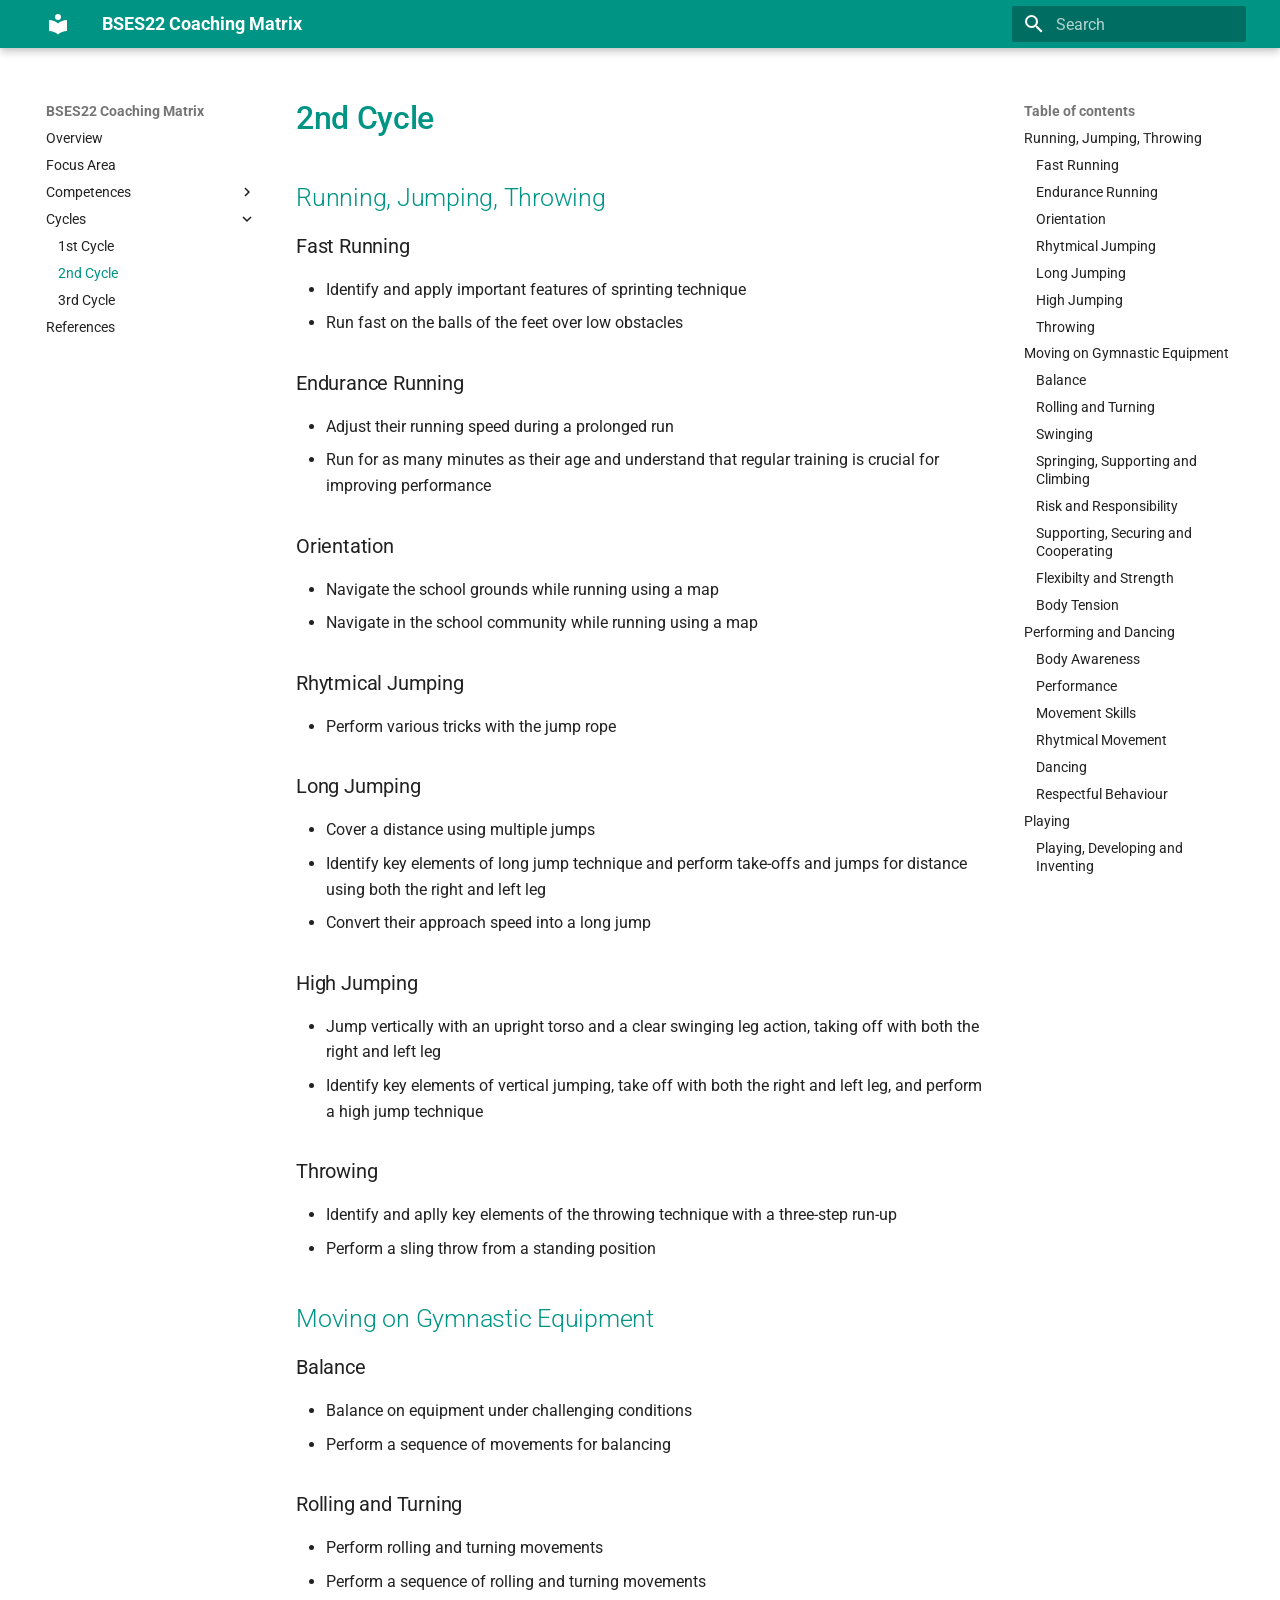
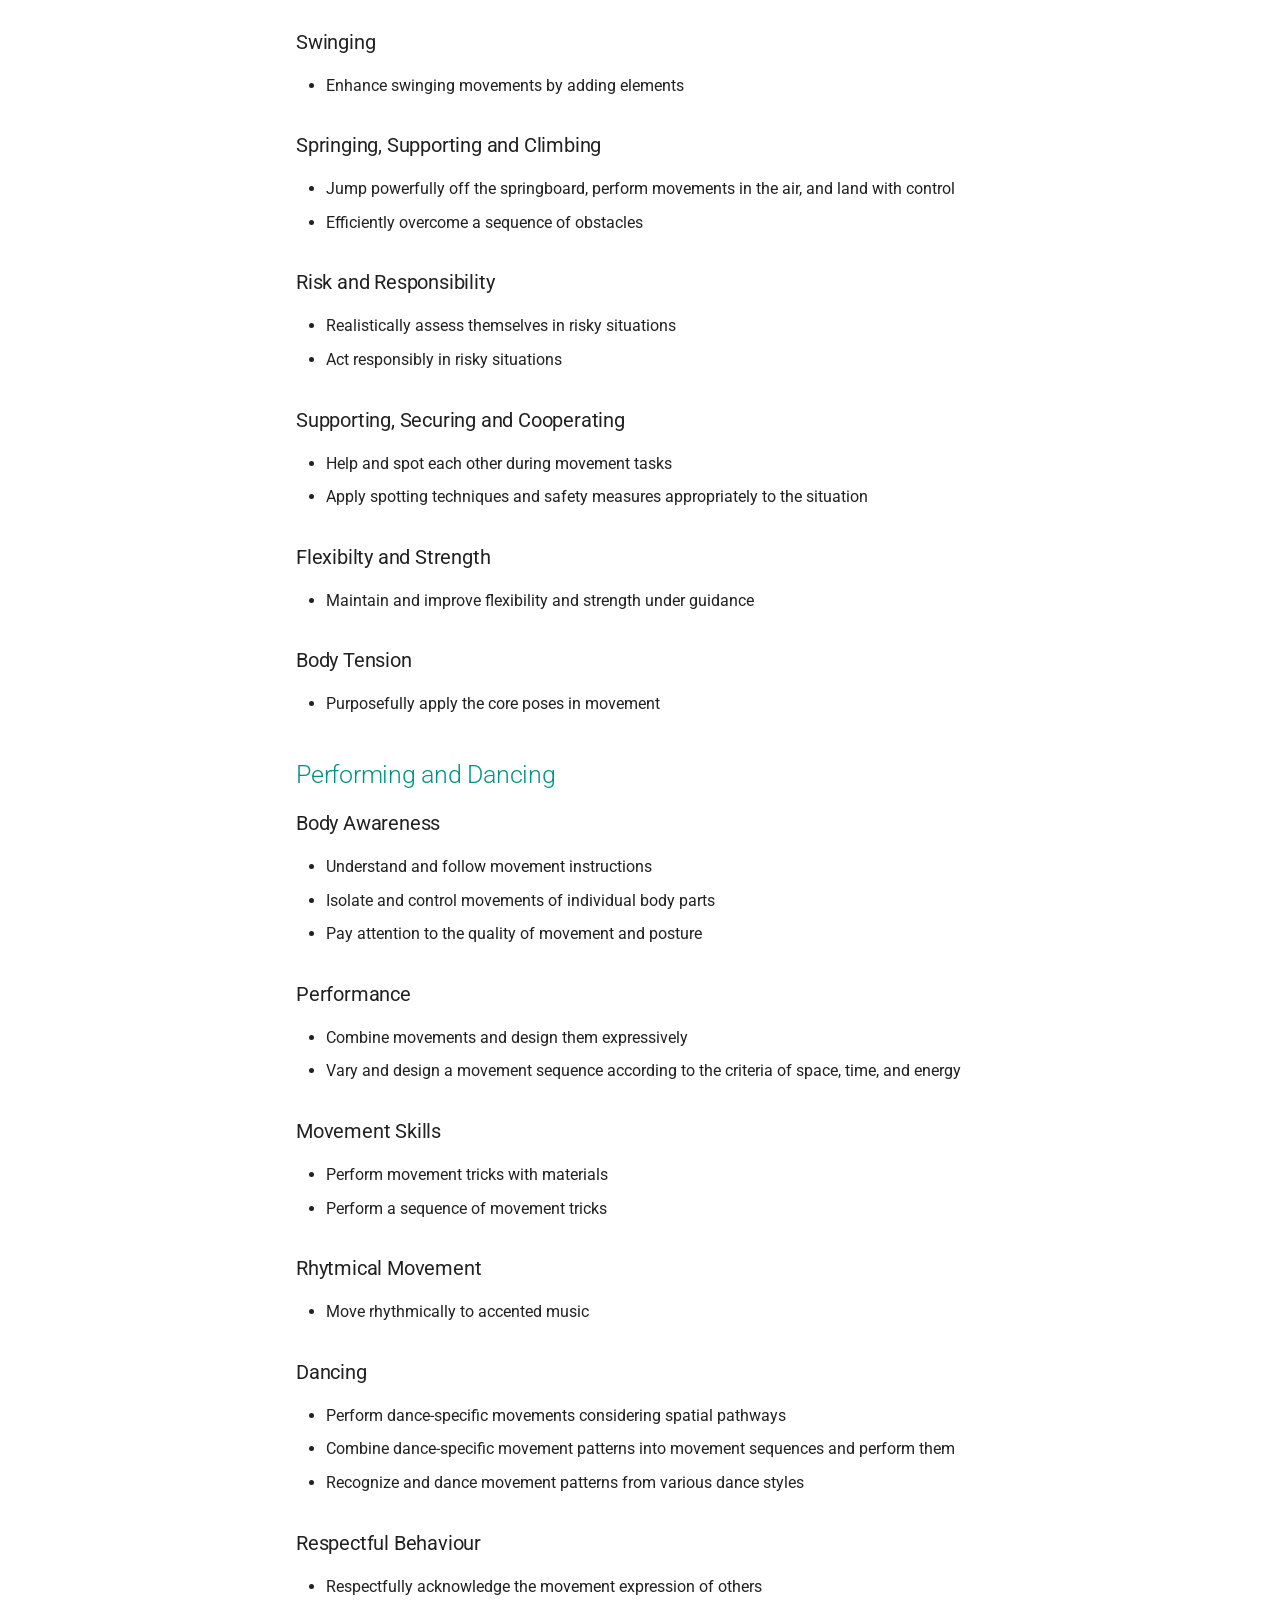
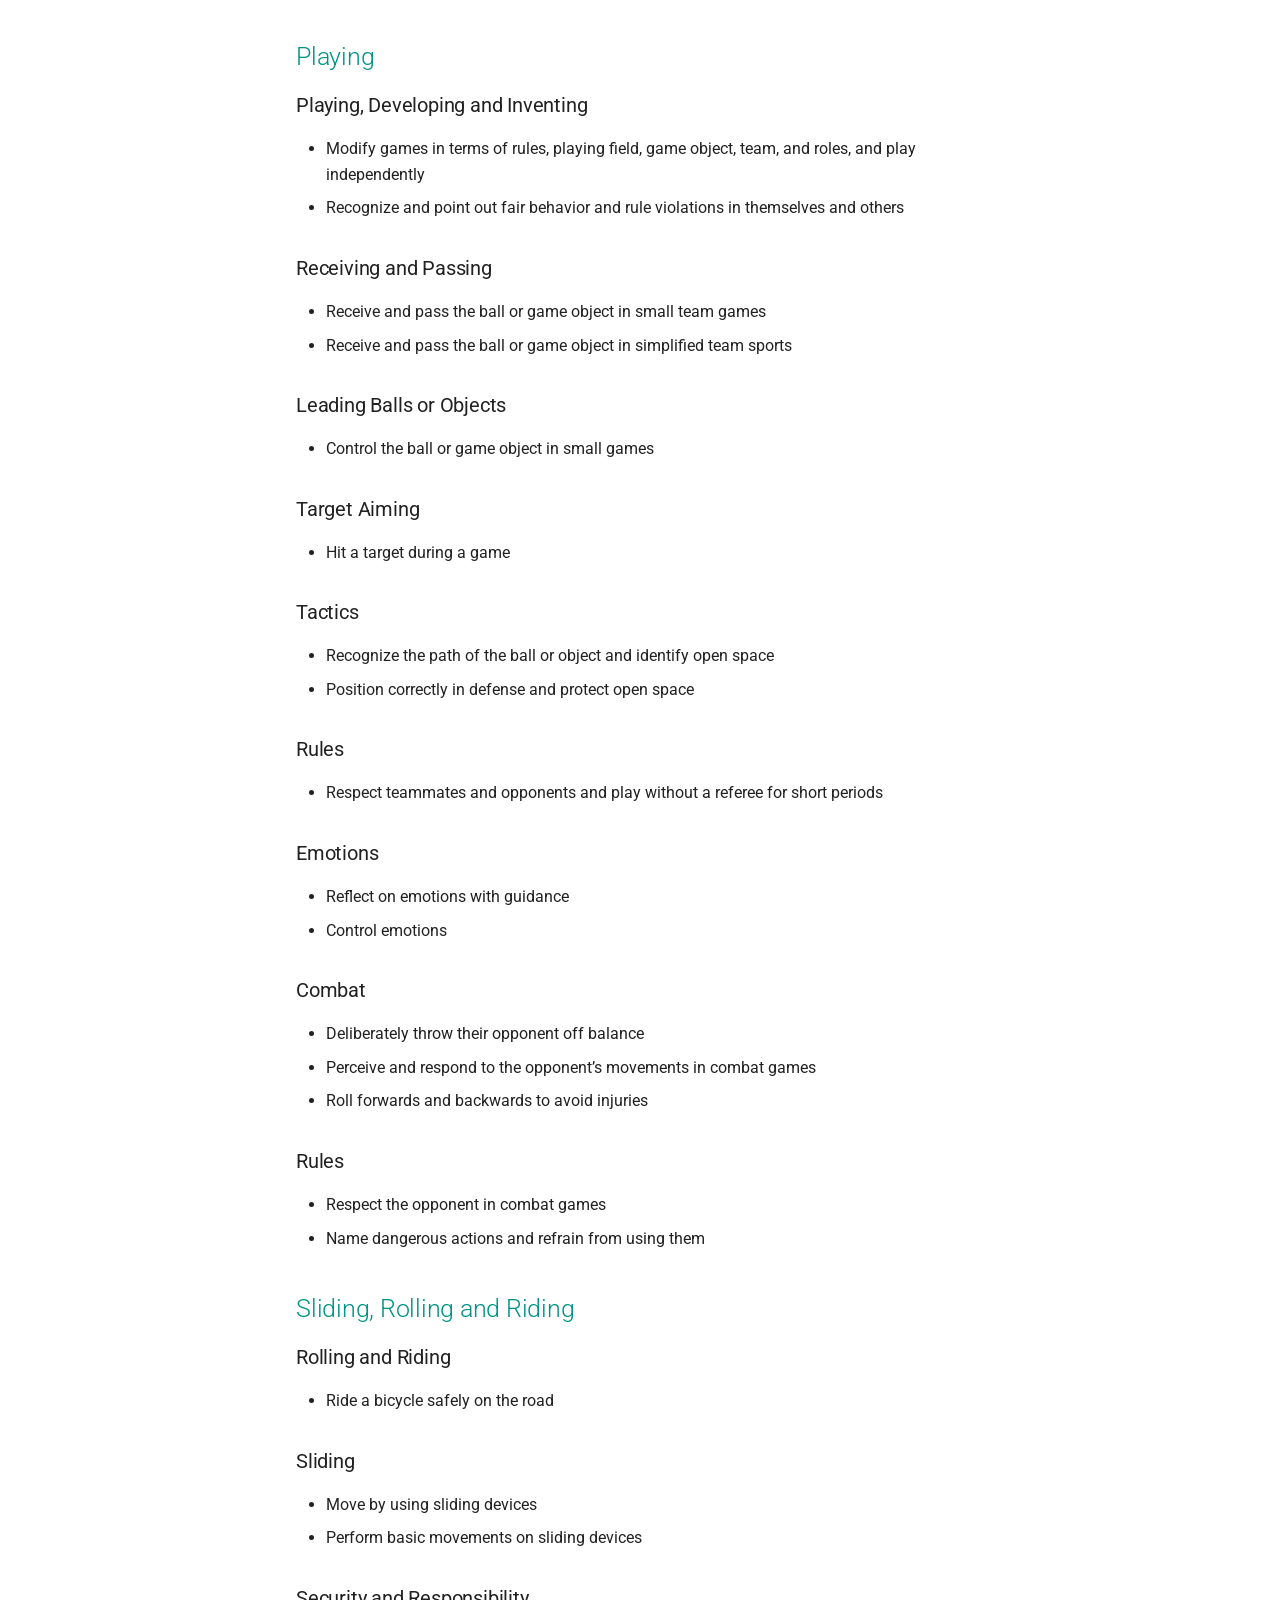
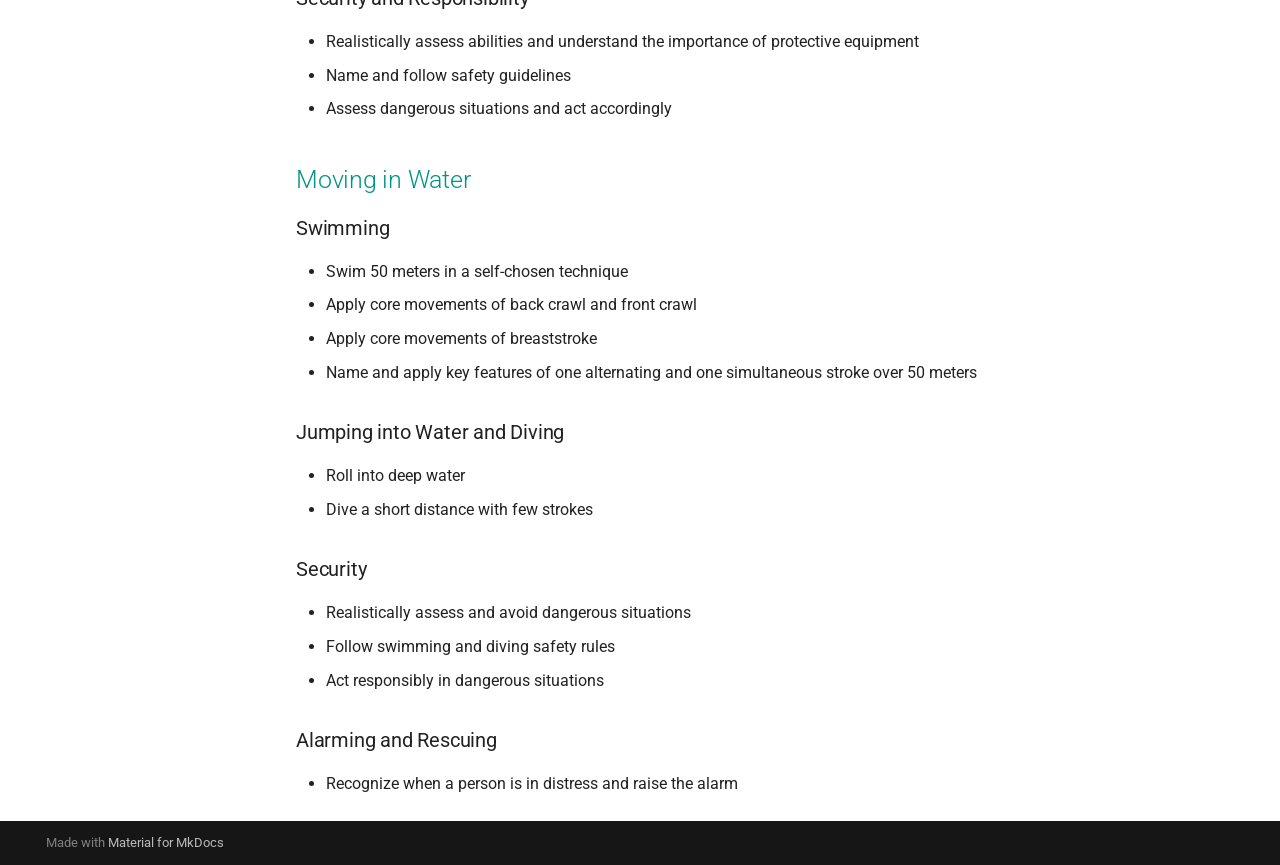
<file: Cycles/2nd_Cycle/index.html>
<!doctype html>
<html lang="en" class="no-js">
  <head>
    
      <meta charset="utf-8">
      <meta name="viewport" content="width=device-width,initial-scale=1">
      
      
      
      
        <link rel="prev" href="../1st_Cycle/">
      
      
        <link rel="next" href="../3rd_Cycle/">
      
      
      <link rel="icon" href="../../assets/images/favicon.png">
      <meta name="generator" content="mkdocs-1.6.1, mkdocs-material-9.6.15">
    
    
      
        <title>2nd Cycle - BSES22 Coaching Matrix</title>
      
    
    
      <link rel="stylesheet" href="../../assets/stylesheets/main.342714a4.min.css">
      
        
        <link rel="stylesheet" href="../../assets/stylesheets/palette.06af60db.min.css">
      
      


    
    
      
    
    
      
        
        
        <link rel="preconnect" href="https://fonts.gstatic.com" crossorigin>
        <link rel="stylesheet" href="https://fonts.googleapis.com/css?family=Roboto:300,300i,400,400i,700,700i%7CRoboto+Mono:400,400i,700,700i&display=fallback">
        <style>:root{--md-text-font:"Roboto";--md-code-font:"Roboto Mono"}</style>
      
    
    
      <link rel="stylesheet" href="../../assets/css/extra.css">
    
    <script>__md_scope=new URL("../..",location),__md_hash=e=>[...e].reduce(((e,_)=>(e<<5)-e+_.charCodeAt(0)),0),__md_get=(e,_=localStorage,t=__md_scope)=>JSON.parse(_.getItem(t.pathname+"."+e)),__md_set=(e,_,t=localStorage,a=__md_scope)=>{try{t.setItem(a.pathname+"."+e,JSON.stringify(_))}catch(e){}}</script>
    
      

    
    
    
  </head>
  
  
    
    
    
    
    
    <body dir="ltr" data-md-color-scheme="default" data-md-color-primary="teal" data-md-color-accent="teal">
  
    
    <input class="md-toggle" data-md-toggle="drawer" type="checkbox" id="__drawer" autocomplete="off">
    <input class="md-toggle" data-md-toggle="search" type="checkbox" id="__search" autocomplete="off">
    <label class="md-overlay" for="__drawer"></label>
    <div data-md-component="skip">
      
        
        <a href="#running-jumping-throwing" class="md-skip">
          Skip to content
        </a>
      
    </div>
    <div data-md-component="announce">
      
    </div>
    
    
      

  

<header class="md-header md-header--shadow" data-md-component="header">
  <nav class="md-header__inner md-grid" aria-label="Header">
    <a href="../.." title="BSES22 Coaching Matrix" class="md-header__button md-logo" aria-label="BSES22 Coaching Matrix" data-md-component="logo">
      
  
  <svg xmlns="http://www.w3.org/2000/svg" viewBox="0 0 24 24"><path d="M12 8a3 3 0 0 0 3-3 3 3 0 0 0-3-3 3 3 0 0 0-3 3 3 3 0 0 0 3 3m0 3.54C9.64 9.35 6.5 8 3 8v11c3.5 0 6.64 1.35 9 3.54 2.36-2.19 5.5-3.54 9-3.54V8c-3.5 0-6.64 1.35-9 3.54"/></svg>

    </a>
    <label class="md-header__button md-icon" for="__drawer">
      
      <svg xmlns="http://www.w3.org/2000/svg" viewBox="0 0 24 24"><path d="M3 6h18v2H3zm0 5h18v2H3zm0 5h18v2H3z"/></svg>
    </label>
    <div class="md-header__title" data-md-component="header-title">
      <div class="md-header__ellipsis">
        <div class="md-header__topic">
          <span class="md-ellipsis">
            BSES22 Coaching Matrix
          </span>
        </div>
        <div class="md-header__topic" data-md-component="header-topic">
          <span class="md-ellipsis">
            
              2nd Cycle
            
          </span>
        </div>
      </div>
    </div>
    
      
    
    
    
    
      
      
        <label class="md-header__button md-icon" for="__search">
          
          <svg xmlns="http://www.w3.org/2000/svg" viewBox="0 0 24 24"><path d="M9.5 3A6.5 6.5 0 0 1 16 9.5c0 1.61-.59 3.09-1.56 4.23l.27.27h.79l5 5-1.5 1.5-5-5v-.79l-.27-.27A6.52 6.52 0 0 1 9.5 16 6.5 6.5 0 0 1 3 9.5 6.5 6.5 0 0 1 9.5 3m0 2C7 5 5 7 5 9.5S7 14 9.5 14 14 12 14 9.5 12 5 9.5 5"/></svg>
        </label>
        <div class="md-search" data-md-component="search" role="dialog">
  <label class="md-search__overlay" for="__search"></label>
  <div class="md-search__inner" role="search">
    <form class="md-search__form" name="search">
      <input type="text" class="md-search__input" name="query" aria-label="Search" placeholder="Search" autocapitalize="off" autocorrect="off" autocomplete="off" spellcheck="false" data-md-component="search-query" required>
      <label class="md-search__icon md-icon" for="__search">
        
        <svg xmlns="http://www.w3.org/2000/svg" viewBox="0 0 24 24"><path d="M9.5 3A6.5 6.5 0 0 1 16 9.5c0 1.61-.59 3.09-1.56 4.23l.27.27h.79l5 5-1.5 1.5-5-5v-.79l-.27-.27A6.52 6.52 0 0 1 9.5 16 6.5 6.5 0 0 1 3 9.5 6.5 6.5 0 0 1 9.5 3m0 2C7 5 5 7 5 9.5S7 14 9.5 14 14 12 14 9.5 12 5 9.5 5"/></svg>
        
        <svg xmlns="http://www.w3.org/2000/svg" viewBox="0 0 24 24"><path d="M20 11v2H8l5.5 5.5-1.42 1.42L4.16 12l7.92-7.92L13.5 5.5 8 11z"/></svg>
      </label>
      <nav class="md-search__options" aria-label="Search">
        
        <button type="reset" class="md-search__icon md-icon" title="Clear" aria-label="Clear" tabindex="-1">
          
          <svg xmlns="http://www.w3.org/2000/svg" viewBox="0 0 24 24"><path d="M19 6.41 17.59 5 12 10.59 6.41 5 5 6.41 10.59 12 5 17.59 6.41 19 12 13.41 17.59 19 19 17.59 13.41 12z"/></svg>
        </button>
      </nav>
      
    </form>
    <div class="md-search__output">
      <div class="md-search__scrollwrap" tabindex="0" data-md-scrollfix>
        <div class="md-search-result" data-md-component="search-result">
          <div class="md-search-result__meta">
            Initializing search
          </div>
          <ol class="md-search-result__list" role="presentation"></ol>
        </div>
      </div>
    </div>
  </div>
</div>
      
    
    
  </nav>
  
</header>
    
    <div class="md-container" data-md-component="container">
      
      
        
          
        
      
      <main class="md-main" data-md-component="main">
        <div class="md-main__inner md-grid">
          
            
              
              <div class="md-sidebar md-sidebar--primary" data-md-component="sidebar" data-md-type="navigation" >
                <div class="md-sidebar__scrollwrap">
                  <div class="md-sidebar__inner">
                    



<nav class="md-nav md-nav--primary" aria-label="Navigation" data-md-level="0">
  <label class="md-nav__title" for="__drawer">
    <a href="../.." title="BSES22 Coaching Matrix" class="md-nav__button md-logo" aria-label="BSES22 Coaching Matrix" data-md-component="logo">
      
  
  <svg xmlns="http://www.w3.org/2000/svg" viewBox="0 0 24 24"><path d="M12 8a3 3 0 0 0 3-3 3 3 0 0 0-3-3 3 3 0 0 0-3 3 3 3 0 0 0 3 3m0 3.54C9.64 9.35 6.5 8 3 8v11c3.5 0 6.64 1.35 9 3.54 2.36-2.19 5.5-3.54 9-3.54V8c-3.5 0-6.64 1.35-9 3.54"/></svg>

    </a>
    BSES22 Coaching Matrix
  </label>
  
  <ul class="md-nav__list" data-md-scrollfix>
    
      
      
  
  
  
  
    <li class="md-nav__item">
      <a href="../.." class="md-nav__link">
        
  
  
  <span class="md-ellipsis">
    Overview
    
  </span>
  

      </a>
    </li>
  

    
      
      
  
  
  
  
    <li class="md-nav__item">
      <a href="../../Focus_Area/" class="md-nav__link">
        
  
  
  <span class="md-ellipsis">
    Focus Area
    
  </span>
  

      </a>
    </li>
  

    
      
      
  
  
  
  
    
    
    
    
    
    <li class="md-nav__item md-nav__item--nested">
      
        
        
        <input class="md-nav__toggle md-toggle " type="checkbox" id="__nav_3" >
        
          
          <label class="md-nav__link" for="__nav_3" id="__nav_3_label" tabindex="0">
            
  
  
  <span class="md-ellipsis">
    Competences
    
  </span>
  

            <span class="md-nav__icon md-icon"></span>
          </label>
        
        <nav class="md-nav" data-md-level="1" aria-labelledby="__nav_3_label" aria-expanded="false">
          <label class="md-nav__title" for="__nav_3">
            <span class="md-nav__icon md-icon"></span>
            Competences
          </label>
          <ul class="md-nav__list" data-md-scrollfix>
            
              
                
  
  
  
  
    <li class="md-nav__item">
      <a href="../../Competences/Running_Jumping_Throwing/" class="md-nav__link">
        
  
  
  <span class="md-ellipsis">
    Running Jumping Throwing
    
  </span>
  

      </a>
    </li>
  

              
            
              
                
  
  
  
  
    <li class="md-nav__item">
      <a href="../../Competences/Moving_on_Gymnastic_Equipment/" class="md-nav__link">
        
  
  
  <span class="md-ellipsis">
    Moving on Gymnastic Equipment
    
  </span>
  

      </a>
    </li>
  

              
            
              
                
  
  
  
  
    <li class="md-nav__item">
      <a href="../../Competences/Performing_and_Dancing/" class="md-nav__link">
        
  
  
  <span class="md-ellipsis">
    Performing and Dancing
    
  </span>
  

      </a>
    </li>
  

              
            
              
                
  
  
  
  
    <li class="md-nav__item">
      <a href="../../Competences/Playing/" class="md-nav__link">
        
  
  
  <span class="md-ellipsis">
    Playing
    
  </span>
  

      </a>
    </li>
  

              
            
              
                
  
  
  
  
    <li class="md-nav__item">
      <a href="../../Competences/Sliding_Rolling_Riding/" class="md-nav__link">
        
  
  
  <span class="md-ellipsis">
    Sliding Rolling Riding
    
  </span>
  

      </a>
    </li>
  

              
            
              
                
  
  
  
  
    <li class="md-nav__item">
      <a href="../../Competences/Moving_in_Water/" class="md-nav__link">
        
  
  
  <span class="md-ellipsis">
    Moving in Water
    
  </span>
  

      </a>
    </li>
  

              
            
          </ul>
        </nav>
      
    </li>
  

    
      
      
  
  
    
  
  
  
    
    
    
    
    
    <li class="md-nav__item md-nav__item--active md-nav__item--nested">
      
        
        
        <input class="md-nav__toggle md-toggle " type="checkbox" id="__nav_4" checked>
        
          
          <label class="md-nav__link" for="__nav_4" id="__nav_4_label" tabindex="0">
            
  
  
  <span class="md-ellipsis">
    Cycles
    
  </span>
  

            <span class="md-nav__icon md-icon"></span>
          </label>
        
        <nav class="md-nav" data-md-level="1" aria-labelledby="__nav_4_label" aria-expanded="true">
          <label class="md-nav__title" for="__nav_4">
            <span class="md-nav__icon md-icon"></span>
            Cycles
          </label>
          <ul class="md-nav__list" data-md-scrollfix>
            
              
                
  
  
  
  
    <li class="md-nav__item">
      <a href="../1st_Cycle/" class="md-nav__link">
        
  
  
  <span class="md-ellipsis">
    1st Cycle
    
  </span>
  

      </a>
    </li>
  

              
            
              
                
  
  
    
  
  
  
    <li class="md-nav__item md-nav__item--active">
      
      <input class="md-nav__toggle md-toggle" type="checkbox" id="__toc">
      
      
      
        <label class="md-nav__link md-nav__link--active" for="__toc">
          
  
  
  <span class="md-ellipsis">
    2nd Cycle
    
  </span>
  

          <span class="md-nav__icon md-icon"></span>
        </label>
      
      <a href="./" class="md-nav__link md-nav__link--active">
        
  
  
  <span class="md-ellipsis">
    2nd Cycle
    
  </span>
  

      </a>
      
        

<nav class="md-nav md-nav--secondary" aria-label="Table of contents">
  
  
  
  
    <label class="md-nav__title" for="__toc">
      <span class="md-nav__icon md-icon"></span>
      Table of contents
    </label>
    <ul class="md-nav__list" data-md-component="toc" data-md-scrollfix>
      
        <li class="md-nav__item">
  <a href="#running-jumping-throwing" class="md-nav__link">
    <span class="md-ellipsis">
      Running, Jumping, Throwing
    </span>
  </a>
  
    <nav class="md-nav" aria-label="Running, Jumping, Throwing">
      <ul class="md-nav__list">
        
          <li class="md-nav__item">
  <a href="#fast-running" class="md-nav__link">
    <span class="md-ellipsis">
      Fast Running
    </span>
  </a>
  
</li>
        
          <li class="md-nav__item">
  <a href="#endurance-running" class="md-nav__link">
    <span class="md-ellipsis">
      Endurance Running
    </span>
  </a>
  
</li>
        
          <li class="md-nav__item">
  <a href="#orientation" class="md-nav__link">
    <span class="md-ellipsis">
      Orientation
    </span>
  </a>
  
</li>
        
          <li class="md-nav__item">
  <a href="#rhytmical-jumping" class="md-nav__link">
    <span class="md-ellipsis">
      Rhytmical Jumping
    </span>
  </a>
  
</li>
        
          <li class="md-nav__item">
  <a href="#long-jumping" class="md-nav__link">
    <span class="md-ellipsis">
      Long Jumping
    </span>
  </a>
  
</li>
        
          <li class="md-nav__item">
  <a href="#high-jumping" class="md-nav__link">
    <span class="md-ellipsis">
      High Jumping
    </span>
  </a>
  
</li>
        
          <li class="md-nav__item">
  <a href="#throwing" class="md-nav__link">
    <span class="md-ellipsis">
      Throwing
    </span>
  </a>
  
</li>
        
      </ul>
    </nav>
  
</li>
      
        <li class="md-nav__item">
  <a href="#moving-on-gymnastic-equipment" class="md-nav__link">
    <span class="md-ellipsis">
      Moving on Gymnastic Equipment
    </span>
  </a>
  
    <nav class="md-nav" aria-label="Moving on Gymnastic Equipment">
      <ul class="md-nav__list">
        
          <li class="md-nav__item">
  <a href="#balance" class="md-nav__link">
    <span class="md-ellipsis">
      Balance
    </span>
  </a>
  
</li>
        
          <li class="md-nav__item">
  <a href="#rolling-and-turning" class="md-nav__link">
    <span class="md-ellipsis">
      Rolling and Turning
    </span>
  </a>
  
</li>
        
          <li class="md-nav__item">
  <a href="#swinging" class="md-nav__link">
    <span class="md-ellipsis">
      Swinging
    </span>
  </a>
  
</li>
        
          <li class="md-nav__item">
  <a href="#springing-supporting-and-climbing" class="md-nav__link">
    <span class="md-ellipsis">
      Springing, Supporting and Climbing
    </span>
  </a>
  
</li>
        
          <li class="md-nav__item">
  <a href="#risk-and-responsibility" class="md-nav__link">
    <span class="md-ellipsis">
      Risk and Responsibility
    </span>
  </a>
  
</li>
        
          <li class="md-nav__item">
  <a href="#supporting-securing-and-cooperating" class="md-nav__link">
    <span class="md-ellipsis">
      Supporting, Securing and Cooperating
    </span>
  </a>
  
</li>
        
          <li class="md-nav__item">
  <a href="#flexibilty-and-strength" class="md-nav__link">
    <span class="md-ellipsis">
      Flexibilty and Strength
    </span>
  </a>
  
</li>
        
          <li class="md-nav__item">
  <a href="#body-tension" class="md-nav__link">
    <span class="md-ellipsis">
      Body Tension
    </span>
  </a>
  
</li>
        
      </ul>
    </nav>
  
</li>
      
        <li class="md-nav__item">
  <a href="#performing-and-dancing" class="md-nav__link">
    <span class="md-ellipsis">
      Performing and Dancing
    </span>
  </a>
  
    <nav class="md-nav" aria-label="Performing and Dancing">
      <ul class="md-nav__list">
        
          <li class="md-nav__item">
  <a href="#body-awareness" class="md-nav__link">
    <span class="md-ellipsis">
      Body Awareness
    </span>
  </a>
  
</li>
        
          <li class="md-nav__item">
  <a href="#performance" class="md-nav__link">
    <span class="md-ellipsis">
      Performance
    </span>
  </a>
  
</li>
        
          <li class="md-nav__item">
  <a href="#movement-skills" class="md-nav__link">
    <span class="md-ellipsis">
      Movement Skills
    </span>
  </a>
  
</li>
        
          <li class="md-nav__item">
  <a href="#rhytmical-movement" class="md-nav__link">
    <span class="md-ellipsis">
      Rhytmical Movement
    </span>
  </a>
  
</li>
        
          <li class="md-nav__item">
  <a href="#dancing" class="md-nav__link">
    <span class="md-ellipsis">
      Dancing
    </span>
  </a>
  
</li>
        
          <li class="md-nav__item">
  <a href="#respectful-behaviour" class="md-nav__link">
    <span class="md-ellipsis">
      Respectful Behaviour
    </span>
  </a>
  
</li>
        
      </ul>
    </nav>
  
</li>
      
        <li class="md-nav__item">
  <a href="#playing" class="md-nav__link">
    <span class="md-ellipsis">
      Playing
    </span>
  </a>
  
    <nav class="md-nav" aria-label="Playing">
      <ul class="md-nav__list">
        
          <li class="md-nav__item">
  <a href="#playing-developing-and-inventing" class="md-nav__link">
    <span class="md-ellipsis">
      Playing, Developing and Inventing
    </span>
  </a>
  
</li>
        
          <li class="md-nav__item">
  <a href="#receiving-and-passing" class="md-nav__link">
    <span class="md-ellipsis">
      Receiving and Passing
    </span>
  </a>
  
</li>
        
          <li class="md-nav__item">
  <a href="#leading-balls-or-objects" class="md-nav__link">
    <span class="md-ellipsis">
      Leading Balls or Objects
    </span>
  </a>
  
</li>
        
          <li class="md-nav__item">
  <a href="#target-aiming" class="md-nav__link">
    <span class="md-ellipsis">
      Target Aiming
    </span>
  </a>
  
</li>
        
          <li class="md-nav__item">
  <a href="#tactics" class="md-nav__link">
    <span class="md-ellipsis">
      Tactics
    </span>
  </a>
  
</li>
        
          <li class="md-nav__item">
  <a href="#rules" class="md-nav__link">
    <span class="md-ellipsis">
      Rules
    </span>
  </a>
  
</li>
        
          <li class="md-nav__item">
  <a href="#emotions" class="md-nav__link">
    <span class="md-ellipsis">
      Emotions
    </span>
  </a>
  
</li>
        
          <li class="md-nav__item">
  <a href="#combat" class="md-nav__link">
    <span class="md-ellipsis">
      Combat
    </span>
  </a>
  
</li>
        
          <li class="md-nav__item">
  <a href="#rules_1" class="md-nav__link">
    <span class="md-ellipsis">
      Rules
    </span>
  </a>
  
</li>
        
      </ul>
    </nav>
  
</li>
      
        <li class="md-nav__item">
  <a href="#sliding-rolling-and-riding" class="md-nav__link">
    <span class="md-ellipsis">
      Sliding, Rolling and Riding
    </span>
  </a>
  
    <nav class="md-nav" aria-label="Sliding, Rolling and Riding">
      <ul class="md-nav__list">
        
          <li class="md-nav__item">
  <a href="#rolling-and-riding" class="md-nav__link">
    <span class="md-ellipsis">
      Rolling and Riding
    </span>
  </a>
  
</li>
        
          <li class="md-nav__item">
  <a href="#sliding" class="md-nav__link">
    <span class="md-ellipsis">
      Sliding
    </span>
  </a>
  
</li>
        
          <li class="md-nav__item">
  <a href="#security-and-responsibility" class="md-nav__link">
    <span class="md-ellipsis">
      Security and Responsibility
    </span>
  </a>
  
</li>
        
      </ul>
    </nav>
  
</li>
      
        <li class="md-nav__item">
  <a href="#moving-in-water" class="md-nav__link">
    <span class="md-ellipsis">
      Moving in Water
    </span>
  </a>
  
    <nav class="md-nav" aria-label="Moving in Water">
      <ul class="md-nav__list">
        
          <li class="md-nav__item">
  <a href="#swimming" class="md-nav__link">
    <span class="md-ellipsis">
      Swimming
    </span>
  </a>
  
</li>
        
          <li class="md-nav__item">
  <a href="#jumping-into-water-and-diving" class="md-nav__link">
    <span class="md-ellipsis">
      Jumping into Water and Diving
    </span>
  </a>
  
</li>
        
          <li class="md-nav__item">
  <a href="#security" class="md-nav__link">
    <span class="md-ellipsis">
      Security
    </span>
  </a>
  
</li>
        
          <li class="md-nav__item">
  <a href="#alarming-and-rescuing" class="md-nav__link">
    <span class="md-ellipsis">
      Alarming and Rescuing
    </span>
  </a>
  
</li>
        
      </ul>
    </nav>
  
</li>
      
    </ul>
  
</nav>
      
    </li>
  

              
            
              
                
  
  
  
  
    <li class="md-nav__item">
      <a href="../3rd_Cycle/" class="md-nav__link">
        
  
  
  <span class="md-ellipsis">
    3rd Cycle
    
  </span>
  

      </a>
    </li>
  

              
            
          </ul>
        </nav>
      
    </li>
  

    
      
      
  
  
  
  
    <li class="md-nav__item">
      <a href="../../References/" class="md-nav__link">
        
  
  
  <span class="md-ellipsis">
    References
    
  </span>
  

      </a>
    </li>
  

    
  </ul>
</nav>
                  </div>
                </div>
              </div>
            
            
              
              <div class="md-sidebar md-sidebar--secondary" data-md-component="sidebar" data-md-type="toc" >
                <div class="md-sidebar__scrollwrap">
                  <div class="md-sidebar__inner">
                    

<nav class="md-nav md-nav--secondary" aria-label="Table of contents">
  
  
  
  
    <label class="md-nav__title" for="__toc">
      <span class="md-nav__icon md-icon"></span>
      Table of contents
    </label>
    <ul class="md-nav__list" data-md-component="toc" data-md-scrollfix>
      
        <li class="md-nav__item">
  <a href="#running-jumping-throwing" class="md-nav__link">
    <span class="md-ellipsis">
      Running, Jumping, Throwing
    </span>
  </a>
  
    <nav class="md-nav" aria-label="Running, Jumping, Throwing">
      <ul class="md-nav__list">
        
          <li class="md-nav__item">
  <a href="#fast-running" class="md-nav__link">
    <span class="md-ellipsis">
      Fast Running
    </span>
  </a>
  
</li>
        
          <li class="md-nav__item">
  <a href="#endurance-running" class="md-nav__link">
    <span class="md-ellipsis">
      Endurance Running
    </span>
  </a>
  
</li>
        
          <li class="md-nav__item">
  <a href="#orientation" class="md-nav__link">
    <span class="md-ellipsis">
      Orientation
    </span>
  </a>
  
</li>
        
          <li class="md-nav__item">
  <a href="#rhytmical-jumping" class="md-nav__link">
    <span class="md-ellipsis">
      Rhytmical Jumping
    </span>
  </a>
  
</li>
        
          <li class="md-nav__item">
  <a href="#long-jumping" class="md-nav__link">
    <span class="md-ellipsis">
      Long Jumping
    </span>
  </a>
  
</li>
        
          <li class="md-nav__item">
  <a href="#high-jumping" class="md-nav__link">
    <span class="md-ellipsis">
      High Jumping
    </span>
  </a>
  
</li>
        
          <li class="md-nav__item">
  <a href="#throwing" class="md-nav__link">
    <span class="md-ellipsis">
      Throwing
    </span>
  </a>
  
</li>
        
      </ul>
    </nav>
  
</li>
      
        <li class="md-nav__item">
  <a href="#moving-on-gymnastic-equipment" class="md-nav__link">
    <span class="md-ellipsis">
      Moving on Gymnastic Equipment
    </span>
  </a>
  
    <nav class="md-nav" aria-label="Moving on Gymnastic Equipment">
      <ul class="md-nav__list">
        
          <li class="md-nav__item">
  <a href="#balance" class="md-nav__link">
    <span class="md-ellipsis">
      Balance
    </span>
  </a>
  
</li>
        
          <li class="md-nav__item">
  <a href="#rolling-and-turning" class="md-nav__link">
    <span class="md-ellipsis">
      Rolling and Turning
    </span>
  </a>
  
</li>
        
          <li class="md-nav__item">
  <a href="#swinging" class="md-nav__link">
    <span class="md-ellipsis">
      Swinging
    </span>
  </a>
  
</li>
        
          <li class="md-nav__item">
  <a href="#springing-supporting-and-climbing" class="md-nav__link">
    <span class="md-ellipsis">
      Springing, Supporting and Climbing
    </span>
  </a>
  
</li>
        
          <li class="md-nav__item">
  <a href="#risk-and-responsibility" class="md-nav__link">
    <span class="md-ellipsis">
      Risk and Responsibility
    </span>
  </a>
  
</li>
        
          <li class="md-nav__item">
  <a href="#supporting-securing-and-cooperating" class="md-nav__link">
    <span class="md-ellipsis">
      Supporting, Securing and Cooperating
    </span>
  </a>
  
</li>
        
          <li class="md-nav__item">
  <a href="#flexibilty-and-strength" class="md-nav__link">
    <span class="md-ellipsis">
      Flexibilty and Strength
    </span>
  </a>
  
</li>
        
          <li class="md-nav__item">
  <a href="#body-tension" class="md-nav__link">
    <span class="md-ellipsis">
      Body Tension
    </span>
  </a>
  
</li>
        
      </ul>
    </nav>
  
</li>
      
        <li class="md-nav__item">
  <a href="#performing-and-dancing" class="md-nav__link">
    <span class="md-ellipsis">
      Performing and Dancing
    </span>
  </a>
  
    <nav class="md-nav" aria-label="Performing and Dancing">
      <ul class="md-nav__list">
        
          <li class="md-nav__item">
  <a href="#body-awareness" class="md-nav__link">
    <span class="md-ellipsis">
      Body Awareness
    </span>
  </a>
  
</li>
        
          <li class="md-nav__item">
  <a href="#performance" class="md-nav__link">
    <span class="md-ellipsis">
      Performance
    </span>
  </a>
  
</li>
        
          <li class="md-nav__item">
  <a href="#movement-skills" class="md-nav__link">
    <span class="md-ellipsis">
      Movement Skills
    </span>
  </a>
  
</li>
        
          <li class="md-nav__item">
  <a href="#rhytmical-movement" class="md-nav__link">
    <span class="md-ellipsis">
      Rhytmical Movement
    </span>
  </a>
  
</li>
        
          <li class="md-nav__item">
  <a href="#dancing" class="md-nav__link">
    <span class="md-ellipsis">
      Dancing
    </span>
  </a>
  
</li>
        
          <li class="md-nav__item">
  <a href="#respectful-behaviour" class="md-nav__link">
    <span class="md-ellipsis">
      Respectful Behaviour
    </span>
  </a>
  
</li>
        
      </ul>
    </nav>
  
</li>
      
        <li class="md-nav__item">
  <a href="#playing" class="md-nav__link">
    <span class="md-ellipsis">
      Playing
    </span>
  </a>
  
    <nav class="md-nav" aria-label="Playing">
      <ul class="md-nav__list">
        
          <li class="md-nav__item">
  <a href="#playing-developing-and-inventing" class="md-nav__link">
    <span class="md-ellipsis">
      Playing, Developing and Inventing
    </span>
  </a>
  
</li>
        
          <li class="md-nav__item">
  <a href="#receiving-and-passing" class="md-nav__link">
    <span class="md-ellipsis">
      Receiving and Passing
    </span>
  </a>
  
</li>
        
          <li class="md-nav__item">
  <a href="#leading-balls-or-objects" class="md-nav__link">
    <span class="md-ellipsis">
      Leading Balls or Objects
    </span>
  </a>
  
</li>
        
          <li class="md-nav__item">
  <a href="#target-aiming" class="md-nav__link">
    <span class="md-ellipsis">
      Target Aiming
    </span>
  </a>
  
</li>
        
          <li class="md-nav__item">
  <a href="#tactics" class="md-nav__link">
    <span class="md-ellipsis">
      Tactics
    </span>
  </a>
  
</li>
        
          <li class="md-nav__item">
  <a href="#rules" class="md-nav__link">
    <span class="md-ellipsis">
      Rules
    </span>
  </a>
  
</li>
        
          <li class="md-nav__item">
  <a href="#emotions" class="md-nav__link">
    <span class="md-ellipsis">
      Emotions
    </span>
  </a>
  
</li>
        
          <li class="md-nav__item">
  <a href="#combat" class="md-nav__link">
    <span class="md-ellipsis">
      Combat
    </span>
  </a>
  
</li>
        
          <li class="md-nav__item">
  <a href="#rules_1" class="md-nav__link">
    <span class="md-ellipsis">
      Rules
    </span>
  </a>
  
</li>
        
      </ul>
    </nav>
  
</li>
      
        <li class="md-nav__item">
  <a href="#sliding-rolling-and-riding" class="md-nav__link">
    <span class="md-ellipsis">
      Sliding, Rolling and Riding
    </span>
  </a>
  
    <nav class="md-nav" aria-label="Sliding, Rolling and Riding">
      <ul class="md-nav__list">
        
          <li class="md-nav__item">
  <a href="#rolling-and-riding" class="md-nav__link">
    <span class="md-ellipsis">
      Rolling and Riding
    </span>
  </a>
  
</li>
        
          <li class="md-nav__item">
  <a href="#sliding" class="md-nav__link">
    <span class="md-ellipsis">
      Sliding
    </span>
  </a>
  
</li>
        
          <li class="md-nav__item">
  <a href="#security-and-responsibility" class="md-nav__link">
    <span class="md-ellipsis">
      Security and Responsibility
    </span>
  </a>
  
</li>
        
      </ul>
    </nav>
  
</li>
      
        <li class="md-nav__item">
  <a href="#moving-in-water" class="md-nav__link">
    <span class="md-ellipsis">
      Moving in Water
    </span>
  </a>
  
    <nav class="md-nav" aria-label="Moving in Water">
      <ul class="md-nav__list">
        
          <li class="md-nav__item">
  <a href="#swimming" class="md-nav__link">
    <span class="md-ellipsis">
      Swimming
    </span>
  </a>
  
</li>
        
          <li class="md-nav__item">
  <a href="#jumping-into-water-and-diving" class="md-nav__link">
    <span class="md-ellipsis">
      Jumping into Water and Diving
    </span>
  </a>
  
</li>
        
          <li class="md-nav__item">
  <a href="#security" class="md-nav__link">
    <span class="md-ellipsis">
      Security
    </span>
  </a>
  
</li>
        
          <li class="md-nav__item">
  <a href="#alarming-and-rescuing" class="md-nav__link">
    <span class="md-ellipsis">
      Alarming and Rescuing
    </span>
  </a>
  
</li>
        
      </ul>
    </nav>
  
</li>
      
    </ul>
  
</nav>
                  </div>
                </div>
              </div>
            
          
          
            <div class="md-content" data-md-component="content">
              <article class="md-content__inner md-typeset">
                
                  



<h1 style="font-weight: 500; color: var(--md-primary-fg-color)">2nd Cycle</h1>

<h2 id="running-jumping-throwing"><a href="../../Competences/Running_Jumping_Throwing/">Running, Jumping, Throwing</a></h2>
<h3 id="fast-running">Fast Running</h3>
<ul>
<li>Identify and apply important features of sprinting technique</li>
<li>Run fast on the balls of the feet over low obstacles</li>
</ul>
<h3 id="endurance-running">Endurance Running</h3>
<ul>
<li>Adjust their running speed during a prolonged run</li>
<li>Run for as many minutes as their age and understand that regular training is crucial for improving performance</li>
</ul>
<h3 id="orientation">Orientation</h3>
<ul>
<li>Navigate the school grounds while running using a map</li>
<li>Navigate in the school community while running using a map</li>
</ul>
<h3 id="rhytmical-jumping">Rhytmical Jumping</h3>
<ul>
<li>Perform various tricks with the jump rope</li>
</ul>
<h3 id="long-jumping">Long Jumping</h3>
<ul>
<li>Cover a distance using multiple jumps</li>
<li>Identify key elements of long jump technique and perform take-offs and jumps for distance using both the right and left leg</li>
<li>Convert their approach speed into a long jump</li>
</ul>
<h3 id="high-jumping">High Jumping</h3>
<ul>
<li>Jump vertically with an upright torso and a clear swinging leg action, taking off with both the right and left leg</li>
<li>Identify key elements of vertical jumping, take off with both the right and left leg, and perform a high jump technique</li>
</ul>
<h3 id="throwing">Throwing</h3>
<ul>
<li>Identify and aplly key elements of the throwing technique with a three-step run-up</li>
<li>Perform a sling throw from a standing position</li>
</ul>
<h2 id="moving-on-gymnastic-equipment"><a href="../../Competences/Moving_on_Gymnastic_Equipment/">Moving on Gymnastic Equipment</a></h2>
<h3 id="balance">Balance</h3>
<ul>
<li>Balance on equipment under challenging conditions</li>
<li>Perform a sequence of movements for balancing</li>
</ul>
<h3 id="rolling-and-turning">Rolling and Turning</h3>
<ul>
<li>Perform rolling and turning movements</li>
<li>Perform a sequence of rolling and turning movements</li>
</ul>
<h3 id="swinging">Swinging</h3>
<ul>
<li>Enhance swinging movements by adding elements</li>
</ul>
<h3 id="springing-supporting-and-climbing">Springing, Supporting and Climbing</h3>
<ul>
<li>Jump powerfully off the springboard, perform movements in the air, and land with control</li>
<li>Efficiently overcome a sequence of obstacles</li>
</ul>
<h3 id="risk-and-responsibility">Risk and Responsibility</h3>
<ul>
<li>Realistically assess themselves in risky situations</li>
<li>Act responsibly in risky situations</li>
</ul>
<h3 id="supporting-securing-and-cooperating">Supporting, Securing and Cooperating</h3>
<ul>
<li>Help and spot each other during movement tasks</li>
<li>Apply spotting techniques and safety measures appropriately to the situation</li>
</ul>
<h3 id="flexibilty-and-strength">Flexibilty and Strength</h3>
<ul>
<li>Maintain and improve flexibility and strength under guidance</li>
</ul>
<h3 id="body-tension">Body Tension</h3>
<ul>
<li>Purposefully apply the core poses in movement</li>
</ul>
<h2 id="performing-and-dancing"><a href="../../Competences/Performing_and_Dancing/">Performing and Dancing</a></h2>
<h3 id="body-awareness">Body Awareness</h3>
<ul>
<li>Understand and follow movement instructions</li>
<li>Isolate and control movements of individual body parts</li>
<li>Pay attention to the quality of movement and posture</li>
</ul>
<h3 id="performance">Performance</h3>
<ul>
<li>Combine movements and design them expressively</li>
<li>Vary and design a movement sequence according to the criteria of space, time, and energy</li>
</ul>
<h3 id="movement-skills">Movement Skills</h3>
<ul>
<li>Perform movement tricks with materials</li>
<li>Perform a sequence of movement tricks</li>
</ul>
<h3 id="rhytmical-movement">Rhytmical Movement</h3>
<ul>
<li>Move rhythmically to accented music</li>
</ul>
<h3 id="dancing">Dancing</h3>
<ul>
<li>Perform dance-specific movements considering spatial pathways</li>
<li>Combine dance-specific movement patterns into movement sequences and perform them</li>
<li>Recognize and dance movement patterns from various dance styles</li>
</ul>
<h3 id="respectful-behaviour">Respectful Behaviour</h3>
<ul>
<li>Respectfully acknowledge the movement expression of others</li>
</ul>
<h2 id="playing"><a href="../../Competences/Playing/">Playing </a></h2>
<h3 id="playing-developing-and-inventing">Playing, Developing and Inventing</h3>
<ul>
<li>Modify games in terms of rules, playing field, game object, team, and roles, and play independently</li>
<li>Recognize and point out fair behavior and rule violations in themselves and others</li>
</ul>
<h3 id="receiving-and-passing">Receiving and Passing</h3>
<ul>
<li>Receive and pass the ball or game object in small team games</li>
<li>Receive and pass the ball or game object in simplified team sports</li>
</ul>
<h3 id="leading-balls-or-objects">Leading Balls or Objects</h3>
<ul>
<li>Control the ball or game object in small games</li>
</ul>
<h3 id="target-aiming">Target Aiming</h3>
<ul>
<li>Hit a target during a game</li>
</ul>
<h3 id="tactics">Tactics</h3>
<ul>
<li>Recognize the path of the ball or object and identify open space</li>
<li>Position correctly in defense and protect open space</li>
</ul>
<h3 id="rules">Rules</h3>
<ul>
<li>Respect teammates and opponents and play without a referee for short periods</li>
</ul>
<h3 id="emotions">Emotions</h3>
<ul>
<li>Reflect on emotions with guidance</li>
<li>Control emotions</li>
</ul>
<h3 id="combat">Combat</h3>
<ul>
<li>Deliberately throw their opponent off balance</li>
<li>Perceive and respond to the opponent’s movements in combat games</li>
<li>Roll forwards and backwards to avoid injuries</li>
</ul>
<h3 id="rules_1">Rules</h3>
<ul>
<li>Respect the opponent in combat games</li>
<li>Name dangerous actions and refrain from using them</li>
</ul>
<h2 id="sliding-rolling-and-riding"><a href="../../Competences/Sliding_Rolling_Riding/">Sliding, Rolling and Riding</a></h2>
<h3 id="rolling-and-riding">Rolling and Riding</h3>
<ul>
<li>Ride a bicycle safely on the road</li>
</ul>
<h3 id="sliding">Sliding</h3>
<ul>
<li>Move by using sliding devices</li>
<li>Perform basic movements on sliding devices</li>
</ul>
<h3 id="security-and-responsibility">Security and Responsibility</h3>
<ul>
<li>Realistically assess abilities and understand the importance of protective equipment</li>
<li>Name and follow safety guidelines</li>
<li>Assess dangerous situations and act accordingly</li>
</ul>
<h2 id="moving-in-water"><a href="../../Competences/Moving_in_Water/">Moving in Water</a></h2>
<h3 id="swimming">Swimming</h3>
<ul>
<li>Swim 50 meters in a self-chosen technique</li>
<li>Apply core movements of back crawl and front crawl</li>
<li>Apply core movements of breaststroke</li>
<li>Name and apply key features of one alternating and one simultaneous stroke over 50 meters</li>
</ul>
<h3 id="jumping-into-water-and-diving">Jumping into Water and Diving</h3>
<ul>
<li>Roll into deep water</li>
<li>Dive a short distance with few strokes</li>
</ul>
<h3 id="security">Security</h3>
<ul>
<li>Realistically assess and avoid dangerous situations</li>
<li>Follow swimming and diving safety rules</li>
<li>Act responsibly in dangerous situations</li>
</ul>
<h3 id="alarming-and-rescuing">Alarming and Rescuing</h3>
<ul>
<li>Recognize when a person is in distress and raise the alarm</li>
</ul>












                
              </article>
            </div>
          
          
<script>var target=document.getElementById(location.hash.slice(1));target&&target.name&&(target.checked=target.name.startsWith("__tabbed_"))</script>
        </div>
        
      </main>
      
        <footer class="md-footer">
  
  <div class="md-footer-meta md-typeset">
    <div class="md-footer-meta__inner md-grid">
      <div class="md-copyright">
  
  
    Made with
    <a href="https://squidfunk.github.io/mkdocs-material/" target="_blank" rel="noopener">
      Material for MkDocs
    </a>
  
</div>
      
    </div>
  </div>
</footer>
      
    </div>
    <div class="md-dialog" data-md-component="dialog">
      <div class="md-dialog__inner md-typeset"></div>
    </div>
    
    
    
      
      <script id="__config" type="application/json">{"base": "../..", "features": [], "search": "../../assets/javascripts/workers/search.d50fe291.min.js", "tags": null, "translations": {"clipboard.copied": "Copied to clipboard", "clipboard.copy": "Copy to clipboard", "search.result.more.one": "1 more on this page", "search.result.more.other": "# more on this page", "search.result.none": "No matching documents", "search.result.one": "1 matching document", "search.result.other": "# matching documents", "search.result.placeholder": "Type to start searching", "search.result.term.missing": "Missing", "select.version": "Select version"}, "version": null}</script>
    
    
      <script src="../../assets/javascripts/bundle.56ea9cef.min.js"></script>
      
    
  </body>
</html>
</file>
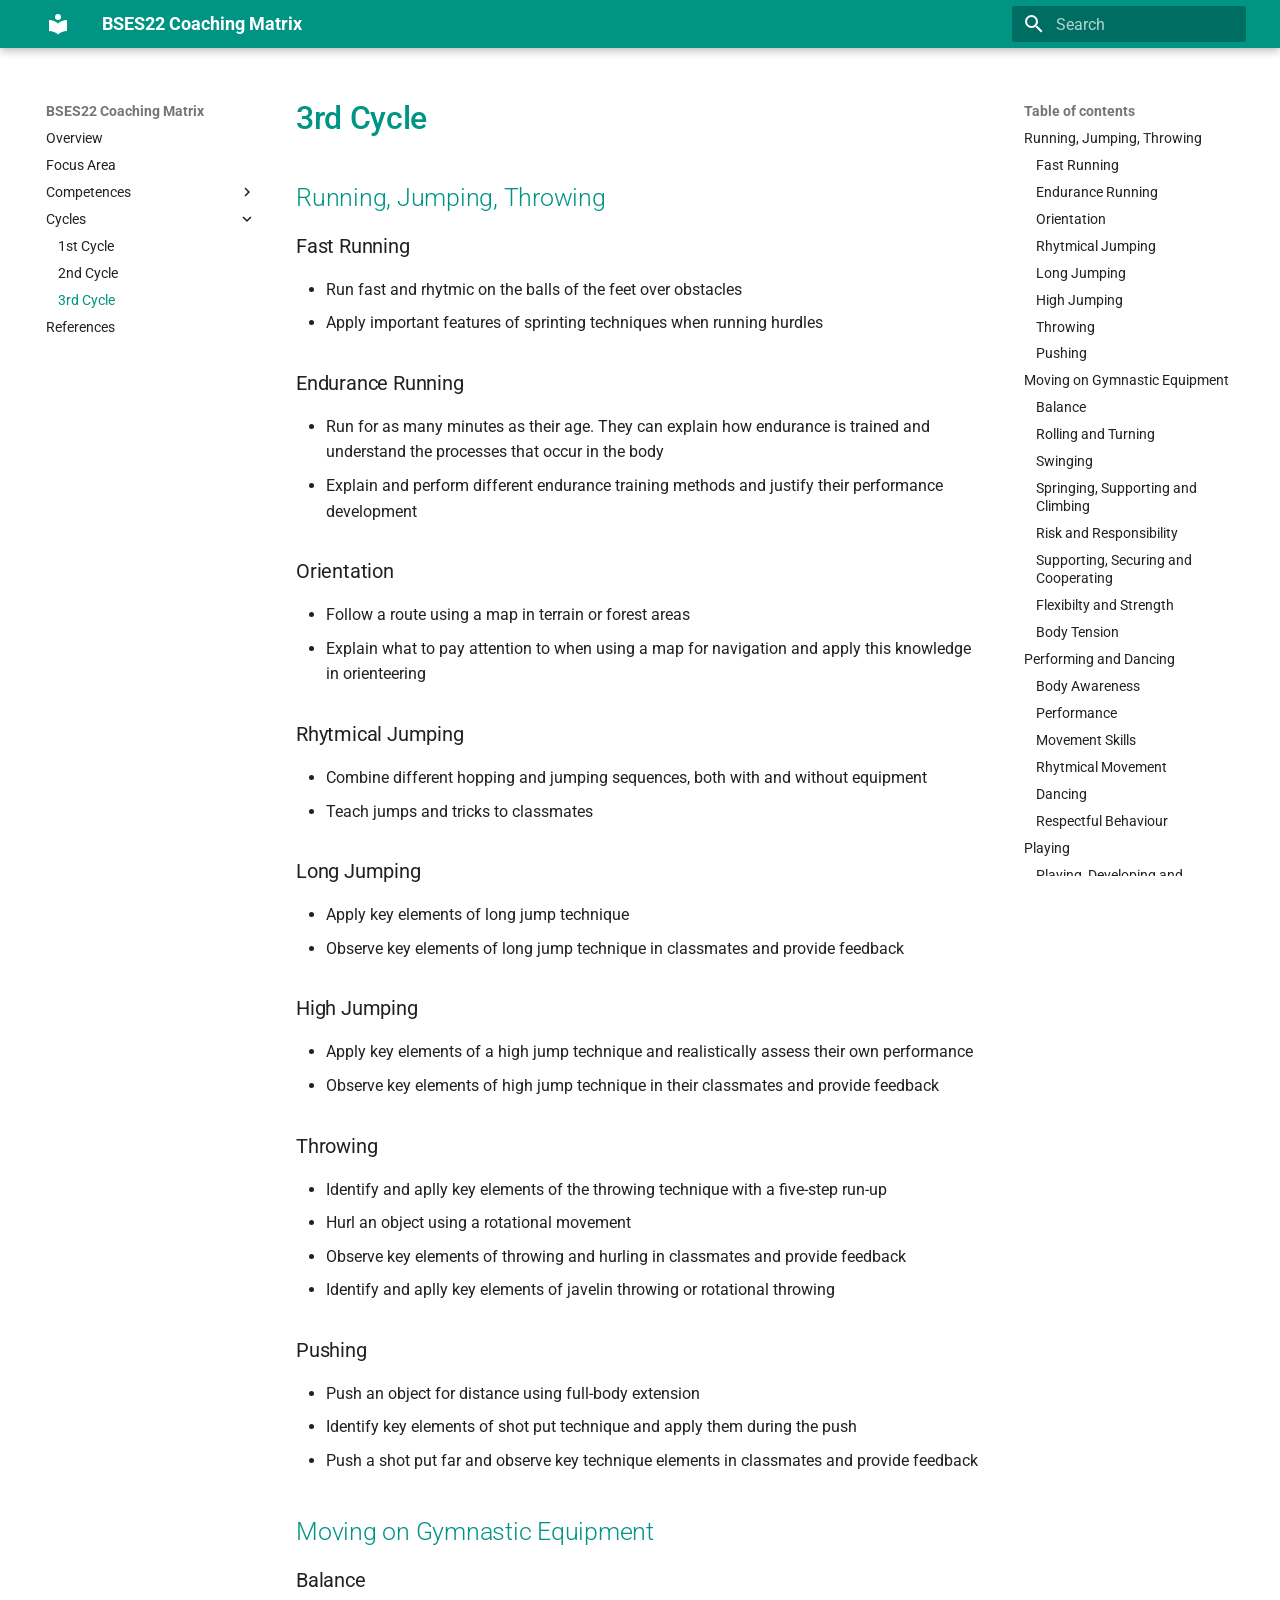
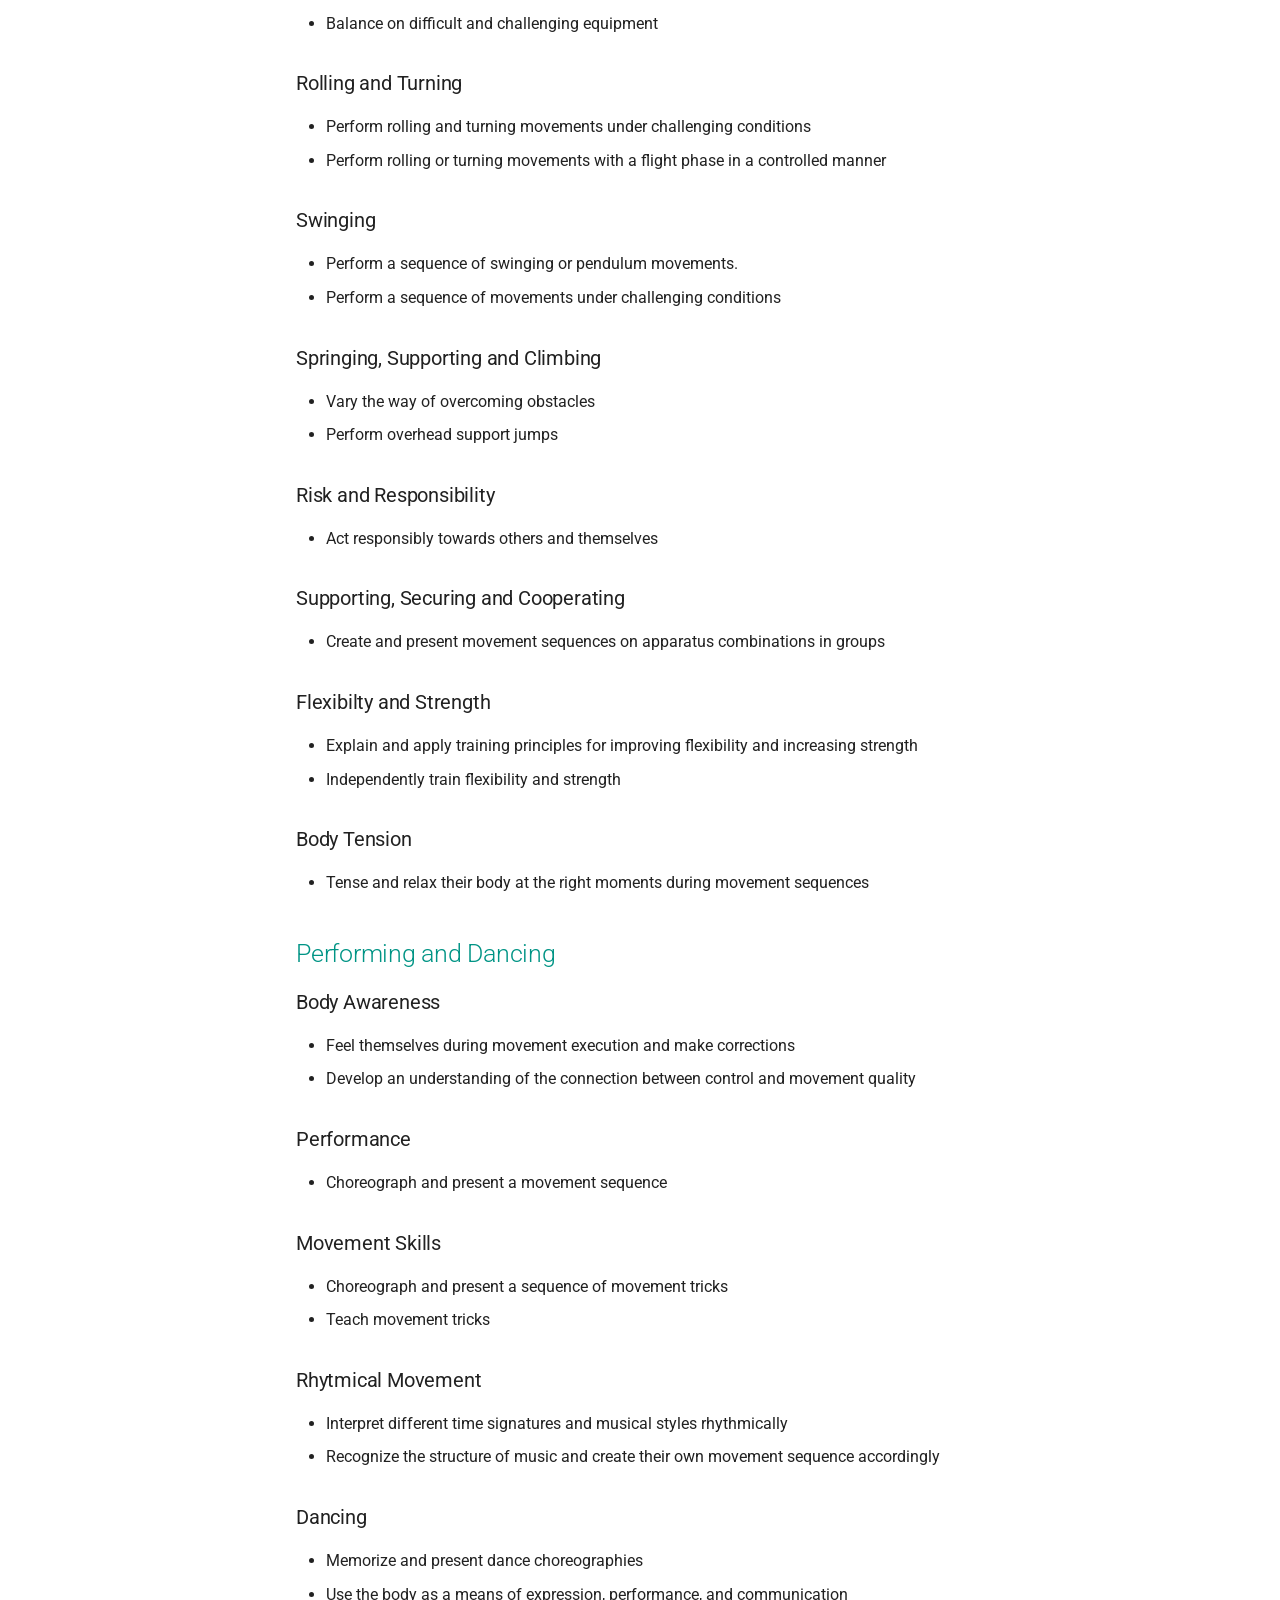
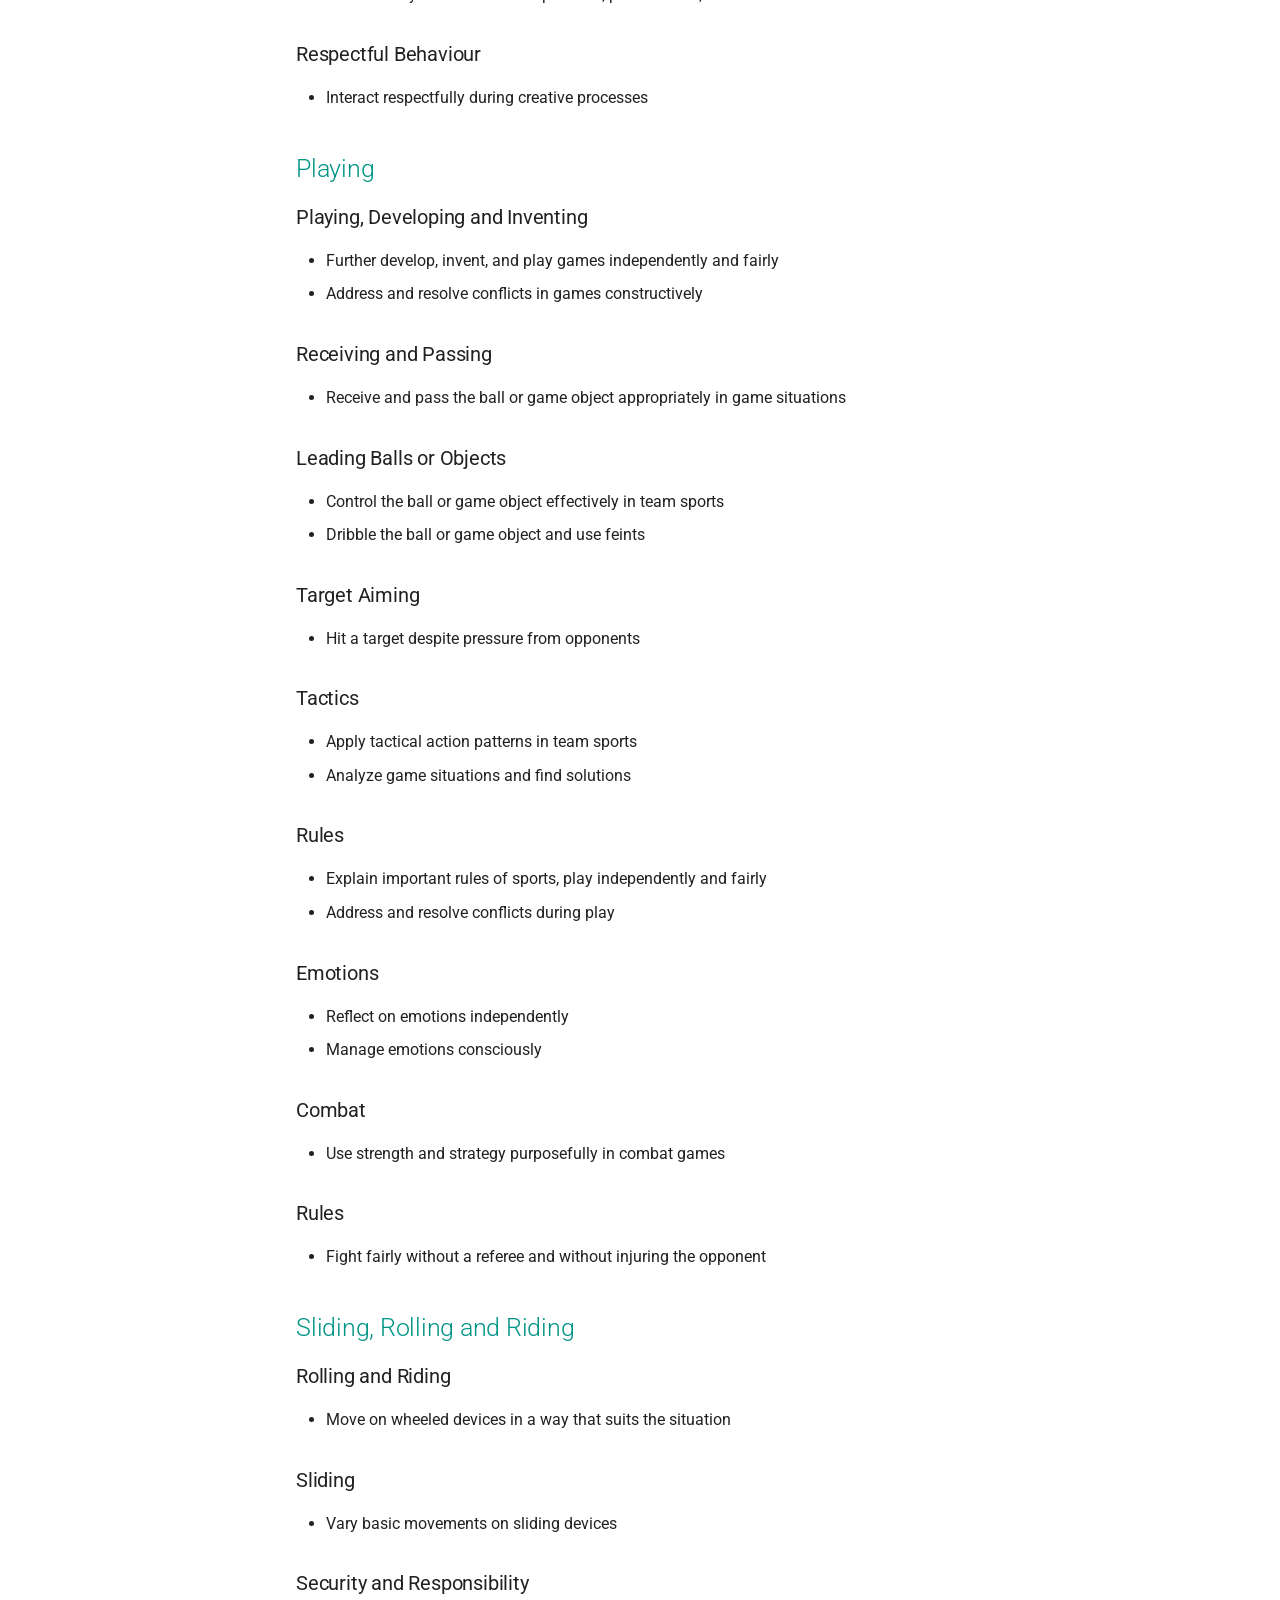
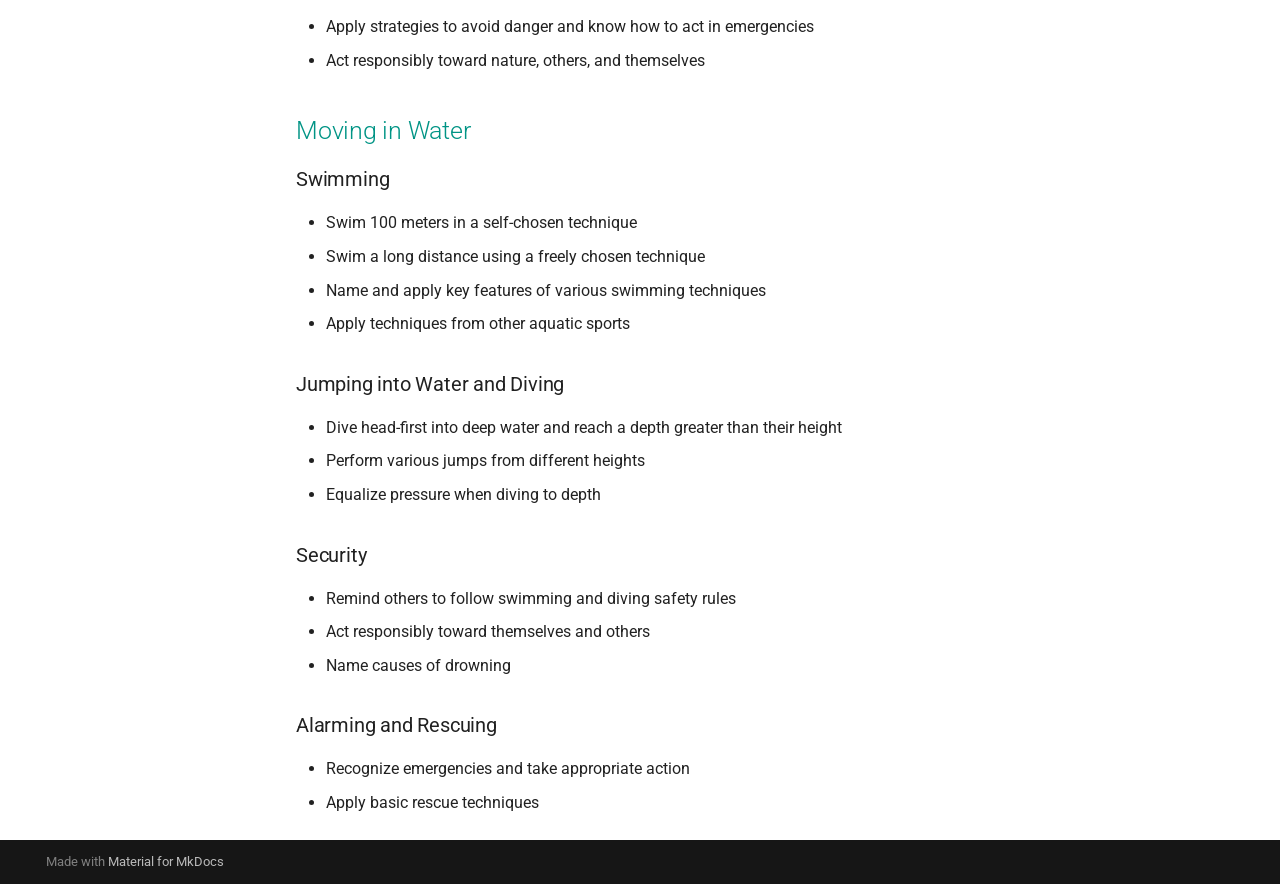
<file: Cycles/3rd_Cycle/index.html>
<!doctype html>
<html lang="en" class="no-js">
  <head>
    
      <meta charset="utf-8">
      <meta name="viewport" content="width=device-width,initial-scale=1">
      
      
      
      
        <link rel="prev" href="../2nd_Cycle/">
      
      
        <link rel="next" href="../../References/">
      
      
      <link rel="icon" href="../../assets/images/favicon.png">
      <meta name="generator" content="mkdocs-1.6.1, mkdocs-material-9.6.15">
    
    
      
        <title>3rd Cycle - BSES22 Coaching Matrix</title>
      
    
    
      <link rel="stylesheet" href="../../assets/stylesheets/main.342714a4.min.css">
      
        
        <link rel="stylesheet" href="../../assets/stylesheets/palette.06af60db.min.css">
      
      


    
    
      
    
    
      
        
        
        <link rel="preconnect" href="https://fonts.gstatic.com" crossorigin>
        <link rel="stylesheet" href="https://fonts.googleapis.com/css?family=Roboto:300,300i,400,400i,700,700i%7CRoboto+Mono:400,400i,700,700i&display=fallback">
        <style>:root{--md-text-font:"Roboto";--md-code-font:"Roboto Mono"}</style>
      
    
    
      <link rel="stylesheet" href="../../assets/css/extra.css">
    
    <script>__md_scope=new URL("../..",location),__md_hash=e=>[...e].reduce(((e,_)=>(e<<5)-e+_.charCodeAt(0)),0),__md_get=(e,_=localStorage,t=__md_scope)=>JSON.parse(_.getItem(t.pathname+"."+e)),__md_set=(e,_,t=localStorage,a=__md_scope)=>{try{t.setItem(a.pathname+"."+e,JSON.stringify(_))}catch(e){}}</script>
    
      

    
    
    
  </head>
  
  
    
    
    
    
    
    <body dir="ltr" data-md-color-scheme="default" data-md-color-primary="teal" data-md-color-accent="teal">
  
    
    <input class="md-toggle" data-md-toggle="drawer" type="checkbox" id="__drawer" autocomplete="off">
    <input class="md-toggle" data-md-toggle="search" type="checkbox" id="__search" autocomplete="off">
    <label class="md-overlay" for="__drawer"></label>
    <div data-md-component="skip">
      
        
        <a href="#running-jumping-throwing" class="md-skip">
          Skip to content
        </a>
      
    </div>
    <div data-md-component="announce">
      
    </div>
    
    
      

  

<header class="md-header md-header--shadow" data-md-component="header">
  <nav class="md-header__inner md-grid" aria-label="Header">
    <a href="../.." title="BSES22 Coaching Matrix" class="md-header__button md-logo" aria-label="BSES22 Coaching Matrix" data-md-component="logo">
      
  
  <svg xmlns="http://www.w3.org/2000/svg" viewBox="0 0 24 24"><path d="M12 8a3 3 0 0 0 3-3 3 3 0 0 0-3-3 3 3 0 0 0-3 3 3 3 0 0 0 3 3m0 3.54C9.64 9.35 6.5 8 3 8v11c3.5 0 6.64 1.35 9 3.54 2.36-2.19 5.5-3.54 9-3.54V8c-3.5 0-6.64 1.35-9 3.54"/></svg>

    </a>
    <label class="md-header__button md-icon" for="__drawer">
      
      <svg xmlns="http://www.w3.org/2000/svg" viewBox="0 0 24 24"><path d="M3 6h18v2H3zm0 5h18v2H3zm0 5h18v2H3z"/></svg>
    </label>
    <div class="md-header__title" data-md-component="header-title">
      <div class="md-header__ellipsis">
        <div class="md-header__topic">
          <span class="md-ellipsis">
            BSES22 Coaching Matrix
          </span>
        </div>
        <div class="md-header__topic" data-md-component="header-topic">
          <span class="md-ellipsis">
            
              3rd Cycle
            
          </span>
        </div>
      </div>
    </div>
    
      
    
    
    
    
      
      
        <label class="md-header__button md-icon" for="__search">
          
          <svg xmlns="http://www.w3.org/2000/svg" viewBox="0 0 24 24"><path d="M9.5 3A6.5 6.5 0 0 1 16 9.5c0 1.61-.59 3.09-1.56 4.23l.27.27h.79l5 5-1.5 1.5-5-5v-.79l-.27-.27A6.52 6.52 0 0 1 9.5 16 6.5 6.5 0 0 1 3 9.5 6.5 6.5 0 0 1 9.5 3m0 2C7 5 5 7 5 9.5S7 14 9.5 14 14 12 14 9.5 12 5 9.5 5"/></svg>
        </label>
        <div class="md-search" data-md-component="search" role="dialog">
  <label class="md-search__overlay" for="__search"></label>
  <div class="md-search__inner" role="search">
    <form class="md-search__form" name="search">
      <input type="text" class="md-search__input" name="query" aria-label="Search" placeholder="Search" autocapitalize="off" autocorrect="off" autocomplete="off" spellcheck="false" data-md-component="search-query" required>
      <label class="md-search__icon md-icon" for="__search">
        
        <svg xmlns="http://www.w3.org/2000/svg" viewBox="0 0 24 24"><path d="M9.5 3A6.5 6.5 0 0 1 16 9.5c0 1.61-.59 3.09-1.56 4.23l.27.27h.79l5 5-1.5 1.5-5-5v-.79l-.27-.27A6.52 6.52 0 0 1 9.5 16 6.5 6.5 0 0 1 3 9.5 6.5 6.5 0 0 1 9.5 3m0 2C7 5 5 7 5 9.5S7 14 9.5 14 14 12 14 9.5 12 5 9.5 5"/></svg>
        
        <svg xmlns="http://www.w3.org/2000/svg" viewBox="0 0 24 24"><path d="M20 11v2H8l5.5 5.5-1.42 1.42L4.16 12l7.92-7.92L13.5 5.5 8 11z"/></svg>
      </label>
      <nav class="md-search__options" aria-label="Search">
        
        <button type="reset" class="md-search__icon md-icon" title="Clear" aria-label="Clear" tabindex="-1">
          
          <svg xmlns="http://www.w3.org/2000/svg" viewBox="0 0 24 24"><path d="M19 6.41 17.59 5 12 10.59 6.41 5 5 6.41 10.59 12 5 17.59 6.41 19 12 13.41 17.59 19 19 17.59 13.41 12z"/></svg>
        </button>
      </nav>
      
    </form>
    <div class="md-search__output">
      <div class="md-search__scrollwrap" tabindex="0" data-md-scrollfix>
        <div class="md-search-result" data-md-component="search-result">
          <div class="md-search-result__meta">
            Initializing search
          </div>
          <ol class="md-search-result__list" role="presentation"></ol>
        </div>
      </div>
    </div>
  </div>
</div>
      
    
    
  </nav>
  
</header>
    
    <div class="md-container" data-md-component="container">
      
      
        
          
        
      
      <main class="md-main" data-md-component="main">
        <div class="md-main__inner md-grid">
          
            
              
              <div class="md-sidebar md-sidebar--primary" data-md-component="sidebar" data-md-type="navigation" >
                <div class="md-sidebar__scrollwrap">
                  <div class="md-sidebar__inner">
                    



<nav class="md-nav md-nav--primary" aria-label="Navigation" data-md-level="0">
  <label class="md-nav__title" for="__drawer">
    <a href="../.." title="BSES22 Coaching Matrix" class="md-nav__button md-logo" aria-label="BSES22 Coaching Matrix" data-md-component="logo">
      
  
  <svg xmlns="http://www.w3.org/2000/svg" viewBox="0 0 24 24"><path d="M12 8a3 3 0 0 0 3-3 3 3 0 0 0-3-3 3 3 0 0 0-3 3 3 3 0 0 0 3 3m0 3.54C9.64 9.35 6.5 8 3 8v11c3.5 0 6.64 1.35 9 3.54 2.36-2.19 5.5-3.54 9-3.54V8c-3.5 0-6.64 1.35-9 3.54"/></svg>

    </a>
    BSES22 Coaching Matrix
  </label>
  
  <ul class="md-nav__list" data-md-scrollfix>
    
      
      
  
  
  
  
    <li class="md-nav__item">
      <a href="../.." class="md-nav__link">
        
  
  
  <span class="md-ellipsis">
    Overview
    
  </span>
  

      </a>
    </li>
  

    
      
      
  
  
  
  
    <li class="md-nav__item">
      <a href="../../Focus_Area/" class="md-nav__link">
        
  
  
  <span class="md-ellipsis">
    Focus Area
    
  </span>
  

      </a>
    </li>
  

    
      
      
  
  
  
  
    
    
    
    
    
    <li class="md-nav__item md-nav__item--nested">
      
        
        
        <input class="md-nav__toggle md-toggle " type="checkbox" id="__nav_3" >
        
          
          <label class="md-nav__link" for="__nav_3" id="__nav_3_label" tabindex="0">
            
  
  
  <span class="md-ellipsis">
    Competences
    
  </span>
  

            <span class="md-nav__icon md-icon"></span>
          </label>
        
        <nav class="md-nav" data-md-level="1" aria-labelledby="__nav_3_label" aria-expanded="false">
          <label class="md-nav__title" for="__nav_3">
            <span class="md-nav__icon md-icon"></span>
            Competences
          </label>
          <ul class="md-nav__list" data-md-scrollfix>
            
              
                
  
  
  
  
    <li class="md-nav__item">
      <a href="../../Competences/Running_Jumping_Throwing/" class="md-nav__link">
        
  
  
  <span class="md-ellipsis">
    Running Jumping Throwing
    
  </span>
  

      </a>
    </li>
  

              
            
              
                
  
  
  
  
    <li class="md-nav__item">
      <a href="../../Competences/Moving_on_Gymnastic_Equipment/" class="md-nav__link">
        
  
  
  <span class="md-ellipsis">
    Moving on Gymnastic Equipment
    
  </span>
  

      </a>
    </li>
  

              
            
              
                
  
  
  
  
    <li class="md-nav__item">
      <a href="../../Competences/Performing_and_Dancing/" class="md-nav__link">
        
  
  
  <span class="md-ellipsis">
    Performing and Dancing
    
  </span>
  

      </a>
    </li>
  

              
            
              
                
  
  
  
  
    <li class="md-nav__item">
      <a href="../../Competences/Playing/" class="md-nav__link">
        
  
  
  <span class="md-ellipsis">
    Playing
    
  </span>
  

      </a>
    </li>
  

              
            
              
                
  
  
  
  
    <li class="md-nav__item">
      <a href="../../Competences/Sliding_Rolling_Riding/" class="md-nav__link">
        
  
  
  <span class="md-ellipsis">
    Sliding Rolling Riding
    
  </span>
  

      </a>
    </li>
  

              
            
              
                
  
  
  
  
    <li class="md-nav__item">
      <a href="../../Competences/Moving_in_Water/" class="md-nav__link">
        
  
  
  <span class="md-ellipsis">
    Moving in Water
    
  </span>
  

      </a>
    </li>
  

              
            
          </ul>
        </nav>
      
    </li>
  

    
      
      
  
  
    
  
  
  
    
    
    
    
    
    <li class="md-nav__item md-nav__item--active md-nav__item--nested">
      
        
        
        <input class="md-nav__toggle md-toggle " type="checkbox" id="__nav_4" checked>
        
          
          <label class="md-nav__link" for="__nav_4" id="__nav_4_label" tabindex="0">
            
  
  
  <span class="md-ellipsis">
    Cycles
    
  </span>
  

            <span class="md-nav__icon md-icon"></span>
          </label>
        
        <nav class="md-nav" data-md-level="1" aria-labelledby="__nav_4_label" aria-expanded="true">
          <label class="md-nav__title" for="__nav_4">
            <span class="md-nav__icon md-icon"></span>
            Cycles
          </label>
          <ul class="md-nav__list" data-md-scrollfix>
            
              
                
  
  
  
  
    <li class="md-nav__item">
      <a href="../1st_Cycle/" class="md-nav__link">
        
  
  
  <span class="md-ellipsis">
    1st Cycle
    
  </span>
  

      </a>
    </li>
  

              
            
              
                
  
  
  
  
    <li class="md-nav__item">
      <a href="../2nd_Cycle/" class="md-nav__link">
        
  
  
  <span class="md-ellipsis">
    2nd Cycle
    
  </span>
  

      </a>
    </li>
  

              
            
              
                
  
  
    
  
  
  
    <li class="md-nav__item md-nav__item--active">
      
      <input class="md-nav__toggle md-toggle" type="checkbox" id="__toc">
      
      
      
        <label class="md-nav__link md-nav__link--active" for="__toc">
          
  
  
  <span class="md-ellipsis">
    3rd Cycle
    
  </span>
  

          <span class="md-nav__icon md-icon"></span>
        </label>
      
      <a href="./" class="md-nav__link md-nav__link--active">
        
  
  
  <span class="md-ellipsis">
    3rd Cycle
    
  </span>
  

      </a>
      
        

<nav class="md-nav md-nav--secondary" aria-label="Table of contents">
  
  
  
  
    <label class="md-nav__title" for="__toc">
      <span class="md-nav__icon md-icon"></span>
      Table of contents
    </label>
    <ul class="md-nav__list" data-md-component="toc" data-md-scrollfix>
      
        <li class="md-nav__item">
  <a href="#running-jumping-throwing" class="md-nav__link">
    <span class="md-ellipsis">
      Running, Jumping, Throwing
    </span>
  </a>
  
    <nav class="md-nav" aria-label="Running, Jumping, Throwing">
      <ul class="md-nav__list">
        
          <li class="md-nav__item">
  <a href="#fast-running" class="md-nav__link">
    <span class="md-ellipsis">
      Fast Running
    </span>
  </a>
  
</li>
        
          <li class="md-nav__item">
  <a href="#endurance-running" class="md-nav__link">
    <span class="md-ellipsis">
      Endurance Running
    </span>
  </a>
  
</li>
        
          <li class="md-nav__item">
  <a href="#orientation" class="md-nav__link">
    <span class="md-ellipsis">
      Orientation
    </span>
  </a>
  
</li>
        
          <li class="md-nav__item">
  <a href="#rhytmical-jumping" class="md-nav__link">
    <span class="md-ellipsis">
      Rhytmical Jumping
    </span>
  </a>
  
</li>
        
          <li class="md-nav__item">
  <a href="#long-jumping" class="md-nav__link">
    <span class="md-ellipsis">
      Long Jumping
    </span>
  </a>
  
</li>
        
          <li class="md-nav__item">
  <a href="#high-jumping" class="md-nav__link">
    <span class="md-ellipsis">
      High Jumping
    </span>
  </a>
  
</li>
        
          <li class="md-nav__item">
  <a href="#throwing" class="md-nav__link">
    <span class="md-ellipsis">
      Throwing
    </span>
  </a>
  
</li>
        
          <li class="md-nav__item">
  <a href="#pushing" class="md-nav__link">
    <span class="md-ellipsis">
      Pushing
    </span>
  </a>
  
</li>
        
      </ul>
    </nav>
  
</li>
      
        <li class="md-nav__item">
  <a href="#moving-on-gymnastic-equipment" class="md-nav__link">
    <span class="md-ellipsis">
      Moving on Gymnastic Equipment
    </span>
  </a>
  
    <nav class="md-nav" aria-label="Moving on Gymnastic Equipment">
      <ul class="md-nav__list">
        
          <li class="md-nav__item">
  <a href="#balance" class="md-nav__link">
    <span class="md-ellipsis">
      Balance
    </span>
  </a>
  
</li>
        
          <li class="md-nav__item">
  <a href="#rolling-and-turning" class="md-nav__link">
    <span class="md-ellipsis">
      Rolling and Turning
    </span>
  </a>
  
</li>
        
          <li class="md-nav__item">
  <a href="#swinging" class="md-nav__link">
    <span class="md-ellipsis">
      Swinging
    </span>
  </a>
  
</li>
        
          <li class="md-nav__item">
  <a href="#springing-supporting-and-climbing" class="md-nav__link">
    <span class="md-ellipsis">
      Springing, Supporting and Climbing
    </span>
  </a>
  
</li>
        
          <li class="md-nav__item">
  <a href="#risk-and-responsibility" class="md-nav__link">
    <span class="md-ellipsis">
      Risk and Responsibility
    </span>
  </a>
  
</li>
        
          <li class="md-nav__item">
  <a href="#supporting-securing-and-cooperating" class="md-nav__link">
    <span class="md-ellipsis">
      Supporting, Securing and Cooperating
    </span>
  </a>
  
</li>
        
          <li class="md-nav__item">
  <a href="#flexibilty-and-strength" class="md-nav__link">
    <span class="md-ellipsis">
      Flexibilty and Strength
    </span>
  </a>
  
</li>
        
          <li class="md-nav__item">
  <a href="#body-tension" class="md-nav__link">
    <span class="md-ellipsis">
      Body Tension
    </span>
  </a>
  
</li>
        
      </ul>
    </nav>
  
</li>
      
        <li class="md-nav__item">
  <a href="#performing-and-dancing" class="md-nav__link">
    <span class="md-ellipsis">
      Performing and Dancing
    </span>
  </a>
  
    <nav class="md-nav" aria-label="Performing and Dancing">
      <ul class="md-nav__list">
        
          <li class="md-nav__item">
  <a href="#body-awareness" class="md-nav__link">
    <span class="md-ellipsis">
      Body Awareness
    </span>
  </a>
  
</li>
        
          <li class="md-nav__item">
  <a href="#performance" class="md-nav__link">
    <span class="md-ellipsis">
      Performance
    </span>
  </a>
  
</li>
        
          <li class="md-nav__item">
  <a href="#movement-skills" class="md-nav__link">
    <span class="md-ellipsis">
      Movement Skills
    </span>
  </a>
  
</li>
        
          <li class="md-nav__item">
  <a href="#rhytmical-movement" class="md-nav__link">
    <span class="md-ellipsis">
      Rhytmical Movement
    </span>
  </a>
  
</li>
        
          <li class="md-nav__item">
  <a href="#dancing" class="md-nav__link">
    <span class="md-ellipsis">
      Dancing
    </span>
  </a>
  
</li>
        
          <li class="md-nav__item">
  <a href="#respectful-behaviour" class="md-nav__link">
    <span class="md-ellipsis">
      Respectful Behaviour
    </span>
  </a>
  
</li>
        
      </ul>
    </nav>
  
</li>
      
        <li class="md-nav__item">
  <a href="#playing" class="md-nav__link">
    <span class="md-ellipsis">
      Playing
    </span>
  </a>
  
    <nav class="md-nav" aria-label="Playing">
      <ul class="md-nav__list">
        
          <li class="md-nav__item">
  <a href="#playing-developing-and-inventing" class="md-nav__link">
    <span class="md-ellipsis">
      Playing, Developing and Inventing
    </span>
  </a>
  
</li>
        
          <li class="md-nav__item">
  <a href="#receiving-and-passing" class="md-nav__link">
    <span class="md-ellipsis">
      Receiving and Passing
    </span>
  </a>
  
</li>
        
          <li class="md-nav__item">
  <a href="#leading-balls-or-objects" class="md-nav__link">
    <span class="md-ellipsis">
      Leading Balls or Objects
    </span>
  </a>
  
</li>
        
          <li class="md-nav__item">
  <a href="#target-aiming" class="md-nav__link">
    <span class="md-ellipsis">
      Target Aiming
    </span>
  </a>
  
</li>
        
          <li class="md-nav__item">
  <a href="#tactics" class="md-nav__link">
    <span class="md-ellipsis">
      Tactics
    </span>
  </a>
  
</li>
        
          <li class="md-nav__item">
  <a href="#rules" class="md-nav__link">
    <span class="md-ellipsis">
      Rules
    </span>
  </a>
  
</li>
        
          <li class="md-nav__item">
  <a href="#emotions" class="md-nav__link">
    <span class="md-ellipsis">
      Emotions
    </span>
  </a>
  
</li>
        
          <li class="md-nav__item">
  <a href="#combat" class="md-nav__link">
    <span class="md-ellipsis">
      Combat
    </span>
  </a>
  
</li>
        
          <li class="md-nav__item">
  <a href="#rules_1" class="md-nav__link">
    <span class="md-ellipsis">
      Rules
    </span>
  </a>
  
</li>
        
      </ul>
    </nav>
  
</li>
      
        <li class="md-nav__item">
  <a href="#sliding-rolling-and-riding" class="md-nav__link">
    <span class="md-ellipsis">
      Sliding, Rolling and Riding
    </span>
  </a>
  
    <nav class="md-nav" aria-label="Sliding, Rolling and Riding">
      <ul class="md-nav__list">
        
          <li class="md-nav__item">
  <a href="#rolling-and-riding" class="md-nav__link">
    <span class="md-ellipsis">
      Rolling and Riding
    </span>
  </a>
  
</li>
        
          <li class="md-nav__item">
  <a href="#sliding" class="md-nav__link">
    <span class="md-ellipsis">
      Sliding
    </span>
  </a>
  
</li>
        
          <li class="md-nav__item">
  <a href="#security-and-responsibility" class="md-nav__link">
    <span class="md-ellipsis">
      Security and Responsibility
    </span>
  </a>
  
</li>
        
      </ul>
    </nav>
  
</li>
      
        <li class="md-nav__item">
  <a href="#moving-in-water" class="md-nav__link">
    <span class="md-ellipsis">
      Moving in Water
    </span>
  </a>
  
    <nav class="md-nav" aria-label="Moving in Water">
      <ul class="md-nav__list">
        
          <li class="md-nav__item">
  <a href="#swimming" class="md-nav__link">
    <span class="md-ellipsis">
      Swimming
    </span>
  </a>
  
</li>
        
          <li class="md-nav__item">
  <a href="#jumping-into-water-and-diving" class="md-nav__link">
    <span class="md-ellipsis">
      Jumping into Water and Diving
    </span>
  </a>
  
</li>
        
          <li class="md-nav__item">
  <a href="#security" class="md-nav__link">
    <span class="md-ellipsis">
      Security
    </span>
  </a>
  
</li>
        
          <li class="md-nav__item">
  <a href="#alarming-and-rescuing" class="md-nav__link">
    <span class="md-ellipsis">
      Alarming and Rescuing
    </span>
  </a>
  
</li>
        
      </ul>
    </nav>
  
</li>
      
    </ul>
  
</nav>
      
    </li>
  

              
            
          </ul>
        </nav>
      
    </li>
  

    
      
      
  
  
  
  
    <li class="md-nav__item">
      <a href="../../References/" class="md-nav__link">
        
  
  
  <span class="md-ellipsis">
    References
    
  </span>
  

      </a>
    </li>
  

    
  </ul>
</nav>
                  </div>
                </div>
              </div>
            
            
              
              <div class="md-sidebar md-sidebar--secondary" data-md-component="sidebar" data-md-type="toc" >
                <div class="md-sidebar__scrollwrap">
                  <div class="md-sidebar__inner">
                    

<nav class="md-nav md-nav--secondary" aria-label="Table of contents">
  
  
  
  
    <label class="md-nav__title" for="__toc">
      <span class="md-nav__icon md-icon"></span>
      Table of contents
    </label>
    <ul class="md-nav__list" data-md-component="toc" data-md-scrollfix>
      
        <li class="md-nav__item">
  <a href="#running-jumping-throwing" class="md-nav__link">
    <span class="md-ellipsis">
      Running, Jumping, Throwing
    </span>
  </a>
  
    <nav class="md-nav" aria-label="Running, Jumping, Throwing">
      <ul class="md-nav__list">
        
          <li class="md-nav__item">
  <a href="#fast-running" class="md-nav__link">
    <span class="md-ellipsis">
      Fast Running
    </span>
  </a>
  
</li>
        
          <li class="md-nav__item">
  <a href="#endurance-running" class="md-nav__link">
    <span class="md-ellipsis">
      Endurance Running
    </span>
  </a>
  
</li>
        
          <li class="md-nav__item">
  <a href="#orientation" class="md-nav__link">
    <span class="md-ellipsis">
      Orientation
    </span>
  </a>
  
</li>
        
          <li class="md-nav__item">
  <a href="#rhytmical-jumping" class="md-nav__link">
    <span class="md-ellipsis">
      Rhytmical Jumping
    </span>
  </a>
  
</li>
        
          <li class="md-nav__item">
  <a href="#long-jumping" class="md-nav__link">
    <span class="md-ellipsis">
      Long Jumping
    </span>
  </a>
  
</li>
        
          <li class="md-nav__item">
  <a href="#high-jumping" class="md-nav__link">
    <span class="md-ellipsis">
      High Jumping
    </span>
  </a>
  
</li>
        
          <li class="md-nav__item">
  <a href="#throwing" class="md-nav__link">
    <span class="md-ellipsis">
      Throwing
    </span>
  </a>
  
</li>
        
          <li class="md-nav__item">
  <a href="#pushing" class="md-nav__link">
    <span class="md-ellipsis">
      Pushing
    </span>
  </a>
  
</li>
        
      </ul>
    </nav>
  
</li>
      
        <li class="md-nav__item">
  <a href="#moving-on-gymnastic-equipment" class="md-nav__link">
    <span class="md-ellipsis">
      Moving on Gymnastic Equipment
    </span>
  </a>
  
    <nav class="md-nav" aria-label="Moving on Gymnastic Equipment">
      <ul class="md-nav__list">
        
          <li class="md-nav__item">
  <a href="#balance" class="md-nav__link">
    <span class="md-ellipsis">
      Balance
    </span>
  </a>
  
</li>
        
          <li class="md-nav__item">
  <a href="#rolling-and-turning" class="md-nav__link">
    <span class="md-ellipsis">
      Rolling and Turning
    </span>
  </a>
  
</li>
        
          <li class="md-nav__item">
  <a href="#swinging" class="md-nav__link">
    <span class="md-ellipsis">
      Swinging
    </span>
  </a>
  
</li>
        
          <li class="md-nav__item">
  <a href="#springing-supporting-and-climbing" class="md-nav__link">
    <span class="md-ellipsis">
      Springing, Supporting and Climbing
    </span>
  </a>
  
</li>
        
          <li class="md-nav__item">
  <a href="#risk-and-responsibility" class="md-nav__link">
    <span class="md-ellipsis">
      Risk and Responsibility
    </span>
  </a>
  
</li>
        
          <li class="md-nav__item">
  <a href="#supporting-securing-and-cooperating" class="md-nav__link">
    <span class="md-ellipsis">
      Supporting, Securing and Cooperating
    </span>
  </a>
  
</li>
        
          <li class="md-nav__item">
  <a href="#flexibilty-and-strength" class="md-nav__link">
    <span class="md-ellipsis">
      Flexibilty and Strength
    </span>
  </a>
  
</li>
        
          <li class="md-nav__item">
  <a href="#body-tension" class="md-nav__link">
    <span class="md-ellipsis">
      Body Tension
    </span>
  </a>
  
</li>
        
      </ul>
    </nav>
  
</li>
      
        <li class="md-nav__item">
  <a href="#performing-and-dancing" class="md-nav__link">
    <span class="md-ellipsis">
      Performing and Dancing
    </span>
  </a>
  
    <nav class="md-nav" aria-label="Performing and Dancing">
      <ul class="md-nav__list">
        
          <li class="md-nav__item">
  <a href="#body-awareness" class="md-nav__link">
    <span class="md-ellipsis">
      Body Awareness
    </span>
  </a>
  
</li>
        
          <li class="md-nav__item">
  <a href="#performance" class="md-nav__link">
    <span class="md-ellipsis">
      Performance
    </span>
  </a>
  
</li>
        
          <li class="md-nav__item">
  <a href="#movement-skills" class="md-nav__link">
    <span class="md-ellipsis">
      Movement Skills
    </span>
  </a>
  
</li>
        
          <li class="md-nav__item">
  <a href="#rhytmical-movement" class="md-nav__link">
    <span class="md-ellipsis">
      Rhytmical Movement
    </span>
  </a>
  
</li>
        
          <li class="md-nav__item">
  <a href="#dancing" class="md-nav__link">
    <span class="md-ellipsis">
      Dancing
    </span>
  </a>
  
</li>
        
          <li class="md-nav__item">
  <a href="#respectful-behaviour" class="md-nav__link">
    <span class="md-ellipsis">
      Respectful Behaviour
    </span>
  </a>
  
</li>
        
      </ul>
    </nav>
  
</li>
      
        <li class="md-nav__item">
  <a href="#playing" class="md-nav__link">
    <span class="md-ellipsis">
      Playing
    </span>
  </a>
  
    <nav class="md-nav" aria-label="Playing">
      <ul class="md-nav__list">
        
          <li class="md-nav__item">
  <a href="#playing-developing-and-inventing" class="md-nav__link">
    <span class="md-ellipsis">
      Playing, Developing and Inventing
    </span>
  </a>
  
</li>
        
          <li class="md-nav__item">
  <a href="#receiving-and-passing" class="md-nav__link">
    <span class="md-ellipsis">
      Receiving and Passing
    </span>
  </a>
  
</li>
        
          <li class="md-nav__item">
  <a href="#leading-balls-or-objects" class="md-nav__link">
    <span class="md-ellipsis">
      Leading Balls or Objects
    </span>
  </a>
  
</li>
        
          <li class="md-nav__item">
  <a href="#target-aiming" class="md-nav__link">
    <span class="md-ellipsis">
      Target Aiming
    </span>
  </a>
  
</li>
        
          <li class="md-nav__item">
  <a href="#tactics" class="md-nav__link">
    <span class="md-ellipsis">
      Tactics
    </span>
  </a>
  
</li>
        
          <li class="md-nav__item">
  <a href="#rules" class="md-nav__link">
    <span class="md-ellipsis">
      Rules
    </span>
  </a>
  
</li>
        
          <li class="md-nav__item">
  <a href="#emotions" class="md-nav__link">
    <span class="md-ellipsis">
      Emotions
    </span>
  </a>
  
</li>
        
          <li class="md-nav__item">
  <a href="#combat" class="md-nav__link">
    <span class="md-ellipsis">
      Combat
    </span>
  </a>
  
</li>
        
          <li class="md-nav__item">
  <a href="#rules_1" class="md-nav__link">
    <span class="md-ellipsis">
      Rules
    </span>
  </a>
  
</li>
        
      </ul>
    </nav>
  
</li>
      
        <li class="md-nav__item">
  <a href="#sliding-rolling-and-riding" class="md-nav__link">
    <span class="md-ellipsis">
      Sliding, Rolling and Riding
    </span>
  </a>
  
    <nav class="md-nav" aria-label="Sliding, Rolling and Riding">
      <ul class="md-nav__list">
        
          <li class="md-nav__item">
  <a href="#rolling-and-riding" class="md-nav__link">
    <span class="md-ellipsis">
      Rolling and Riding
    </span>
  </a>
  
</li>
        
          <li class="md-nav__item">
  <a href="#sliding" class="md-nav__link">
    <span class="md-ellipsis">
      Sliding
    </span>
  </a>
  
</li>
        
          <li class="md-nav__item">
  <a href="#security-and-responsibility" class="md-nav__link">
    <span class="md-ellipsis">
      Security and Responsibility
    </span>
  </a>
  
</li>
        
      </ul>
    </nav>
  
</li>
      
        <li class="md-nav__item">
  <a href="#moving-in-water" class="md-nav__link">
    <span class="md-ellipsis">
      Moving in Water
    </span>
  </a>
  
    <nav class="md-nav" aria-label="Moving in Water">
      <ul class="md-nav__list">
        
          <li class="md-nav__item">
  <a href="#swimming" class="md-nav__link">
    <span class="md-ellipsis">
      Swimming
    </span>
  </a>
  
</li>
        
          <li class="md-nav__item">
  <a href="#jumping-into-water-and-diving" class="md-nav__link">
    <span class="md-ellipsis">
      Jumping into Water and Diving
    </span>
  </a>
  
</li>
        
          <li class="md-nav__item">
  <a href="#security" class="md-nav__link">
    <span class="md-ellipsis">
      Security
    </span>
  </a>
  
</li>
        
          <li class="md-nav__item">
  <a href="#alarming-and-rescuing" class="md-nav__link">
    <span class="md-ellipsis">
      Alarming and Rescuing
    </span>
  </a>
  
</li>
        
      </ul>
    </nav>
  
</li>
      
    </ul>
  
</nav>
                  </div>
                </div>
              </div>
            
          
          
            <div class="md-content" data-md-component="content">
              <article class="md-content__inner md-typeset">
                
                  



<h1 style="font-weight: 500; color: var(--md-primary-fg-color)">3rd Cycle</h1>

<h2 id="running-jumping-throwing"><a href="../../Competences/Running_Jumping_Throwing/">Running, Jumping, Throwing</a></h2>
<h3 id="fast-running">Fast Running</h3>
<ul>
<li>Run fast and rhytmic on the balls of the feet over obstacles</li>
<li>Apply important features of sprinting techniques when running hurdles</li>
</ul>
<h3 id="endurance-running">Endurance Running</h3>
<ul>
<li>Run for as many minutes as their age. They can explain how endurance is trained and understand the processes that occur in the body</li>
<li>Explain and perform different endurance training methods and justify their performance development</li>
</ul>
<h3 id="orientation">Orientation</h3>
<ul>
<li>Follow a route using a map in terrain or forest areas</li>
<li>Explain what to pay attention to when using a map for navigation and apply this knowledge in orienteering</li>
</ul>
<h3 id="rhytmical-jumping">Rhytmical Jumping</h3>
<ul>
<li>Combine different hopping and jumping sequences, both with and without equipment</li>
<li>Teach jumps and tricks to classmates</li>
</ul>
<h3 id="long-jumping">Long Jumping</h3>
<ul>
<li>Apply key elements of long jump technique</li>
<li>Observe key elements of long jump technique in classmates and provide feedback</li>
</ul>
<h3 id="high-jumping">High Jumping</h3>
<ul>
<li>Apply key elements of a high jump technique and realistically assess their own performance</li>
<li>Observe key elements of high jump technique in their classmates and provide feedback</li>
</ul>
<h3 id="throwing">Throwing</h3>
<ul>
<li>Identify and aplly key elements of the throwing technique with a five-step run-up</li>
<li>Hurl an object using a rotational movement</li>
<li>Observe key elements of throwing and hurling in classmates and provide feedback</li>
<li>Identify and aplly key elements of javelin throwing or rotational throwing</li>
</ul>
<h3 id="pushing">Pushing</h3>
<ul>
<li>Push an object for distance using full-body extension</li>
<li>Identify key elements of shot put technique and apply them during the push</li>
<li>Push a shot put far and observe key technique elements in classmates and provide feedback</li>
</ul>
<h2 id="moving-on-gymnastic-equipment"><a href="../../Competences/Moving_on_Gymnastic_Equipment/">Moving on Gymnastic Equipment</a></h2>
<h3 id="balance">Balance</h3>
<ul>
<li>Balance on difficult and challenging equipment</li>
</ul>
<h3 id="rolling-and-turning">Rolling and Turning</h3>
<ul>
<li>Perform rolling and turning movements under challenging conditions</li>
<li>Perform rolling or turning movements with a flight phase in a controlled manner</li>
</ul>
<h3 id="swinging">Swinging</h3>
<ul>
<li>Perform a sequence of swinging or pendulum movements.</li>
<li>Perform a sequence of movements under challenging conditions</li>
</ul>
<h3 id="springing-supporting-and-climbing">Springing, Supporting and Climbing</h3>
<ul>
<li>Vary the way of overcoming obstacles</li>
<li>Perform overhead support jumps</li>
</ul>
<h3 id="risk-and-responsibility">Risk and Responsibility</h3>
<ul>
<li>Act responsibly towards others and themselves</li>
</ul>
<h3 id="supporting-securing-and-cooperating">Supporting, Securing and Cooperating</h3>
<ul>
<li>Create and present movement sequences on apparatus combinations in groups</li>
</ul>
<h3 id="flexibilty-and-strength">Flexibilty and Strength</h3>
<ul>
<li>Explain and apply training principles for improving flexibility and increasing strength</li>
<li>Independently train flexibility and strength</li>
</ul>
<h3 id="body-tension">Body Tension</h3>
<ul>
<li>Tense and relax their body at the right moments during movement sequences</li>
</ul>
<h2 id="performing-and-dancing"><a href="../../Competences/Performing_and_Dancing/">Performing and Dancing</a></h2>
<h3 id="body-awareness">Body Awareness</h3>
<ul>
<li>Feel themselves during movement execution and make corrections</li>
<li>Develop an understanding of the connection between control and movement quality</li>
</ul>
<h3 id="performance">Performance</h3>
<ul>
<li>Choreograph and present a movement sequence </li>
</ul>
<h3 id="movement-skills">Movement Skills</h3>
<ul>
<li>Choreograph and present a sequence of movement tricks</li>
<li>Teach movement tricks</li>
</ul>
<h3 id="rhytmical-movement">Rhytmical Movement</h3>
<ul>
<li>Interpret different time signatures and musical styles rhythmically</li>
<li>Recognize the structure of music and create their own movement sequence accordingly</li>
</ul>
<h3 id="dancing">Dancing</h3>
<ul>
<li>Memorize and present dance choreographies</li>
<li>Use the body as a means of expression, performance, and communication</li>
</ul>
<h3 id="respectful-behaviour">Respectful Behaviour</h3>
<ul>
<li>Interact respectfully during creative processes</li>
</ul>
<h2 id="playing"><a href="../../Competences/Playing/">Playing </a></h2>
<h3 id="playing-developing-and-inventing">Playing, Developing and Inventing</h3>
<ul>
<li>Further develop, invent, and play games independently and fairly</li>
<li>Address and resolve conflicts in games constructively</li>
</ul>
<h3 id="receiving-and-passing">Receiving and Passing</h3>
<ul>
<li>Receive and pass the ball or game object appropriately in game situations</li>
</ul>
<h3 id="leading-balls-or-objects">Leading Balls or Objects</h3>
<ul>
<li>Control the ball or game object effectively in team sports</li>
<li>Dribble the ball or game object and use feints</li>
</ul>
<h3 id="target-aiming">Target Aiming</h3>
<ul>
<li>Hit a target despite pressure from opponents </li>
</ul>
<h3 id="tactics">Tactics</h3>
<ul>
<li>Apply tactical action patterns in team sports</li>
<li>Analyze game situations and find solutions</li>
</ul>
<h3 id="rules">Rules</h3>
<ul>
<li>Explain important rules of sports, play independently and fairly</li>
<li>Address and resolve conflicts during play</li>
</ul>
<h3 id="emotions">Emotions</h3>
<ul>
<li>Reflect on emotions independently</li>
<li>Manage emotions consciously</li>
</ul>
<h3 id="combat">Combat</h3>
<ul>
<li>Use strength and strategy purposefully in combat games</li>
</ul>
<h3 id="rules_1">Rules</h3>
<ul>
<li>Fight fairly without a referee and without injuring the opponent</li>
</ul>
<h2 id="sliding-rolling-and-riding"><a href="../../Competences/Sliding_Rolling_Riding/">Sliding, Rolling and Riding</a></h2>
<h3 id="rolling-and-riding">Rolling and Riding</h3>
<ul>
<li>Move on wheeled devices in a way that suits the situation</li>
</ul>
<h3 id="sliding">Sliding</h3>
<ul>
<li>Vary basic movements on sliding devices</li>
</ul>
<h3 id="security-and-responsibility">Security and Responsibility</h3>
<ul>
<li>Apply strategies to avoid danger and know how to act in emergencies</li>
<li>Act responsibly toward nature, others, and themselves</li>
</ul>
<h2 id="moving-in-water"><a href="../../Competences/Moving_in_Water/">Moving in Water</a></h2>
<h3 id="swimming">Swimming</h3>
<ul>
<li>Swim 100 meters in a self-chosen technique</li>
<li>Swim a long distance using a freely chosen technique</li>
<li>Name and apply key features of various swimming techniques</li>
<li>Apply techniques from other aquatic sports</li>
</ul>
<h3 id="jumping-into-water-and-diving">Jumping into Water and Diving</h3>
<ul>
<li>Dive head-first into deep water and reach a depth greater than their height</li>
<li>Perform various jumps from different heights</li>
<li>Equalize pressure when diving to depth</li>
</ul>
<h3 id="security">Security</h3>
<ul>
<li>Remind others to follow swimming and diving safety rules</li>
<li>Act responsibly toward themselves and others</li>
<li>Name causes of drowning</li>
</ul>
<h3 id="alarming-and-rescuing">Alarming and Rescuing</h3>
<ul>
<li>Recognize emergencies and take appropriate action</li>
<li>Apply basic rescue techniques</li>
</ul>












                
              </article>
            </div>
          
          
<script>var target=document.getElementById(location.hash.slice(1));target&&target.name&&(target.checked=target.name.startsWith("__tabbed_"))</script>
        </div>
        
      </main>
      
        <footer class="md-footer">
  
  <div class="md-footer-meta md-typeset">
    <div class="md-footer-meta__inner md-grid">
      <div class="md-copyright">
  
  
    Made with
    <a href="https://squidfunk.github.io/mkdocs-material/" target="_blank" rel="noopener">
      Material for MkDocs
    </a>
  
</div>
      
    </div>
  </div>
</footer>
      
    </div>
    <div class="md-dialog" data-md-component="dialog">
      <div class="md-dialog__inner md-typeset"></div>
    </div>
    
    
    
      
      <script id="__config" type="application/json">{"base": "../..", "features": [], "search": "../../assets/javascripts/workers/search.d50fe291.min.js", "tags": null, "translations": {"clipboard.copied": "Copied to clipboard", "clipboard.copy": "Copy to clipboard", "search.result.more.one": "1 more on this page", "search.result.more.other": "# more on this page", "search.result.none": "No matching documents", "search.result.one": "1 matching document", "search.result.other": "# matching documents", "search.result.placeholder": "Type to start searching", "search.result.term.missing": "Missing", "select.version": "Select version"}, "version": null}</script>
    
    
      <script src="../../assets/javascripts/bundle.56ea9cef.min.js"></script>
      
    
  </body>
</html>
</file>
<file: assets/css/extra.css>
h1 {
    font-weight: 500 !important;
    color: var(--md-primary-fg-color) !important;
}

h2 {
    color: var(--md-primary-fg-color);
}
</file>
<file: assets/stylesheets/main.342714a4.min.css>
@charset "UTF-8";html{-webkit-text-size-adjust:none;-moz-text-size-adjust:none;text-size-adjust:none;box-sizing:border-box}*,:after,:before{box-sizing:inherit}@media (prefers-reduced-motion){*,:after,:before{transition:none!important}}body{margin:0}a,button,input,label{-webkit-tap-highlight-color:transparent}a{color:inherit;text-decoration:none}hr{border:0;box-sizing:initial;display:block;height:.05rem;overflow:visible;padding:0}small{font-size:80%}sub,sup{line-height:1em}img{border-style:none}table{border-collapse:initial;border-spacing:0}td,th{font-weight:400;vertical-align:top}button{background:#0000;border:0;font-family:inherit;font-size:inherit;margin:0;padding:0}input{border:0;outline:none}:root{--md-primary-fg-color:#4051b5;--md-primary-fg-color--light:#5d6cc0;--md-primary-fg-color--dark:#303fa1;--md-primary-bg-color:#fff;--md-primary-bg-color--light:#ffffffb3;--md-accent-fg-color:#526cfe;--md-accent-fg-color--transparent:#526cfe1a;--md-accent-bg-color:#fff;--md-accent-bg-color--light:#ffffffb3}[data-md-color-scheme=default]{color-scheme:light}[data-md-color-scheme=default] img[src$="#gh-dark-mode-only"],[data-md-color-scheme=default] img[src$="#only-dark"]{display:none}:root,[data-md-color-scheme=default]{--md-hue:225deg;--md-default-fg-color:#000000de;--md-default-fg-color--light:#0000008a;--md-default-fg-color--lighter:#00000052;--md-default-fg-color--lightest:#00000012;--md-default-bg-color:#fff;--md-default-bg-color--light:#ffffffb3;--md-default-bg-color--lighter:#ffffff4d;--md-default-bg-color--lightest:#ffffff1f;--md-code-fg-color:#36464e;--md-code-bg-color:#f5f5f5;--md-code-hl-color:#4287ff;--md-code-hl-color--light:#4287ff1a;--md-code-hl-number-color:#d52a2a;--md-code-hl-special-color:#db1457;--md-code-hl-function-color:#a846b9;--md-code-hl-constant-color:#6e59d9;--md-code-hl-keyword-color:#3f6ec6;--md-code-hl-string-color:#1c7d4d;--md-code-hl-name-color:var(--md-code-fg-color);--md-code-hl-operator-color:var(--md-default-fg-color--light);--md-code-hl-punctuation-color:var(--md-default-fg-color--light);--md-code-hl-comment-color:var(--md-default-fg-color--light);--md-code-hl-generic-color:var(--md-default-fg-color--light);--md-code-hl-variable-color:var(--md-default-fg-color--light);--md-typeset-color:var(--md-default-fg-color);--md-typeset-a-color:var(--md-primary-fg-color);--md-typeset-del-color:#f5503d26;--md-typeset-ins-color:#0bd57026;--md-typeset-kbd-color:#fafafa;--md-typeset-kbd-accent-color:#fff;--md-typeset-kbd-border-color:#b8b8b8;--md-typeset-mark-color:#ffff0080;--md-typeset-table-color:#0000001f;--md-typeset-table-color--light:rgba(0,0,0,.035);--md-admonition-fg-color:var(--md-default-fg-color);--md-admonition-bg-color:var(--md-default-bg-color);--md-warning-fg-color:#000000de;--md-warning-bg-color:#ff9;--md-footer-fg-color:#fff;--md-footer-fg-color--light:#ffffffb3;--md-footer-fg-color--lighter:#ffffff73;--md-footer-bg-color:#000000de;--md-footer-bg-color--dark:#00000052;--md-shadow-z1:0 0.2rem 0.5rem #0000000d,0 0 0.05rem #0000001a;--md-shadow-z2:0 0.2rem 0.5rem #0000001a,0 0 0.05rem #00000040;--md-shadow-z3:0 0.2rem 0.5rem #0003,0 0 0.05rem #00000059}.md-icon svg{fill:currentcolor;display:block;height:1.2rem;width:1.2rem}body{-webkit-font-smoothing:antialiased;-moz-osx-font-smoothing:grayscale;--md-text-font-family:var(--md-text-font,_),-apple-system,BlinkMacSystemFont,Helvetica,Arial,sans-serif;--md-code-font-family:var(--md-code-font,_),SFMono-Regular,Consolas,Menlo,monospace}aside,body,input{font-feature-settings:"kern","liga";color:var(--md-typeset-color);font-family:var(--md-text-font-family)}code,kbd,pre{font-feature-settings:"kern";font-family:var(--md-code-font-family)}:root{--md-typeset-table-sort-icon:url('data:image/svg+xml;charset=utf-8,<svg xmlns="http://www.w3.org/2000/svg" viewBox="0 0 24 24"><path d="m18 21-4-4h3V7h-3l4-4 4 4h-3v10h3M2 19v-2h10v2M2 13v-2h7v2M2 7V5h4v2z"/></svg>');--md-typeset-table-sort-icon--asc:url('data:image/svg+xml;charset=utf-8,<svg xmlns="http://www.w3.org/2000/svg" viewBox="0 0 24 24"><path d="M19 17h3l-4 4-4-4h3V3h2M2 17h10v2H2M6 5v2H2V5m0 6h7v2H2z"/></svg>');--md-typeset-table-sort-icon--desc:url('data:image/svg+xml;charset=utf-8,<svg xmlns="http://www.w3.org/2000/svg" viewBox="0 0 24 24"><path d="M19 7h3l-4-4-4 4h3v14h2M2 17h10v2H2M6 5v2H2V5m0 6h7v2H2z"/></svg>')}.md-typeset{-webkit-print-color-adjust:exact;color-adjust:exact;font-size:.8rem;line-height:1.6;overflow-wrap:break-word}@media print{.md-typeset{font-size:.68rem}}.md-typeset blockquote,.md-typeset dl,.md-typeset figure,.md-typeset ol,.md-typeset pre,.md-typeset ul{margin-bottom:1em;margin-top:1em}.md-typeset h1{color:var(--md-default-fg-color--light);font-size:2em;line-height:1.3;margin:0 0 1.25em}.md-typeset h1,.md-typeset h2{font-weight:300;letter-spacing:-.01em}.md-typeset h2{font-size:1.5625em;line-height:1.4;margin:1.6em 0 .64em}.md-typeset h3{font-size:1.25em;font-weight:400;letter-spacing:-.01em;line-height:1.5;margin:1.6em 0 .8em}.md-typeset h2+h3{margin-top:.8em}.md-typeset h4{font-weight:700;letter-spacing:-.01em;margin:1em 0}.md-typeset h5,.md-typeset h6{color:var(--md-default-fg-color--light);font-size:.8em;font-weight:700;letter-spacing:-.01em;margin:1.25em 0}.md-typeset h5{text-transform:uppercase}.md-typeset h5 code{text-transform:none}.md-typeset hr{border-bottom:.05rem solid var(--md-default-fg-color--lightest);display:flow-root;margin:1.5em 0}.md-typeset a{color:var(--md-typeset-a-color);word-break:break-word}.md-typeset a,.md-typeset a:before{transition:color 125ms}.md-typeset a:focus,.md-typeset a:hover{color:var(--md-accent-fg-color)}.md-typeset a:focus code,.md-typeset a:hover code{background-color:var(--md-accent-fg-color--transparent)}.md-typeset a code{color:currentcolor;transition:background-color 125ms}.md-typeset a.focus-visible{outline-color:var(--md-accent-fg-color);outline-offset:.2rem}.md-typeset code,.md-typeset kbd,.md-typeset pre{color:var(--md-code-fg-color);direction:ltr;font-variant-ligatures:none}@media print{.md-typeset code,.md-typeset kbd,.md-typeset pre{white-space:pre-wrap}}.md-typeset code{background-color:var(--md-code-bg-color);border-radius:.1rem;-webkit-box-decoration-break:clone;box-decoration-break:clone;font-size:.85em;padding:0 .2941176471em;word-break:break-word}.md-typeset code:not(.focus-visible){-webkit-tap-highlight-color:transparent;outline:none}.md-typeset pre{display:flow-root;line-height:1.4;position:relative}.md-typeset pre>code{-webkit-box-decoration-break:slice;box-decoration-break:slice;box-shadow:none;display:block;margin:0;outline-color:var(--md-accent-fg-color);overflow:auto;padding:.7720588235em 1.1764705882em;scrollbar-color:var(--md-default-fg-color--lighter) #0000;scrollbar-width:thin;touch-action:auto;word-break:normal}.md-typeset pre>code:hover{scrollbar-color:var(--md-accent-fg-color) #0000}.md-typeset pre>code::-webkit-scrollbar{height:.2rem;width:.2rem}.md-typeset pre>code::-webkit-scrollbar-thumb{background-color:var(--md-default-fg-color--lighter)}.md-typeset pre>code::-webkit-scrollbar-thumb:hover{background-color:var(--md-accent-fg-color)}.md-typeset kbd{background-color:var(--md-typeset-kbd-color);border-radius:.1rem;box-shadow:0 .1rem 0 .05rem var(--md-typeset-kbd-border-color),0 .1rem 0 var(--md-typeset-kbd-border-color),0 -.1rem .2rem var(--md-typeset-kbd-accent-color) inset;color:var(--md-default-fg-color);display:inline-block;font-size:.75em;padding:0 .6666666667em;vertical-align:text-top;word-break:break-word}.md-typeset mark{background-color:var(--md-typeset-mark-color);-webkit-box-decoration-break:clone;box-decoration-break:clone;color:inherit;word-break:break-word}.md-typeset abbr{border-bottom:.05rem dotted var(--md-default-fg-color--light);cursor:help;text-decoration:none}.md-typeset small{opacity:.75}[dir=ltr] .md-typeset sub,[dir=ltr] .md-typeset sup{margin-left:.078125em}[dir=rtl] .md-typeset sub,[dir=rtl] .md-typeset sup{margin-right:.078125em}[dir=ltr] .md-typeset blockquote{padding-left:.6rem}[dir=rtl] .md-typeset blockquote{padding-right:.6rem}[dir=ltr] .md-typeset blockquote{border-left:.2rem solid var(--md-default-fg-color--lighter)}[dir=rtl] .md-typeset blockquote{border-right:.2rem solid var(--md-default-fg-color--lighter)}.md-typeset blockquote{color:var(--md-default-fg-color--light);margin-left:0;margin-right:0}.md-typeset ul{list-style-type:disc}.md-typeset ul[type]{list-style-type:revert-layer}[dir=ltr] .md-typeset ol,[dir=ltr] .md-typeset ul{margin-left:.625em}[dir=rtl] .md-typeset ol,[dir=rtl] .md-typeset ul{margin-right:.625em}.md-typeset ol,.md-typeset ul{padding:0}.md-typeset ol:not([hidden]),.md-typeset ul:not([hidden]){display:flow-root}.md-typeset ol ol,.md-typeset ul ol{list-style-type:lower-alpha}.md-typeset ol ol ol,.md-typeset ul ol ol{list-style-type:lower-roman}.md-typeset ol ol ol ol,.md-typeset ul ol ol ol{list-style-type:upper-alpha}.md-typeset ol ol ol ol ol,.md-typeset ul ol ol ol ol{list-style-type:upper-roman}.md-typeset ol[type],.md-typeset ul[type]{list-style-type:revert-layer}[dir=ltr] .md-typeset ol li,[dir=ltr] .md-typeset ul li{margin-left:1.25em}[dir=rtl] .md-typeset ol li,[dir=rtl] .md-typeset ul li{margin-right:1.25em}.md-typeset ol li,.md-typeset ul li{margin-bottom:.5em}.md-typeset ol li blockquote,.md-typeset ol li p,.md-typeset ul li blockquote,.md-typeset ul li p{margin:.5em 0}.md-typeset ol li:last-child,.md-typeset ul li:last-child{margin-bottom:0}[dir=ltr] .md-typeset ol li ol,[dir=ltr] .md-typeset ol li ul,[dir=ltr] .md-typeset ul li ol,[dir=ltr] .md-typeset ul li ul{margin-left:.625em}[dir=rtl] .md-typeset ol li ol,[dir=rtl] .md-typeset ol li ul,[dir=rtl] .md-typeset ul li ol,[dir=rtl] .md-typeset ul li ul{margin-right:.625em}.md-typeset ol li ol,.md-typeset ol li ul,.md-typeset ul li ol,.md-typeset ul li ul{margin-bottom:.5em;margin-top:.5em}[dir=ltr] .md-typeset dd{margin-left:1.875em}[dir=rtl] .md-typeset dd{margin-right:1.875em}.md-typeset dd{margin-bottom:1.5em;margin-top:1em}.md-typeset img,.md-typeset svg,.md-typeset video{height:auto;max-width:100%}.md-typeset img[align=left]{margin:1em 1em 1em 0}.md-typeset img[align=right]{margin:1em 0 1em 1em}.md-typeset img[align]:only-child{margin-top:0}.md-typeset figure{display:flow-root;margin:1em auto;max-width:100%;text-align:center;width:-moz-fit-content;width:fit-content}.md-typeset figure img{display:block;margin:0 auto}.md-typeset figcaption{font-style:italic;margin:1em auto;max-width:24rem}.md-typeset iframe{max-width:100%}.md-typeset table:not([class]){background-color:var(--md-default-bg-color);border:.05rem solid var(--md-typeset-table-color);border-radius:.1rem;display:inline-block;font-size:.64rem;max-width:100%;overflow:auto;touch-action:auto}@media print{.md-typeset table:not([class]){display:table}}.md-typeset table:not([class])+*{margin-top:1.5em}.md-typeset table:not([class]) td>:first-child,.md-typeset table:not([class]) th>:first-child{margin-top:0}.md-typeset table:not([class]) td>:last-child,.md-typeset table:not([class]) th>:last-child{margin-bottom:0}.md-typeset table:not([class]) td:not([align]),.md-typeset table:not([class]) th:not([align]){text-align:left}[dir=rtl] .md-typeset table:not([class]) td:not([align]),[dir=rtl] .md-typeset table:not([class]) th:not([align]){text-align:right}.md-typeset table:not([class]) th{font-weight:700;min-width:5rem;padding:.9375em 1.25em;vertical-align:top}.md-typeset table:not([class]) td{border-top:.05rem solid var(--md-typeset-table-color);padding:.9375em 1.25em;vertical-align:top}.md-typeset table:not([class]) tbody tr{transition:background-color 125ms}.md-typeset table:not([class]) tbody tr:hover{background-color:var(--md-typeset-table-color--light);box-shadow:0 .05rem 0 var(--md-default-bg-color) inset}.md-typeset table:not([class]) a{word-break:normal}.md-typeset table th[role=columnheader]{cursor:pointer}[dir=ltr] .md-typeset table th[role=columnheader]:after{margin-left:.5em}[dir=rtl] .md-typeset table th[role=columnheader]:after{margin-right:.5em}.md-typeset table th[role=columnheader]:after{content:"";display:inline-block;height:1.2em;-webkit-mask-image:var(--md-typeset-table-sort-icon);mask-image:var(--md-typeset-table-sort-icon);-webkit-mask-repeat:no-repeat;mask-repeat:no-repeat;-webkit-mask-size:contain;mask-size:contain;transition:background-color 125ms;vertical-align:text-bottom;width:1.2em}.md-typeset table th[role=columnheader]:hover:after{background-color:var(--md-default-fg-color--lighter)}.md-typeset table th[role=columnheader][aria-sort=ascending]:after{background-color:var(--md-default-fg-color--light);-webkit-mask-image:var(--md-typeset-table-sort-icon--asc);mask-image:var(--md-typeset-table-sort-icon--asc)}.md-typeset table th[role=columnheader][aria-sort=descending]:after{background-color:var(--md-default-fg-color--light);-webkit-mask-image:var(--md-typeset-table-sort-icon--desc);mask-image:var(--md-typeset-table-sort-icon--desc)}.md-typeset__scrollwrap{margin:1em -.8rem;overflow-x:auto;touch-action:auto}.md-typeset__table{display:inline-block;margin-bottom:.5em;padding:0 .8rem}@media print{.md-typeset__table{display:block}}html .md-typeset__table table{display:table;margin:0;overflow:hidden;width:100%}@media screen and (max-width:44.984375em){.md-content__inner>pre{margin:1em -.8rem}.md-content__inner>pre code{border-radius:0}}.md-typeset .md-author{border-radius:100%;display:block;flex-shrink:0;height:1.6rem;overflow:hidden;position:relative;transition:color 125ms,transform 125ms;width:1.6rem}.md-typeset .md-author img{display:block}.md-typeset .md-author--more{background:var(--md-default-fg-color--lightest);color:var(--md-default-fg-color--lighter);font-size:.6rem;font-weight:700;line-height:1.6rem;text-align:center}.md-typeset .md-author--long{height:2.4rem;width:2.4rem}.md-typeset a.md-author{transform:scale(1)}.md-typeset a.md-author img{border-radius:100%;filter:grayscale(100%) opacity(75%);transition:filter 125ms}.md-typeset a.md-author:focus,.md-typeset a.md-author:hover{transform:scale(1.1);z-index:1}.md-typeset a.md-author:focus img,.md-typeset a.md-author:hover img{filter:grayscale(0)}.md-banner{background-color:var(--md-footer-bg-color);color:var(--md-footer-fg-color);overflow:auto}@media print{.md-banner{display:none}}.md-banner--warning{background-color:var(--md-warning-bg-color);color:var(--md-warning-fg-color)}.md-banner__inner{font-size:.7rem;margin:.6rem auto;padding:0 .8rem}[dir=ltr] .md-banner__button{float:right}[dir=rtl] .md-banner__button{float:left}.md-banner__button{color:inherit;cursor:pointer;transition:opacity .25s}.no-js .md-banner__button{display:none}.md-banner__button:hover{opacity:.7}html{font-size:125%;height:100%;overflow-x:hidden}@media screen and (min-width:100em){html{font-size:137.5%}}@media screen and (min-width:125em){html{font-size:150%}}body{background-color:var(--md-default-bg-color);display:flex;flex-direction:column;font-size:.5rem;min-height:100%;position:relative;width:100%}@media print{body{display:block}}@media screen and (max-width:59.984375em){body[data-md-scrolllock]{position:fixed}}.md-grid{margin-left:auto;margin-right:auto;max-width:61rem}.md-container{display:flex;flex-direction:column;flex-grow:1}@media print{.md-container{display:block}}.md-main{flex-grow:1}.md-main__inner{display:flex;height:100%;margin-top:1.5rem}.md-ellipsis{overflow:hidden;text-overflow:ellipsis}.md-toggle{display:none}.md-option{height:0;opacity:0;position:absolute;width:0}.md-option:checked+label:not([hidden]){display:block}.md-option.focus-visible+label{outline-color:var(--md-accent-fg-color);outline-style:auto}.md-skip{background-color:var(--md-default-fg-color);border-radius:.1rem;color:var(--md-default-bg-color);font-size:.64rem;margin:.5rem;opacity:0;outline-color:var(--md-accent-fg-color);padding:.3rem .5rem;position:fixed;transform:translateY(.4rem);z-index:-1}.md-skip:focus{opacity:1;transform:translateY(0);transition:transform .25s cubic-bezier(.4,0,.2,1),opacity 175ms 75ms;z-index:10}@page{margin:25mm}:root{--md-clipboard-icon:url('data:image/svg+xml;charset=utf-8,<svg xmlns="http://www.w3.org/2000/svg" viewBox="0 0 24 24"><path d="M19 21H8V7h11m0-2H8a2 2 0 0 0-2 2v14a2 2 0 0 0 2 2h11a2 2 0 0 0 2-2V7a2 2 0 0 0-2-2m-3-4H4a2 2 0 0 0-2 2v14h2V3h12z"/></svg>')}.md-clipboard{border-radius:.1rem;color:var(--md-default-fg-color--lightest);cursor:pointer;height:1.5em;outline-color:var(--md-accent-fg-color);outline-offset:.1rem;position:absolute;right:.5em;top:.5em;transition:color .25s;width:1.5em;z-index:1}@media print{.md-clipboard{display:none}}.md-clipboard:not(.focus-visible){-webkit-tap-highlight-color:transparent;outline:none}:hover>.md-clipboard{color:var(--md-default-fg-color--light)}.md-clipboard:focus,.md-clipboard:hover{color:var(--md-accent-fg-color)}.md-clipboard:after{background-color:currentcolor;content:"";display:block;height:1.125em;margin:0 auto;-webkit-mask-image:var(--md-clipboard-icon);mask-image:var(--md-clipboard-icon);-webkit-mask-position:center;mask-position:center;-webkit-mask-repeat:no-repeat;mask-repeat:no-repeat;-webkit-mask-size:contain;mask-size:contain;width:1.125em}.md-clipboard--inline{cursor:pointer}.md-clipboard--inline code{transition:color .25s,background-color .25s}.md-clipboard--inline:focus code,.md-clipboard--inline:hover code{background-color:var(--md-accent-fg-color--transparent);color:var(--md-accent-fg-color)}.md-typeset .md-code__content{display:grid}@keyframes consent{0%{opacity:0;transform:translateY(100%)}to{opacity:1;transform:translateY(0)}}@keyframes overlay{0%{opacity:0}to{opacity:1}}.md-consent__overlay{animation:overlay .25s both;-webkit-backdrop-filter:blur(.1rem);backdrop-filter:blur(.1rem);background-color:#0000008a;height:100%;opacity:1;position:fixed;top:0;width:100%;z-index:5}.md-consent__inner{animation:consent .5s cubic-bezier(.1,.7,.1,1) both;background-color:var(--md-default-bg-color);border:0;border-radius:.1rem;bottom:0;box-shadow:0 0 .2rem #0000001a,0 .2rem .4rem #0003;max-height:100%;overflow:auto;padding:0;position:fixed;width:100%;z-index:5}.md-consent__form{padding:.8rem}.md-consent__settings{display:none;margin:1em 0}input:checked+.md-consent__settings{display:block}.md-consent__controls{margin-bottom:.8rem}.md-typeset .md-consent__controls .md-button{display:inline}@media screen and (max-width:44.984375em){.md-typeset .md-consent__controls .md-button{display:block;margin-top:.4rem;text-align:center;width:100%}}.md-consent label{cursor:pointer}.md-content{flex-grow:1;min-width:0}.md-content__inner{margin:0 .8rem 1.2rem;padding-top:.6rem}@media screen and (min-width:76.25em){[dir=ltr] .md-sidebar--primary:not([hidden])~.md-content>.md-content__inner{margin-left:1.2rem}[dir=ltr] .md-sidebar--secondary:not([hidden])~.md-content>.md-content__inner,[dir=rtl] .md-sidebar--primary:not([hidden])~.md-content>.md-content__inner{margin-right:1.2rem}[dir=rtl] .md-sidebar--secondary:not([hidden])~.md-content>.md-content__inner{margin-left:1.2rem}}.md-content__inner:before{content:"";display:block;height:.4rem}.md-content__inner>:last-child{margin-bottom:0}[dir=ltr] .md-content__button{float:right}[dir=rtl] .md-content__button{float:left}[dir=ltr] .md-content__button{margin-left:.4rem}[dir=rtl] .md-content__button{margin-right:.4rem}.md-content__button{margin:.4rem 0;padding:0}@media print{.md-content__button{display:none}}.md-typeset .md-content__button{color:var(--md-default-fg-color--lighter)}.md-content__button svg{display:inline;vertical-align:top}[dir=rtl] .md-content__button svg{transform:scaleX(-1)}[dir=ltr] .md-dialog{right:.8rem}[dir=rtl] .md-dialog{left:.8rem}.md-dialog{background-color:var(--md-default-fg-color);border-radius:.1rem;bottom:.8rem;box-shadow:var(--md-shadow-z3);min-width:11.1rem;opacity:0;padding:.4rem .6rem;pointer-events:none;position:fixed;transform:translateY(100%);transition:transform 0ms .4s,opacity .4s;z-index:4}@media print{.md-dialog{display:none}}.md-dialog--active{opacity:1;pointer-events:auto;transform:translateY(0);transition:transform .4s cubic-bezier(.075,.85,.175,1),opacity .4s}.md-dialog__inner{color:var(--md-default-bg-color);font-size:.7rem}.md-feedback{margin:2em 0 1em;text-align:center}.md-feedback fieldset{border:none;margin:0;padding:0}.md-feedback__title{font-weight:700;margin:1em auto}.md-feedback__inner{position:relative}.md-feedback__list{display:flex;flex-wrap:wrap;place-content:baseline center;position:relative}.md-feedback__list:hover .md-icon:not(:disabled){color:var(--md-default-fg-color--lighter)}:disabled .md-feedback__list{min-height:1.8rem}.md-feedback__icon{color:var(--md-default-fg-color--light);cursor:pointer;flex-shrink:0;margin:0 .1rem;transition:color 125ms}.md-feedback__icon:not(:disabled).md-icon:hover{color:var(--md-accent-fg-color)}.md-feedback__icon:disabled{color:var(--md-default-fg-color--lightest);pointer-events:none}.md-feedback__note{opacity:0;position:relative;transform:translateY(.4rem);transition:transform .4s cubic-bezier(.1,.7,.1,1),opacity .15s}.md-feedback__note>*{margin:0 auto;max-width:16rem}:disabled .md-feedback__note{opacity:1;transform:translateY(0)}@media print{.md-feedback{display:none}}.md-footer{background-color:var(--md-footer-bg-color);color:var(--md-footer-fg-color)}@media print{.md-footer{display:none}}.md-footer__inner{justify-content:space-between;overflow:auto;padding:.2rem}.md-footer__inner:not([hidden]){display:flex}.md-footer__link{align-items:end;display:flex;flex-grow:0.01;margin-bottom:.4rem;margin-top:1rem;max-width:100%;outline-color:var(--md-accent-fg-color);overflow:hidden;transition:opacity .25s}.md-footer__link:focus,.md-footer__link:hover{opacity:.7}[dir=rtl] .md-footer__link svg{transform:scaleX(-1)}@media screen and (max-width:44.984375em){.md-footer__link--prev{flex-shrink:0}.md-footer__link--prev .md-footer__title{display:none}}[dir=ltr] .md-footer__link--next{margin-left:auto}[dir=rtl] .md-footer__link--next{margin-right:auto}.md-footer__link--next{text-align:right}[dir=rtl] .md-footer__link--next{text-align:left}.md-footer__title{flex-grow:1;font-size:.9rem;margin-bottom:.7rem;max-width:calc(100% - 2.4rem);padding:0 1rem;white-space:nowrap}.md-footer__button{margin:.2rem;padding:.4rem}.md-footer__direction{font-size:.64rem;opacity:.7}.md-footer-meta{background-color:var(--md-footer-bg-color--dark)}.md-footer-meta__inner{display:flex;flex-wrap:wrap;justify-content:space-between;padding:.2rem}html .md-footer-meta.md-typeset a{color:var(--md-footer-fg-color--light)}html .md-footer-meta.md-typeset a:focus,html .md-footer-meta.md-typeset a:hover{color:var(--md-footer-fg-color)}.md-copyright{color:var(--md-footer-fg-color--lighter);font-size:.64rem;margin:auto .6rem;padding:.4rem 0;width:100%}@media screen and (min-width:45em){.md-copyright{width:auto}}.md-copyright__highlight{color:var(--md-footer-fg-color--light)}.md-social{display:inline-flex;gap:.2rem;margin:0 .4rem;padding:.2rem 0 .6rem}@media screen and (min-width:45em){.md-social{padding:.6rem 0}}.md-social__link{display:inline-block;height:1.6rem;text-align:center;width:1.6rem}.md-social__link:before{line-height:1.9}.md-social__link svg{fill:currentcolor;max-height:.8rem;vertical-align:-25%}.md-typeset .md-button{border:.1rem solid;border-radius:.1rem;color:var(--md-primary-fg-color);cursor:pointer;display:inline-block;font-weight:700;padding:.625em 2em;transition:color 125ms,background-color 125ms,border-color 125ms}.md-typeset .md-button--primary{background-color:var(--md-primary-fg-color);border-color:var(--md-primary-fg-color);color:var(--md-primary-bg-color)}.md-typeset .md-button:focus,.md-typeset .md-button:hover{background-color:var(--md-accent-fg-color);border-color:var(--md-accent-fg-color);color:var(--md-accent-bg-color)}[dir=ltr] .md-typeset .md-input{border-top-left-radius:.1rem}[dir=ltr] .md-typeset .md-input,[dir=rtl] .md-typeset .md-input{border-top-right-radius:.1rem}[dir=rtl] .md-typeset .md-input{border-top-left-radius:.1rem}.md-typeset .md-input{border-bottom:.1rem solid var(--md-default-fg-color--lighter);box-shadow:var(--md-shadow-z1);font-size:.8rem;height:1.8rem;padding:0 .6rem;transition:border .25s,box-shadow .25s}.md-typeset .md-input:focus,.md-typeset .md-input:hover{border-bottom-color:var(--md-accent-fg-color);box-shadow:var(--md-shadow-z2)}.md-typeset .md-input--stretch{width:100%}.md-header{background-color:var(--md-primary-fg-color);box-shadow:0 0 .2rem #0000,0 .2rem .4rem #0000;color:var(--md-primary-bg-color);display:block;left:0;position:sticky;right:0;top:0;z-index:4}@media print{.md-header{display:none}}.md-header[hidden]{transform:translateY(-100%);transition:transform .25s cubic-bezier(.8,0,.6,1),box-shadow .25s}.md-header--shadow{box-shadow:0 0 .2rem #0000001a,0 .2rem .4rem #0003;transition:transform .25s cubic-bezier(.1,.7,.1,1),box-shadow .25s}.md-header__inner{align-items:center;display:flex;padding:0 .2rem}.md-header__button{color:currentcolor;cursor:pointer;margin:.2rem;outline-color:var(--md-accent-fg-color);padding:.4rem;position:relative;transition:opacity .25s;vertical-align:middle;z-index:1}.md-header__button:hover{opacity:.7}.md-header__button:not([hidden]){display:inline-block}.md-header__button:not(.focus-visible){-webkit-tap-highlight-color:transparent;outline:none}.md-header__button.md-logo{margin:.2rem;padding:.4rem}@media screen and (max-width:76.234375em){.md-header__button.md-logo{display:none}}.md-header__button.md-logo img,.md-header__button.md-logo svg{fill:currentcolor;display:block;height:1.2rem;width:auto}@media screen and (min-width:60em){.md-header__button[for=__search]{display:none}}.no-js .md-header__button[for=__search]{display:none}[dir=rtl] .md-header__button[for=__search] svg{transform:scaleX(-1)}@media screen and (min-width:76.25em){.md-header__button[for=__drawer]{display:none}}.md-header__topic{display:flex;max-width:100%;position:absolute;transition:transform .4s cubic-bezier(.1,.7,.1,1),opacity .15s;white-space:nowrap}.md-header__topic+.md-header__topic{opacity:0;pointer-events:none;transform:translateX(1.25rem);transition:transform .4s cubic-bezier(1,.7,.1,.1),opacity .15s;z-index:-1}[dir=rtl] .md-header__topic+.md-header__topic{transform:translateX(-1.25rem)}.md-header__topic:first-child{font-weight:700}[dir=ltr] .md-header__title{margin-left:1rem;margin-right:.4rem}[dir=rtl] .md-header__title{margin-left:.4rem;margin-right:1rem}.md-header__title{flex-grow:1;font-size:.9rem;height:2.4rem;line-height:2.4rem}.md-header__title--active .md-header__topic{opacity:0;pointer-events:none;transform:translateX(-1.25rem);transition:transform .4s cubic-bezier(1,.7,.1,.1),opacity .15s;z-index:-1}[dir=rtl] .md-header__title--active .md-header__topic{transform:translateX(1.25rem)}.md-header__title--active .md-header__topic+.md-header__topic{opacity:1;pointer-events:auto;transform:translateX(0);transition:transform .4s cubic-bezier(.1,.7,.1,1),opacity .15s;z-index:0}.md-header__title>.md-header__ellipsis{height:100%;position:relative;width:100%}.md-header__option{display:flex;flex-shrink:0;max-width:100%;transition:max-width 0ms .25s,opacity .25s .25s;white-space:nowrap}[data-md-toggle=search]:checked~.md-header .md-header__option{max-width:0;opacity:0;transition:max-width 0ms,opacity 0ms}.md-header__option>input{bottom:0}.md-header__source{display:none}@media screen and (min-width:60em){[dir=ltr] .md-header__source{margin-left:1rem}[dir=rtl] .md-header__source{margin-right:1rem}.md-header__source{display:block;max-width:11.7rem;width:11.7rem}}@media screen and (min-width:76.25em){[dir=ltr] .md-header__source{margin-left:1.4rem}[dir=rtl] .md-header__source{margin-right:1.4rem}}.md-meta{color:var(--md-default-fg-color--light);font-size:.7rem;line-height:1.3}.md-meta__list{display:inline-flex;flex-wrap:wrap;list-style:none;margin:0;padding:0}.md-meta__item:not(:last-child):after{content:"·";margin-left:.2rem;margin-right:.2rem}.md-meta__link{color:var(--md-typeset-a-color)}.md-meta__link:focus,.md-meta__link:hover{color:var(--md-accent-fg-color)}.md-draft{background-color:#ff1744;border-radius:.125em;color:#fff;display:inline-block;font-weight:700;padding-left:.5714285714em;padding-right:.5714285714em}:root{--md-nav-icon--prev:url('data:image/svg+xml;charset=utf-8,<svg xmlns="http://www.w3.org/2000/svg" viewBox="0 0 24 24"><path d="M20 11v2H8l5.5 5.5-1.42 1.42L4.16 12l7.92-7.92L13.5 5.5 8 11z"/></svg>');--md-nav-icon--next:url('data:image/svg+xml;charset=utf-8,<svg xmlns="http://www.w3.org/2000/svg" viewBox="0 0 24 24"><path d="M8.59 16.58 13.17 12 8.59 7.41 10 6l6 6-6 6z"/></svg>');--md-toc-icon:url('data:image/svg+xml;charset=utf-8,<svg xmlns="http://www.w3.org/2000/svg" viewBox="0 0 24 24"><path d="M3 9h14V7H3zm0 4h14v-2H3zm0 4h14v-2H3zm16 0h2v-2h-2zm0-10v2h2V7zm0 6h2v-2h-2z"/></svg>')}.md-nav{font-size:.7rem;line-height:1.3}.md-nav__title{color:var(--md-default-fg-color--light);display:block;font-weight:700;overflow:hidden;padding:0 .6rem;text-overflow:ellipsis}.md-nav__title .md-nav__button{display:none}.md-nav__title .md-nav__button img{height:100%;width:auto}.md-nav__title .md-nav__button.md-logo img,.md-nav__title .md-nav__button.md-logo svg{fill:currentcolor;display:block;height:2.4rem;max-width:100%;object-fit:contain;width:auto}.md-nav__list{list-style:none;margin:0;padding:0}.md-nav__link{align-items:flex-start;display:flex;gap:.4rem;margin-top:.625em;scroll-snap-align:start;transition:color 125ms}.md-nav__link--passed{color:var(--md-default-fg-color--light)}.md-nav__item .md-nav__link--active,.md-nav__item .md-nav__link--active code{color:var(--md-typeset-a-color)}.md-nav__link .md-ellipsis{position:relative}[dir=ltr] .md-nav__link .md-icon:last-child{margin-left:auto}[dir=rtl] .md-nav__link .md-icon:last-child{margin-right:auto}.md-nav__link svg{fill:currentcolor;flex-shrink:0;height:1.3em;position:relative}.md-nav__link[for]:focus,.md-nav__link[for]:hover,.md-nav__link[href]:focus,.md-nav__link[href]:hover{color:var(--md-accent-fg-color);cursor:pointer}.md-nav__link.focus-visible{outline-color:var(--md-accent-fg-color);outline-offset:.2rem}.md-nav--primary .md-nav__link[for=__toc]{display:none}.md-nav--primary .md-nav__link[for=__toc] .md-icon:after{background-color:currentcolor;display:block;height:100%;-webkit-mask-image:var(--md-toc-icon);mask-image:var(--md-toc-icon);width:100%}.md-nav--primary .md-nav__link[for=__toc]~.md-nav{display:none}.md-nav__container>.md-nav__link{margin-top:0}.md-nav__container>.md-nav__link:first-child{flex-grow:1;min-width:0}.md-nav__icon{flex-shrink:0}.md-nav__source{display:none}@media screen and (max-width:76.234375em){.md-nav--primary,.md-nav--primary .md-nav{background-color:var(--md-default-bg-color);display:flex;flex-direction:column;height:100%;left:0;position:absolute;right:0;top:0;z-index:1}.md-nav--primary .md-nav__item,.md-nav--primary .md-nav__title{font-size:.8rem;line-height:1.5}.md-nav--primary .md-nav__title{background-color:var(--md-default-fg-color--lightest);color:var(--md-default-fg-color--light);cursor:pointer;height:5.6rem;line-height:2.4rem;padding:3rem .8rem .2rem;position:relative;white-space:nowrap}[dir=ltr] .md-nav--primary .md-nav__title .md-nav__icon{left:.4rem}[dir=rtl] .md-nav--primary .md-nav__title .md-nav__icon{right:.4rem}.md-nav--primary .md-nav__title .md-nav__icon{display:block;height:1.2rem;margin:.2rem;position:absolute;top:.4rem;width:1.2rem}.md-nav--primary .md-nav__title .md-nav__icon:after{background-color:currentcolor;content:"";display:block;height:100%;-webkit-mask-image:var(--md-nav-icon--prev);mask-image:var(--md-nav-icon--prev);-webkit-mask-position:center;mask-position:center;-webkit-mask-repeat:no-repeat;mask-repeat:no-repeat;-webkit-mask-size:contain;mask-size:contain;width:100%}.md-nav--primary .md-nav__title~.md-nav__list{background-color:var(--md-default-bg-color);box-shadow:0 .05rem 0 var(--md-default-fg-color--lightest) inset;overflow-y:auto;scroll-snap-type:y mandatory;touch-action:pan-y}.md-nav--primary .md-nav__title~.md-nav__list>:first-child{border-top:0}.md-nav--primary .md-nav__title[for=__drawer]{background-color:var(--md-primary-fg-color);color:var(--md-primary-bg-color);font-weight:700}.md-nav--primary .md-nav__title .md-logo{display:block;left:.2rem;margin:.2rem;padding:.4rem;position:absolute;right:.2rem;top:.2rem}.md-nav--primary .md-nav__list{flex:1}.md-nav--primary .md-nav__item{border-top:.05rem solid var(--md-default-fg-color--lightest)}.md-nav--primary .md-nav__item--active>.md-nav__link{color:var(--md-typeset-a-color)}.md-nav--primary .md-nav__item--active>.md-nav__link:focus,.md-nav--primary .md-nav__item--active>.md-nav__link:hover{color:var(--md-accent-fg-color)}.md-nav--primary .md-nav__link{margin-top:0;padding:.6rem .8rem}.md-nav--primary .md-nav__link svg{margin-top:.1em}.md-nav--primary .md-nav__link>.md-nav__link{padding:0}[dir=ltr] .md-nav--primary .md-nav__link .md-nav__icon{margin-right:-.2rem}[dir=rtl] .md-nav--primary .md-nav__link .md-nav__icon{margin-left:-.2rem}.md-nav--primary .md-nav__link .md-nav__icon{font-size:1.2rem;height:1.2rem;width:1.2rem}.md-nav--primary .md-nav__link .md-nav__icon:after{background-color:currentcolor;content:"";display:block;height:100%;-webkit-mask-image:var(--md-nav-icon--next);mask-image:var(--md-nav-icon--next);-webkit-mask-position:center;mask-position:center;-webkit-mask-repeat:no-repeat;mask-repeat:no-repeat;-webkit-mask-size:contain;mask-size:contain;width:100%}[dir=rtl] .md-nav--primary .md-nav__icon:after{transform:scale(-1)}.md-nav--primary .md-nav--secondary .md-nav{background-color:initial;position:static}[dir=ltr] .md-nav--primary .md-nav--secondary .md-nav .md-nav__link{padding-left:1.4rem}[dir=rtl] .md-nav--primary .md-nav--secondary .md-nav .md-nav__link{padding-right:1.4rem}[dir=ltr] .md-nav--primary .md-nav--secondary .md-nav .md-nav .md-nav__link{padding-left:2rem}[dir=rtl] .md-nav--primary .md-nav--secondary .md-nav .md-nav .md-nav__link{padding-right:2rem}[dir=ltr] .md-nav--primary .md-nav--secondary .md-nav .md-nav .md-nav .md-nav__link{padding-left:2.6rem}[dir=rtl] .md-nav--primary .md-nav--secondary .md-nav .md-nav .md-nav .md-nav__link{padding-right:2.6rem}[dir=ltr] .md-nav--primary .md-nav--secondary .md-nav .md-nav .md-nav .md-nav .md-nav__link{padding-left:3.2rem}[dir=rtl] .md-nav--primary .md-nav--secondary .md-nav .md-nav .md-nav .md-nav .md-nav__link{padding-right:3.2rem}.md-nav--secondary{background-color:initial}.md-nav__toggle~.md-nav{display:flex;opacity:0;transform:translateX(100%);transition:transform .25s cubic-bezier(.8,0,.6,1),opacity 125ms 50ms}[dir=rtl] .md-nav__toggle~.md-nav{transform:translateX(-100%)}.md-nav__toggle:checked~.md-nav{opacity:1;transform:translateX(0);transition:transform .25s cubic-bezier(.4,0,.2,1),opacity 125ms 125ms}.md-nav__toggle:checked~.md-nav>.md-nav__list{-webkit-backface-visibility:hidden;backface-visibility:hidden}}@media screen and (max-width:59.984375em){.md-nav--primary .md-nav__link[for=__toc]{display:flex}.md-nav--primary .md-nav__link[for=__toc] .md-icon:after{content:""}.md-nav--primary .md-nav__link[for=__toc]+.md-nav__link{display:none}.md-nav--primary .md-nav__link[for=__toc]~.md-nav{display:flex}.md-nav__source{background-color:var(--md-primary-fg-color--dark);color:var(--md-primary-bg-color);display:block;padding:0 .2rem}}@media screen and (min-width:60em) and (max-width:76.234375em){.md-nav--integrated .md-nav__link[for=__toc]{display:flex}.md-nav--integrated .md-nav__link[for=__toc] .md-icon:after{content:""}.md-nav--integrated .md-nav__link[for=__toc]+.md-nav__link{display:none}.md-nav--integrated .md-nav__link[for=__toc]~.md-nav{display:flex}}@media screen and (min-width:60em){.md-nav{margin-bottom:-.4rem}.md-nav--secondary .md-nav__title{background:var(--md-default-bg-color);box-shadow:0 0 .4rem .4rem var(--md-default-bg-color);position:sticky;top:0;z-index:1}.md-nav--secondary .md-nav__title[for=__toc]{scroll-snap-align:start}.md-nav--secondary .md-nav__title .md-nav__icon{display:none}[dir=ltr] .md-nav--secondary .md-nav__list{padding-left:.6rem}[dir=rtl] .md-nav--secondary .md-nav__list{padding-right:.6rem}.md-nav--secondary .md-nav__list{padding-bottom:.4rem}[dir=ltr] .md-nav--secondary .md-nav__item>.md-nav__link{margin-right:.4rem}[dir=rtl] .md-nav--secondary .md-nav__item>.md-nav__link{margin-left:.4rem}}@media screen and (min-width:76.25em){.md-nav{margin-bottom:-.4rem;transition:max-height .25s cubic-bezier(.86,0,.07,1)}.md-nav--primary .md-nav__title{background:var(--md-default-bg-color);box-shadow:0 0 .4rem .4rem var(--md-default-bg-color);position:sticky;top:0;z-index:1}.md-nav--primary .md-nav__title[for=__drawer]{scroll-snap-align:start}.md-nav--primary .md-nav__title .md-nav__icon{display:none}[dir=ltr] .md-nav--primary .md-nav__list{padding-left:.6rem}[dir=rtl] .md-nav--primary .md-nav__list{padding-right:.6rem}.md-nav--primary .md-nav__list{padding-bottom:.4rem}[dir=ltr] .md-nav--primary .md-nav__item>.md-nav__link{margin-right:.4rem}[dir=rtl] .md-nav--primary .md-nav__item>.md-nav__link{margin-left:.4rem}.md-nav__toggle~.md-nav{display:grid;grid-template-rows:minmax(.4rem,0fr);opacity:0;transition:grid-template-rows .25s cubic-bezier(.86,0,.07,1),opacity .25s,visibility 0ms .25s;visibility:collapse}.md-nav__toggle~.md-nav>.md-nav__list{overflow:hidden}.md-nav__toggle.md-toggle--indeterminate~.md-nav,.md-nav__toggle:checked~.md-nav{grid-template-rows:minmax(.4rem,1fr);opacity:1;transition:grid-template-rows .25s cubic-bezier(.86,0,.07,1),opacity .15s .1s,visibility 0ms;visibility:visible}.md-nav__toggle.md-toggle--indeterminate~.md-nav{transition:none}.md-nav__item--nested>.md-nav>.md-nav__title{display:none}.md-nav__item--section{display:block;margin:1.25em 0}.md-nav__item--section:last-child{margin-bottom:0}.md-nav__item--section>.md-nav__link{font-weight:700}.md-nav__item--section>.md-nav__link[for]{color:var(--md-default-fg-color--light)}.md-nav__item--section>.md-nav__link:not(.md-nav__container){pointer-events:none}.md-nav__item--section>.md-nav__link .md-icon,.md-nav__item--section>.md-nav__link>[for]{display:none}[dir=ltr] .md-nav__item--section>.md-nav{margin-left:-.6rem}[dir=rtl] .md-nav__item--section>.md-nav{margin-right:-.6rem}.md-nav__item--section>.md-nav{display:block;opacity:1;visibility:visible}.md-nav__item--section>.md-nav>.md-nav__list>.md-nav__item{padding:0}.md-nav__icon{border-radius:100%;height:.9rem;transition:background-color .25s;width:.9rem}.md-nav__icon:hover{background-color:var(--md-accent-fg-color--transparent)}.md-nav__icon:after{background-color:currentcolor;border-radius:100%;content:"";display:inline-block;height:100%;-webkit-mask-image:var(--md-nav-icon--next);mask-image:var(--md-nav-icon--next);-webkit-mask-position:center;mask-position:center;-webkit-mask-repeat:no-repeat;mask-repeat:no-repeat;-webkit-mask-size:contain;mask-size:contain;transition:transform .25s;vertical-align:-.1rem;width:100%}[dir=rtl] .md-nav__icon:after{transform:rotate(180deg)}.md-nav__item--nested .md-nav__toggle:checked~.md-nav__link .md-nav__icon:after,.md-nav__item--nested .md-toggle--indeterminate~.md-nav__link .md-nav__icon:after{transform:rotate(90deg)}.md-nav--lifted>.md-nav__list>.md-nav__item,.md-nav--lifted>.md-nav__title{display:none}.md-nav--lifted>.md-nav__list>.md-nav__item--active{display:block}.md-nav--lifted>.md-nav__list>.md-nav__item--active>.md-nav__link{background:var(--md-default-bg-color);box-shadow:0 0 .4rem .4rem var(--md-default-bg-color);margin-top:0;position:sticky;top:0;z-index:1}.md-nav--lifted>.md-nav__list>.md-nav__item--active>.md-nav__link:not(.md-nav__container){pointer-events:none}.md-nav--lifted>.md-nav__list>.md-nav__item--active.md-nav__item--section{margin:0}[dir=ltr] .md-nav--lifted>.md-nav__list>.md-nav__item>.md-nav:not(.md-nav--secondary){margin-left:-.6rem}[dir=rtl] .md-nav--lifted>.md-nav__list>.md-nav__item>.md-nav:not(.md-nav--secondary){margin-right:-.6rem}.md-nav--lifted>.md-nav__list>.md-nav__item>[for]{color:var(--md-default-fg-color--light)}.md-nav--lifted .md-nav[data-md-level="1"]{grid-template-rows:minmax(.4rem,1fr);opacity:1;visibility:visible}[dir=ltr] .md-nav--integrated>.md-nav__list>.md-nav__item--active .md-nav--secondary{border-left:.05rem solid var(--md-primary-fg-color)}[dir=rtl] .md-nav--integrated>.md-nav__list>.md-nav__item--active .md-nav--secondary{border-right:.05rem solid var(--md-primary-fg-color)}.md-nav--integrated>.md-nav__list>.md-nav__item--active .md-nav--secondary{display:block;margin-bottom:1.25em;opacity:1;visibility:visible}.md-nav--integrated>.md-nav__list>.md-nav__item--active .md-nav--secondary>.md-nav__list{overflow:visible;padding-bottom:0}.md-nav--integrated>.md-nav__list>.md-nav__item--active .md-nav--secondary>.md-nav__title{display:none}}.md-pagination{font-size:.8rem;font-weight:700;gap:.4rem}.md-pagination,.md-pagination>*{align-items:center;display:flex;justify-content:center}.md-pagination>*{border-radius:.2rem;height:1.8rem;min-width:1.8rem;text-align:center}.md-pagination__current{background-color:var(--md-default-fg-color--lightest);color:var(--md-default-fg-color--light)}.md-pagination__link{transition:color 125ms,background-color 125ms}.md-pagination__link:focus,.md-pagination__link:hover{background-color:var(--md-accent-fg-color--transparent);color:var(--md-accent-fg-color)}.md-pagination__link:focus svg,.md-pagination__link:hover svg{color:var(--md-accent-fg-color)}.md-pagination__link.focus-visible{outline-color:var(--md-accent-fg-color);outline-offset:.2rem}.md-pagination__link svg{fill:currentcolor;color:var(--md-default-fg-color--lighter);display:block;max-height:100%;width:1.2rem}.md-post__back{border-bottom:.05rem solid var(--md-default-fg-color--lightest);margin-bottom:1.2rem;padding-bottom:1.2rem}@media screen and (max-width:76.234375em){.md-post__back{display:none}}[dir=rtl] .md-post__back svg{transform:scaleX(-1)}.md-post__authors{display:flex;flex-direction:column;gap:.6rem;margin:0 .6rem 1.2rem}.md-post .md-post__meta a{transition:color 125ms}.md-post .md-post__meta a:focus,.md-post .md-post__meta a:hover{color:var(--md-accent-fg-color)}.md-post__title{color:var(--md-default-fg-color--light);font-weight:700}.md-post--excerpt{margin-bottom:3.2rem}.md-post--excerpt .md-post__header{align-items:center;display:flex;gap:.6rem;min-height:1.6rem}.md-post--excerpt .md-post__authors{align-items:center;display:inline-flex;flex-direction:row;gap:.2rem;margin:0;min-height:2.4rem}[dir=ltr] .md-post--excerpt .md-post__meta .md-meta__list{margin-right:.4rem}[dir=rtl] .md-post--excerpt .md-post__meta .md-meta__list{margin-left:.4rem}.md-post--excerpt .md-post__content>:first-child{--md-scroll-margin:6rem;margin-top:0}.md-post>.md-nav--secondary{margin:1em 0}.md-profile{align-items:center;display:flex;font-size:.7rem;gap:.6rem;line-height:1.4;width:100%}.md-profile__description{flex-grow:1}.md-content--post{display:flex}@media screen and (max-width:76.234375em){.md-content--post{flex-flow:column-reverse}}.md-content--post>.md-content__inner{flex-grow:1;min-width:0}@media screen and (min-width:76.25em){[dir=ltr] .md-content--post>.md-content__inner{margin-left:1.2rem}[dir=rtl] .md-content--post>.md-content__inner{margin-right:1.2rem}}@media screen and (max-width:76.234375em){.md-sidebar.md-sidebar--post{padding:0;position:static;width:100%}.md-sidebar.md-sidebar--post .md-sidebar__scrollwrap{overflow:visible}.md-sidebar.md-sidebar--post .md-sidebar__inner{padding:0}.md-sidebar.md-sidebar--post .md-post__meta{margin-left:.6rem;margin-right:.6rem}.md-sidebar.md-sidebar--post .md-nav__item{border:none;display:inline}.md-sidebar.md-sidebar--post .md-nav__list{display:inline-flex;flex-wrap:wrap;gap:.6rem;padding-bottom:.6rem;padding-top:.6rem}.md-sidebar.md-sidebar--post .md-nav__link{padding:0}.md-sidebar.md-sidebar--post .md-nav{height:auto;margin-bottom:0;position:static}}:root{--md-progress-value:0;--md-progress-delay:400ms}.md-progress{background:var(--md-primary-bg-color);height:.075rem;opacity:min(clamp(0,var(--md-progress-value),1),clamp(0,100 - var(--md-progress-value),1));position:fixed;top:0;transform:scaleX(calc(var(--md-progress-value)*1%));transform-origin:left;transition:transform .5s cubic-bezier(.19,1,.22,1),opacity .25s var(--md-progress-delay);width:100%;z-index:4}:root{--md-search-result-icon:url('data:image/svg+xml;charset=utf-8,<svg xmlns="http://www.w3.org/2000/svg" viewBox="0 0 24 24"><path d="M14 2H6a2 2 0 0 0-2 2v16a2 2 0 0 0 2 2h7c-.41-.25-.8-.56-1.14-.9-.33-.33-.61-.7-.86-1.1H6V4h7v5h5v1.18c.71.16 1.39.43 2 .82V8zm6.31 16.9c1.33-2.11.69-4.9-1.4-6.22-2.11-1.33-4.91-.68-6.22 1.4-1.34 2.11-.69 4.89 1.4 6.22 1.46.93 3.32.93 4.79.02L22 23.39 23.39 22zm-3.81.1a2.5 2.5 0 0 1-2.5-2.5 2.5 2.5 0 0 1 2.5-2.5 2.5 2.5 0 0 1 2.5 2.5 2.5 2.5 0 0 1-2.5 2.5"/></svg>')}.md-search{position:relative}@media screen and (min-width:60em){.md-search{padding:.2rem 0}}.no-js .md-search{display:none}.md-search__overlay{opacity:0;z-index:1}@media screen and (max-width:59.984375em){[dir=ltr] .md-search__overlay{left:-2.2rem}[dir=rtl] .md-search__overlay{right:-2.2rem}.md-search__overlay{background-color:var(--md-default-bg-color);border-radius:1rem;height:2rem;overflow:hidden;pointer-events:none;position:absolute;top:-1rem;transform-origin:center;transition:transform .3s .1s,opacity .2s .2s;width:2rem}[data-md-toggle=search]:checked~.md-header .md-search__overlay{opacity:1;transition:transform .4s,opacity .1s}}@media screen and (min-width:60em){[dir=ltr] .md-search__overlay{left:0}[dir=rtl] .md-search__overlay{right:0}.md-search__overlay{background-color:#0000008a;cursor:pointer;height:0;position:fixed;top:0;transition:width 0ms .25s,height 0ms .25s,opacity .25s;width:0}[data-md-toggle=search]:checked~.md-header .md-search__overlay{height:200vh;opacity:1;transition:width 0ms,height 0ms,opacity .25s;width:100%}}@media screen and (max-width:29.984375em){[data-md-toggle=search]:checked~.md-header .md-search__overlay{transform:scale(45)}}@media screen and (min-width:30em) and (max-width:44.984375em){[data-md-toggle=search]:checked~.md-header .md-search__overlay{transform:scale(60)}}@media screen and (min-width:45em) and (max-width:59.984375em){[data-md-toggle=search]:checked~.md-header .md-search__overlay{transform:scale(75)}}.md-search__inner{-webkit-backface-visibility:hidden;backface-visibility:hidden}@media screen and (max-width:59.984375em){[dir=ltr] .md-search__inner{left:0}[dir=rtl] .md-search__inner{right:0}.md-search__inner{height:0;opacity:0;overflow:hidden;position:fixed;top:0;transform:translateX(5%);transition:width 0ms .3s,height 0ms .3s,transform .15s cubic-bezier(.4,0,.2,1) .15s,opacity .15s .15s;width:0;z-index:2}[dir=rtl] .md-search__inner{transform:translateX(-5%)}[data-md-toggle=search]:checked~.md-header .md-search__inner{height:100%;opacity:1;transform:translateX(0);transition:width 0ms 0ms,height 0ms 0ms,transform .15s cubic-bezier(.1,.7,.1,1) .15s,opacity .15s .15s;width:100%}}@media screen and (min-width:60em){[dir=ltr] .md-search__inner{float:right}[dir=rtl] .md-search__inner{float:left}.md-search__inner{padding:.1rem 0;position:relative;transition:width .25s cubic-bezier(.1,.7,.1,1);width:11.7rem}}@media screen and (min-width:60em) and (max-width:76.234375em){[data-md-toggle=search]:checked~.md-header .md-search__inner{width:23.4rem}}@media screen and (min-width:76.25em){[data-md-toggle=search]:checked~.md-header .md-search__inner{width:34.4rem}}.md-search__form{background-color:var(--md-default-bg-color);box-shadow:0 0 .6rem #0000;height:2.4rem;position:relative;transition:color .25s,background-color .25s;z-index:2}@media screen and (min-width:60em){.md-search__form{background-color:#00000042;border-radius:.1rem;height:1.8rem}.md-search__form:hover{background-color:#ffffff1f}}[data-md-toggle=search]:checked~.md-header .md-search__form{background-color:var(--md-default-bg-color);border-radius:.1rem .1rem 0 0;box-shadow:0 0 .6rem #00000012;color:var(--md-default-fg-color)}[dir=ltr] .md-search__input{padding-left:3.6rem;padding-right:2.2rem}[dir=rtl] .md-search__input{padding-left:2.2rem;padding-right:3.6rem}.md-search__input{background:#0000;font-size:.9rem;height:100%;position:relative;text-overflow:ellipsis;width:100%;z-index:2}.md-search__input::placeholder{transition:color .25s}.md-search__input::placeholder,.md-search__input~.md-search__icon{color:var(--md-default-fg-color--light)}.md-search__input::-ms-clear{display:none}@media screen and (max-width:59.984375em){.md-search__input{font-size:.9rem;height:2.4rem;width:100%}}@media screen and (min-width:60em){[dir=ltr] .md-search__input{padding-left:2.2rem}[dir=rtl] .md-search__input{padding-right:2.2rem}.md-search__input{color:inherit;font-size:.8rem}.md-search__input::placeholder{color:var(--md-primary-bg-color--light)}.md-search__input+.md-search__icon{color:var(--md-primary-bg-color)}[data-md-toggle=search]:checked~.md-header .md-search__input{text-overflow:clip}[data-md-toggle=search]:checked~.md-header .md-search__input+.md-search__icon{color:var(--md-default-fg-color--light)}[data-md-toggle=search]:checked~.md-header .md-search__input::placeholder{color:#0000}}.md-search__icon{cursor:pointer;display:inline-block;height:1.2rem;transition:color .25s,opacity .25s;width:1.2rem}.md-search__icon:hover{opacity:.7}[dir=ltr] .md-search__icon[for=__search]{left:.5rem}[dir=rtl] .md-search__icon[for=__search]{right:.5rem}.md-search__icon[for=__search]{position:absolute;top:.3rem;z-index:2}[dir=rtl] .md-search__icon[for=__search] svg{transform:scaleX(-1)}@media screen and (max-width:59.984375em){[dir=ltr] .md-search__icon[for=__search]{left:.8rem}[dir=rtl] .md-search__icon[for=__search]{right:.8rem}.md-search__icon[for=__search]{top:.6rem}.md-search__icon[for=__search] svg:first-child{display:none}}@media screen and (min-width:60em){.md-search__icon[for=__search]{pointer-events:none}.md-search__icon[for=__search] svg:last-child{display:none}}[dir=ltr] .md-search__options{right:.5rem}[dir=rtl] .md-search__options{left:.5rem}.md-search__options{pointer-events:none;position:absolute;top:.3rem;z-index:2}@media screen and (max-width:59.984375em){[dir=ltr] .md-search__options{right:.8rem}[dir=rtl] .md-search__options{left:.8rem}.md-search__options{top:.6rem}}[dir=ltr] .md-search__options>.md-icon{margin-left:.2rem}[dir=rtl] .md-search__options>.md-icon{margin-right:.2rem}.md-search__options>.md-icon{color:var(--md-default-fg-color--light);opacity:0;transform:scale(.75);transition:transform .15s cubic-bezier(.1,.7,.1,1),opacity .15s}.md-search__options>.md-icon:not(.focus-visible){-webkit-tap-highlight-color:transparent;outline:none}[data-md-toggle=search]:checked~.md-header .md-search__input:valid~.md-search__options>.md-icon{opacity:1;pointer-events:auto;transform:scale(1)}[data-md-toggle=search]:checked~.md-header .md-search__input:valid~.md-search__options>.md-icon:hover{opacity:.7}[dir=ltr] .md-search__suggest{padding-left:3.6rem;padding-right:2.2rem}[dir=rtl] .md-search__suggest{padding-left:2.2rem;padding-right:3.6rem}.md-search__suggest{align-items:center;color:var(--md-default-fg-color--lighter);display:flex;font-size:.9rem;height:100%;opacity:0;position:absolute;top:0;transition:opacity 50ms;white-space:nowrap;width:100%}@media screen and (min-width:60em){[dir=ltr] .md-search__suggest{padding-left:2.2rem}[dir=rtl] .md-search__suggest{padding-right:2.2rem}.md-search__suggest{font-size:.8rem}}[data-md-toggle=search]:checked~.md-header .md-search__suggest{opacity:1;transition:opacity .3s .1s}[dir=ltr] .md-search__output{border-bottom-left-radius:.1rem}[dir=ltr] .md-search__output,[dir=rtl] .md-search__output{border-bottom-right-radius:.1rem}[dir=rtl] .md-search__output{border-bottom-left-radius:.1rem}.md-search__output{overflow:hidden;position:absolute;width:100%;z-index:1}@media screen and (max-width:59.984375em){.md-search__output{bottom:0;top:2.4rem}}@media screen and (min-width:60em){.md-search__output{opacity:0;top:1.9rem;transition:opacity .4s}[data-md-toggle=search]:checked~.md-header .md-search__output{box-shadow:var(--md-shadow-z3);opacity:1}}.md-search__scrollwrap{-webkit-backface-visibility:hidden;backface-visibility:hidden;background-color:var(--md-default-bg-color);height:100%;overflow-y:auto;touch-action:pan-y}@media (-webkit-max-device-pixel-ratio:1),(max-resolution:1dppx){.md-search__scrollwrap{transform:translateZ(0)}}@media screen and (min-width:60em) and (max-width:76.234375em){.md-search__scrollwrap{width:23.4rem}}@media screen and (min-width:76.25em){.md-search__scrollwrap{width:34.4rem}}@media screen and (min-width:60em){.md-search__scrollwrap{max-height:0;scrollbar-color:var(--md-default-fg-color--lighter) #0000;scrollbar-width:thin}[data-md-toggle=search]:checked~.md-header .md-search__scrollwrap{max-height:75vh}.md-search__scrollwrap:hover{scrollbar-color:var(--md-accent-fg-color) #0000}.md-search__scrollwrap::-webkit-scrollbar{height:.2rem;width:.2rem}.md-search__scrollwrap::-webkit-scrollbar-thumb{background-color:var(--md-default-fg-color--lighter)}.md-search__scrollwrap::-webkit-scrollbar-thumb:hover{background-color:var(--md-accent-fg-color)}}.md-search-result{color:var(--md-default-fg-color);word-break:break-word}.md-search-result__meta{background-color:var(--md-default-fg-color--lightest);color:var(--md-default-fg-color--light);font-size:.64rem;line-height:1.8rem;padding:0 .8rem;scroll-snap-align:start}@media screen and (min-width:60em){[dir=ltr] .md-search-result__meta{padding-left:2.2rem}[dir=rtl] .md-search-result__meta{padding-right:2.2rem}}.md-search-result__list{list-style:none;margin:0;padding:0;-webkit-user-select:none;user-select:none}.md-search-result__item{box-shadow:0 -.05rem var(--md-default-fg-color--lightest)}.md-search-result__item:first-child{box-shadow:none}.md-search-result__link{display:block;outline:none;scroll-snap-align:start;transition:background-color .25s}.md-search-result__link:focus,.md-search-result__link:hover{background-color:var(--md-accent-fg-color--transparent)}.md-search-result__link:last-child p:last-child{margin-bottom:.6rem}.md-search-result__more>summary{cursor:pointer;display:block;outline:none;position:sticky;scroll-snap-align:start;top:0;z-index:1}.md-search-result__more>summary::marker{display:none}.md-search-result__more>summary::-webkit-details-marker{display:none}.md-search-result__more>summary>div{color:var(--md-typeset-a-color);font-size:.64rem;padding:.75em .8rem;transition:color .25s,background-color .25s}@media screen and (min-width:60em){[dir=ltr] .md-search-result__more>summary>div{padding-left:2.2rem}[dir=rtl] .md-search-result__more>summary>div{padding-right:2.2rem}}.md-search-result__more>summary:focus>div,.md-search-result__more>summary:hover>div{background-color:var(--md-accent-fg-color--transparent);color:var(--md-accent-fg-color)}.md-search-result__more[open]>summary{background-color:var(--md-default-bg-color)}.md-search-result__article{overflow:hidden;padding:0 .8rem;position:relative}@media screen and (min-width:60em){[dir=ltr] .md-search-result__article{padding-left:2.2rem}[dir=rtl] .md-search-result__article{padding-right:2.2rem}}[dir=ltr] .md-search-result__icon{left:0}[dir=rtl] .md-search-result__icon{right:0}.md-search-result__icon{color:var(--md-default-fg-color--light);height:1.2rem;margin:.5rem;position:absolute;width:1.2rem}@media screen and (max-width:59.984375em){.md-search-result__icon{display:none}}.md-search-result__icon:after{background-color:currentcolor;content:"";display:inline-block;height:100%;-webkit-mask-image:var(--md-search-result-icon);mask-image:var(--md-search-result-icon);-webkit-mask-position:center;mask-position:center;-webkit-mask-repeat:no-repeat;mask-repeat:no-repeat;-webkit-mask-size:contain;mask-size:contain;width:100%}[dir=rtl] .md-search-result__icon:after{transform:scaleX(-1)}.md-search-result .md-typeset{color:var(--md-default-fg-color--light);font-size:.64rem;line-height:1.6}.md-search-result .md-typeset h1{color:var(--md-default-fg-color);font-size:.8rem;font-weight:400;line-height:1.4;margin:.55rem 0}.md-search-result .md-typeset h1 mark{text-decoration:none}.md-search-result .md-typeset h2{color:var(--md-default-fg-color);font-size:.64rem;font-weight:700;line-height:1.6;margin:.5em 0}.md-search-result .md-typeset h2 mark{text-decoration:none}.md-search-result__terms{color:var(--md-default-fg-color);display:block;font-size:.64rem;font-style:italic;margin:.5em 0}.md-search-result mark{background-color:initial;color:var(--md-accent-fg-color);text-decoration:underline}.md-select{position:relative;z-index:1}.md-select__inner{background-color:var(--md-default-bg-color);border-radius:.1rem;box-shadow:var(--md-shadow-z2);color:var(--md-default-fg-color);left:50%;margin-top:.2rem;max-height:0;opacity:0;position:absolute;top:calc(100% - .2rem);transform:translate3d(-50%,.3rem,0);transition:transform .25s 375ms,opacity .25s .25s,max-height 0ms .5s}.md-select:focus-within .md-select__inner,.md-select:hover .md-select__inner{max-height:10rem;opacity:1;transform:translate3d(-50%,0,0);transition:transform .25s cubic-bezier(.1,.7,.1,1),opacity .25s,max-height 0ms}.md-select__inner:after{border-bottom:.2rem solid #0000;border-bottom-color:var(--md-default-bg-color);border-left:.2rem solid #0000;border-right:.2rem solid #0000;border-top:0;content:"";height:0;left:50%;margin-left:-.2rem;margin-top:-.2rem;position:absolute;top:0;width:0}.md-select__list{border-radius:.1rem;font-size:.8rem;list-style-type:none;margin:0;max-height:inherit;overflow:auto;padding:0}.md-select__item{line-height:1.8rem}[dir=ltr] .md-select__link{padding-left:.6rem;padding-right:1.2rem}[dir=rtl] .md-select__link{padding-left:1.2rem;padding-right:.6rem}.md-select__link{cursor:pointer;display:block;outline:none;scroll-snap-align:start;transition:background-color .25s,color .25s;width:100%}.md-select__link:focus,.md-select__link:hover{color:var(--md-accent-fg-color)}.md-select__link:focus{background-color:var(--md-default-fg-color--lightest)}.md-sidebar{align-self:flex-start;flex-shrink:0;padding:1.2rem 0;position:sticky;top:2.4rem;width:12.1rem}@media print{.md-sidebar{display:none}}@media screen and (max-width:76.234375em){[dir=ltr] .md-sidebar--primary{left:-12.1rem}[dir=rtl] .md-sidebar--primary{right:-12.1rem}.md-sidebar--primary{background-color:var(--md-default-bg-color);display:block;height:100%;position:fixed;top:0;transform:translateX(0);transition:transform .25s cubic-bezier(.4,0,.2,1),box-shadow .25s;width:12.1rem;z-index:5}[data-md-toggle=drawer]:checked~.md-container .md-sidebar--primary{box-shadow:var(--md-shadow-z3);transform:translateX(12.1rem)}[dir=rtl] [data-md-toggle=drawer]:checked~.md-container .md-sidebar--primary{transform:translateX(-12.1rem)}.md-sidebar--primary .md-sidebar__scrollwrap{bottom:0;left:0;margin:0;overflow:hidden;position:absolute;right:0;scroll-snap-type:none;top:0}}@media screen and (min-width:76.25em){.md-sidebar{height:0}.no-js .md-sidebar{height:auto}.md-header--lifted~.md-container .md-sidebar{top:4.8rem}}.md-sidebar--secondary{display:none;order:2}@media screen and (min-width:60em){.md-sidebar--secondary{height:0}.no-js .md-sidebar--secondary{height:auto}.md-sidebar--secondary:not([hidden]){display:block}.md-sidebar--secondary .md-sidebar__scrollwrap{touch-action:pan-y}}.md-sidebar__scrollwrap{-webkit-backface-visibility:hidden;backface-visibility:hidden;margin:0 .2rem;overflow-y:auto;scrollbar-color:var(--md-default-fg-color--lighter) #0000}@media screen and (min-width:60em){.md-sidebar__scrollwrap{scrollbar-gutter:stable;scrollbar-width:thin}}.md-sidebar__scrollwrap::-webkit-scrollbar{height:.2rem;width:.2rem}.md-sidebar__scrollwrap:focus-within,.md-sidebar__scrollwrap:hover{scrollbar-color:var(--md-accent-fg-color) #0000}.md-sidebar__scrollwrap:focus-within::-webkit-scrollbar-thumb,.md-sidebar__scrollwrap:hover::-webkit-scrollbar-thumb{background-color:var(--md-default-fg-color--lighter)}.md-sidebar__scrollwrap:focus-within::-webkit-scrollbar-thumb:hover,.md-sidebar__scrollwrap:hover::-webkit-scrollbar-thumb:hover{background-color:var(--md-accent-fg-color)}@supports selector(::-webkit-scrollbar){.md-sidebar__scrollwrap{scrollbar-gutter:auto}[dir=ltr] .md-sidebar__inner{padding-right:calc(100% - 11.5rem)}[dir=rtl] .md-sidebar__inner{padding-left:calc(100% - 11.5rem)}}@media screen and (max-width:76.234375em){.md-overlay{background-color:#0000008a;height:0;opacity:0;position:fixed;top:0;transition:width 0ms .25s,height 0ms .25s,opacity .25s;width:0;z-index:5}[data-md-toggle=drawer]:checked~.md-overlay{height:100%;opacity:1;transition:width 0ms,height 0ms,opacity .25s;width:100%}}@keyframes facts{0%{height:0}to{height:.65rem}}@keyframes fact{0%{opacity:0;transform:translateY(100%)}50%{opacity:0}to{opacity:1;transform:translateY(0)}}:root{--md-source-forks-icon:url('data:image/svg+xml;charset=utf-8,<svg xmlns="http://www.w3.org/2000/svg" viewBox="0 0 16 16"><path d="M5 5.372v.878c0 .414.336.75.75.75h4.5a.75.75 0 0 0 .75-.75v-.878a2.25 2.25 0 1 1 1.5 0v.878a2.25 2.25 0 0 1-2.25 2.25h-1.5v2.128a2.251 2.251 0 1 1-1.5 0V8.5h-1.5A2.25 2.25 0 0 1 3.5 6.25v-.878a2.25 2.25 0 1 1 1.5 0M5 3.25a.75.75 0 1 0-1.5 0 .75.75 0 0 0 1.5 0m6.75.75a.75.75 0 1 0 0-1.5.75.75 0 0 0 0 1.5m-3 8.75a.75.75 0 1 0-1.5 0 .75.75 0 0 0 1.5 0"/></svg>');--md-source-repositories-icon:url('data:image/svg+xml;charset=utf-8,<svg xmlns="http://www.w3.org/2000/svg" viewBox="0 0 16 16"><path d="M2 2.5A2.5 2.5 0 0 1 4.5 0h8.75a.75.75 0 0 1 .75.75v12.5a.75.75 0 0 1-.75.75h-2.5a.75.75 0 0 1 0-1.5h1.75v-2h-8a1 1 0 0 0-.714 1.7.75.75 0 1 1-1.072 1.05A2.5 2.5 0 0 1 2 11.5Zm10.5-1h-8a1 1 0 0 0-1 1v6.708A2.5 2.5 0 0 1 4.5 9h8ZM5 12.25a.25.25 0 0 1 .25-.25h3.5a.25.25 0 0 1 .25.25v3.25a.25.25 0 0 1-.4.2l-1.45-1.087a.25.25 0 0 0-.3 0L5.4 15.7a.25.25 0 0 1-.4-.2Z"/></svg>');--md-source-stars-icon:url('data:image/svg+xml;charset=utf-8,<svg xmlns="http://www.w3.org/2000/svg" viewBox="0 0 16 16"><path d="M8 .25a.75.75 0 0 1 .673.418l1.882 3.815 4.21.612a.75.75 0 0 1 .416 1.279l-3.046 2.97.719 4.192a.751.751 0 0 1-1.088.791L8 12.347l-3.766 1.98a.75.75 0 0 1-1.088-.79l.72-4.194L.818 6.374a.75.75 0 0 1 .416-1.28l4.21-.611L7.327.668A.75.75 0 0 1 8 .25m0 2.445L6.615 5.5a.75.75 0 0 1-.564.41l-3.097.45 2.24 2.184a.75.75 0 0 1 .216.664l-.528 3.084 2.769-1.456a.75.75 0 0 1 .698 0l2.77 1.456-.53-3.084a.75.75 0 0 1 .216-.664l2.24-2.183-3.096-.45a.75.75 0 0 1-.564-.41z"/></svg>');--md-source-version-icon:url('data:image/svg+xml;charset=utf-8,<svg xmlns="http://www.w3.org/2000/svg" viewBox="0 0 16 16"><path d="M1 7.775V2.75C1 1.784 1.784 1 2.75 1h5.025c.464 0 .91.184 1.238.513l6.25 6.25a1.75 1.75 0 0 1 0 2.474l-5.026 5.026a1.75 1.75 0 0 1-2.474 0l-6.25-6.25A1.75 1.75 0 0 1 1 7.775m1.5 0c0 .066.026.13.073.177l6.25 6.25a.25.25 0 0 0 .354 0l5.025-5.025a.25.25 0 0 0 0-.354l-6.25-6.25a.25.25 0 0 0-.177-.073H2.75a.25.25 0 0 0-.25.25ZM6 5a1 1 0 1 1 0 2 1 1 0 0 1 0-2"/></svg>')}.md-source{-webkit-backface-visibility:hidden;backface-visibility:hidden;display:block;font-size:.65rem;line-height:1.2;outline-color:var(--md-accent-fg-color);transition:opacity .25s;white-space:nowrap}.md-source:hover{opacity:.7}.md-source__icon{display:inline-block;height:2.4rem;vertical-align:middle;width:2rem}[dir=ltr] .md-source__icon svg{margin-left:.6rem}[dir=rtl] .md-source__icon svg{margin-right:.6rem}.md-source__icon svg{margin-top:.6rem}[dir=ltr] .md-source__icon+.md-source__repository{padding-left:2rem}[dir=rtl] .md-source__icon+.md-source__repository{padding-right:2rem}[dir=ltr] .md-source__icon+.md-source__repository{margin-left:-2rem}[dir=rtl] .md-source__icon+.md-source__repository{margin-right:-2rem}[dir=ltr] .md-source__repository{margin-left:.6rem}[dir=rtl] .md-source__repository{margin-right:.6rem}.md-source__repository{display:inline-block;max-width:calc(100% - 1.2rem);overflow:hidden;text-overflow:ellipsis;vertical-align:middle}.md-source__facts{display:flex;font-size:.55rem;gap:.4rem;list-style-type:none;margin:.1rem 0 0;opacity:.75;overflow:hidden;padding:0;width:100%}.md-source__repository--active .md-source__facts{animation:facts .25s ease-in}.md-source__fact{overflow:hidden;text-overflow:ellipsis}.md-source__repository--active .md-source__fact{animation:fact .4s ease-out}[dir=ltr] .md-source__fact:before{margin-right:.1rem}[dir=rtl] .md-source__fact:before{margin-left:.1rem}.md-source__fact:before{background-color:currentcolor;content:"";display:inline-block;height:.6rem;-webkit-mask-position:center;mask-position:center;-webkit-mask-repeat:no-repeat;mask-repeat:no-repeat;-webkit-mask-size:contain;mask-size:contain;vertical-align:text-top;width:.6rem}.md-source__fact:nth-child(1n+2){flex-shrink:0}.md-source__fact--version:before{-webkit-mask-image:var(--md-source-version-icon);mask-image:var(--md-source-version-icon)}.md-source__fact--stars:before{-webkit-mask-image:var(--md-source-stars-icon);mask-image:var(--md-source-stars-icon)}.md-source__fact--forks:before{-webkit-mask-image:var(--md-source-forks-icon);mask-image:var(--md-source-forks-icon)}.md-source__fact--repositories:before{-webkit-mask-image:var(--md-source-repositories-icon);mask-image:var(--md-source-repositories-icon)}.md-source-file{margin:1em 0}[dir=ltr] .md-source-file__fact{margin-right:.6rem}[dir=rtl] .md-source-file__fact{margin-left:.6rem}.md-source-file__fact{align-items:center;color:var(--md-default-fg-color--light);display:inline-flex;font-size:.68rem;gap:.3rem}.md-source-file__fact .md-icon{flex-shrink:0;margin-bottom:.05rem}[dir=ltr] .md-source-file__fact .md-author{float:left}[dir=rtl] .md-source-file__fact .md-author{float:right}.md-source-file__fact .md-author{margin-right:.2rem}.md-source-file__fact svg{width:.9rem}:root{--md-status:url('data:image/svg+xml;charset=utf-8,<svg xmlns="http://www.w3.org/2000/svg" viewBox="0 0 24 24"><path d="M11 9h2V7h-2m1 13c-4.41 0-8-3.59-8-8s3.59-8 8-8 8 3.59 8 8-3.59 8-8 8m0-18A10 10 0 0 0 2 12a10 10 0 0 0 10 10 10 10 0 0 0 10-10A10 10 0 0 0 12 2m-1 15h2v-6h-2z"/></svg>');--md-status--new:url('data:image/svg+xml;charset=utf-8,<svg xmlns="http://www.w3.org/2000/svg" viewBox="0 0 24 24"><path d="m23 12-2.44-2.78.34-3.68-3.61-.82-1.89-3.18L12 3 8.6 1.54 6.71 4.72l-3.61.81.34 3.68L1 12l2.44 2.78-.34 3.69 3.61.82 1.89 3.18L12 21l3.4 1.46 1.89-3.18 3.61-.82-.34-3.68zm-10 5h-2v-2h2zm0-4h-2V7h2z"/></svg>');--md-status--deprecated:url('data:image/svg+xml;charset=utf-8,<svg xmlns="http://www.w3.org/2000/svg" viewBox="0 0 24 24"><path d="M9 3v1H4v2h1v13a2 2 0 0 0 2 2h10a2 2 0 0 0 2-2V6h1V4h-5V3zm0 5h2v9H9zm4 0h2v9h-2z"/></svg>');--md-status--encrypted:url('data:image/svg+xml;charset=utf-8,<svg xmlns="http://www.w3.org/2000/svg" viewBox="0 0 24 24"><path d="M12 1 3 5v6c0 5.55 3.84 10.74 9 12 5.16-1.26 9-6.45 9-12V5zm0 6c1.4 0 2.8 1.1 2.8 2.5V11c.6 0 1.2.6 1.2 1.3v3.5c0 .6-.6 1.2-1.3 1.2H9.2c-.6 0-1.2-.6-1.2-1.3v-3.5c0-.6.6-1.2 1.2-1.2V9.5C9.2 8.1 10.6 7 12 7m0 1.2c-.8 0-1.5.5-1.5 1.3V11h3V9.5c0-.8-.7-1.3-1.5-1.3"/></svg>')}.md-status:after{background-color:var(--md-default-fg-color--light);content:"";display:inline-block;height:1.125em;-webkit-mask-image:var(--md-status);mask-image:var(--md-status);-webkit-mask-position:center;mask-position:center;-webkit-mask-repeat:no-repeat;mask-repeat:no-repeat;-webkit-mask-size:contain;mask-size:contain;vertical-align:text-bottom;width:1.125em}.md-status:hover:after{background-color:currentcolor}.md-status--new:after{-webkit-mask-image:var(--md-status--new);mask-image:var(--md-status--new)}.md-status--deprecated:after{-webkit-mask-image:var(--md-status--deprecated);mask-image:var(--md-status--deprecated)}.md-status--encrypted:after{-webkit-mask-image:var(--md-status--encrypted);mask-image:var(--md-status--encrypted)}.md-tabs{background-color:var(--md-primary-fg-color);color:var(--md-primary-bg-color);display:block;line-height:1.3;overflow:auto;width:100%;z-index:3}@media print{.md-tabs{display:none}}@media screen and (max-width:76.234375em){.md-tabs{display:none}}.md-tabs[hidden]{pointer-events:none}[dir=ltr] .md-tabs__list{margin-left:.2rem}[dir=rtl] .md-tabs__list{margin-right:.2rem}.md-tabs__list{contain:content;display:flex;list-style:none;margin:0;overflow:auto;padding:0;scrollbar-width:none;white-space:nowrap}.md-tabs__list::-webkit-scrollbar{display:none}.md-tabs__item{height:2.4rem;padding-left:.6rem;padding-right:.6rem}.md-tabs__item--active .md-tabs__link{color:inherit;opacity:1}.md-tabs__link{-webkit-backface-visibility:hidden;backface-visibility:hidden;display:flex;font-size:.7rem;margin-top:.8rem;opacity:.7;outline-color:var(--md-accent-fg-color);outline-offset:.2rem;transition:transform .4s cubic-bezier(.1,.7,.1,1),opacity .25s}.md-tabs__link:focus,.md-tabs__link:hover{color:inherit;opacity:1}[dir=ltr] .md-tabs__link svg{margin-right:.4rem}[dir=rtl] .md-tabs__link svg{margin-left:.4rem}.md-tabs__link svg{fill:currentcolor;height:1.3em}.md-tabs__item:nth-child(2) .md-tabs__link{transition-delay:20ms}.md-tabs__item:nth-child(3) .md-tabs__link{transition-delay:40ms}.md-tabs__item:nth-child(4) .md-tabs__link{transition-delay:60ms}.md-tabs__item:nth-child(5) .md-tabs__link{transition-delay:80ms}.md-tabs__item:nth-child(6) .md-tabs__link{transition-delay:.1s}.md-tabs__item:nth-child(7) .md-tabs__link{transition-delay:.12s}.md-tabs__item:nth-child(8) .md-tabs__link{transition-delay:.14s}.md-tabs__item:nth-child(9) .md-tabs__link{transition-delay:.16s}.md-tabs__item:nth-child(10) .md-tabs__link{transition-delay:.18s}.md-tabs__item:nth-child(11) .md-tabs__link{transition-delay:.2s}.md-tabs__item:nth-child(12) .md-tabs__link{transition-delay:.22s}.md-tabs__item:nth-child(13) .md-tabs__link{transition-delay:.24s}.md-tabs__item:nth-child(14) .md-tabs__link{transition-delay:.26s}.md-tabs__item:nth-child(15) .md-tabs__link{transition-delay:.28s}.md-tabs__item:nth-child(16) .md-tabs__link{transition-delay:.3s}.md-tabs[hidden] .md-tabs__link{opacity:0;transform:translateY(50%);transition:transform 0ms .1s,opacity .1s}:root{--md-tag-icon:url('data:image/svg+xml;charset=utf-8,<svg xmlns="http://www.w3.org/2000/svg" viewBox="0 0 24 24"><path d="m5.41 21 .71-4h-4l.35-2h4l1.06-6h-4l.35-2h4l.71-4h2l-.71 4h6l.71-4h2l-.71 4h4l-.35 2h-4l-1.06 6h4l-.35 2h-4l-.71 4h-2l.71-4h-6l-.71 4zM9.53 9l-1.06 6h6l1.06-6z"/></svg>')}.md-typeset .md-tags:not([hidden]){display:inline-flex;flex-wrap:wrap;gap:.5em;margin-bottom:.75em;margin-top:-.125em}.md-typeset .md-tag{align-items:center;background:var(--md-default-fg-color--lightest);border-radius:2.4rem;display:inline-flex;font-size:.64rem;font-size:min(.8em,.64rem);font-weight:700;gap:.5em;letter-spacing:normal;line-height:1.6;padding:.3125em .78125em}.md-typeset .md-tag[href]{-webkit-tap-highlight-color:transparent;color:inherit;outline:none;transition:color 125ms,background-color 125ms}.md-typeset .md-tag[href]:focus,.md-typeset .md-tag[href]:hover{background-color:var(--md-accent-fg-color);color:var(--md-accent-bg-color)}[id]>.md-typeset .md-tag{vertical-align:text-top}.md-typeset .md-tag-icon:before{background-color:var(--md-default-fg-color--lighter);content:"";display:inline-block;height:1.2em;-webkit-mask-image:var(--md-tag-icon);mask-image:var(--md-tag-icon);-webkit-mask-position:center;mask-position:center;-webkit-mask-repeat:no-repeat;mask-repeat:no-repeat;-webkit-mask-size:contain;mask-size:contain;transition:background-color 125ms;vertical-align:text-bottom;width:1.2em}.md-typeset .md-tag-icon[href]:focus:before,.md-typeset .md-tag-icon[href]:hover:before{background-color:var(--md-accent-bg-color)}@keyframes pulse{0%{transform:scale(.95)}75%{transform:scale(1)}to{transform:scale(.95)}}:root{--md-annotation-bg-icon:url('data:image/svg+xml;charset=utf-8,<svg xmlns="http://www.w3.org/2000/svg" viewBox="0 0 24 24"><path d="M12 2A10 10 0 0 0 2 12a10 10 0 0 0 10 10 10 10 0 0 0 10-10A10 10 0 0 0 12 2"/></svg>');--md-annotation-icon:url('data:image/svg+xml;charset=utf-8,<svg xmlns="http://www.w3.org/2000/svg" viewBox="0 0 24 24"><path d="M17 13h-4v4h-2v-4H7v-2h4V7h2v4h4m-5-9A10 10 0 0 0 2 12a10 10 0 0 0 10 10 10 10 0 0 0 10-10A10 10 0 0 0 12 2"/></svg>')}.md-tooltip{-webkit-backface-visibility:hidden;backface-visibility:hidden;background-color:var(--md-default-bg-color);border-radius:.1rem;box-shadow:var(--md-shadow-z2);color:var(--md-default-fg-color);font-family:var(--md-text-font-family);left:clamp(var(--md-tooltip-0,0rem) + .8rem,var(--md-tooltip-x),100vw + var(--md-tooltip-0,0rem) + .8rem - var(--md-tooltip-width) - 2 * .8rem);max-width:calc(100vw - 1.6rem);opacity:0;position:absolute;top:var(--md-tooltip-y);transform:translateY(-.4rem);transition:transform 0ms .25s,opacity .25s,z-index .25s;width:var(--md-tooltip-width);z-index:0}.md-tooltip--active{opacity:1;transform:translateY(0);transition:transform .25s cubic-bezier(.1,.7,.1,1),opacity .25s,z-index 0ms;z-index:2}.md-tooltip--inline{font-weight:700;-webkit-user-select:none;user-select:none;width:auto}.md-tooltip--inline:not(.md-tooltip--active){transform:translateY(.2rem) scale(.9)}.md-tooltip--inline .md-tooltip__inner{font-size:.5rem;padding:.2rem .4rem}[hidden]+.md-tooltip--inline{display:none}.focus-visible>.md-tooltip,.md-tooltip:target{outline:var(--md-accent-fg-color) auto}.md-tooltip__inner{font-size:.64rem;padding:.8rem}.md-tooltip__inner.md-typeset>:first-child{margin-top:0}.md-tooltip__inner.md-typeset>:last-child{margin-bottom:0}.md-annotation{font-style:normal;font-weight:400;outline:none;text-align:initial;vertical-align:text-bottom;white-space:normal}[dir=rtl] .md-annotation{direction:rtl}code .md-annotation{font-family:var(--md-code-font-family);font-size:inherit}.md-annotation:not([hidden]){display:inline-block;line-height:1.25}.md-annotation__index{border-radius:.01px;cursor:pointer;display:inline-block;margin-left:.4ch;margin-right:.4ch;outline:none;overflow:hidden;position:relative;-webkit-user-select:none;user-select:none;vertical-align:text-top;z-index:0}.md-annotation .md-annotation__index{transition:z-index .25s}@media screen{.md-annotation__index{width:2.2ch}[data-md-visible]>.md-annotation__index{animation:pulse 2s infinite}.md-annotation__index:before{background:var(--md-default-bg-color);-webkit-mask-image:var(--md-annotation-bg-icon);mask-image:var(--md-annotation-bg-icon)}.md-annotation__index:after,.md-annotation__index:before{content:"";height:2.2ch;-webkit-mask-position:center;mask-position:center;-webkit-mask-repeat:no-repeat;mask-repeat:no-repeat;-webkit-mask-size:contain;mask-size:contain;position:absolute;top:-.1ch;width:2.2ch;z-index:-1}.md-annotation__index:after{background-color:var(--md-default-fg-color--lighter);-webkit-mask-image:var(--md-annotation-icon);mask-image:var(--md-annotation-icon);transform:scale(1.0001);transition:background-color .25s,transform .25s}.md-tooltip--active+.md-annotation__index:after{transform:rotate(45deg)}.md-tooltip--active+.md-annotation__index:after,:hover>.md-annotation__index:after{background-color:var(--md-accent-fg-color)}}.md-tooltip--active+.md-annotation__index{animation-play-state:paused;transition-duration:0ms;z-index:2}.md-annotation__index [data-md-annotation-id]{display:inline-block}@media print{.md-annotation__index [data-md-annotation-id]{background:var(--md-default-fg-color--lighter);border-radius:2ch;color:var(--md-default-bg-color);font-weight:700;padding:0 .6ch;white-space:nowrap}.md-annotation__index [data-md-annotation-id]:after{content:attr(data-md-annotation-id)}}.md-typeset .md-annotation-list{counter-reset:annotation;list-style:none!important}.md-typeset .md-annotation-list li{position:relative}[dir=ltr] .md-typeset .md-annotation-list li:before{left:-2.125em}[dir=rtl] .md-typeset .md-annotation-list li:before{right:-2.125em}.md-typeset .md-annotation-list li:before{background:var(--md-default-fg-color--lighter);border-radius:2ch;color:var(--md-default-bg-color);content:counter(annotation);counter-increment:annotation;font-size:.8875em;font-weight:700;height:2ch;line-height:1.25;min-width:2ch;padding:0 .6ch;position:absolute;text-align:center;top:.25em}:root{--md-tooltip-width:20rem;--md-tooltip-tail:0.3rem}.md-tooltip2{-webkit-backface-visibility:hidden;backface-visibility:hidden;color:var(--md-default-fg-color);font-family:var(--md-text-font-family);opacity:0;pointer-events:none;position:absolute;top:calc(var(--md-tooltip-host-y) + var(--md-tooltip-y));transform:translateY(-.4rem);transform-origin:calc(var(--md-tooltip-host-x) + var(--md-tooltip-x)) 0;transition:transform 0ms .25s,opacity .25s,z-index .25s;width:100%;z-index:0}.md-tooltip2:before{border-left:var(--md-tooltip-tail) solid #0000;border-right:var(--md-tooltip-tail) solid #0000;content:"";display:block;left:clamp(1.5 * .8rem,var(--md-tooltip-host-x) + var(--md-tooltip-x) - var(--md-tooltip-tail),100vw - 2 * var(--md-tooltip-tail) - 1.5 * .8rem);position:absolute;z-index:1}.md-tooltip2--top:before{border-top:var(--md-tooltip-tail) solid var(--md-default-bg-color);bottom:calc(var(--md-tooltip-tail)*-1 + .025rem);filter:drop-shadow(0 1px 0 hsla(0,0%,0%,.05))}.md-tooltip2--bottom:before{border-bottom:var(--md-tooltip-tail) solid var(--md-default-bg-color);filter:drop-shadow(0 -1px 0 hsla(0,0%,0%,.05));top:calc(var(--md-tooltip-tail)*-1 + .025rem)}.md-tooltip2--active{opacity:1;transform:translateY(0);transition:transform .4s cubic-bezier(0,1,.5,1),opacity .25s,z-index 0ms;z-index:2}.md-tooltip2__inner{scrollbar-gutter:stable;background-color:var(--md-default-bg-color);border-radius:.1rem;box-shadow:var(--md-shadow-z2);left:clamp(.8rem,var(--md-tooltip-host-x) - .8rem,100vw - var(--md-tooltip-width) - .8rem);max-height:40vh;max-width:calc(100vw - 1.6rem);position:relative;scrollbar-width:thin}.md-tooltip2__inner::-webkit-scrollbar{height:.2rem;width:.2rem}.md-tooltip2__inner::-webkit-scrollbar-thumb{background-color:var(--md-default-fg-color--lighter)}.md-tooltip2__inner::-webkit-scrollbar-thumb:hover{background-color:var(--md-accent-fg-color)}[role=tooltip]>.md-tooltip2__inner{font-size:.5rem;font-weight:700;left:clamp(.8rem,var(--md-tooltip-host-x) + var(--md-tooltip-x) - var(--md-tooltip-width)/2,100vw - var(--md-tooltip-width) - .8rem);max-width:min(100vw - 2 * .8rem,400px);padding:.2rem .4rem;-webkit-user-select:none;user-select:none;width:-moz-fit-content;width:fit-content}.md-tooltip2__inner.md-typeset>:first-child{margin-top:0}.md-tooltip2__inner.md-typeset>:last-child{margin-bottom:0}[dir=ltr] .md-top{margin-left:50%}[dir=rtl] .md-top{margin-right:50%}.md-top{background-color:var(--md-default-bg-color);border-radius:1.6rem;box-shadow:var(--md-shadow-z2);color:var(--md-default-fg-color--light);cursor:pointer;display:block;font-size:.7rem;outline:none;padding:.4rem .8rem;position:fixed;top:3.2rem;transform:translate(-50%);transition:color 125ms,background-color 125ms,transform 125ms cubic-bezier(.4,0,.2,1),opacity 125ms;z-index:2}@media print{.md-top{display:none}}[dir=rtl] .md-top{transform:translate(50%)}.md-top[hidden]{opacity:0;pointer-events:none;transform:translate(-50%,.2rem);transition-duration:0ms}[dir=rtl] .md-top[hidden]{transform:translate(50%,.2rem)}.md-top:focus,.md-top:hover{background-color:var(--md-accent-fg-color);color:var(--md-accent-bg-color)}.md-top svg{display:inline-block;vertical-align:-.5em}@keyframes hoverfix{0%{pointer-events:none}}:root{--md-version-icon:url('data:image/svg+xml;charset=utf-8,<svg xmlns="http://www.w3.org/2000/svg" viewBox="0 0 320 512"><!--! Font Awesome Free 6.7.2 by @fontawesome - https://fontawesome.com License - https://fontawesome.com/license/free (Icons: CC BY 4.0, Fonts: SIL OFL 1.1, Code: MIT License) Copyright 2024 Fonticons, Inc.--><path d="M137.4 374.6c12.5 12.5 32.8 12.5 45.3 0l128-128c9.2-9.2 11.9-22.9 6.9-34.9S301 191.9 288 191.9L32 192c-12.9 0-24.6 7.8-29.6 19.8s-2.2 25.7 6.9 34.9l128 128z"/></svg>')}.md-version{flex-shrink:0;font-size:.8rem;height:2.4rem}[dir=ltr] .md-version__current{margin-left:1.4rem;margin-right:.4rem}[dir=rtl] .md-version__current{margin-left:.4rem;margin-right:1.4rem}.md-version__current{color:inherit;cursor:pointer;outline:none;position:relative;top:.05rem}[dir=ltr] .md-version__current:after{margin-left:.4rem}[dir=rtl] .md-version__current:after{margin-right:.4rem}.md-version__current:after{background-color:currentcolor;content:"";display:inline-block;height:.6rem;-webkit-mask-image:var(--md-version-icon);mask-image:var(--md-version-icon);-webkit-mask-position:center;mask-position:center;-webkit-mask-repeat:no-repeat;mask-repeat:no-repeat;-webkit-mask-size:contain;mask-size:contain;width:.4rem}.md-version__alias{margin-left:.3rem;opacity:.7}.md-version__list{background-color:var(--md-default-bg-color);border-radius:.1rem;box-shadow:var(--md-shadow-z2);color:var(--md-default-fg-color);list-style-type:none;margin:.2rem .8rem;max-height:0;opacity:0;overflow:auto;padding:0;position:absolute;scroll-snap-type:y mandatory;top:.15rem;transition:max-height 0ms .5s,opacity .25s .25s;z-index:3}.md-version:focus-within .md-version__list,.md-version:hover .md-version__list{max-height:10rem;opacity:1;transition:max-height 0ms,opacity .25s}@media (hover:none),(pointer:coarse){.md-version:hover .md-version__list{animation:hoverfix .25s forwards}.md-version:focus-within .md-version__list{animation:none}}.md-version__item{line-height:1.8rem}[dir=ltr] .md-version__link{padding-left:.6rem;padding-right:1.2rem}[dir=rtl] .md-version__link{padding-left:1.2rem;padding-right:.6rem}.md-version__link{cursor:pointer;display:block;outline:none;scroll-snap-align:start;transition:color .25s,background-color .25s;white-space:nowrap;width:100%}.md-version__link:focus,.md-version__link:hover{color:var(--md-accent-fg-color)}.md-version__link:focus{background-color:var(--md-default-fg-color--lightest)}:root{--md-admonition-icon--note:url('data:image/svg+xml;charset=utf-8,<svg xmlns="http://www.w3.org/2000/svg" viewBox="0 0 24 24"><path d="M12 2C6.47 2 2 6.47 2 12s4.47 10 10 10 10-4.47 10-10S17.53 2 12 2m3.1 5.07c.14 0 .28.05.4.16l1.27 1.27c.23.22.23.57 0 .78l-1 1-2.05-2.05 1-1c.1-.11.24-.16.38-.16m-1.97 1.74 2.06 2.06-6.06 6.06H7.07v-2.06z"/></svg>');--md-admonition-icon--abstract:url('data:image/svg+xml;charset=utf-8,<svg xmlns="http://www.w3.org/2000/svg" viewBox="0 0 24 24"><path d="M17 9H7V7h10m0 6H7v-2h10m-3 6H7v-2h7M12 3a1 1 0 0 1 1 1 1 1 0 0 1-1 1 1 1 0 0 1-1-1 1 1 0 0 1 1-1m7 0h-4.18C14.4 1.84 13.3 1 12 1s-2.4.84-2.82 2H5a2 2 0 0 0-2 2v14a2 2 0 0 0 2 2h14a2 2 0 0 0 2-2V5a2 2 0 0 0-2-2"/></svg>');--md-admonition-icon--info:url('data:image/svg+xml;charset=utf-8,<svg xmlns="http://www.w3.org/2000/svg" viewBox="0 0 24 24"><path d="M13 9h-2V7h2m0 10h-2v-6h2m-1-9A10 10 0 0 0 2 12a10 10 0 0 0 10 10 10 10 0 0 0 10-10A10 10 0 0 0 12 2"/></svg>');--md-admonition-icon--tip:url('data:image/svg+xml;charset=utf-8,<svg xmlns="http://www.w3.org/2000/svg" viewBox="0 0 24 24"><path d="M17.66 11.2c-.23-.3-.51-.56-.77-.82-.67-.6-1.43-1.03-2.07-1.66C13.33 7.26 13 4.85 13.95 3c-.95.23-1.78.75-2.49 1.32-2.59 2.08-3.61 5.75-2.39 8.9.04.1.08.2.08.33 0 .22-.15.42-.35.5-.23.1-.47.04-.66-.12a.6.6 0 0 1-.14-.17c-1.13-1.43-1.31-3.48-.55-5.12C5.78 10 4.87 12.3 5 14.47c.06.5.12 1 .29 1.5.14.6.41 1.2.71 1.73 1.08 1.73 2.95 2.97 4.96 3.22 2.14.27 4.43-.12 6.07-1.6 1.83-1.66 2.47-4.32 1.53-6.6l-.13-.26c-.21-.46-.77-1.26-.77-1.26m-3.16 6.3c-.28.24-.74.5-1.1.6-1.12.4-2.24-.16-2.9-.82 1.19-.28 1.9-1.16 2.11-2.05.17-.8-.15-1.46-.28-2.23-.12-.74-.1-1.37.17-2.06.19.38.39.76.63 1.06.77 1 1.98 1.44 2.24 2.8.04.14.06.28.06.43.03.82-.33 1.72-.93 2.27"/></svg>');--md-admonition-icon--success:url('data:image/svg+xml;charset=utf-8,<svg xmlns="http://www.w3.org/2000/svg" viewBox="0 0 24 24"><path d="M21 7 9 19l-5.5-5.5 1.41-1.41L9 16.17 19.59 5.59z"/></svg>');--md-admonition-icon--question:url('data:image/svg+xml;charset=utf-8,<svg xmlns="http://www.w3.org/2000/svg" viewBox="0 0 24 24"><path d="m15.07 11.25-.9.92C13.45 12.89 13 13.5 13 15h-2v-.5c0-1.11.45-2.11 1.17-2.83l1.24-1.26c.37-.36.59-.86.59-1.41a2 2 0 0 0-2-2 2 2 0 0 0-2 2H8a4 4 0 0 1 4-4 4 4 0 0 1 4 4 3.2 3.2 0 0 1-.93 2.25M13 19h-2v-2h2M12 2A10 10 0 0 0 2 12a10 10 0 0 0 10 10 10 10 0 0 0 10-10c0-5.53-4.5-10-10-10"/></svg>');--md-admonition-icon--warning:url('data:image/svg+xml;charset=utf-8,<svg xmlns="http://www.w3.org/2000/svg" viewBox="0 0 24 24"><path d="M13 14h-2V9h2m0 9h-2v-2h2M1 21h22L12 2z"/></svg>');--md-admonition-icon--failure:url('data:image/svg+xml;charset=utf-8,<svg xmlns="http://www.w3.org/2000/svg" viewBox="0 0 24 24"><path d="M19 6.41 17.59 5 12 10.59 6.41 5 5 6.41 10.59 12 5 17.59 6.41 19 12 13.41 17.59 19 19 17.59 13.41 12z"/></svg>');--md-admonition-icon--danger:url('data:image/svg+xml;charset=utf-8,<svg xmlns="http://www.w3.org/2000/svg" viewBox="0 0 24 24"><path d="m11.5 20 4.86-9.73H13V4l-5 9.73h3.5zM12 2c2.75 0 5.1 1 7.05 2.95S22 9.25 22 12s-1 5.1-2.95 7.05S14.75 22 12 22s-5.1-1-7.05-2.95S2 14.75 2 12s1-5.1 2.95-7.05S9.25 2 12 2"/></svg>');--md-admonition-icon--bug:url('data:image/svg+xml;charset=utf-8,<svg xmlns="http://www.w3.org/2000/svg" viewBox="0 0 24 24"><path d="M11 13h2v1h-2zm10-8v6c0 5.5-3.8 10.7-9 12-5.2-1.3-9-6.5-9-12V5l9-4zm-4 5h-2.2c-.2-.6-.6-1.1-1.1-1.5l1.2-1.2-.7-.7L12.8 8H12c-.2 0-.5 0-.7.1L9.9 6.6l-.8.8 1.2 1.2c-.5.3-.9.8-1.1 1.4H7v1h2v1H7v1h2v1H7v1h2.2c.4 1.2 1.5 2 2.8 2s2.4-.8 2.8-2H17v-1h-2v-1h2v-1h-2v-1h2zm-6 2h2v-1h-2z"/></svg>');--md-admonition-icon--example:url('data:image/svg+xml;charset=utf-8,<svg xmlns="http://www.w3.org/2000/svg" viewBox="0 0 24 24"><path d="M7 2v2h1v14a4 4 0 0 0 4 4 4 4 0 0 0 4-4V4h1V2zm4 14c-.6 0-1-.4-1-1s.4-1 1-1 1 .4 1 1-.4 1-1 1m2-4c-.6 0-1-.4-1-1s.4-1 1-1 1 .4 1 1-.4 1-1 1m1-5h-4V4h4z"/></svg>');--md-admonition-icon--quote:url('data:image/svg+xml;charset=utf-8,<svg xmlns="http://www.w3.org/2000/svg" viewBox="0 0 24 24"><path d="M14 17h3l2-4V7h-6v6h3M6 17h3l2-4V7H5v6h3z"/></svg>')}.md-typeset .admonition,.md-typeset details{background-color:var(--md-admonition-bg-color);border:.075rem solid #448aff;border-radius:.2rem;box-shadow:var(--md-shadow-z1);color:var(--md-admonition-fg-color);display:flow-root;font-size:.64rem;margin:1.5625em 0;padding:0 .6rem;page-break-inside:avoid;transition:box-shadow 125ms}@media print{.md-typeset .admonition,.md-typeset details{box-shadow:none}}.md-typeset .admonition:focus-within,.md-typeset details:focus-within{box-shadow:0 0 0 .2rem #448aff1a}.md-typeset .admonition>*,.md-typeset details>*{box-sizing:border-box}.md-typeset .admonition .admonition,.md-typeset .admonition details,.md-typeset details .admonition,.md-typeset details details{margin-bottom:1em;margin-top:1em}.md-typeset .admonition .md-typeset__scrollwrap,.md-typeset details .md-typeset__scrollwrap{margin:1em -.6rem}.md-typeset .admonition .md-typeset__table,.md-typeset details .md-typeset__table{padding:0 .6rem}.md-typeset .admonition>.tabbed-set:only-child,.md-typeset details>.tabbed-set:only-child{margin-top:0}html .md-typeset .admonition>:last-child,html .md-typeset details>:last-child{margin-bottom:.6rem}[dir=ltr] .md-typeset .admonition-title,[dir=ltr] .md-typeset summary{padding-left:2rem;padding-right:.6rem}[dir=rtl] .md-typeset .admonition-title,[dir=rtl] .md-typeset summary{padding-left:.6rem;padding-right:2rem}[dir=ltr] .md-typeset .admonition-title,[dir=ltr] .md-typeset summary{border-left-width:.2rem}[dir=rtl] .md-typeset .admonition-title,[dir=rtl] .md-typeset summary{border-right-width:.2rem}[dir=ltr] .md-typeset .admonition-title,[dir=ltr] .md-typeset summary{border-top-left-radius:.1rem}[dir=ltr] .md-typeset .admonition-title,[dir=ltr] .md-typeset summary,[dir=rtl] .md-typeset .admonition-title,[dir=rtl] .md-typeset summary{border-top-right-radius:.1rem}[dir=rtl] .md-typeset .admonition-title,[dir=rtl] .md-typeset summary{border-top-left-radius:.1rem}.md-typeset .admonition-title,.md-typeset summary{background-color:#448aff1a;border:none;font-weight:700;margin:0 -.6rem;padding-bottom:.4rem;padding-top:.4rem;position:relative}html .md-typeset .admonition-title:last-child,html .md-typeset summary:last-child{margin-bottom:0}[dir=ltr] .md-typeset .admonition-title:before,[dir=ltr] .md-typeset summary:before{left:.6rem}[dir=rtl] .md-typeset .admonition-title:before,[dir=rtl] .md-typeset summary:before{right:.6rem}.md-typeset .admonition-title:before,.md-typeset summary:before{background-color:#448aff;content:"";height:1rem;-webkit-mask-image:var(--md-admonition-icon--note);mask-image:var(--md-admonition-icon--note);-webkit-mask-position:center;mask-position:center;-webkit-mask-repeat:no-repeat;mask-repeat:no-repeat;-webkit-mask-size:contain;mask-size:contain;position:absolute;top:.625em;width:1rem}.md-typeset .admonition-title code,.md-typeset summary code{box-shadow:0 0 0 .05rem var(--md-default-fg-color--lightest)}.md-typeset .admonition.note,.md-typeset details.note{border-color:#448aff}.md-typeset .admonition.note:focus-within,.md-typeset details.note:focus-within{box-shadow:0 0 0 .2rem #448aff1a}.md-typeset .note>.admonition-title,.md-typeset .note>summary{background-color:#448aff1a}.md-typeset .note>.admonition-title:before,.md-typeset .note>summary:before{background-color:#448aff;-webkit-mask-image:var(--md-admonition-icon--note);mask-image:var(--md-admonition-icon--note)}.md-typeset .note>.admonition-title:after,.md-typeset .note>summary:after{color:#448aff}.md-typeset .admonition.abstract,.md-typeset details.abstract{border-color:#00b0ff}.md-typeset .admonition.abstract:focus-within,.md-typeset details.abstract:focus-within{box-shadow:0 0 0 .2rem #00b0ff1a}.md-typeset .abstract>.admonition-title,.md-typeset .abstract>summary{background-color:#00b0ff1a}.md-typeset .abstract>.admonition-title:before,.md-typeset .abstract>summary:before{background-color:#00b0ff;-webkit-mask-image:var(--md-admonition-icon--abstract);mask-image:var(--md-admonition-icon--abstract)}.md-typeset .abstract>.admonition-title:after,.md-typeset .abstract>summary:after{color:#00b0ff}.md-typeset .admonition.info,.md-typeset details.info{border-color:#00b8d4}.md-typeset .admonition.info:focus-within,.md-typeset details.info:focus-within{box-shadow:0 0 0 .2rem #00b8d41a}.md-typeset .info>.admonition-title,.md-typeset .info>summary{background-color:#00b8d41a}.md-typeset .info>.admonition-title:before,.md-typeset .info>summary:before{background-color:#00b8d4;-webkit-mask-image:var(--md-admonition-icon--info);mask-image:var(--md-admonition-icon--info)}.md-typeset .info>.admonition-title:after,.md-typeset .info>summary:after{color:#00b8d4}.md-typeset .admonition.tip,.md-typeset details.tip{border-color:#00bfa5}.md-typeset .admonition.tip:focus-within,.md-typeset details.tip:focus-within{box-shadow:0 0 0 .2rem #00bfa51a}.md-typeset .tip>.admonition-title,.md-typeset .tip>summary{background-color:#00bfa51a}.md-typeset .tip>.admonition-title:before,.md-typeset .tip>summary:before{background-color:#00bfa5;-webkit-mask-image:var(--md-admonition-icon--tip);mask-image:var(--md-admonition-icon--tip)}.md-typeset .tip>.admonition-title:after,.md-typeset .tip>summary:after{color:#00bfa5}.md-typeset .admonition.success,.md-typeset details.success{border-color:#00c853}.md-typeset .admonition.success:focus-within,.md-typeset details.success:focus-within{box-shadow:0 0 0 .2rem #00c8531a}.md-typeset .success>.admonition-title,.md-typeset .success>summary{background-color:#00c8531a}.md-typeset .success>.admonition-title:before,.md-typeset .success>summary:before{background-color:#00c853;-webkit-mask-image:var(--md-admonition-icon--success);mask-image:var(--md-admonition-icon--success)}.md-typeset .success>.admonition-title:after,.md-typeset .success>summary:after{color:#00c853}.md-typeset .admonition.question,.md-typeset details.question{border-color:#64dd17}.md-typeset .admonition.question:focus-within,.md-typeset details.question:focus-within{box-shadow:0 0 0 .2rem #64dd171a}.md-typeset .question>.admonition-title,.md-typeset .question>summary{background-color:#64dd171a}.md-typeset .question>.admonition-title:before,.md-typeset .question>summary:before{background-color:#64dd17;-webkit-mask-image:var(--md-admonition-icon--question);mask-image:var(--md-admonition-icon--question)}.md-typeset .question>.admonition-title:after,.md-typeset .question>summary:after{color:#64dd17}.md-typeset .admonition.warning,.md-typeset details.warning{border-color:#ff9100}.md-typeset .admonition.warning:focus-within,.md-typeset details.warning:focus-within{box-shadow:0 0 0 .2rem #ff91001a}.md-typeset .warning>.admonition-title,.md-typeset .warning>summary{background-color:#ff91001a}.md-typeset .warning>.admonition-title:before,.md-typeset .warning>summary:before{background-color:#ff9100;-webkit-mask-image:var(--md-admonition-icon--warning);mask-image:var(--md-admonition-icon--warning)}.md-typeset .warning>.admonition-title:after,.md-typeset .warning>summary:after{color:#ff9100}.md-typeset .admonition.failure,.md-typeset details.failure{border-color:#ff5252}.md-typeset .admonition.failure:focus-within,.md-typeset details.failure:focus-within{box-shadow:0 0 0 .2rem #ff52521a}.md-typeset .failure>.admonition-title,.md-typeset .failure>summary{background-color:#ff52521a}.md-typeset .failure>.admonition-title:before,.md-typeset .failure>summary:before{background-color:#ff5252;-webkit-mask-image:var(--md-admonition-icon--failure);mask-image:var(--md-admonition-icon--failure)}.md-typeset .failure>.admonition-title:after,.md-typeset .failure>summary:after{color:#ff5252}.md-typeset .admonition.danger,.md-typeset details.danger{border-color:#ff1744}.md-typeset .admonition.danger:focus-within,.md-typeset details.danger:focus-within{box-shadow:0 0 0 .2rem #ff17441a}.md-typeset .danger>.admonition-title,.md-typeset .danger>summary{background-color:#ff17441a}.md-typeset .danger>.admonition-title:before,.md-typeset .danger>summary:before{background-color:#ff1744;-webkit-mask-image:var(--md-admonition-icon--danger);mask-image:var(--md-admonition-icon--danger)}.md-typeset .danger>.admonition-title:after,.md-typeset .danger>summary:after{color:#ff1744}.md-typeset .admonition.bug,.md-typeset details.bug{border-color:#f50057}.md-typeset .admonition.bug:focus-within,.md-typeset details.bug:focus-within{box-shadow:0 0 0 .2rem #f500571a}.md-typeset .bug>.admonition-title,.md-typeset .bug>summary{background-color:#f500571a}.md-typeset .bug>.admonition-title:before,.md-typeset .bug>summary:before{background-color:#f50057;-webkit-mask-image:var(--md-admonition-icon--bug);mask-image:var(--md-admonition-icon--bug)}.md-typeset .bug>.admonition-title:after,.md-typeset .bug>summary:after{color:#f50057}.md-typeset .admonition.example,.md-typeset details.example{border-color:#7c4dff}.md-typeset .admonition.example:focus-within,.md-typeset details.example:focus-within{box-shadow:0 0 0 .2rem #7c4dff1a}.md-typeset .example>.admonition-title,.md-typeset .example>summary{background-color:#7c4dff1a}.md-typeset .example>.admonition-title:before,.md-typeset .example>summary:before{background-color:#7c4dff;-webkit-mask-image:var(--md-admonition-icon--example);mask-image:var(--md-admonition-icon--example)}.md-typeset .example>.admonition-title:after,.md-typeset .example>summary:after{color:#7c4dff}.md-typeset .admonition.quote,.md-typeset details.quote{border-color:#9e9e9e}.md-typeset .admonition.quote:focus-within,.md-typeset details.quote:focus-within{box-shadow:0 0 0 .2rem #9e9e9e1a}.md-typeset .quote>.admonition-title,.md-typeset .quote>summary{background-color:#9e9e9e1a}.md-typeset .quote>.admonition-title:before,.md-typeset .quote>summary:before{background-color:#9e9e9e;-webkit-mask-image:var(--md-admonition-icon--quote);mask-image:var(--md-admonition-icon--quote)}.md-typeset .quote>.admonition-title:after,.md-typeset .quote>summary:after{color:#9e9e9e}:root{--md-footnotes-icon:url('data:image/svg+xml;charset=utf-8,<svg xmlns="http://www.w3.org/2000/svg" viewBox="0 0 24 24"><path d="M19 7v4H5.83l3.58-3.59L8 6l-6 6 6 6 1.41-1.42L5.83 13H21V7z"/></svg>')}.md-typeset .footnote{color:var(--md-default-fg-color--light);font-size:.64rem}[dir=ltr] .md-typeset .footnote>ol{margin-left:0}[dir=rtl] .md-typeset .footnote>ol{margin-right:0}.md-typeset .footnote>ol>li{transition:color 125ms}.md-typeset .footnote>ol>li:target{color:var(--md-default-fg-color)}.md-typeset .footnote>ol>li:focus-within .footnote-backref{opacity:1;transform:translateX(0);transition:none}.md-typeset .footnote>ol>li:hover .footnote-backref,.md-typeset .footnote>ol>li:target .footnote-backref{opacity:1;transform:translateX(0)}.md-typeset .footnote>ol>li>:first-child{margin-top:0}.md-typeset .footnote-ref{font-size:.75em;font-weight:700}html .md-typeset .footnote-ref{outline-offset:.1rem}.md-typeset [id^="fnref:"]:target>.footnote-ref{outline:auto}.md-typeset .footnote-backref{color:var(--md-typeset-a-color);display:inline-block;font-size:0;opacity:0;transform:translateX(.25rem);transition:color .25s,transform .25s .25s,opacity 125ms .25s;vertical-align:text-bottom}@media print{.md-typeset .footnote-backref{color:var(--md-typeset-a-color);opacity:1;transform:translateX(0)}}[dir=rtl] .md-typeset .footnote-backref{transform:translateX(-.25rem)}.md-typeset .footnote-backref:hover{color:var(--md-accent-fg-color)}.md-typeset .footnote-backref:before{background-color:currentcolor;content:"";display:inline-block;height:.8rem;-webkit-mask-image:var(--md-footnotes-icon);mask-image:var(--md-footnotes-icon);-webkit-mask-position:center;mask-position:center;-webkit-mask-repeat:no-repeat;mask-repeat:no-repeat;-webkit-mask-size:contain;mask-size:contain;width:.8rem}[dir=rtl] .md-typeset .footnote-backref:before{transform:scaleX(-1)}[dir=ltr] .md-typeset .headerlink{margin-left:.5rem}[dir=rtl] .md-typeset .headerlink{margin-right:.5rem}.md-typeset .headerlink{color:var(--md-default-fg-color--lighter);display:inline-block;opacity:0;transition:color .25s,opacity 125ms}@media print{.md-typeset .headerlink{display:none}}.md-typeset .headerlink:focus,.md-typeset :hover>.headerlink,.md-typeset :target>.headerlink{opacity:1;transition:color .25s,opacity 125ms}.md-typeset .headerlink:focus,.md-typeset .headerlink:hover,.md-typeset :target>.headerlink{color:var(--md-accent-fg-color)}.md-typeset :target{--md-scroll-margin:3.6rem;--md-scroll-offset:0rem;scroll-margin-top:calc(var(--md-scroll-margin) - var(--md-scroll-offset))}@media screen and (min-width:76.25em){.md-header--lifted~.md-container .md-typeset :target{--md-scroll-margin:6rem}}.md-typeset h1:target,.md-typeset h2:target,.md-typeset h3:target{--md-scroll-offset:0.2rem}.md-typeset h4:target{--md-scroll-offset:0.15rem}.md-typeset div.arithmatex{overflow:auto}@media screen and (max-width:44.984375em){.md-typeset div.arithmatex{margin:0 -.8rem}.md-typeset div.arithmatex>*{width:min-content}}.md-typeset div.arithmatex>*{margin-left:auto!important;margin-right:auto!important;padding:0 .8rem;touch-action:auto}.md-typeset div.arithmatex>* mjx-container{margin:0!important}.md-typeset div.arithmatex mjx-assistive-mml{height:0}.md-typeset del.critic{background-color:var(--md-typeset-del-color)}.md-typeset del.critic,.md-typeset ins.critic{-webkit-box-decoration-break:clone;box-decoration-break:clone}.md-typeset ins.critic{background-color:var(--md-typeset-ins-color)}.md-typeset .critic.comment{-webkit-box-decoration-break:clone;box-decoration-break:clone;color:var(--md-code-hl-comment-color)}.md-typeset .critic.comment:before{content:"/* "}.md-typeset .critic.comment:after{content:" */"}.md-typeset .critic.block{box-shadow:none;display:block;margin:1em 0;overflow:auto;padding-left:.8rem;padding-right:.8rem}.md-typeset .critic.block>:first-child{margin-top:.5em}.md-typeset .critic.block>:last-child{margin-bottom:.5em}:root{--md-details-icon:url('data:image/svg+xml;charset=utf-8,<svg xmlns="http://www.w3.org/2000/svg" viewBox="0 0 24 24"><path d="M8.59 16.58 13.17 12 8.59 7.41 10 6l6 6-6 6z"/></svg>')}.md-typeset details{display:flow-root;overflow:visible;padding-top:0}.md-typeset details[open]>summary:after{transform:rotate(90deg)}.md-typeset details:not([open]){box-shadow:none;padding-bottom:0}.md-typeset details:not([open])>summary{border-radius:.1rem}[dir=ltr] .md-typeset summary{padding-right:1.8rem}[dir=rtl] .md-typeset summary{padding-left:1.8rem}[dir=ltr] .md-typeset summary{border-top-left-radius:.1rem}[dir=ltr] .md-typeset summary,[dir=rtl] .md-typeset summary{border-top-right-radius:.1rem}[dir=rtl] .md-typeset summary{border-top-left-radius:.1rem}.md-typeset summary{cursor:pointer;display:block;min-height:1rem;overflow:hidden}.md-typeset summary.focus-visible{outline-color:var(--md-accent-fg-color);outline-offset:.2rem}.md-typeset summary:not(.focus-visible){-webkit-tap-highlight-color:transparent;outline:none}[dir=ltr] .md-typeset summary:after{right:.4rem}[dir=rtl] .md-typeset summary:after{left:.4rem}.md-typeset summary:after{background-color:currentcolor;content:"";height:1rem;-webkit-mask-image:var(--md-details-icon);mask-image:var(--md-details-icon);-webkit-mask-position:center;mask-position:center;-webkit-mask-repeat:no-repeat;mask-repeat:no-repeat;-webkit-mask-size:contain;mask-size:contain;position:absolute;top:.625em;transform:rotate(0deg);transition:transform .25s;width:1rem}[dir=rtl] .md-typeset summary:after{transform:rotate(180deg)}.md-typeset summary::marker{display:none}.md-typeset summary::-webkit-details-marker{display:none}.md-typeset .emojione,.md-typeset .gemoji,.md-typeset .twemoji{--md-icon-size:1.125em;display:inline-flex;height:var(--md-icon-size);vertical-align:text-top}.md-typeset .emojione svg,.md-typeset .gemoji svg,.md-typeset .twemoji svg{fill:currentcolor;max-height:100%;width:var(--md-icon-size)}.md-typeset .lg,.md-typeset .xl,.md-typeset .xxl,.md-typeset .xxxl{vertical-align:text-bottom}.md-typeset .middle{vertical-align:middle}.md-typeset .lg{--md-icon-size:1.5em}.md-typeset .xl{--md-icon-size:2.25em}.md-typeset .xxl{--md-icon-size:3em}.md-typeset .xxxl{--md-icon-size:4em}.highlight .o,.highlight .ow{color:var(--md-code-hl-operator-color)}.highlight .p{color:var(--md-code-hl-punctuation-color)}.highlight .cpf,.highlight .l,.highlight .s,.highlight .s1,.highlight .s2,.highlight .sb,.highlight .sc,.highlight .si,.highlight .ss{color:var(--md-code-hl-string-color)}.highlight .cp,.highlight .se,.highlight .sh,.highlight .sr,.highlight .sx{color:var(--md-code-hl-special-color)}.highlight .il,.highlight .m,.highlight .mb,.highlight .mf,.highlight .mh,.highlight .mi,.highlight .mo{color:var(--md-code-hl-number-color)}.highlight .k,.highlight .kd,.highlight .kn,.highlight .kp,.highlight .kr,.highlight .kt{color:var(--md-code-hl-keyword-color)}.highlight .kc,.highlight .n{color:var(--md-code-hl-name-color)}.highlight .bp,.highlight .nb,.highlight .no{color:var(--md-code-hl-constant-color)}.highlight .nc,.highlight .ne,.highlight .nf,.highlight .nn{color:var(--md-code-hl-function-color)}.highlight .nd,.highlight .ni,.highlight .nl,.highlight .nt{color:var(--md-code-hl-keyword-color)}.highlight .c,.highlight .c1,.highlight .ch,.highlight .cm,.highlight .cs,.highlight .sd{color:var(--md-code-hl-comment-color)}.highlight .na,.highlight .nv,.highlight .vc,.highlight .vg,.highlight .vi{color:var(--md-code-hl-variable-color)}.highlight .ge,.highlight .gh,.highlight .go,.highlight .gp,.highlight .gr,.highlight .gs,.highlight .gt,.highlight .gu{color:var(--md-code-hl-generic-color)}.highlight .gd,.highlight .gi{border-radius:.1rem;margin:0 -.125em;padding:0 .125em}.highlight .gd{background-color:var(--md-typeset-del-color)}.highlight .gi{background-color:var(--md-typeset-ins-color)}.highlight .hll{background-color:var(--md-code-hl-color--light);box-shadow:2px 0 0 0 var(--md-code-hl-color) inset;display:block;margin:0 -1.1764705882em;padding:0 1.1764705882em}.highlight span.filename{background-color:var(--md-code-bg-color);border-bottom:.05rem solid var(--md-default-fg-color--lightest);border-top-left-radius:.1rem;border-top-right-radius:.1rem;display:flow-root;font-size:.85em;font-weight:700;margin-top:1em;padding:.6617647059em 1.1764705882em;position:relative}.highlight span.filename+pre{margin-top:0}.highlight span.filename+pre>code{border-top-left-radius:0;border-top-right-radius:0}.highlight [data-linenos]:before{background-color:var(--md-code-bg-color);box-shadow:-.05rem 0 var(--md-default-fg-color--lightest) inset;color:var(--md-default-fg-color--light);content:attr(data-linenos);float:left;left:-1.1764705882em;margin-left:-1.1764705882em;margin-right:1.1764705882em;padding-left:1.1764705882em;position:sticky;-webkit-user-select:none;user-select:none;z-index:3}.highlight code a[id]{position:absolute;visibility:hidden}.highlight code[data-md-copying]{display:initial}.highlight code[data-md-copying] .hll{display:contents}.highlight code[data-md-copying] .md-annotation{display:none}.highlighttable{display:flow-root}.highlighttable tbody,.highlighttable td{display:block;padding:0}.highlighttable tr{display:flex}.highlighttable pre{margin:0}.highlighttable th.filename{flex-grow:1;padding:0;text-align:left}.highlighttable th.filename span.filename{margin-top:0}.highlighttable .linenos{background-color:var(--md-code-bg-color);border-bottom-left-radius:.1rem;border-top-left-radius:.1rem;font-size:.85em;padding:.7720588235em 0 .7720588235em 1.1764705882em;-webkit-user-select:none;user-select:none}.highlighttable .linenodiv{box-shadow:-.05rem 0 var(--md-default-fg-color--lightest) inset;padding-right:.5882352941em}.highlighttable .linenodiv pre{color:var(--md-default-fg-color--light);text-align:right}.highlighttable .code{flex:1;min-width:0}.linenodiv a{color:inherit}.md-typeset .highlighttable{direction:ltr;margin:1em 0}.md-typeset .highlighttable>tbody>tr>.code>div>pre>code{border-bottom-left-radius:0;border-top-left-radius:0}.md-typeset .highlight+.result{border:.05rem solid var(--md-code-bg-color);border-bottom-left-radius:.1rem;border-bottom-right-radius:.1rem;border-top-width:.1rem;margin-top:-1.125em;overflow:visible;padding:0 1em}.md-typeset .highlight+.result:after{clear:both;content:"";display:block}@media screen and (max-width:44.984375em){.md-content__inner>.highlight{margin:1em -.8rem}.md-content__inner>.highlight>.filename,.md-content__inner>.highlight>.highlighttable>tbody>tr>.code>div>pre>code,.md-content__inner>.highlight>.highlighttable>tbody>tr>.filename span.filename,.md-content__inner>.highlight>.highlighttable>tbody>tr>.linenos,.md-content__inner>.highlight>pre>code{border-radius:0}.md-content__inner>.highlight+.result{border-left-width:0;border-radius:0;border-right-width:0;margin-left:-.8rem;margin-right:-.8rem}}.md-typeset .keys kbd:after,.md-typeset .keys kbd:before{-moz-osx-font-smoothing:initial;-webkit-font-smoothing:initial;color:inherit;margin:0;position:relative}.md-typeset .keys span{color:var(--md-default-fg-color--light);padding:0 .2em}.md-typeset .keys .key-alt:before,.md-typeset .keys .key-left-alt:before,.md-typeset .keys .key-right-alt:before{content:"⎇";padding-right:.4em}.md-typeset .keys .key-command:before,.md-typeset .keys .key-left-command:before,.md-typeset .keys .key-right-command:before{content:"⌘";padding-right:.4em}.md-typeset .keys .key-control:before,.md-typeset .keys .key-left-control:before,.md-typeset .keys .key-right-control:before{content:"⌃";padding-right:.4em}.md-typeset .keys .key-left-meta:before,.md-typeset .keys .key-meta:before,.md-typeset .keys .key-right-meta:before{content:"◆";padding-right:.4em}.md-typeset .keys .key-left-option:before,.md-typeset .keys .key-option:before,.md-typeset .keys .key-right-option:before{content:"⌥";padding-right:.4em}.md-typeset .keys .key-left-shift:before,.md-typeset .keys .key-right-shift:before,.md-typeset .keys .key-shift:before{content:"⇧";padding-right:.4em}.md-typeset .keys .key-left-super:before,.md-typeset .keys .key-right-super:before,.md-typeset .keys .key-super:before{content:"❖";padding-right:.4em}.md-typeset .keys .key-left-windows:before,.md-typeset .keys .key-right-windows:before,.md-typeset .keys .key-windows:before{content:"⊞";padding-right:.4em}.md-typeset .keys .key-arrow-down:before{content:"↓";padding-right:.4em}.md-typeset .keys .key-arrow-left:before{content:"←";padding-right:.4em}.md-typeset .keys .key-arrow-right:before{content:"→";padding-right:.4em}.md-typeset .keys .key-arrow-up:before{content:"↑";padding-right:.4em}.md-typeset .keys .key-backspace:before{content:"⌫";padding-right:.4em}.md-typeset .keys .key-backtab:before{content:"⇤";padding-right:.4em}.md-typeset .keys .key-caps-lock:before{content:"⇪";padding-right:.4em}.md-typeset .keys .key-clear:before{content:"⌧";padding-right:.4em}.md-typeset .keys .key-context-menu:before{content:"☰";padding-right:.4em}.md-typeset .keys .key-delete:before{content:"⌦";padding-right:.4em}.md-typeset .keys .key-eject:before{content:"⏏";padding-right:.4em}.md-typeset .keys .key-end:before{content:"⤓";padding-right:.4em}.md-typeset .keys .key-escape:before{content:"⎋";padding-right:.4em}.md-typeset .keys .key-home:before{content:"⤒";padding-right:.4em}.md-typeset .keys .key-insert:before{content:"⎀";padding-right:.4em}.md-typeset .keys .key-page-down:before{content:"⇟";padding-right:.4em}.md-typeset .keys .key-page-up:before{content:"⇞";padding-right:.4em}.md-typeset .keys .key-print-screen:before{content:"⎙";padding-right:.4em}.md-typeset .keys .key-tab:after{content:"⇥";padding-left:.4em}.md-typeset .keys .key-num-enter:after{content:"⌤";padding-left:.4em}.md-typeset .keys .key-enter:after{content:"⏎";padding-left:.4em}:root{--md-tabbed-icon--prev:url('data:image/svg+xml;charset=utf-8,<svg xmlns="http://www.w3.org/2000/svg" viewBox="0 0 24 24"><path d="M15.41 16.58 10.83 12l4.58-4.59L14 6l-6 6 6 6z"/></svg>');--md-tabbed-icon--next:url('data:image/svg+xml;charset=utf-8,<svg xmlns="http://www.w3.org/2000/svg" viewBox="0 0 24 24"><path d="M8.59 16.58 13.17 12 8.59 7.41 10 6l6 6-6 6z"/></svg>')}.md-typeset .tabbed-set{border-radius:.1rem;display:flex;flex-flow:column wrap;margin:1em 0;position:relative}.md-typeset .tabbed-set>input{height:0;opacity:0;position:absolute;width:0}.md-typeset .tabbed-set>input:target{--md-scroll-offset:0.625em}.md-typeset .tabbed-set>input.focus-visible~.tabbed-labels:before{background-color:var(--md-accent-fg-color)}.md-typeset .tabbed-labels{-ms-overflow-style:none;box-shadow:0 -.05rem var(--md-default-fg-color--lightest) inset;display:flex;max-width:100%;overflow:auto;scrollbar-width:none}@media print{.md-typeset .tabbed-labels{display:contents}}@media screen{.js .md-typeset .tabbed-labels{position:relative}.js .md-typeset .tabbed-labels:before{background:var(--md-default-fg-color);bottom:0;content:"";display:block;height:2px;left:0;position:absolute;transform:translateX(var(--md-indicator-x));transition:width 225ms,background-color .25s,transform .25s;transition-timing-function:cubic-bezier(.4,0,.2,1);width:var(--md-indicator-width)}}.md-typeset .tabbed-labels::-webkit-scrollbar{display:none}.md-typeset .tabbed-labels>label{border-bottom:.1rem solid #0000;border-radius:.1rem .1rem 0 0;color:var(--md-default-fg-color--light);cursor:pointer;flex-shrink:0;font-size:.64rem;font-weight:700;padding:.78125em 1.25em .625em;scroll-margin-inline-start:1rem;transition:background-color .25s,color .25s;white-space:nowrap;width:auto}@media print{.md-typeset .tabbed-labels>label:first-child{order:1}.md-typeset .tabbed-labels>label:nth-child(2){order:2}.md-typeset .tabbed-labels>label:nth-child(3){order:3}.md-typeset .tabbed-labels>label:nth-child(4){order:4}.md-typeset .tabbed-labels>label:nth-child(5){order:5}.md-typeset .tabbed-labels>label:nth-child(6){order:6}.md-typeset .tabbed-labels>label:nth-child(7){order:7}.md-typeset .tabbed-labels>label:nth-child(8){order:8}.md-typeset .tabbed-labels>label:nth-child(9){order:9}.md-typeset .tabbed-labels>label:nth-child(10){order:10}.md-typeset .tabbed-labels>label:nth-child(11){order:11}.md-typeset .tabbed-labels>label:nth-child(12){order:12}.md-typeset .tabbed-labels>label:nth-child(13){order:13}.md-typeset .tabbed-labels>label:nth-child(14){order:14}.md-typeset .tabbed-labels>label:nth-child(15){order:15}.md-typeset .tabbed-labels>label:nth-child(16){order:16}.md-typeset .tabbed-labels>label:nth-child(17){order:17}.md-typeset .tabbed-labels>label:nth-child(18){order:18}.md-typeset .tabbed-labels>label:nth-child(19){order:19}.md-typeset .tabbed-labels>label:nth-child(20){order:20}}.md-typeset .tabbed-labels>label:hover{color:var(--md-default-fg-color)}.md-typeset .tabbed-labels>label>[href]:first-child{color:inherit}.md-typeset .tabbed-labels--linked>label{padding:0}.md-typeset .tabbed-labels--linked>label>a{display:block;padding:.78125em 1.25em .625em}.md-typeset .tabbed-content{width:100%}@media print{.md-typeset .tabbed-content{display:contents}}.md-typeset .tabbed-block{display:none}@media print{.md-typeset .tabbed-block{display:block}.md-typeset .tabbed-block:first-child{order:1}.md-typeset .tabbed-block:nth-child(2){order:2}.md-typeset .tabbed-block:nth-child(3){order:3}.md-typeset .tabbed-block:nth-child(4){order:4}.md-typeset .tabbed-block:nth-child(5){order:5}.md-typeset .tabbed-block:nth-child(6){order:6}.md-typeset .tabbed-block:nth-child(7){order:7}.md-typeset .tabbed-block:nth-child(8){order:8}.md-typeset .tabbed-block:nth-child(9){order:9}.md-typeset .tabbed-block:nth-child(10){order:10}.md-typeset .tabbed-block:nth-child(11){order:11}.md-typeset .tabbed-block:nth-child(12){order:12}.md-typeset .tabbed-block:nth-child(13){order:13}.md-typeset .tabbed-block:nth-child(14){order:14}.md-typeset .tabbed-block:nth-child(15){order:15}.md-typeset .tabbed-block:nth-child(16){order:16}.md-typeset .tabbed-block:nth-child(17){order:17}.md-typeset .tabbed-block:nth-child(18){order:18}.md-typeset .tabbed-block:nth-child(19){order:19}.md-typeset .tabbed-block:nth-child(20){order:20}}.md-typeset .tabbed-block>.highlight:first-child>pre,.md-typeset .tabbed-block>pre:first-child{margin:0}.md-typeset .tabbed-block>.highlight:first-child>pre>code,.md-typeset .tabbed-block>pre:first-child>code{border-top-left-radius:0;border-top-right-radius:0}.md-typeset .tabbed-block>.highlight:first-child>.filename{border-top-left-radius:0;border-top-right-radius:0;margin:0}.md-typeset .tabbed-block>.highlight:first-child>.highlighttable{margin:0}.md-typeset .tabbed-block>.highlight:first-child>.highlighttable>tbody>tr>.filename span.filename,.md-typeset .tabbed-block>.highlight:first-child>.highlighttable>tbody>tr>.linenos{border-top-left-radius:0;border-top-right-radius:0;margin:0}.md-typeset .tabbed-block>.highlight:first-child>.highlighttable>tbody>tr>.code>div>pre>code{border-top-left-radius:0;border-top-right-radius:0}.md-typeset .tabbed-block>.highlight:first-child+.result{margin-top:-.125em}.md-typeset .tabbed-block>.tabbed-set{margin:0}.md-typeset .tabbed-button{align-self:center;border-radius:100%;color:var(--md-default-fg-color--light);cursor:pointer;display:block;height:.9rem;margin-top:.1rem;pointer-events:auto;transition:background-color .25s;width:.9rem}.md-typeset .tabbed-button:hover{background-color:var(--md-accent-fg-color--transparent);color:var(--md-accent-fg-color)}.md-typeset .tabbed-button:after{background-color:currentcolor;content:"";display:block;height:100%;-webkit-mask-image:var(--md-tabbed-icon--prev);mask-image:var(--md-tabbed-icon--prev);-webkit-mask-position:center;mask-position:center;-webkit-mask-repeat:no-repeat;mask-repeat:no-repeat;-webkit-mask-size:contain;mask-size:contain;transition:background-color .25s,transform .25s;width:100%}.md-typeset .tabbed-control{background:linear-gradient(to right,var(--md-default-bg-color) 60%,#0000);display:flex;height:1.9rem;justify-content:start;pointer-events:none;position:absolute;transition:opacity 125ms;width:1.2rem}[dir=rtl] .md-typeset .tabbed-control{transform:rotate(180deg)}.md-typeset .tabbed-control[hidden]{opacity:0}.md-typeset .tabbed-control--next{background:linear-gradient(to left,var(--md-default-bg-color) 60%,#0000);justify-content:end;right:0}.md-typeset .tabbed-control--next .tabbed-button:after{-webkit-mask-image:var(--md-tabbed-icon--next);mask-image:var(--md-tabbed-icon--next)}@media screen and (max-width:44.984375em){[dir=ltr] .md-content__inner>.tabbed-set .tabbed-labels{padding-left:.8rem}[dir=rtl] .md-content__inner>.tabbed-set .tabbed-labels{padding-right:.8rem}.md-content__inner>.tabbed-set .tabbed-labels{margin:0 -.8rem;max-width:100vw;scroll-padding-inline-start:.8rem}[dir=ltr] .md-content__inner>.tabbed-set .tabbed-labels:after{padding-right:.8rem}[dir=rtl] .md-content__inner>.tabbed-set .tabbed-labels:after{padding-left:.8rem}.md-content__inner>.tabbed-set .tabbed-labels:after{content:""}[dir=ltr] .md-content__inner>.tabbed-set .tabbed-labels~.tabbed-control--prev{padding-left:.8rem}[dir=rtl] .md-content__inner>.tabbed-set .tabbed-labels~.tabbed-control--prev{padding-right:.8rem}[dir=ltr] .md-content__inner>.tabbed-set .tabbed-labels~.tabbed-control--prev{margin-left:-.8rem}[dir=rtl] .md-content__inner>.tabbed-set .tabbed-labels~.tabbed-control--prev{margin-right:-.8rem}.md-content__inner>.tabbed-set .tabbed-labels~.tabbed-control--prev{width:2rem}[dir=ltr] .md-content__inner>.tabbed-set .tabbed-labels~.tabbed-control--next{padding-right:.8rem}[dir=rtl] .md-content__inner>.tabbed-set .tabbed-labels~.tabbed-control--next{padding-left:.8rem}[dir=ltr] .md-content__inner>.tabbed-set .tabbed-labels~.tabbed-control--next{margin-right:-.8rem}[dir=rtl] .md-content__inner>.tabbed-set .tabbed-labels~.tabbed-control--next{margin-left:-.8rem}.md-content__inner>.tabbed-set .tabbed-labels~.tabbed-control--next{width:2rem}}@media screen{.md-typeset .tabbed-set>input:first-child:checked~.tabbed-labels>:first-child,.md-typeset .tabbed-set>input:nth-child(10):checked~.tabbed-labels>:nth-child(10),.md-typeset .tabbed-set>input:nth-child(11):checked~.tabbed-labels>:nth-child(11),.md-typeset .tabbed-set>input:nth-child(12):checked~.tabbed-labels>:nth-child(12),.md-typeset .tabbed-set>input:nth-child(13):checked~.tabbed-labels>:nth-child(13),.md-typeset .tabbed-set>input:nth-child(14):checked~.tabbed-labels>:nth-child(14),.md-typeset .tabbed-set>input:nth-child(15):checked~.tabbed-labels>:nth-child(15),.md-typeset .tabbed-set>input:nth-child(16):checked~.tabbed-labels>:nth-child(16),.md-typeset .tabbed-set>input:nth-child(17):checked~.tabbed-labels>:nth-child(17),.md-typeset .tabbed-set>input:nth-child(18):checked~.tabbed-labels>:nth-child(18),.md-typeset .tabbed-set>input:nth-child(19):checked~.tabbed-labels>:nth-child(19),.md-typeset .tabbed-set>input:nth-child(2):checked~.tabbed-labels>:nth-child(2),.md-typeset .tabbed-set>input:nth-child(20):checked~.tabbed-labels>:nth-child(20),.md-typeset .tabbed-set>input:nth-child(3):checked~.tabbed-labels>:nth-child(3),.md-typeset .tabbed-set>input:nth-child(4):checked~.tabbed-labels>:nth-child(4),.md-typeset .tabbed-set>input:nth-child(5):checked~.tabbed-labels>:nth-child(5),.md-typeset .tabbed-set>input:nth-child(6):checked~.tabbed-labels>:nth-child(6),.md-typeset .tabbed-set>input:nth-child(7):checked~.tabbed-labels>:nth-child(7),.md-typeset .tabbed-set>input:nth-child(8):checked~.tabbed-labels>:nth-child(8),.md-typeset .tabbed-set>input:nth-child(9):checked~.tabbed-labels>:nth-child(9){color:var(--md-default-fg-color)}.md-typeset .no-js .tabbed-set>input:first-child:checked~.tabbed-labels>:first-child,.md-typeset .no-js .tabbed-set>input:nth-child(10):checked~.tabbed-labels>:nth-child(10),.md-typeset .no-js .tabbed-set>input:nth-child(11):checked~.tabbed-labels>:nth-child(11),.md-typeset .no-js .tabbed-set>input:nth-child(12):checked~.tabbed-labels>:nth-child(12),.md-typeset .no-js .tabbed-set>input:nth-child(13):checked~.tabbed-labels>:nth-child(13),.md-typeset .no-js .tabbed-set>input:nth-child(14):checked~.tabbed-labels>:nth-child(14),.md-typeset .no-js .tabbed-set>input:nth-child(15):checked~.tabbed-labels>:nth-child(15),.md-typeset .no-js .tabbed-set>input:nth-child(16):checked~.tabbed-labels>:nth-child(16),.md-typeset .no-js .tabbed-set>input:nth-child(17):checked~.tabbed-labels>:nth-child(17),.md-typeset .no-js .tabbed-set>input:nth-child(18):checked~.tabbed-labels>:nth-child(18),.md-typeset .no-js .tabbed-set>input:nth-child(19):checked~.tabbed-labels>:nth-child(19),.md-typeset .no-js .tabbed-set>input:nth-child(2):checked~.tabbed-labels>:nth-child(2),.md-typeset .no-js .tabbed-set>input:nth-child(20):checked~.tabbed-labels>:nth-child(20),.md-typeset .no-js .tabbed-set>input:nth-child(3):checked~.tabbed-labels>:nth-child(3),.md-typeset .no-js .tabbed-set>input:nth-child(4):checked~.tabbed-labels>:nth-child(4),.md-typeset .no-js .tabbed-set>input:nth-child(5):checked~.tabbed-labels>:nth-child(5),.md-typeset .no-js .tabbed-set>input:nth-child(6):checked~.tabbed-labels>:nth-child(6),.md-typeset .no-js .tabbed-set>input:nth-child(7):checked~.tabbed-labels>:nth-child(7),.md-typeset .no-js .tabbed-set>input:nth-child(8):checked~.tabbed-labels>:nth-child(8),.md-typeset .no-js .tabbed-set>input:nth-child(9):checked~.tabbed-labels>:nth-child(9),.no-js .md-typeset .tabbed-set>input:first-child:checked~.tabbed-labels>:first-child,.no-js .md-typeset .tabbed-set>input:nth-child(10):checked~.tabbed-labels>:nth-child(10),.no-js .md-typeset .tabbed-set>input:nth-child(11):checked~.tabbed-labels>:nth-child(11),.no-js .md-typeset .tabbed-set>input:nth-child(12):checked~.tabbed-labels>:nth-child(12),.no-js .md-typeset .tabbed-set>input:nth-child(13):checked~.tabbed-labels>:nth-child(13),.no-js .md-typeset .tabbed-set>input:nth-child(14):checked~.tabbed-labels>:nth-child(14),.no-js .md-typeset .tabbed-set>input:nth-child(15):checked~.tabbed-labels>:nth-child(15),.no-js .md-typeset .tabbed-set>input:nth-child(16):checked~.tabbed-labels>:nth-child(16),.no-js .md-typeset .tabbed-set>input:nth-child(17):checked~.tabbed-labels>:nth-child(17),.no-js .md-typeset .tabbed-set>input:nth-child(18):checked~.tabbed-labels>:nth-child(18),.no-js .md-typeset .tabbed-set>input:nth-child(19):checked~.tabbed-labels>:nth-child(19),.no-js .md-typeset .tabbed-set>input:nth-child(2):checked~.tabbed-labels>:nth-child(2),.no-js .md-typeset .tabbed-set>input:nth-child(20):checked~.tabbed-labels>:nth-child(20),.no-js .md-typeset .tabbed-set>input:nth-child(3):checked~.tabbed-labels>:nth-child(3),.no-js .md-typeset .tabbed-set>input:nth-child(4):checked~.tabbed-labels>:nth-child(4),.no-js .md-typeset .tabbed-set>input:nth-child(5):checked~.tabbed-labels>:nth-child(5),.no-js .md-typeset .tabbed-set>input:nth-child(6):checked~.tabbed-labels>:nth-child(6),.no-js .md-typeset .tabbed-set>input:nth-child(7):checked~.tabbed-labels>:nth-child(7),.no-js .md-typeset .tabbed-set>input:nth-child(8):checked~.tabbed-labels>:nth-child(8),.no-js .md-typeset .tabbed-set>input:nth-child(9):checked~.tabbed-labels>:nth-child(9){border-color:var(--md-default-fg-color)}}.md-typeset .tabbed-set>input:first-child.focus-visible~.tabbed-labels>:first-child,.md-typeset .tabbed-set>input:nth-child(10).focus-visible~.tabbed-labels>:nth-child(10),.md-typeset .tabbed-set>input:nth-child(11).focus-visible~.tabbed-labels>:nth-child(11),.md-typeset .tabbed-set>input:nth-child(12).focus-visible~.tabbed-labels>:nth-child(12),.md-typeset .tabbed-set>input:nth-child(13).focus-visible~.tabbed-labels>:nth-child(13),.md-typeset .tabbed-set>input:nth-child(14).focus-visible~.tabbed-labels>:nth-child(14),.md-typeset .tabbed-set>input:nth-child(15).focus-visible~.tabbed-labels>:nth-child(15),.md-typeset .tabbed-set>input:nth-child(16).focus-visible~.tabbed-labels>:nth-child(16),.md-typeset .tabbed-set>input:nth-child(17).focus-visible~.tabbed-labels>:nth-child(17),.md-typeset .tabbed-set>input:nth-child(18).focus-visible~.tabbed-labels>:nth-child(18),.md-typeset .tabbed-set>input:nth-child(19).focus-visible~.tabbed-labels>:nth-child(19),.md-typeset .tabbed-set>input:nth-child(2).focus-visible~.tabbed-labels>:nth-child(2),.md-typeset .tabbed-set>input:nth-child(20).focus-visible~.tabbed-labels>:nth-child(20),.md-typeset .tabbed-set>input:nth-child(3).focus-visible~.tabbed-labels>:nth-child(3),.md-typeset .tabbed-set>input:nth-child(4).focus-visible~.tabbed-labels>:nth-child(4),.md-typeset .tabbed-set>input:nth-child(5).focus-visible~.tabbed-labels>:nth-child(5),.md-typeset .tabbed-set>input:nth-child(6).focus-visible~.tabbed-labels>:nth-child(6),.md-typeset .tabbed-set>input:nth-child(7).focus-visible~.tabbed-labels>:nth-child(7),.md-typeset .tabbed-set>input:nth-child(8).focus-visible~.tabbed-labels>:nth-child(8),.md-typeset .tabbed-set>input:nth-child(9).focus-visible~.tabbed-labels>:nth-child(9){color:var(--md-accent-fg-color)}.md-typeset .tabbed-set>input:first-child:checked~.tabbed-content>:first-child,.md-typeset .tabbed-set>input:nth-child(10):checked~.tabbed-content>:nth-child(10),.md-typeset .tabbed-set>input:nth-child(11):checked~.tabbed-content>:nth-child(11),.md-typeset .tabbed-set>input:nth-child(12):checked~.tabbed-content>:nth-child(12),.md-typeset .tabbed-set>input:nth-child(13):checked~.tabbed-content>:nth-child(13),.md-typeset .tabbed-set>input:nth-child(14):checked~.tabbed-content>:nth-child(14),.md-typeset .tabbed-set>input:nth-child(15):checked~.tabbed-content>:nth-child(15),.md-typeset .tabbed-set>input:nth-child(16):checked~.tabbed-content>:nth-child(16),.md-typeset .tabbed-set>input:nth-child(17):checked~.tabbed-content>:nth-child(17),.md-typeset .tabbed-set>input:nth-child(18):checked~.tabbed-content>:nth-child(18),.md-typeset .tabbed-set>input:nth-child(19):checked~.tabbed-content>:nth-child(19),.md-typeset .tabbed-set>input:nth-child(2):checked~.tabbed-content>:nth-child(2),.md-typeset .tabbed-set>input:nth-child(20):checked~.tabbed-content>:nth-child(20),.md-typeset .tabbed-set>input:nth-child(3):checked~.tabbed-content>:nth-child(3),.md-typeset .tabbed-set>input:nth-child(4):checked~.tabbed-content>:nth-child(4),.md-typeset .tabbed-set>input:nth-child(5):checked~.tabbed-content>:nth-child(5),.md-typeset .tabbed-set>input:nth-child(6):checked~.tabbed-content>:nth-child(6),.md-typeset .tabbed-set>input:nth-child(7):checked~.tabbed-content>:nth-child(7),.md-typeset .tabbed-set>input:nth-child(8):checked~.tabbed-content>:nth-child(8),.md-typeset .tabbed-set>input:nth-child(9):checked~.tabbed-content>:nth-child(9){display:block}:root{--md-tasklist-icon:url('data:image/svg+xml;charset=utf-8,<svg xmlns="http://www.w3.org/2000/svg" viewBox="0 0 24 24"><path d="M1 12C1 5.925 5.925 1 12 1s11 4.925 11 11-4.925 11-11 11S1 18.075 1 12m16.28-2.72a.75.75 0 0 0-.018-1.042.75.75 0 0 0-1.042-.018l-5.97 5.97-2.47-2.47a.75.75 0 0 0-1.042.018.75.75 0 0 0-.018 1.042l3 3a.75.75 0 0 0 1.06 0Z"/></svg>');--md-tasklist-icon--checked:url('data:image/svg+xml;charset=utf-8,<svg xmlns="http://www.w3.org/2000/svg" viewBox="0 0 24 24"><path d="M1 12C1 5.925 5.925 1 12 1s11 4.925 11 11-4.925 11-11 11S1 18.075 1 12m16.28-2.72a.75.75 0 0 0-.018-1.042.75.75 0 0 0-1.042-.018l-5.97 5.97-2.47-2.47a.75.75 0 0 0-1.042.018.75.75 0 0 0-.018 1.042l3 3a.75.75 0 0 0 1.06 0Z"/></svg>')}.md-typeset .task-list-item{list-style-type:none;position:relative}[dir=ltr] .md-typeset .task-list-item [type=checkbox]{left:-2em}[dir=rtl] .md-typeset .task-list-item [type=checkbox]{right:-2em}.md-typeset .task-list-item [type=checkbox]{position:absolute;top:.45em}.md-typeset .task-list-control [type=checkbox]{opacity:0;z-index:-1}[dir=ltr] .md-typeset .task-list-indicator:before{left:-1.5em}[dir=rtl] .md-typeset .task-list-indicator:before{right:-1.5em}.md-typeset .task-list-indicator:before{background-color:var(--md-default-fg-color--lightest);content:"";height:1.25em;-webkit-mask-image:var(--md-tasklist-icon);mask-image:var(--md-tasklist-icon);-webkit-mask-position:center;mask-position:center;-webkit-mask-repeat:no-repeat;mask-repeat:no-repeat;-webkit-mask-size:contain;mask-size:contain;position:absolute;top:.15em;width:1.25em}.md-typeset [type=checkbox]:checked+.task-list-indicator:before{background-color:#00e676;-webkit-mask-image:var(--md-tasklist-icon--checked);mask-image:var(--md-tasklist-icon--checked)}@media print{.giscus,[id=__comments]{display:none}}:root>*{--md-mermaid-font-family:var(--md-text-font-family),sans-serif;--md-mermaid-edge-color:var(--md-code-fg-color);--md-mermaid-node-bg-color:var(--md-accent-fg-color--transparent);--md-mermaid-node-fg-color:var(--md-accent-fg-color);--md-mermaid-label-bg-color:var(--md-default-bg-color);--md-mermaid-label-fg-color:var(--md-code-fg-color);--md-mermaid-sequence-actor-bg-color:var(--md-mermaid-label-bg-color);--md-mermaid-sequence-actor-fg-color:var(--md-mermaid-label-fg-color);--md-mermaid-sequence-actor-border-color:var(--md-mermaid-node-fg-color);--md-mermaid-sequence-actor-line-color:var(--md-default-fg-color--lighter);--md-mermaid-sequence-actorman-bg-color:var(--md-mermaid-label-bg-color);--md-mermaid-sequence-actorman-line-color:var(--md-mermaid-node-fg-color);--md-mermaid-sequence-box-bg-color:var(--md-mermaid-node-bg-color);--md-mermaid-sequence-box-fg-color:var(--md-mermaid-edge-color);--md-mermaid-sequence-label-bg-color:var(--md-mermaid-node-bg-color);--md-mermaid-sequence-label-fg-color:var(--md-mermaid-node-fg-color);--md-mermaid-sequence-loop-bg-color:var(--md-mermaid-node-bg-color);--md-mermaid-sequence-loop-fg-color:var(--md-mermaid-edge-color);--md-mermaid-sequence-loop-border-color:var(--md-mermaid-node-fg-color);--md-mermaid-sequence-message-fg-color:var(--md-mermaid-edge-color);--md-mermaid-sequence-message-line-color:var(--md-mermaid-edge-color);--md-mermaid-sequence-note-bg-color:var(--md-mermaid-label-bg-color);--md-mermaid-sequence-note-fg-color:var(--md-mermaid-edge-color);--md-mermaid-sequence-note-border-color:var(--md-mermaid-label-fg-color);--md-mermaid-sequence-number-bg-color:var(--md-mermaid-node-fg-color);--md-mermaid-sequence-number-fg-color:var(--md-accent-bg-color)}.mermaid{line-height:normal;margin:1em 0}.md-typeset .grid{grid-gap:.4rem;display:grid;grid-template-columns:repeat(auto-fit,minmax(min(100%,16rem),1fr));margin:1em 0}.md-typeset .grid.cards>ol,.md-typeset .grid.cards>ul{display:contents}.md-typeset .grid.cards>ol>li,.md-typeset .grid.cards>ul>li,.md-typeset .grid>.card{border:.05rem solid var(--md-default-fg-color--lightest);border-radius:.1rem;display:block;margin:0;padding:.8rem;transition:border .25s,box-shadow .25s}.md-typeset .grid.cards>ol>li:focus-within,.md-typeset .grid.cards>ol>li:hover,.md-typeset .grid.cards>ul>li:focus-within,.md-typeset .grid.cards>ul>li:hover,.md-typeset .grid>.card:focus-within,.md-typeset .grid>.card:hover{border-color:#0000;box-shadow:var(--md-shadow-z2)}.md-typeset .grid.cards>ol>li>hr,.md-typeset .grid.cards>ul>li>hr,.md-typeset .grid>.card>hr{margin-bottom:1em;margin-top:1em}.md-typeset .grid.cards>ol>li>:first-child,.md-typeset .grid.cards>ul>li>:first-child,.md-typeset .grid>.card>:first-child{margin-top:0}.md-typeset .grid.cards>ol>li>:last-child,.md-typeset .grid.cards>ul>li>:last-child,.md-typeset .grid>.card>:last-child{margin-bottom:0}.md-typeset .grid>*,.md-typeset .grid>.admonition,.md-typeset .grid>.highlight>*,.md-typeset .grid>.highlighttable,.md-typeset .grid>.md-typeset details,.md-typeset .grid>details,.md-typeset .grid>pre{margin-bottom:0;margin-top:0}.md-typeset .grid>.highlight>pre:only-child,.md-typeset .grid>.highlight>pre>code,.md-typeset .grid>.highlighttable,.md-typeset .grid>.highlighttable>tbody,.md-typeset .grid>.highlighttable>tbody>tr,.md-typeset .grid>.highlighttable>tbody>tr>.code,.md-typeset .grid>.highlighttable>tbody>tr>.code>.highlight,.md-typeset .grid>.highlighttable>tbody>tr>.code>.highlight>pre,.md-typeset .grid>.highlighttable>tbody>tr>.code>.highlight>pre>code{height:100%}.md-typeset .grid>.tabbed-set{margin-bottom:0;margin-top:0}@media screen and (min-width:45em){[dir=ltr] .md-typeset .inline{float:left}[dir=rtl] .md-typeset .inline{float:right}[dir=ltr] .md-typeset .inline{margin-right:.8rem}[dir=rtl] .md-typeset .inline{margin-left:.8rem}.md-typeset .inline{margin-bottom:.8rem;margin-top:0;width:11.7rem}[dir=ltr] .md-typeset .inline.end{float:right}[dir=rtl] .md-typeset .inline.end{float:left}[dir=ltr] .md-typeset .inline.end{margin-left:.8rem;margin-right:0}[dir=rtl] .md-typeset .inline.end{margin-left:0;margin-right:.8rem}}
</file>
<file: assets/stylesheets/palette.06af60db.min.css>
@media screen{[data-md-color-scheme=slate]{--md-default-fg-color:hsla(var(--md-hue),15%,90%,0.82);--md-default-fg-color--light:hsla(var(--md-hue),15%,90%,0.56);--md-default-fg-color--lighter:hsla(var(--md-hue),15%,90%,0.32);--md-default-fg-color--lightest:hsla(var(--md-hue),15%,90%,0.12);--md-default-bg-color:hsla(var(--md-hue),15%,14%,1);--md-default-bg-color--light:hsla(var(--md-hue),15%,14%,0.54);--md-default-bg-color--lighter:hsla(var(--md-hue),15%,14%,0.26);--md-default-bg-color--lightest:hsla(var(--md-hue),15%,14%,0.07);--md-code-fg-color:hsla(var(--md-hue),18%,86%,0.82);--md-code-bg-color:hsla(var(--md-hue),15%,18%,1);--md-code-hl-color:#2977ff;--md-code-hl-color--light:#2977ff1a;--md-code-hl-number-color:#e6695b;--md-code-hl-special-color:#f06090;--md-code-hl-function-color:#c973d9;--md-code-hl-constant-color:#9383e2;--md-code-hl-keyword-color:#6791e0;--md-code-hl-string-color:#2fb170;--md-code-hl-name-color:var(--md-code-fg-color);--md-code-hl-operator-color:var(--md-default-fg-color--light);--md-code-hl-punctuation-color:var(--md-default-fg-color--light);--md-code-hl-comment-color:var(--md-default-fg-color--light);--md-code-hl-generic-color:var(--md-default-fg-color--light);--md-code-hl-variable-color:var(--md-default-fg-color--light);--md-typeset-color:var(--md-default-fg-color);--md-typeset-a-color:var(--md-primary-fg-color);--md-typeset-kbd-color:hsla(var(--md-hue),15%,90%,0.12);--md-typeset-kbd-accent-color:hsla(var(--md-hue),15%,90%,0.2);--md-typeset-kbd-border-color:hsla(var(--md-hue),15%,14%,1);--md-typeset-mark-color:#4287ff4d;--md-typeset-table-color:hsla(var(--md-hue),15%,95%,0.12);--md-typeset-table-color--light:hsla(var(--md-hue),15%,95%,0.035);--md-admonition-fg-color:var(--md-default-fg-color);--md-admonition-bg-color:var(--md-default-bg-color);--md-footer-bg-color:hsla(var(--md-hue),15%,10%,0.87);--md-footer-bg-color--dark:hsla(var(--md-hue),15%,8%,1);--md-shadow-z1:0 0.2rem 0.5rem #0000000d,0 0 0.05rem #0000001a;--md-shadow-z2:0 0.2rem 0.5rem #00000040,0 0 0.05rem #00000040;--md-shadow-z3:0 0.2rem 0.5rem #0006,0 0 0.05rem #00000059;color-scheme:dark}[data-md-color-scheme=slate] img[src$="#gh-light-mode-only"],[data-md-color-scheme=slate] img[src$="#only-light"]{display:none}[data-md-color-scheme=slate][data-md-color-primary=pink]{--md-typeset-a-color:#ed5487}[data-md-color-scheme=slate][data-md-color-primary=purple]{--md-typeset-a-color:#c46fd3}[data-md-color-scheme=slate][data-md-color-primary=deep-purple]{--md-typeset-a-color:#a47bea}[data-md-color-scheme=slate][data-md-color-primary=indigo]{--md-typeset-a-color:#5488e8}[data-md-color-scheme=slate][data-md-color-primary=teal]{--md-typeset-a-color:#00ccb8}[data-md-color-scheme=slate][data-md-color-primary=green]{--md-typeset-a-color:#71c174}[data-md-color-scheme=slate][data-md-color-primary=deep-orange]{--md-typeset-a-color:#ff764d}[data-md-color-scheme=slate][data-md-color-primary=brown]{--md-typeset-a-color:#c1775c}[data-md-color-scheme=slate][data-md-color-primary=black],[data-md-color-scheme=slate][data-md-color-primary=blue-grey],[data-md-color-scheme=slate][data-md-color-primary=grey],[data-md-color-scheme=slate][data-md-color-primary=white]{--md-typeset-a-color:#5e8bde}[data-md-color-switching] *,[data-md-color-switching] :after,[data-md-color-switching] :before{transition-duration:0ms!important}}[data-md-color-accent=red]{--md-accent-fg-color:#ff1947;--md-accent-fg-color--transparent:#ff19471a;--md-accent-bg-color:#fff;--md-accent-bg-color--light:#ffffffb3}[data-md-color-accent=pink]{--md-accent-fg-color:#f50056;--md-accent-fg-color--transparent:#f500561a;--md-accent-bg-color:#fff;--md-accent-bg-color--light:#ffffffb3}[data-md-color-accent=purple]{--md-accent-fg-color:#df41fb;--md-accent-fg-color--transparent:#df41fb1a;--md-accent-bg-color:#fff;--md-accent-bg-color--light:#ffffffb3}[data-md-color-accent=deep-purple]{--md-accent-fg-color:#7c4dff;--md-accent-fg-color--transparent:#7c4dff1a;--md-accent-bg-color:#fff;--md-accent-bg-color--light:#ffffffb3}[data-md-color-accent=indigo]{--md-accent-fg-color:#526cfe;--md-accent-fg-color--transparent:#526cfe1a;--md-accent-bg-color:#fff;--md-accent-bg-color--light:#ffffffb3}[data-md-color-accent=blue]{--md-accent-fg-color:#4287ff;--md-accent-fg-color--transparent:#4287ff1a;--md-accent-bg-color:#fff;--md-accent-bg-color--light:#ffffffb3}[data-md-color-accent=light-blue]{--md-accent-fg-color:#0091eb;--md-accent-fg-color--transparent:#0091eb1a;--md-accent-bg-color:#fff;--md-accent-bg-color--light:#ffffffb3}[data-md-color-accent=cyan]{--md-accent-fg-color:#00bad6;--md-accent-fg-color--transparent:#00bad61a;--md-accent-bg-color:#fff;--md-accent-bg-color--light:#ffffffb3}[data-md-color-accent=teal]{--md-accent-fg-color:#00bda4;--md-accent-fg-color--transparent:#00bda41a;--md-accent-bg-color:#fff;--md-accent-bg-color--light:#ffffffb3}[data-md-color-accent=green]{--md-accent-fg-color:#00c753;--md-accent-fg-color--transparent:#00c7531a;--md-accent-bg-color:#fff;--md-accent-bg-color--light:#ffffffb3}[data-md-color-accent=light-green]{--md-accent-fg-color:#63de17;--md-accent-fg-color--transparent:#63de171a;--md-accent-bg-color:#fff;--md-accent-bg-color--light:#ffffffb3}[data-md-color-accent=lime]{--md-accent-fg-color:#b0eb00;--md-accent-fg-color--transparent:#b0eb001a;--md-accent-bg-color:#000000de;--md-accent-bg-color--light:#0000008a}[data-md-color-accent=yellow]{--md-accent-fg-color:#ffd500;--md-accent-fg-color--transparent:#ffd5001a;--md-accent-bg-color:#000000de;--md-accent-bg-color--light:#0000008a}[data-md-color-accent=amber]{--md-accent-fg-color:#fa0;--md-accent-fg-color--transparent:#ffaa001a;--md-accent-bg-color:#000000de;--md-accent-bg-color--light:#0000008a}[data-md-color-accent=orange]{--md-accent-fg-color:#ff9100;--md-accent-fg-color--transparent:#ff91001a;--md-accent-bg-color:#000000de;--md-accent-bg-color--light:#0000008a}[data-md-color-accent=deep-orange]{--md-accent-fg-color:#ff6e42;--md-accent-fg-color--transparent:#ff6e421a;--md-accent-bg-color:#fff;--md-accent-bg-color--light:#ffffffb3}[data-md-color-primary=red]{--md-primary-fg-color:#ef5552;--md-primary-fg-color--light:#e57171;--md-primary-fg-color--dark:#e53734;--md-primary-bg-color:#fff;--md-primary-bg-color--light:#ffffffb3}[data-md-color-primary=pink]{--md-primary-fg-color:#e92063;--md-primary-fg-color--light:#ec417a;--md-primary-fg-color--dark:#c3185d;--md-primary-bg-color:#fff;--md-primary-bg-color--light:#ffffffb3}[data-md-color-primary=purple]{--md-primary-fg-color:#ab47bd;--md-primary-fg-color--light:#bb69c9;--md-primary-fg-color--dark:#8c24a8;--md-primary-bg-color:#fff;--md-primary-bg-color--light:#ffffffb3}[data-md-color-primary=deep-purple]{--md-primary-fg-color:#7e56c2;--md-primary-fg-color--light:#9574cd;--md-primary-fg-color--dark:#673ab6;--md-primary-bg-color:#fff;--md-primary-bg-color--light:#ffffffb3}[data-md-color-primary=indigo]{--md-primary-fg-color:#4051b5;--md-primary-fg-color--light:#5d6cc0;--md-primary-fg-color--dark:#303fa1;--md-primary-bg-color:#fff;--md-primary-bg-color--light:#ffffffb3}[data-md-color-primary=blue]{--md-primary-fg-color:#2094f3;--md-primary-fg-color--light:#42a5f5;--md-primary-fg-color--dark:#1975d2;--md-primary-bg-color:#fff;--md-primary-bg-color--light:#ffffffb3}[data-md-color-primary=light-blue]{--md-primary-fg-color:#02a6f2;--md-primary-fg-color--light:#28b5f6;--md-primary-fg-color--dark:#0287cf;--md-primary-bg-color:#fff;--md-primary-bg-color--light:#ffffffb3}[data-md-color-primary=cyan]{--md-primary-fg-color:#00bdd6;--md-primary-fg-color--light:#25c5da;--md-primary-fg-color--dark:#0097a8;--md-primary-bg-color:#fff;--md-primary-bg-color--light:#ffffffb3}[data-md-color-primary=teal]{--md-primary-fg-color:#009485;--md-primary-fg-color--light:#26a699;--md-primary-fg-color--dark:#007a6c;--md-primary-bg-color:#fff;--md-primary-bg-color--light:#ffffffb3}[data-md-color-primary=green]{--md-primary-fg-color:#4cae4f;--md-primary-fg-color--light:#68bb6c;--md-primary-fg-color--dark:#398e3d;--md-primary-bg-color:#fff;--md-primary-bg-color--light:#ffffffb3}[data-md-color-primary=light-green]{--md-primary-fg-color:#8bc34b;--md-primary-fg-color--light:#9ccc66;--md-primary-fg-color--dark:#689f38;--md-primary-bg-color:#fff;--md-primary-bg-color--light:#ffffffb3}[data-md-color-primary=lime]{--md-primary-fg-color:#cbdc38;--md-primary-fg-color--light:#d3e156;--md-primary-fg-color--dark:#b0b52c;--md-primary-bg-color:#000000de;--md-primary-bg-color--light:#0000008a}[data-md-color-primary=yellow]{--md-primary-fg-color:#ffec3d;--md-primary-fg-color--light:#ffee57;--md-primary-fg-color--dark:#fbc02d;--md-primary-bg-color:#000000de;--md-primary-bg-color--light:#0000008a}[data-md-color-primary=amber]{--md-primary-fg-color:#ffc105;--md-primary-fg-color--light:#ffc929;--md-primary-fg-color--dark:#ffa200;--md-primary-bg-color:#000000de;--md-primary-bg-color--light:#0000008a}[data-md-color-primary=orange]{--md-primary-fg-color:#ffa724;--md-primary-fg-color--light:#ffa724;--md-primary-fg-color--dark:#fa8900;--md-primary-bg-color:#000000de;--md-primary-bg-color--light:#0000008a}[data-md-color-primary=deep-orange]{--md-primary-fg-color:#ff6e42;--md-primary-fg-color--light:#ff8a66;--md-primary-fg-color--dark:#f4511f;--md-primary-bg-color:#fff;--md-primary-bg-color--light:#ffffffb3}[data-md-color-primary=brown]{--md-primary-fg-color:#795649;--md-primary-fg-color--light:#8d6e62;--md-primary-fg-color--dark:#5d4037;--md-primary-bg-color:#fff;--md-primary-bg-color--light:#ffffffb3}[data-md-color-primary=grey]{--md-primary-fg-color:#757575;--md-primary-fg-color--light:#9e9e9e;--md-primary-fg-color--dark:#616161;--md-primary-bg-color:#fff;--md-primary-bg-color--light:#ffffffb3;--md-typeset-a-color:#4051b5}[data-md-color-primary=blue-grey]{--md-primary-fg-color:#546d78;--md-primary-fg-color--light:#607c8a;--md-primary-fg-color--dark:#455a63;--md-primary-bg-color:#fff;--md-primary-bg-color--light:#ffffffb3;--md-typeset-a-color:#4051b5}[data-md-color-primary=light-green]:not([data-md-color-scheme=slate]){--md-typeset-a-color:#72ad2e}[data-md-color-primary=lime]:not([data-md-color-scheme=slate]){--md-typeset-a-color:#8b990a}[data-md-color-primary=yellow]:not([data-md-color-scheme=slate]){--md-typeset-a-color:#b8a500}[data-md-color-primary=amber]:not([data-md-color-scheme=slate]){--md-typeset-a-color:#d19d00}[data-md-color-primary=orange]:not([data-md-color-scheme=slate]){--md-typeset-a-color:#e68a00}[data-md-color-primary=white]{--md-primary-fg-color:hsla(var(--md-hue),0%,100%,1);--md-primary-fg-color--light:hsla(var(--md-hue),0%,100%,0.7);--md-primary-fg-color--dark:hsla(var(--md-hue),0%,0%,0.07);--md-primary-bg-color:hsla(var(--md-hue),0%,0%,0.87);--md-primary-bg-color--light:hsla(var(--md-hue),0%,0%,0.54);--md-typeset-a-color:#4051b5}[data-md-color-primary=white] .md-button{color:var(--md-typeset-a-color)}[data-md-color-primary=white] .md-button--primary{background-color:var(--md-typeset-a-color);border-color:var(--md-typeset-a-color);color:hsla(var(--md-hue),0%,100%,1)}@media screen and (min-width:60em){[data-md-color-primary=white] .md-search__form{background-color:hsla(var(--md-hue),0%,0%,.07)}[data-md-color-primary=white] .md-search__form:hover{background-color:hsla(var(--md-hue),0%,0%,.32)}[data-md-color-primary=white] .md-search__input+.md-search__icon{color:hsla(var(--md-hue),0%,0%,.87)}}@media screen and (min-width:76.25em){[data-md-color-primary=white] .md-tabs{border-bottom:.05rem solid #00000012}}[data-md-color-primary=black]{--md-primary-fg-color:hsla(var(--md-hue),15%,9%,1);--md-primary-fg-color--light:hsla(var(--md-hue),15%,9%,0.54);--md-primary-fg-color--dark:hsla(var(--md-hue),15%,9%,1);--md-primary-bg-color:hsla(var(--md-hue),15%,100%,1);--md-primary-bg-color--light:hsla(var(--md-hue),15%,100%,0.7);--md-typeset-a-color:#4051b5}[data-md-color-primary=black] .md-button{color:var(--md-typeset-a-color)}[data-md-color-primary=black] .md-button--primary{background-color:var(--md-typeset-a-color);border-color:var(--md-typeset-a-color);color:hsla(var(--md-hue),0%,100%,1)}[data-md-color-primary=black] .md-header{background-color:hsla(var(--md-hue),15%,9%,1)}@media screen and (max-width:59.984375em){[data-md-color-primary=black] .md-nav__source{background-color:hsla(var(--md-hue),15%,11%,.87)}}@media screen and (max-width:76.234375em){html [data-md-color-primary=black] .md-nav--primary .md-nav__title[for=__drawer]{background-color:hsla(var(--md-hue),15%,9%,1)}}@media screen and (min-width:76.25em){[data-md-color-primary=black] .md-tabs{background-color:hsla(var(--md-hue),15%,9%,1)}}
</file>
